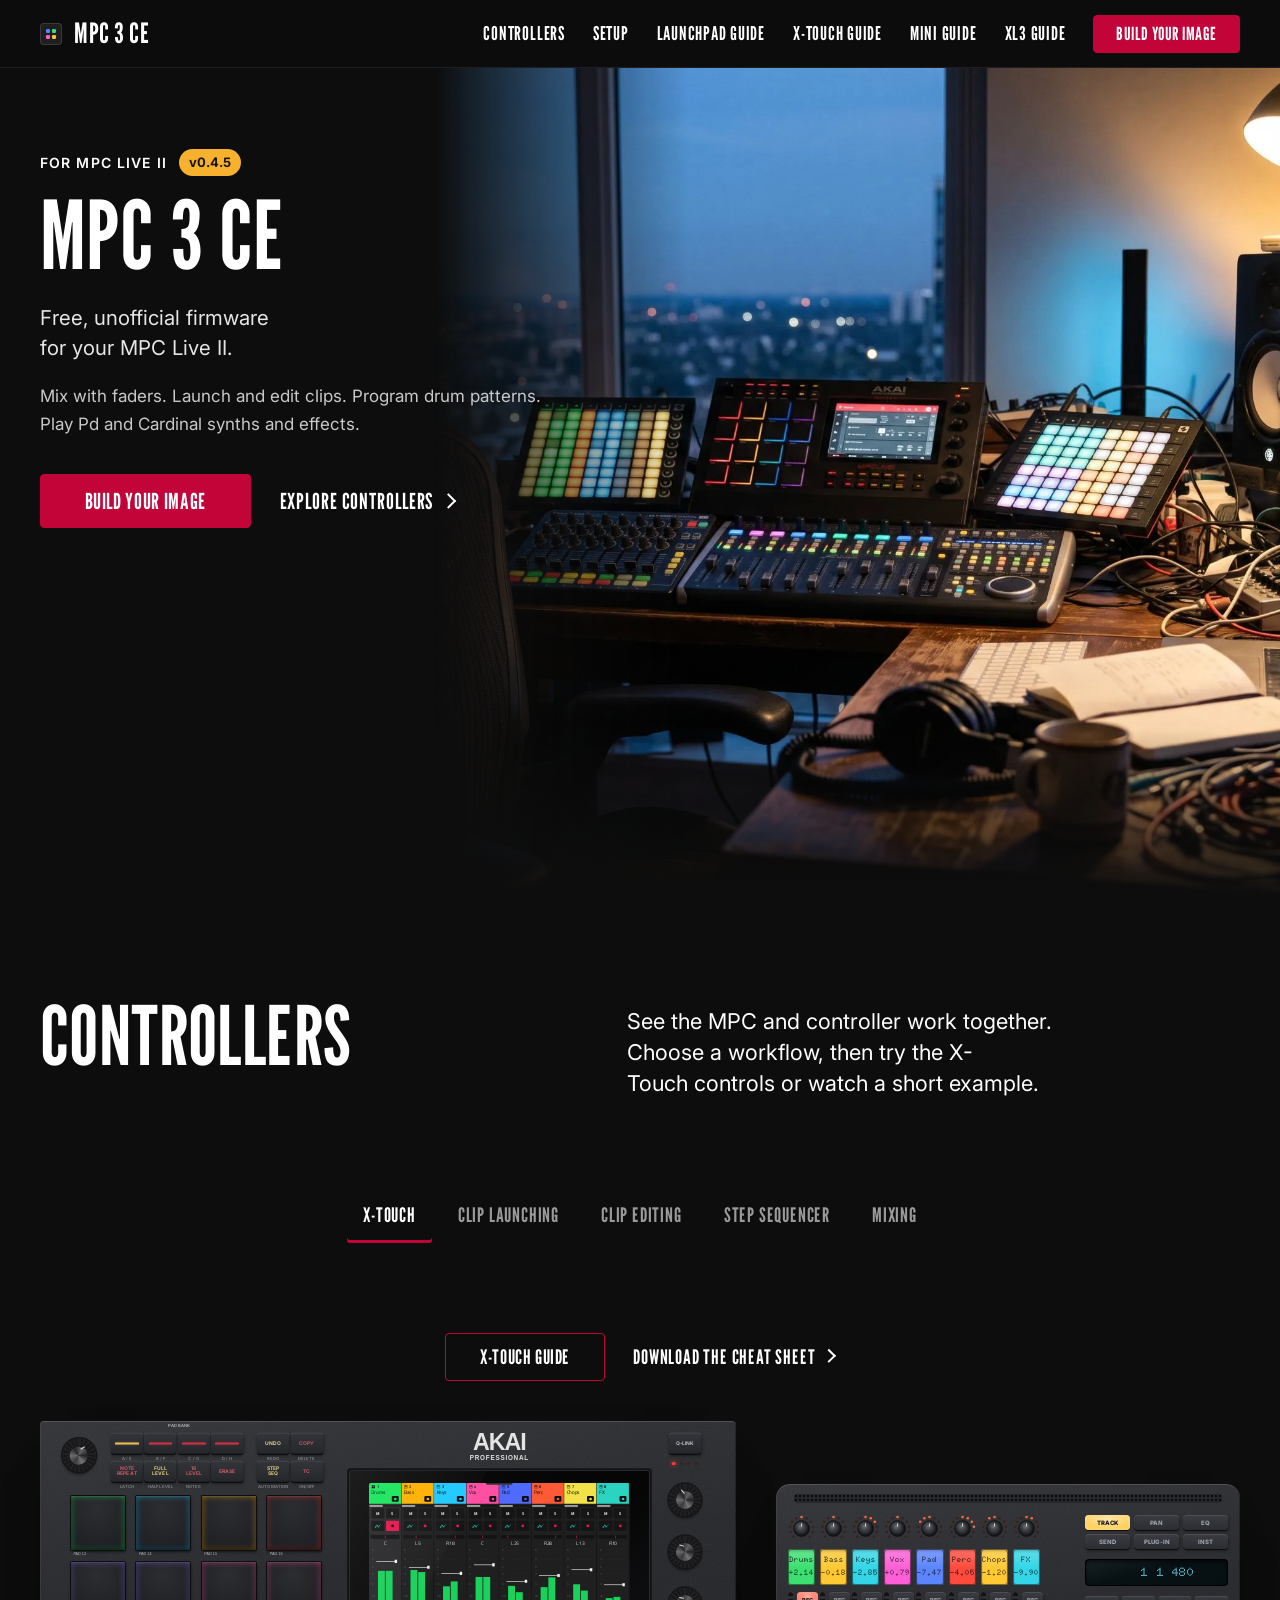
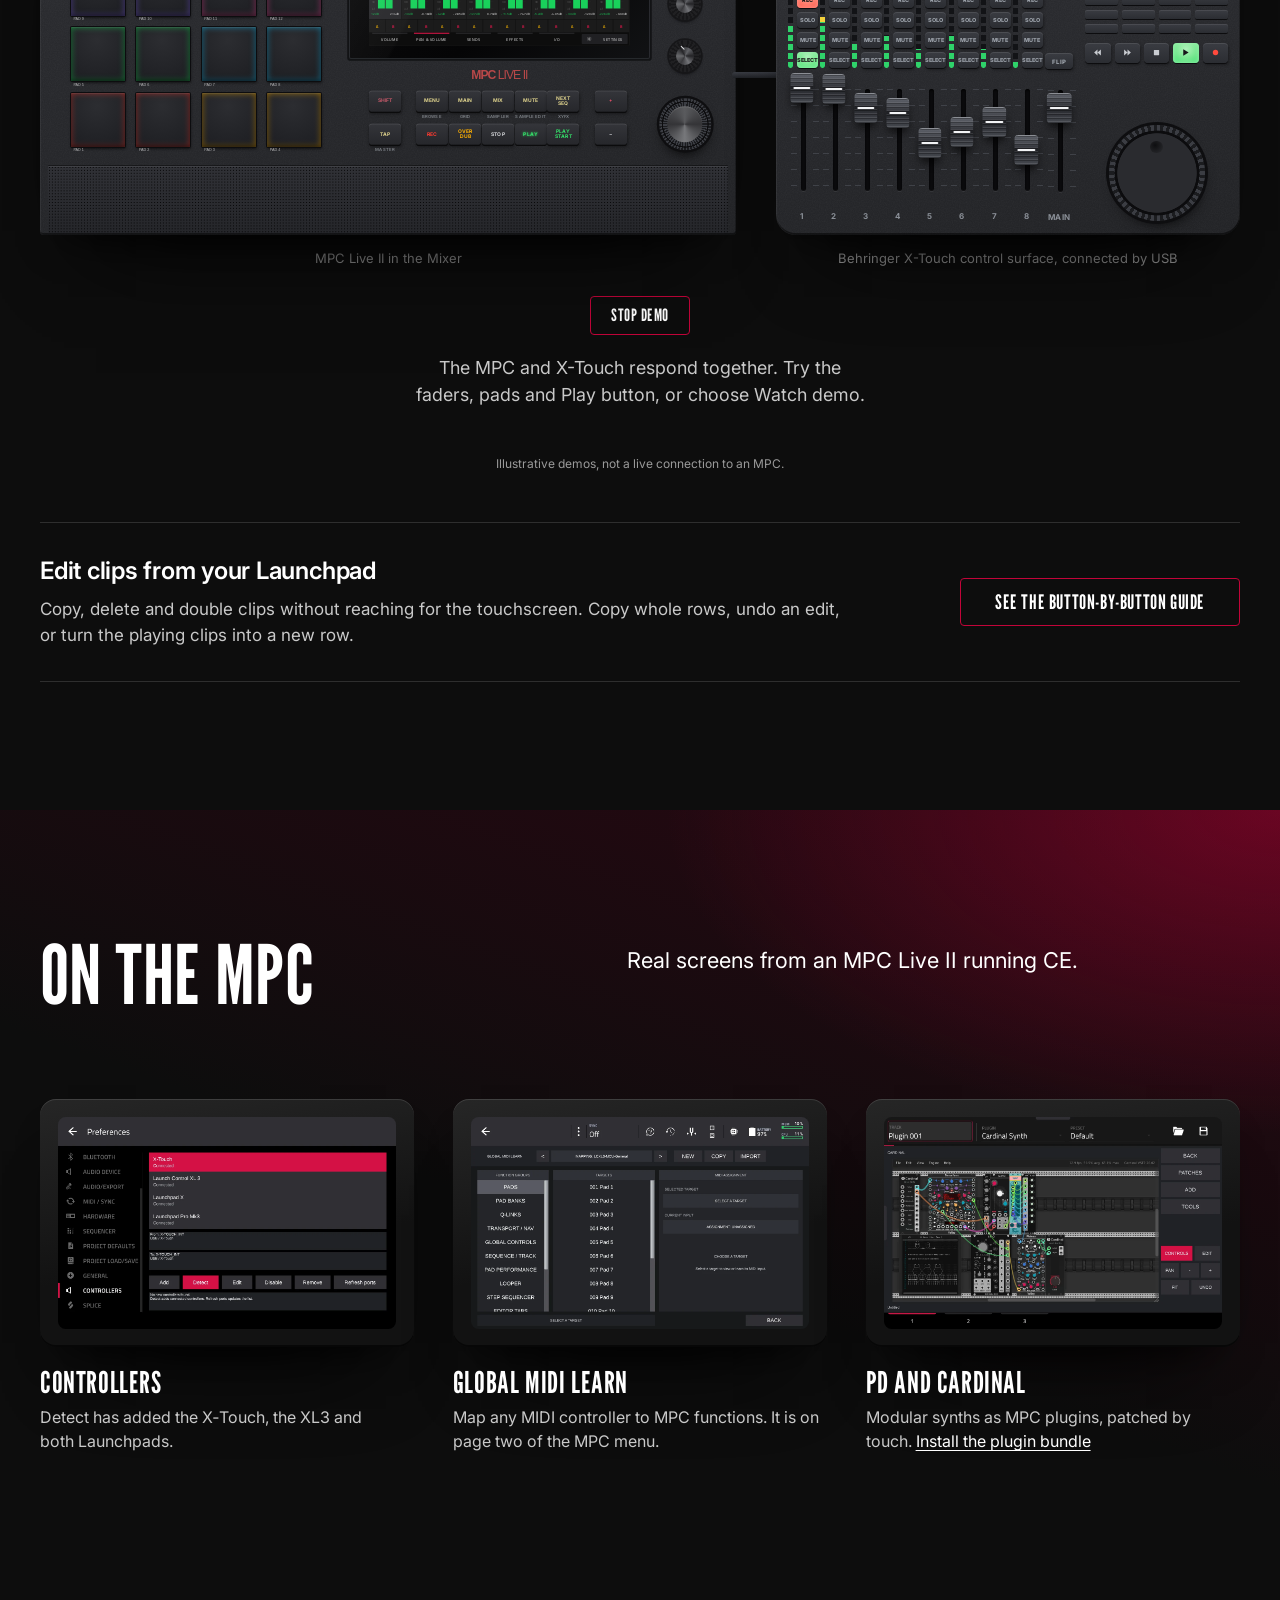
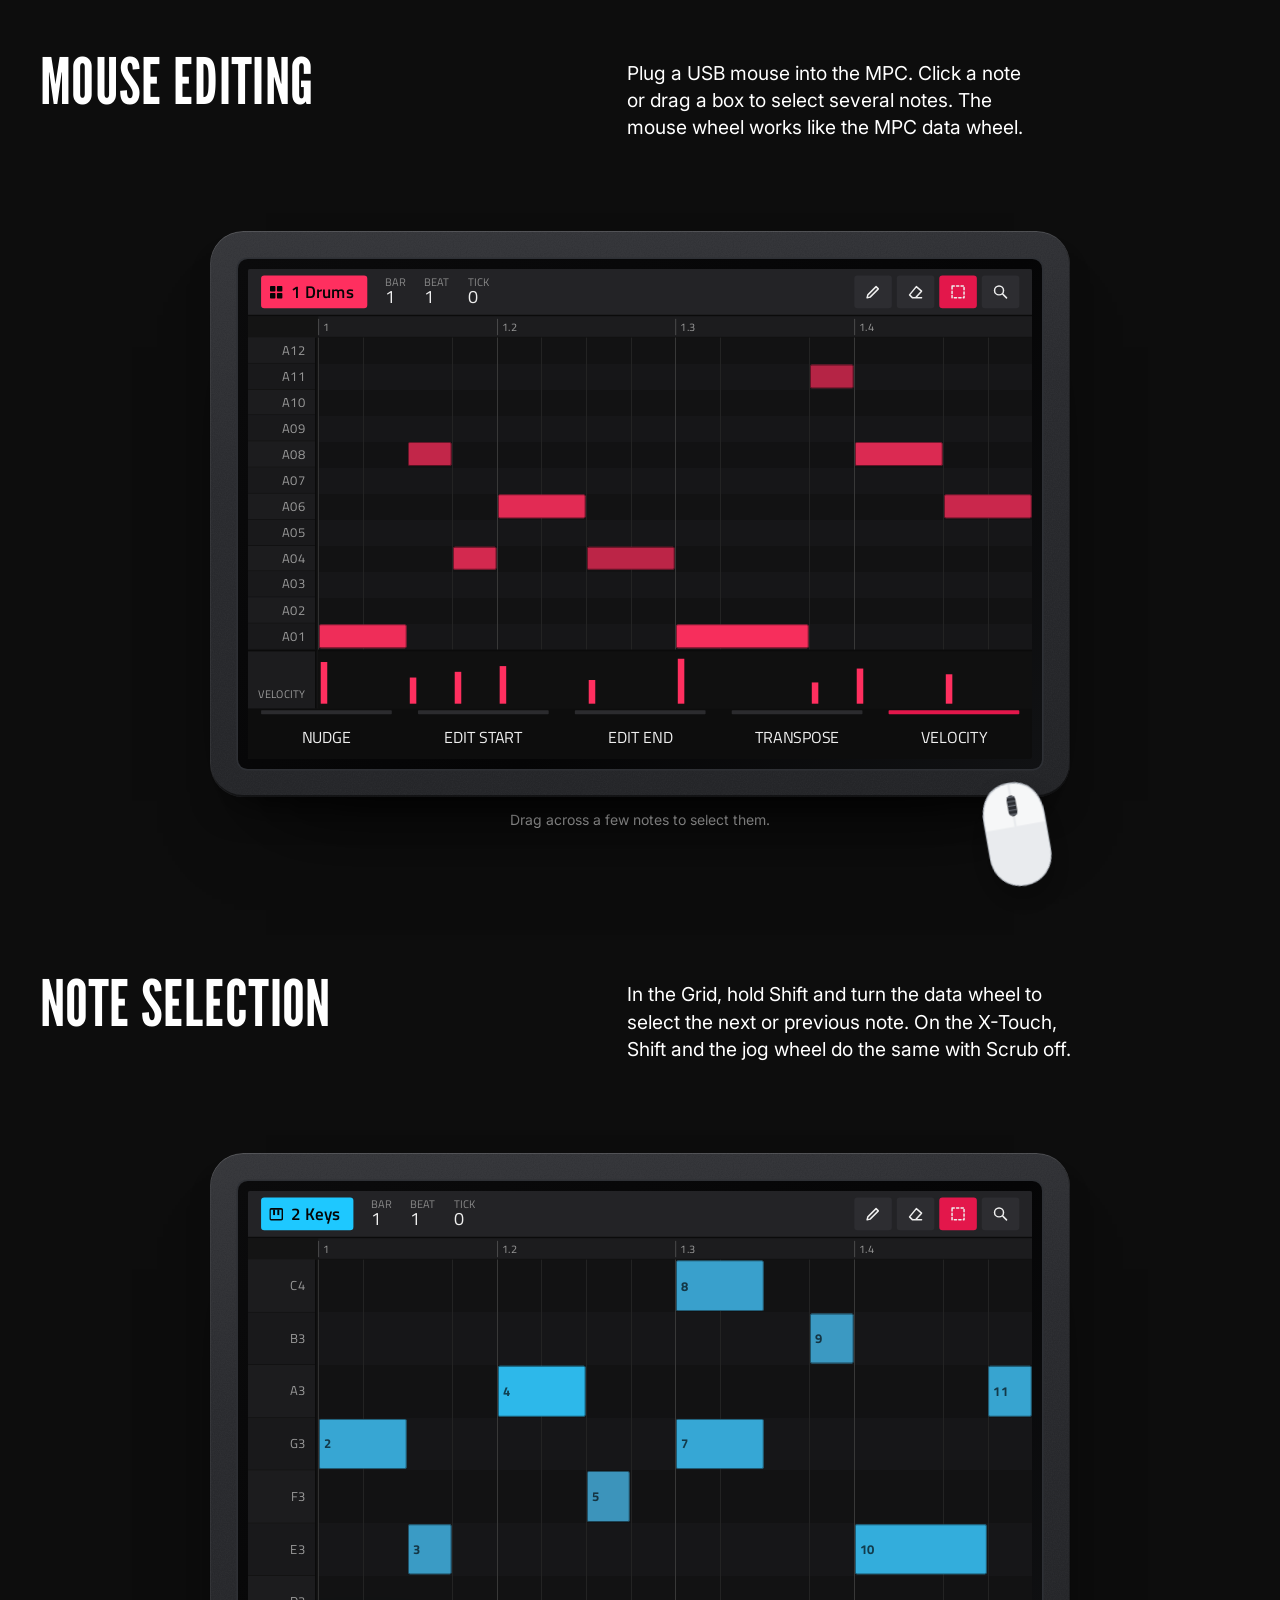
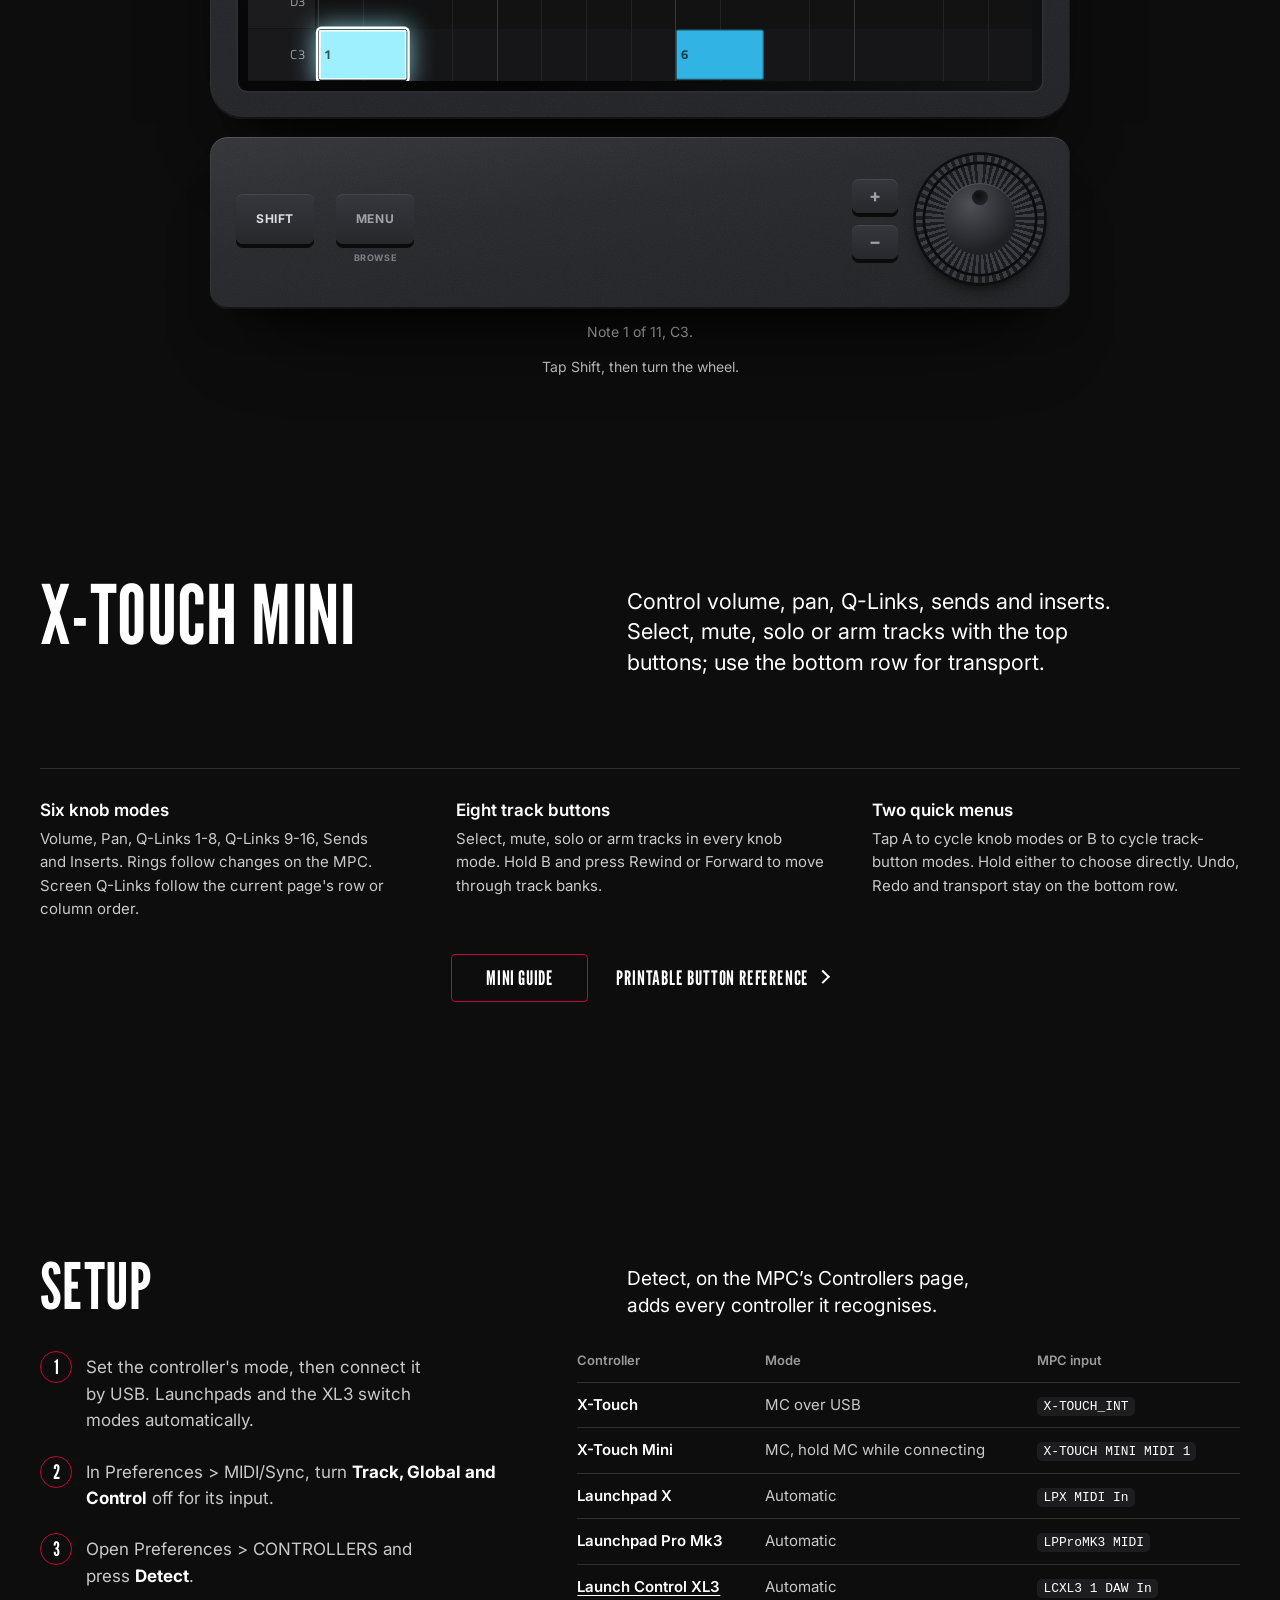
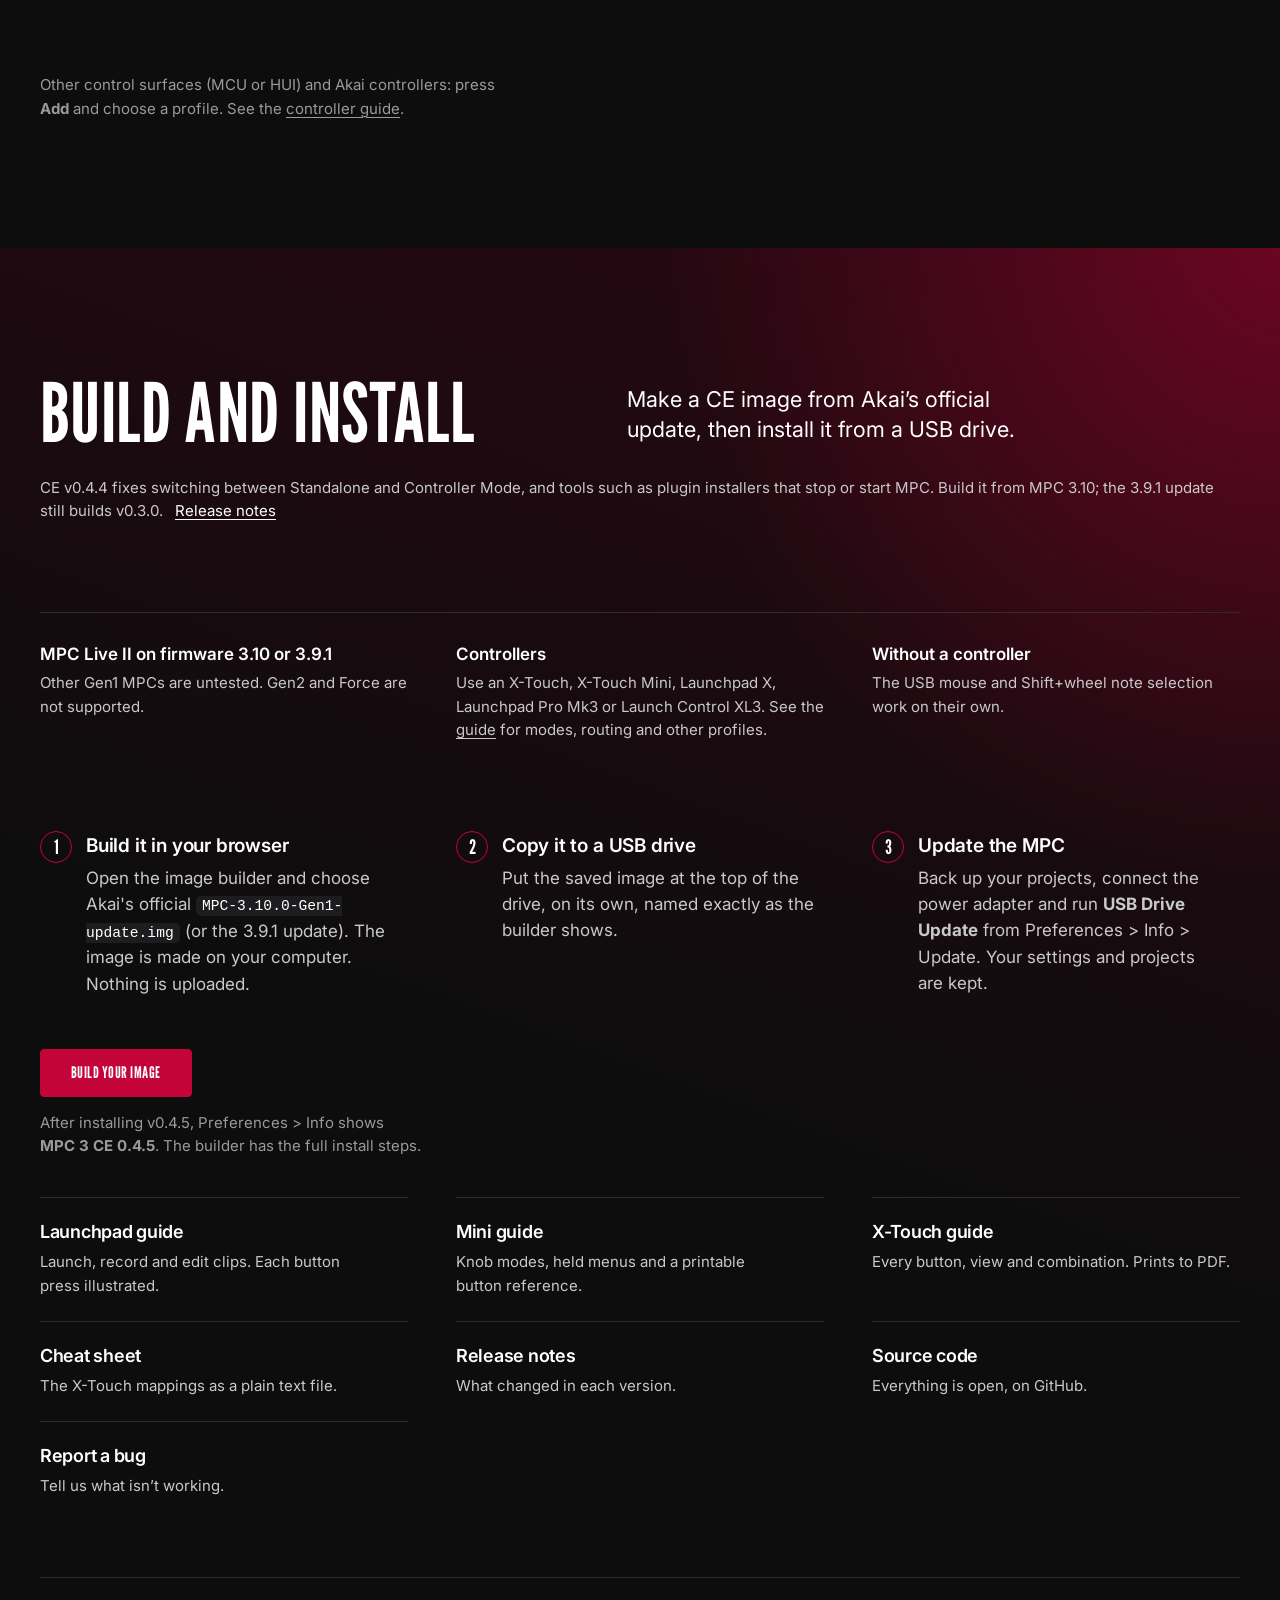
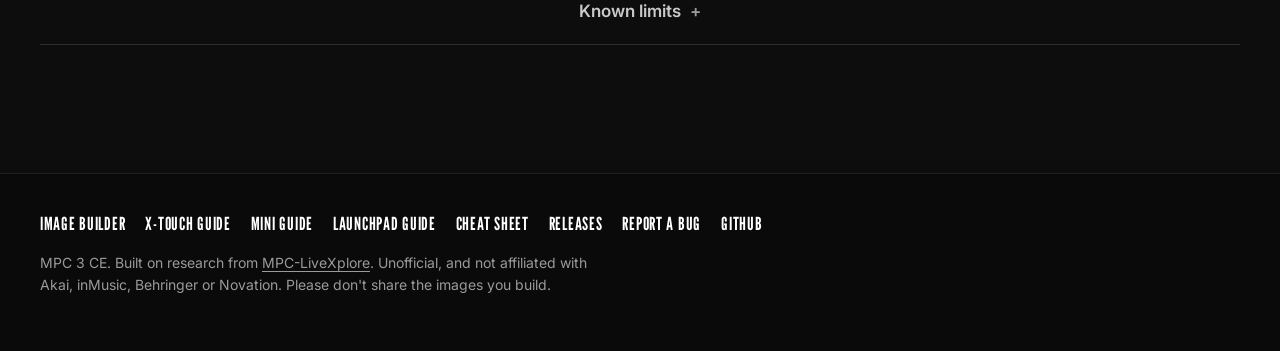
<file: builder/web/index.html>
<!doctype html>
<html lang="en" data-theme="dark">
<head>
  <meta charset="utf-8">
  <meta name="viewport" content="width=device-width, initial-scale=1">
  <title>MPC 3 CE</title>
  <meta name="description" content="Unofficial MPC 3 CE firmware for MPC Live II: motorized faders, clip launching, a step sequencer and mixing, plus Pd and Cardinal on the touchscreen.">
  <link rel="icon" href="favicon.svg" type="image/svg+xml">
  <meta property="og:type" content="website">
  <meta property="og:title" content="MPC 3 CE">
  <meta property="og:description" content="Unofficial MPC 3 CE firmware for MPC Live II: motorized faders, clip launching, a step sequencer and mixing, plus Pd and Cardinal on the touchscreen.">
  <meta property="og:url" content="https://mpc3ce.com/">
  <meta property="og:image" content="https://mpc3ce.com/og.png">
  <meta property="og:image:width" content="1200">
  <meta property="og:image:height" content="630">
  <meta property="og:image:alt" content="MPC 3 CE with a Launchpad showing clips in track colours">
  <meta name="twitter:card" content="summary_large_image">
  <link rel="preconnect" href="https://fonts.googleapis.com">
  <link rel="preconnect" href="https://fonts.gstatic.com" crossorigin>
  <link href="https://fonts.googleapis.com/css2?family=Doto:wght@700..900&family=Titillium+Web:wght@300;400;600;700&display=swap" rel="stylesheet">
  <link href="https://fonts.googleapis.com/css2?family=Inter:wght@400;500;600;700&family=League+Gothic&display=swap" rel="stylesheet">
  <style>
    /* Shared design system, kept identical in index.html, builder.html and guide.html:
       tokens, type scale, links, code, tables, numbered steps, buttons, header and footer. */
    :root {
      color-scheme: light;
      --page: #f7f7f5; --page-2: #ecedea; --surface: #ffffff; --ink: #15171a; --ink-2: #454a52; --ink-3: #5c636b; --line: #d5d8dc; --line-2: #e6e8e5;
      --red: #c8322a; --red-hover: #a9271f; --red-soft: #fbe9e7; --red-text: #8f2219;
      /* White on the CTA red passes 4.5:1 in both themes. */
      --cta: #d6362a; --cta-hover: #bb291e; --cta-ink: #ffffff;
      --ok: #1f7a4d; --ok-soft: #e6f4ec; --ok-line: #cfe6d8;
      --header: rgba(247,247,245,.92);
      --sans: "Inter", ui-sans-serif, system-ui, -apple-system, "Segoe UI", Roboto, Helvetica, Arial, sans-serif;
      --mono: ui-monospace, "SF Mono", Menlo, Consolas, monospace;
      --radius: 10px; --radius-s: 6px;
    }
    @media (prefers-color-scheme: dark) { :root:not([data-theme="light"]) {
      color-scheme: dark;
      --page: #0f1013; --page-2: #181a1e; --surface: #15171a; --ink: #eceef1; --ink-2: #b0b5bc; --ink-3: #8a9099; --line: #2c2f35; --line-2: #212328;
      --red: #f0594e; --red-hover: #ff7067; --red-soft: #33191a; --red-text: #ffb3ab;
      --ok: #5fcf8f; --ok-soft: #13271b; --ok-line: #24472f;
      --header: rgba(15,16,19,.85);
    } }
    :root[data-theme="dark"] {
      color-scheme: dark;
      --page: #0f1013; --page-2: #181a1e; --surface: #15171a; --ink: #eceef1; --ink-2: #b0b5bc; --ink-3: #8a9099; --line: #2c2f35; --line-2: #212328;
      --red: #f0594e; --red-hover: #ff7067; --red-soft: #33191a; --red-text: #ffb3ab;
      --ok: #5fcf8f; --ok-soft: #13271b; --ok-line: #24472f;
      --header: rgba(15,16,19,.85);
    }

    * { box-sizing: border-box; }
    html { background: var(--page); scroll-behavior: smooth; -webkit-text-size-adjust: 100%; }
    body { margin: 0; font-family: var(--sans); font-size: 16px; line-height: 1.6; color: var(--ink); background: var(--page); -webkit-font-smoothing: antialiased; overflow-x: hidden; }
    h1, h2, h3 { color: var(--ink); text-wrap: balance; }
    p, li, dd, td { text-wrap: pretty; }
    h1 { font-size: clamp(32px, 4vw, 52px); font-weight: 600; letter-spacing: -.04em; line-height: 1.08; margin: 0; }
    h2 { font-size: clamp(26px, 2.6vw, 34px); font-weight: 600; letter-spacing: -.03em; line-height: 1.15; margin: 0 0 14px; }
    h3 { font-size: 18px; font-weight: 600; letter-spacing: -.015em; line-height: 1.3; margin: 0 0 6px; }
    .lead { margin: 16px 0 0; font-size: 18px; line-height: 1.6; color: var(--ink-2); max-width: 58ch; }
    .small { font-size: 14px; color: var(--ink-3); }
    a { color: inherit; text-decoration-thickness: 1px; text-underline-offset: 3px; }
    a:hover { color: var(--red); }
    :focus-visible { outline: 2px solid var(--red); outline-offset: 3px; border-radius: 4px; }
    code, kbd { font-family: var(--mono); font-size: .86em; }
    code { background: var(--page-2); padding: 2px 6px; border-radius: 5px; overflow-wrap: anywhere; }
    kbd { border: 1px solid var(--line); border-bottom-width: 2px; border-radius: 5px; padding: 1px 6px; background: var(--surface); white-space: nowrap; }
    [hidden] { display: none !important; }
    .wrap { width: min(1200px, 100% - 48px); margin-inline: auto; }
    @media (max-width: 640px) { .wrap { width: calc(100% - 32px); } }

    /* Tables: rules between rows, quiet column headings */
    .table-wrap { overflow-x: auto; }
    table { width: 100%; border-collapse: collapse; font-size: 15px; }
    caption { caption-side: top; text-align: left; font-size: 18px; font-weight: 600; letter-spacing: -.015em; color: var(--ink); padding-bottom: 10px; }
    th, td { text-align: left; vertical-align: top; padding: 11px 18px 11px 0; border-top: 1px solid var(--line); line-height: 1.5; }
    thead th { border-top: 0; padding-top: 0; font-size: 13px; font-weight: 600; color: var(--ink-3); }
    tbody th, td:first-child { color: var(--ink); font-weight: 600; }
    td { color: var(--ink-2); }
    td small { display: block; color: var(--ink-3); font-weight: 400; font-size: 13px; }

    /* Numbered steps: one marker style for every sequence */
    .numbered { list-style: none; counter-reset: n; margin: 0; padding: 0; }
    .numbered > li { counter-increment: n; position: relative; padding-left: 46px; }
    .numbered > li::before { content: counter(n); position: absolute; left: 0; top: 0; width: 30px; height: 30px; border-radius: 50%; border: 1.5px solid var(--ink); display: grid; place-items: center; font-size: 14px; font-weight: 600; line-height: 1; color: var(--ink); }

    /* Buttons: one style, one primary (the red call to action) */
    .btn { appearance: none; font: inherit; font-size: 14px; font-weight: 600; line-height: 1.1; border: 1px solid var(--line); border-radius: var(--radius-s); padding: 12px 18px; background: transparent; color: var(--ink); cursor: pointer; text-decoration: none; display: inline-flex; align-items: center; gap: 10px; transition: background .15s, border-color .15s, color .15s; white-space: nowrap; }
    .btn:hover { background: var(--ink); border-color: var(--ink); color: var(--page); }
    .btn:active { transform: translateY(1px); }
    .btn.small { padding: 9px 13px; font-size: 13px; }
    .btn.primary { background: var(--cta); border-color: var(--cta); color: var(--cta-ink); }
    .btn.primary:hover { background: var(--cta-hover); border-color: var(--cta-hover); color: var(--cta-ink); }
    .btn:disabled { opacity: .4; cursor: default; transform: none; }
    .btn:disabled:hover { background: transparent; border-color: var(--line); color: var(--ink); }
    .btn.primary:disabled:hover { background: var(--cta); border-color: var(--cta); color: var(--cta-ink); }
    .btn.quiet { border-color: transparent; color: var(--ink-2); padding-inline: 8px; }
    .btn.quiet:hover { background: transparent; color: var(--red); }

    /* Header */
    .top { position: sticky; top: 0; z-index: 20; background: var(--header); backdrop-filter: saturate(150%) blur(12px); -webkit-backdrop-filter: saturate(150%) blur(12px); border-bottom: 1px solid var(--line); }
    .top .wrap { display: flex; align-items: center; justify-content: space-between; gap: 12px 16px; min-height: 64px; height: auto; padding-block: 12px; flex-wrap: wrap; }
    .brand { display: flex; align-items: center; gap: 10px; text-decoration: none; font-weight: 600; letter-spacing: -.01em; white-space: nowrap; }
    .brand:hover { color: var(--ink); }
    .brand .mark { width: 26px; height: 26px; border-radius: 7px; background: var(--ink); display: grid; place-items: center; }
    .brand .mark i { display: block; width: 10px; height: 10px; border-radius: 2px; background: var(--cta); }
    .brand .tag { font-size: 12px; font-weight: 600; color: var(--ink-3); border: 1px solid var(--line); border-radius: 999px; padding: 1px 8px; }
    .top nav { display: flex; flex-wrap: wrap; align-items: center; gap: 10px 22px; font-size: 15px; font-weight: 600; }
    .top nav a:not(.btn) { text-decoration: none; color: var(--ink-2); white-space: nowrap; }
    .top nav a:not(.btn):hover, .top nav a[aria-current="page"]:not(.btn) { color: var(--ink); }
    .top .btn { padding: 9px 14px; }
    .theme { width: 36px; height: 36px; padding: 0; display: grid; place-items: center; border: 0; background: transparent; color: var(--ink-2); border-radius: 8px; cursor: pointer; }
    .theme:hover { background: var(--page-2); color: var(--ink); }
    .theme svg { width: 18px; height: 18px; }
    .theme .sun { display: none; }
    :root[data-theme="dark"] .theme .sun { display: block; }
    :root[data-theme="dark"] .theme .moon { display: none; }
    @media (prefers-color-scheme: dark) { :root:not([data-theme="light"]) .theme .sun { display: block; } :root:not([data-theme="light"]) .theme .moon { display: none; } }
    .top nav a[aria-current="page"] { text-decoration: underline; text-underline-offset: 5px; }
    @media (max-width: 1000px) { .top { position: static; } }
    @media (max-width: 560px) { .brand .tag { display: none; } .top nav { gap: 10px 22px; } .top nav .btn { padding: 9px 12px; font-size: 14px; } }


    /* Footer */
    footer { padding: 36px 0 56px; border-top: 1px solid var(--line); font-size: 14px; color: var(--ink-3); }
    footer .wrap { display: flex; flex-wrap: wrap; justify-content: space-between; gap: 14px 32px; }
    footer nav { display: flex; flex-wrap: wrap; gap: 6px 20px; }
    footer nav a { color: var(--ink-2); text-decoration: none; font-weight: 600; }
    footer nav a:hover { color: var(--red); }
    footer p { margin: 0; max-width: 64ch; }
    @media (prefers-reduced-motion: reduce) { html { scroll-behavior: auto; } .btn { transition: none; } }

    /* Devices: hardware and MPC screens look the same in both themes, with one shadow and one edge highlight. */
    :root {
      --led-red: #ff4a3d; --led-yel: #ffc933; --led-grn: #3be070; --led-cyan: #33d6e6; --led-blue: #5b85ff; --led-mag: #ff5fd6;
      --mpc-red: #e3174b; --mpc-bg: #1b1b1b; --mpc-panel: #1f1f1f; --mpc-ink: #f2f2f2;
      --dev-shadow: 6px 24px 38px -24px rgba(12,14,18,.7), 2px 6px 12px -8px rgba(12,14,18,.45);
      /* Matte plastic: a faint grain over a top-lit gradient, and a bevel catching the same light. */
      --grain: url("data:image/svg+xml,%3Csvg xmlns='http://www.w3.org/2000/svg' width='140' height='140'%3E%3Cfilter id='n'%3E%3CfeTurbulence type='fractalNoise' baseFrequency='.85' numOctaves='2' stitchTiles='stitch'/%3E%3CfeColorMatrix values='0 0 0 0 1 0 0 0 0 1 0 0 0 0 1 0 0 0 .045 0'/%3E%3C/filter%3E%3Crect width='140' height='140' filter='url(%23n)'/%3E%3C/svg%3E");
      --chassis: linear-gradient(172deg, #333438 0%, #27282c 38%, #202124 100%);
      --bevel: inset 0 1px 0 rgba(255,255,255,.14), inset 1px 0 0 rgba(255,255,255,.05), inset 0 -2px 0 rgba(0,0,0,.5), inset -1px 0 0 rgba(0,0,0,.28);
      --mpc: "Titillium Web", "Inter", ui-sans-serif, system-ui, sans-serif;
      --lcd: "Doto", ui-monospace, "SF Mono", Menlo, Consolas, monospace;
    }
    @media (prefers-color-scheme: dark) { :root:not([data-theme="light"]) { --dev-shadow: 10px 40px 70px -40px rgba(0,0,0,.9), 4px 14px 28px -16px rgba(0,0,0,.7); } }
    :root[data-theme="dark"] { --dev-shadow: 10px 40px 70px -40px rgba(0,0,0,.9), 4px 14px 28px -16px rgba(0,0,0,.7); }

    .skip { position: absolute; left: 16px; top: -60px; z-index: 40; padding: 10px 14px; border-radius: 8px; background: var(--ink); color: var(--page); font-weight: 700; text-decoration: none; }
    .skip:focus { top: 76px; }
    .fring { position: absolute; z-index: 30; display: none; pointer-events: none; border: 2px solid #ff5a4f; border-radius: 4px; box-shadow: 0 0 0 1px #000, 0 0 12px rgba(255,90,79,.6); }
    .vui :focus-visible { outline: none; }
    .nojs { margin: 18px 0 0; font-size: 15px; font-weight: 600; color: var(--ink-2); }

    /* Hero */
    .hero-row { display: grid; grid-template-columns: minmax(0, 1fr) auto; gap: 24px 48px; align-items: end; margin-top: 24px; }
    .ctas { display: flex; flex-wrap: wrap; gap: 12px; }
    @media (max-width: 860px) { .hero-row { grid-template-columns: 1fr; } }

    /* Stage: MPC Live II, a USB cable, X-Touch */
    .stage { position: relative; display: grid; grid-template-columns: minmax(0, 60fr) 40px minmax(0, 40fr); align-items: end; margin-top: 48px; }
    .stage figure { margin: 0; }
    .stage figcaption { margin-top: 12px; font-size: 14px; color: var(--ink-3); }
    .stage-hint { margin: 22px 0 0; font-size: 14px; color: var(--ink-3); }
    @media (max-width: 1060px) { .stage { grid-template-columns: minmax(0, 1fr); max-width: 760px; margin-inline: auto; } .stage .xt { max-width: 560px; width: 100%; justify-self: center; } }
    .wire { position: relative; align-self: stretch; }
    .wire::before { content: ""; position: absolute; left: -4px; right: -4px; top: 58%; height: 6px; margin-top: -3px; border-radius: 3px; background: linear-gradient(#3a3d44, #202226); }
    .wire i { position: absolute; left: 0; top: 58%; width: 10px; height: 10px; margin: -5px 0 0 -5px; border-radius: 50%; background: var(--pc, var(--led-cyan)); box-shadow: 0 0 12px 2px var(--pc, var(--led-cyan)); animation: pulse-x .5s linear forwards; pointer-events: none; }
    .wire i.to-mpc { --pc: var(--led-yel); animation-direction: reverse; }
    @keyframes pulse-x { 0% { left: 0; opacity: 0; } 15% { opacity: 1; } 85% { opacity: 1; } 100% { left: 100%; opacity: 0; } }
    @keyframes pulse-y { 0% { top: 0; opacity: 0; } 15% { opacity: 1; } 85% { opacity: 1; } 100% { top: 100%; opacity: 0; } }
    @media (max-width: 1060px) {
      .wire { height: 56px; width: 100%; }
      .wire::before { left: 50%; right: auto; top: -30px; bottom: -14px; height: auto; width: 6px; margin: 0 0 0 -3px; }
      .wire i { left: 50%; top: 0; margin: -5px 0 0 -5px; animation-name: pulse-y; }
    }
    .ghost { position: absolute; z-index: 5; width: 38px; height: 38px; margin: -19px 0 0 -19px; border-radius: 50%; background: radial-gradient(circle, rgba(255,255,255,.6), rgba(255,255,255,.14) 60%, transparent 70%); box-shadow: 0 0 0 2px rgba(255,255,255,.4); pointer-events: none; opacity: 0; transition: opacity .2s; }
    .ghost.on { opacity: 1; }
    .ghost.parked { display: none; }

    /* MPC Live II, laid out from the top-panel diagram in Akai's user guide */
    .l2 { position: relative; aspect-ratio: 1.68; container-type: inline-size; border-radius: .3cqw; margin-top: 12px; background: linear-gradient(125deg, #303033, #252528 60%, #2b2b2e); box-shadow: 0 -2px 0 rgba(0,0,0,.5) inset, var(--dev-shadow); user-select: none; -webkit-user-select: none; }
    .l2-jacks { position: absolute; left: 44%; right: 8%; top: -1.3cqw; height: 1.5cqw; display: flex; justify-content: space-between; align-items: flex-end; pointer-events: none; }
    .l2-jacks i { width: 2.2cqw; height: 1.4cqw; border-radius: .4cqw .4cqw 0 0; background: linear-gradient(#3a3b40, #1b1c1f); }
    .l2-jacks i:nth-child(3n) { width: 1.4cqw; height: 1.8cqw; background: linear-gradient(#8a8c90, #3a3b40); }
    .l2 .c { position: absolute; transform: translate(-50%, -50%); }
    .hb { appearance: none; border: 0; padding: 0; width: 4.6cqw; height: 3cqw; border-radius: .45cqw; background: linear-gradient(#34353a, #26272b); box-shadow: 0 .22cqw 0 #0b0b0c, 0 1px 0 rgba(255,255,255,.08) inset; color: #d6d8db; font: 700 .72cqw/1.05 var(--sans); letter-spacing: .02em; display: grid; place-items: center; text-align: center; cursor: pointer; transition: background .1s, color .1s, box-shadow .1s; }
    .hb small { position: absolute; left: 50%; top: calc(100% + .45cqw); transform: translateX(-50%); font-size: .6cqw; font-weight: 600; color: #7d8187; white-space: nowrap; letter-spacing: .03em; }
    .hb.lit { color: var(--lc); background: linear-gradient(#34353a, #26272b); box-shadow: 0 .22cqw 0 #0b0b0c; text-shadow: 0 0 .35cqw var(--lc); }
    .hb:active { box-shadow: 0 .08cqw 0 #0b0b0c; transform: translate(-50%, calc(-50% + .14cqw)); }
    .hb.dim { color: #b8bbbf; }
    .hb.tint { color: var(--lc); }
    .knob { border-radius: 50%; background: radial-gradient(circle at 38% 30%, #54575e, #222326 62%, #151518); box-shadow: 0 0 0 .3cqw #0e0e10, 0 .6cqw 1cqw -.3cqw rgba(0,0,0,.9); cursor: grab; touch-action: none; }
    .knob::after { content: ""; position: absolute; left: 50%; top: 9%; width: 8%; height: 30%; margin-left: -4%; border-radius: 99px; background: #e6e7e9; transform-origin: 50% 136.7%; transform: rotate(var(--r, 0deg)); }
    .dial { border-radius: 50%; background: radial-gradient(circle, transparent 60%, #0c0c0e 61%, #0c0c0e 63%, transparent 64%), repeating-conic-gradient(from var(--r, 0deg), #3b3d43 0 3.5deg, #1b1c1f 3.5deg 7deg); box-shadow: 0 0 0 .35cqw #0e0e10, 0 1cqw 1.8cqw -.6cqw rgba(0,0,0,.9); cursor: grab; touch-action: none; }
    .dial::before { content: ""; position: absolute; inset: 22%; border-radius: 50%; background: radial-gradient(circle at 38% 30%, #4d5057, #1f2023 70%); box-shadow: 0 1px 0 rgba(255,255,255,.12) inset; }
    .dial::after { content: ""; position: absolute; left: 50%; top: 27%; width: 12%; height: 12%; margin-left: -6%; border-radius: 50%; background: radial-gradient(circle at 40% 35%, #0e0e10, #2b2c30); transform-origin: 50% 191.7%; transform: rotate(var(--r, 0deg)); }
    .l2-pads { position: absolute; left: 4.4%; top: 18.2%; width: 36%; aspect-ratio: 1; display: grid; grid-template-columns: repeat(4, 1fr); gap: 1.64cqw; }
    .pad { position: relative; appearance: none; border: 0; padding: 0; border-radius: .15cqw; background: radial-gradient(circle at 50% 45%, #1d1d20, #131315 75%); box-shadow: 0 0 0 .18cqw color-mix(in oklab, var(--pc) 85%, transparent) inset, 0 0 .45cqw -.2cqw var(--pc), 0 .25cqw .4cqw rgba(0,0,0,.6); cursor: pointer; transition: background .25s, box-shadow .25s; }
    .pad.hit { transition: none; background: radial-gradient(circle at 50% 45%, color-mix(in oklab, var(--pc) 75%, #fff), color-mix(in oklab, var(--pc) 45%, #111) 80%); box-shadow: 0 0 0 .18cqw var(--pc) inset, 0 0 1.2cqw 0 var(--pc); }
    .l2-screen { position: absolute; left: 44.5%; top: 12%; width: 43%; padding: 1.8cqw 2.8cqw; border-radius: .15cqw; background: linear-gradient(135deg, #0b0b0c, #050506 60%, #111214); box-shadow: 0 0 0 .12cqw #2e3035, 0 0 0 .4cqw #121315; }
    .l2-model { position: absolute; left: 66%; top: 61.3%; transform: translate(-50%, -50%); font: 500 1.75cqw/1 Arial, sans-serif; letter-spacing: -.08em; color: #b74849; }
    .l2-leds { position: absolute; left: 92.7%; top: 10.3%; transform: translate(-50%, -50%); display: flex; gap: .55cqw; }
    .l2-leds i { width: .55cqw; height: .55cqw; border-radius: 50%; background: #3a2323; }
    .l2-leds i.on { background: #ff3b30; box-shadow: 0 0 .8cqw #ff3b30; }
    .l2-grille { position: absolute; left: 1.2%; right: 1.2%; top: 83.3%; bottom: .5%; border-radius: .12cqw; background: radial-gradient(circle, #070708 0 38%, transparent 44%) 0 0 / .42cqw .42cqw, linear-gradient(#303136, #25262a); box-shadow: 0 1px 0 rgba(255,255,255,.08) inset, 0 -1px 0 rgba(0,0,0,.4); }

    /* MPC 3 screens, drawn at native resolution and scaled to fit */
    .vwrap { position: relative; aspect-ratio: 16 / 10; overflow: hidden; background: var(--mpc-bg); border-radius: 2px; }
    .vui { position: absolute; left: 0; top: 0; transform-origin: 0 0; font-family: var(--mpc); color: var(--mpc-ink); }
    .mixer { width: 1280px; height: 800px; background: var(--mpc-bg); }
    .mixer .pull { position: absolute; left: 575px; top: 0; z-index: 1; width: 130px; height: 9px; border-radius: 0 0 6px 6px; background: #2f2f33; }
    .vs { position: absolute; top: 0; height: 734px; width: 160px; background: var(--mpc-panel); border-right: 2px solid #0b0b0b; }
    .vs.sel { background: #29292c; }
    .vs-head { position: relative; height: 102px; padding: 8px 12px; background: var(--tc); color: #050505; cursor: pointer; }
    .vs-num { display: flex; align-items: center; gap: 8px; font-size: 22px; font-weight: 600; line-height: 1; }
    .vs-num svg { width: 18px; height: 18px; }
    .vs-name { font-size: 24px; line-height: 1.3; font-weight: 400; white-space: nowrap; overflow: hidden; }
    .vs-rt { position: absolute; right: 12px; bottom: 10px; width: 34px; height: 28px; border-radius: 5px; background: #0a0a0a; display: grid; place-items: center; }
    .vs-rt i { width: 13px; height: 13px; border-radius: 50%; background: var(--tc); }
    .vs-lvl { height: 6px; margin: 8px 2px 0; background: #111; }
    .vs-lvl i { display: block; height: 100%; width: 42%; background: #e8e8e8; }
    .vs-btn { position: absolute; width: 64px; height: 50px; border-radius: 4px; border: 0; padding: 0; background: #151515; color: var(--mpc-ink); font: 700 22px/1 var(--mpc); display: grid; place-items: center; cursor: pointer; }
    .vs-btn.m.on { background: #ffba00; color: #111; }
    .vs-btn.s.on { background: #00c3ff; color: #111; }
    .vs-btn.arm i { width: 14px; height: 14px; border-radius: 50%; background: var(--mpc-red); }
    .vs-btn.arm.on { background: var(--mpc-red); }
    .vs-btn.arm.on i { background: #111; }
    .vs-btn svg { width: 34px; height: 24px; }
    .vs-pan { position: absolute; left: 6px; right: 6px; top: 254px; height: 22px; border: 2px solid #2d2d2d; background: #121212; cursor: ew-resize; touch-action: none; }
    .vs-pan i { position: absolute; top: 2px; bottom: 2px; width: 3px; margin-left: -1.5px; background: var(--mpc-red); }
    .vs-pv { position: absolute; left: 0; right: 0; top: 280px; text-align: center; font-size: 24px; font-weight: 400; color: #d8d8d8; }
    .vs-scale { position: absolute; inset: 0; pointer-events: none; }
    .vs-scale b { position: absolute; left: 14px; font-size: 15px; font-weight: 400; color: #5a5a5a; transform: translateY(-50%); }
    .vs-scale s { position: absolute; left: 44px; right: 26px; height: 1px; background: #2e2e2e; text-decoration: none; }
    .vs-meter { position: absolute; bottom: 117px; width: 34px; height: 2px; background: #19d15b; }
    .vs-meter.l { left: 44px; } .vs-meter.r { left: 82px; }
    .vs-fz { position: absolute; left: 0; right: 0; top: 318px; height: 309px; cursor: ns-resize; touch-action: none; }
    .vs-thumb { position: absolute; left: 36px; width: 100px; height: 3px; margin-top: -1.5px; background: #f2f2f2; top: 0; }
    .vs-thumb::after { content: ""; position: absolute; right: -2px; top: -6px; width: 12px; height: 15px; background: #f2f2f2; border-radius: 1px; }
    .vs-db { position: absolute; top: 632px; left: 10px; right: 8px; display: flex; justify-content: space-between; font-size: 16px; }
    .vs-db .pk { color: #19d15b; }
    .vs-ab { position: absolute; left: 0; right: 0; top: 670px; height: 64px; display: grid; grid-template-columns: 1fr 1fr; border-top: 2px solid #0b0b0b; background: #1b1b1b; }
    .vs-ab span { display: grid; place-items: center; font-size: 22px; font-weight: 600; }
    .vs-ab span + span { border-left: 2px solid #0b0b0b; }
    .vtabs { position: absolute; left: 0; right: 0; bottom: 0; height: 66px; background: #0d0d0d; display: flex; }
    .vtabs span { position: relative; flex: 1; display: grid; place-items: center; font-size: 22px; font-weight: 400; text-transform: uppercase; letter-spacing: .01em; color: #f0f0f0; padding-top: 8px; }
    .vtabs span::before { content: ""; position: absolute; left: 16px; right: 16px; top: 2px; height: 5px; border-radius: 1px; background: #2b2b2e; }
    .vtabs span.on::before { background: var(--mpc-red); }
    .vtabs span.set { flex: 1.1; margin: 8px 8px 8px 20px; border-radius: 4px; background: #202023; padding-top: 0; gap: 10px; grid-auto-flow: column; }
    .vtabs span.set::before { display: none; }

    /* X-Touch */
    .xt-body { position: relative; background: linear-gradient(180deg, #2b2d32 0, #1e1f23 70px, #1b1c20); border-radius: 16px; padding: 14px 12px 18px; box-shadow: var(--dev-shadow); user-select: none; -webkit-user-select: none; }
    .xb { appearance: none; border: 0; font: inherit; font-size: 9.5px; font-weight: 800; letter-spacing: .04em; color: #9aa0a8; background: linear-gradient(#34363c, #2a2c31); border-radius: 4px; height: 24px; padding: 0 9px; display: inline-grid; place-items: center; box-shadow: 0 1px 0 rgba(255,255,255,.07) inset, 0 2px 0 #111; cursor: pointer; transition: background .12s, color .12s, box-shadow .12s; }
    .xb:active { transform: translateY(1px); box-shadow: 0 1px 0 rgba(255,255,255,.05) inset, 0 1px 0 #111; }
    .xb.lit { color: #1a1a1a; background: var(--lc, var(--led-yel)); box-shadow: 0 2px 0 #111; }
    .xb.play { --lc: var(--led-grn); }
    .xb.stop { --lc: #e8ebef; }
    .xb.static { cursor: default; }
    .tc { font-family: var(--lcd); font-weight: 800; font-size: 15px; letter-spacing: .05em; color: #74e5ff; background: #081013; border-radius: 4px; padding: 3px 8px; box-shadow: 0 0 0 1px #000 inset; font-variant-numeric: tabular-nums; text-align: center; }
    .xt-strips { display: grid; grid-template-columns: repeat(8, minmax(0, 1fr)) minmax(0, 1.05fr); gap: 5px; }
    .xs { display: flex; flex-direction: column; align-items: center; gap: 7px; min-width: 0; }
    .enc { width: 38px; max-width: 100%; aspect-ratio: 1; position: relative; cursor: ns-resize; touch-action: none; border-radius: 50%; }
    .enc svg { position: absolute; inset: 0; width: 100%; height: 100%; }
    .enc .led { fill: #3a2019; transition: fill .06s; }
    .enc .led.on { fill: #ff6a3d; }
    .enc .kn { fill: url(#knobGrad); stroke: #0c0c0e; stroke-width: 1; }
    .lcd { width: 100%; height: 36px; border-radius: 3px; background: #0e0f11; padding: 4px 1px; font-family: var(--lcd); font-weight: 800; font-size: 9.5px; line-height: 13px; color: #0b0b0b; text-align: center; overflow: hidden; white-space: nowrap; box-shadow: 0 0 0 1px #000 inset; transition: background .25s, box-shadow .25s; }
    .lcd span { display: block; overflow: hidden; }
    .xt-body .lcd { font-size: clamp(6px, 1.75cqw, 9.5px); letter-spacing: 0; }
    .lcd.on { background: var(--c); box-shadow: 0 0 0 1px rgba(0,0,0,.4) inset; }
    .xs-btns { display: grid; gap: 4px; width: 100%; }
    .xs-btns .xb { height: 16px; font-size: 7px; padding: 0; width: 100%; letter-spacing: .01em; }
    .xs-btns .xb.rec { --lc: var(--led-red); }
    .xs-btns .xb.solo { --lc: var(--led-yel); }
    .xs-btns .xb.mute { --lc: var(--led-red); }
    .xs-btns .xb.sel { --lc: var(--led-grn); }
    .xf { position: relative; width: 100%; height: clamp(130px, 26cqw, 188px); cursor: ns-resize; touch-action: none; }
    .xf .slot { position: absolute; left: 50%; top: 14px; bottom: 14px; width: 5px; margin-left: -1px; background: #0a0a0c; border-radius: 3px; box-shadow: 0 1px 0 rgba(255,255,255,.06); }
    .xf .scale { position: absolute; left: 50%; top: 14px; bottom: 14px; width: 28px; margin-left: -11px; background: repeating-linear-gradient(to bottom, #4a4d54 0 1px, transparent 1px 16px); -webkit-mask: linear-gradient(90deg, #000 0 6px, transparent 6px 22px, #000 22px); mask: linear-gradient(90deg, #000 0 6px, transparent 6px 22px, #000 22px); opacity: .7; }
    .xf .xm { position: absolute; left: 0; top: 14px; bottom: 14px; width: 5px; border-radius: 2px; overflow: hidden; background: linear-gradient(to top, #2fd26a 0 60%, #f2cf3a 60% 82%, #ff4a3d 82%); -webkit-mask: repeating-linear-gradient(to top, #000 0 7px, transparent 7px 10px); mask: repeating-linear-gradient(to top, #000 0 7px, transparent 7px 10px); }
    .xf .xm i { position: absolute; left: 0; right: 0; top: 0; height: 100%; background: #121316; }
    .cap { position: absolute; left: 50%; width: 28px; max-width: 86%; height: 30px; transform: translate(-50%, 50%); bottom: calc(14px + var(--p, 0) * (100% - 28px)); border-radius: 4px; background: linear-gradient(180deg, #5b5f67 0, #2c2e33 45%, #1c1d21 55%, #3b3e44 100%); box-shadow: 0 6px 10px -2px rgba(0,0,0,.7), 0 1px 0 rgba(255,255,255,.2) inset; }
    .cap::after { content: ""; position: absolute; left: 3px; right: 3px; top: 50%; height: 2px; margin-top: -1px; background: #f2f3f5; border-radius: 1px; }
    .xs.master .ph-enc { width: 38px; max-width: 100%; aspect-ratio: 1; }
    .lcd, .xs-btns { transition-delay: var(--d, 0s); }
    .boot .lcd.on { background: #0e0f11; box-shadow: 0 0 0 1px #000 inset; color: transparent; }
    @media (max-width: 620px) {
      .xt-strips { grid-template-columns: repeat(4, minmax(0, 1fr)) minmax(0, 1.05fr); gap: 7px; }
      .xs:nth-child(n+5):not(.master) { display: none; }
    }

    /* Sections */
    .section { padding: 96px 0; }
    .section + .section { border-top: 1px solid var(--line); }
    @media (max-width: 760px) { .section { padding: 72px 0; } }
    .caption { margin: 14px 2px 0; font-size: 14px; color: var(--ink-3); }
    .status { margin: 12px 2px 0; font-size: 14px; font-weight: 600; color: var(--ink-2); min-height: 1.5em; }

    .links { display: flex; flex-wrap: wrap; gap: 10px; margin-top: 24px; }

    /* A close-up of the MPC screen in its body */
    .bezel { position: relative; container-type: inline-size; padding: 2.2cqw; border-radius: 2.6cqw; background: linear-gradient(180deg, #2a2b2f, #1d1e21); box-shadow: var(--dev-shadow); user-select: none; -webkit-user-select: none; }
    .glass { padding: 1.2cqw; border-radius: 1.2cqw; background: linear-gradient(135deg, #0b0b0c, #050506 60%, #111214); box-shadow: 0 0 0 .2cqw #2e3035; }

    /* Grid view, 960x600 */
    .gv { width: 960px; height: 600px; background: #141414; }
    .gv-head { position: absolute; left: 0; right: 0; top: 0; height: 58px; background: #232326; display: flex; align-items: center; gap: 16px; padding: 0 16px; border-bottom: 2px solid #0b0b0b; }
    .gv-trk { display: flex; align-items: center; gap: 10px; height: 40px; padding: 0 16px 0 10px; border-radius: 4px; background: var(--tc); color: #050505; font-size: 21px; font-weight: 600; }
    .gv-trk svg { width: 17px; height: 17px; }
    .gv-bbt { display: flex; gap: 22px; margin-left: 6px; font-size: 13px; color: #8a8a8a; text-transform: uppercase; letter-spacing: .04em; line-height: 1.05; }
    .gv-bbt b { display: block; font-size: 22px; color: #eee; font-weight: 400; letter-spacing: 0; }
    .gv-tools { margin-left: auto; display: flex; gap: 6px; }
    .gv-tools span { width: 46px; height: 40px; border-radius: 4px; display: grid; place-items: center; background: #2d2d31; }
    .gv-tools span.on { background: var(--mpc-red); }
    .gv-tools svg { width: 22px; height: 22px; fill: none; stroke: #eee; stroke-width: 2; stroke-linecap: round; stroke-linejoin: round; }
    .gv-rows { position: absolute; left: 0; width: 84px; background: #1c1c1e; border-right: 2px solid #0b0b0b; }
    .gv-rows span { display: flex; align-items: center; justify-content: flex-end; padding-right: 12px; font-size: 16px; color: #9a9a9a; border-bottom: 1px solid #111; }
    .gv-ruler { position: absolute; left: 86px; right: 0; height: 26px; background: #1c1c1e; border-bottom: 1px solid #0b0b0b; }
    .gv-ruler b { position: absolute; top: 3px; font-size: 14px; font-weight: 400; color: #9a9a9a; padding-left: 5px; border-left: 1px solid #555; line-height: 20px; }
    .gv-roll { position: absolute; left: 86px; right: 0; cursor: crosshair; touch-action: none; }
    .gv-lane { position: absolute; left: 86px; right: 0; background: #101010; border-top: 2px solid #0b0b0b; }
    .gv-lane b { position: absolute; bottom: 6px; width: 8px; margin-left: 3px; background: var(--nc); }
    .gv-lane b.sel { background: #9ff0ff; }
    .gv-lanel { position: absolute; left: 0; width: 84px; background: #1c1c1e; border-top: 2px solid #0b0b0b; border-right: 2px solid #0b0b0b; font-size: 13px; color: #9a9a9a; text-transform: uppercase; display: flex; align-items: flex-end; justify-content: center; padding-bottom: 8px; letter-spacing: .04em; }
    .note { position: absolute; padding: 1px 1px 2px; }
    .note i { display: flex; align-items: center; height: 100%; border-radius: 2px; background: color-mix(in oklab, var(--nc) calc(45% + var(--vel, .8) * 55%), #20070d); box-shadow: 0 0 0 1px rgba(0,0,0,.55) inset; font-style: normal; font-size: 16px; font-weight: 700; color: rgba(0,0,0,.65); padding-left: 6px; line-height: 1; }
    .note.sel i { background: #9ff0ff; box-shadow: 0 0 0 2px #fff inset; }
    .marquee { position: absolute; background: rgba(210,210,210,.22); border: 1px solid rgba(235,235,235,.6); pointer-events: none; }
    .gv .vtabs { height: 62px; }
    .gv .vtabs span { font-size: 19px; cursor: pointer; }
    .halo { position: absolute; border-radius: 4px; box-shadow: 0 0 0 3px #fff, 0 0 28px 4px rgba(159,240,255,.7); pointer-events: none; transition: left .2s cubic-bezier(.3,1.5,.5,1), top .2s cubic-bezier(.3,1.5,.5,1), width .2s; }
    .halo.bump { animation: bump .28s; }
    @keyframes bump { 25% { translate: 8px 0; } 50% { translate: -6px 0; } 75% { translate: 3px 0; } }
    .mouse { position: absolute; right: 18px; bottom: -92px; width: 70px; filter: drop-shadow(0 14px 16px rgba(0,0,0,.3)); pointer-events: none; transform: rotate(-10deg); z-index: 2; }
    .mouse .mb { fill: #e9ebee; stroke: #b7bcc3; stroke-width: 1.2; }
    .mouse .mbtn { fill: #f6f7f8; transition: fill .08s; }
    .mouse .mbtn.down { fill: #c7ccd3; }
    .mouse .mw { fill: #2b2d32; }
    .mouse .ridges line { stroke: #6b7078; stroke-width: 1.4; }
    .steppers { display: flex; gap: 8px; margin-top: 14px; }
    .steppers .btn { padding: 8px 18px; font-size: 18px; }
    @media (min-width: 761px) { .steppers { display: none; } }
    @media (max-width: 760px) { .mouse { display: none; } }

    /* The Live II's lower right corner: Shift, +/- and the data dial */
    .corner { container-type: inline-size; margin-top: 18px; display: grid; grid-template-columns: auto auto 1fr auto; align-items: center; gap: 0 22px; padding: 18px 26px 26px; border-radius: 18px; background: linear-gradient(180deg, #25262a, #1b1c1f); box-shadow: var(--dev-shadow); user-select: none; -webkit-user-select: none; }
    .hw { position: relative; appearance: none; border: 0; width: 78px; height: 50px; border-radius: 7px; background: linear-gradient(#36373c, #27282c); box-shadow: 0 4px 0 #0b0b0c, 0 1px 0 rgba(255,255,255,.08) inset; color: #dcdee1; font: 700 12px/1 var(--sans); letter-spacing: .05em; display: grid; place-items: center; cursor: pointer; touch-action: none; transition: background .1s, color .1s, box-shadow .1s, transform .08s; }
    .hw.on { background: linear-gradient(#fff4c7, #ffcf33); color: #121212; box-shadow: 0 1px 0 #0b0b0c; transform: translateY(3px); }
    .hw:active { transform: translateY(3px); box-shadow: 0 1px 0 #0b0b0c; }
    .hw.ghosted { cursor: default; color: #9fa3a8; }
    .hw small { position: absolute; left: 50%; top: calc(100% + 9px); transform: translateX(-50%); font-size: 9px; color: #7d8187; letter-spacing: .06em; }
    .corner > div:last-child { grid-column: -2; justify-self: end; }
    .corner .dial { position: relative; width: 128px; height: 128px; }
    .corner .pm { display: grid; gap: 12px; }
    .corner .pm .hw { width: 46px; height: 34px; font-size: 18px; }
    @media (max-width: 560px) { .corner { grid-template-columns: auto 1fr auto; padding: 16px; gap: 0 14px; } .hw.ghosted { display: none; } .corner .dial { width: 104px; height: 104px; } .corner .pm { display: none; } }

    @media (max-width: 560px) { .ld { grid-template-columns: 1fr; } .ctl { grid-template-columns: repeat(4, 1fr); } .lk { width: 46px; height: 46px; } }

    /* Get it */
    .steps { margin-top: 40px; display: grid; grid-template-columns: repeat(3, minmax(0, 1fr)); gap: 32px 48px; }
    .steps h3 { margin: 3px 0 6px; }
    .steps p { margin: 0; color: var(--ink-2); max-width: 40ch; }
    @media (max-width: 860px) { .steps { grid-template-columns: 1fr; gap: 28px; } }
    .get-cta { display: flex; flex-wrap: wrap; align-items: center; gap: 14px 20px; margin-top: 52px; }
    .get-cta p { margin: 0; font-size: 15px; color: var(--ink-3); max-width: 54ch; }
    .res { list-style: none; margin: 40px 0 0; padding: 0; display: grid; grid-template-columns: repeat(3, minmax(0, 1fr)); gap: 0 48px; }
    .res li { border-top: 1px solid var(--line); }
    .res a { display: block; padding: 20px 0 24px; text-decoration: none; }
    .res strong { display: block; font-size: 18px; font-weight: 600; letter-spacing: -.015em; }
    .res span { display: block; margin-top: 4px; color: var(--ink-2); font-size: 15px; }
    .res a:hover strong { color: var(--red); }
    @media (max-width: 860px) { .res { grid-template-columns: 1fr 1fr; } }
    @media (max-width: 560px) { .res { grid-template-columns: 1fr; } }
    .req { display: grid; grid-template-columns: repeat(3, minmax(0, 1fr)); gap: 24px 48px; margin: var(--gap) 0 0; padding: 28px 0 0; border-top: 1px solid var(--line); }
    .req dt { font-weight: 600; margin-bottom: 4px; }
    .req dd { margin: 0; color: var(--ink-2); font-size: 15px; }
    @media (max-width: 860px) { .req { grid-template-columns: 1fr; } }

    footer { padding: 36px 0 56px; border-top: 1px solid var(--line); font-size: 14px; color: var(--ink-3); }
    footer .wrap { display: flex; flex-wrap: wrap; justify-content: space-between; gap: 14px 32px; }
    footer nav { display: flex; flex-wrap: wrap; gap: 6px 20px; }
    footer nav a { color: var(--ink-2); text-decoration: none; font-weight: 600; }
    footer nav a:hover { color: var(--red); }
    footer p { margin: 0; max-width: 64ch; }

    @media (prefers-reduced-motion: reduce) {
      html { scroll-behavior: auto; }
      .halo, .enc .led, .pad { transition: none; }
      .halo.bump { animation: none; }
      .ghost { display: none; }
    }

    /* Restrained site treatment and reference-aligned MPC panel. */
    .l2-brand { position: absolute; left: 66%; top: 3%; transform: translateX(-50%); color: #e4e4e4; font: 900 3.35cqw/.8 Arial, sans-serif; letter-spacing: -.16cqw; text-align: center; }
    .l2-brand small { display: block; margin-top: .42cqw; font: 600 .91cqw/1 Arial, sans-serif; letter-spacing: .11cqw; }
    .l2-padbank { position: absolute; left: 20%; top: .8%; transform: translateX(-50%); font: 500 .6cqw/1 var(--sans); color: #c6c6c8; }
    .l2 .bank::before { content: ''; width: 74%; height: .35cqw; border-radius: .05cqw; background: var(--lc); box-shadow: 0 0 .4cqw -.1cqw var(--lc); }
    .pad::after { content: attr(data-pad); position: absolute; left: .4cqw; top: calc(100% + .35cqw); color: #b8b8ba; font: 400 .54cqw/1 Arial, sans-serif; }
    .l2 .knob { background: repeating-conic-gradient(#202022 0 8deg, #171719 8deg 16deg); box-shadow: 0 0 0 .25cqw #161618, 0 .4cqw .5cqw -.15cqw #08080a; }
    .l2 .knob::before { content: ''; position: absolute; inset: 22%; border-radius: 50%; background: conic-gradient(from 30deg, #606165, #242427, #727377, #39393c, #696a6d, #262629, #606165); }
    .l2 .knob::after { top: 13%; height: 15%; width: 4%; margin-left: -2%; background: #999a9c; }
    .l2 .dial::before { inset: 16%; background: conic-gradient(#5a5b5e, #343437, #77787b, #343437, #5a5b5e); }
    .l2 .dial::after { display: none; }
    .stage-hint { display: flex; gap: 14px; align-items: center; flex-wrap: wrap; }
    .wire i { box-shadow: none; width: 5px; height: 5px; margin-top: -2px; }

    /* Launchpad X: a 9x9 grid of square buttons, the logo LED top right */
    .lp { container-type: inline-size; max-width: 560px; margin-inline: auto; padding: 5cqw; border-radius: 3.4cqw; background: linear-gradient(150deg, #2c2d31, #1b1c1f 70%); box-shadow: 0 -2px 0 rgba(0,0,0,.5) inset, var(--dev-shadow); user-select: none; -webkit-user-select: none; }
    .lp-grid { display: grid; grid-template-columns: repeat(9, minmax(0, 1fr)); gap: 1.7cqw; }
    .lpb { --c: #f4f6f8; position: relative; aspect-ratio: 1; padding: 0; border: 0; border-radius: 1.2cqw; background: #34363b; box-shadow: 0 0 0 .2cqw #121315, 0 .5cqw 0 -.1cqw #0b0b0c; cursor: pointer; touch-action: manipulation; color: #8e939a; font: 600 1.55cqw/1.1 var(--sans); letter-spacing: .01em; display: grid; place-items: center; text-align: center; transition: background .12s, box-shadow .12s; }
    .lpb.side { border-radius: 1.6cqw; background: #2a2b2f; }
    .lpb.side svg { width: 2.6cqw; height: 2.6cqw; fill: currentColor; }
    .lpb.lit { background: var(--c); box-shadow: 0 0 0 .2cqw #121315; color: #16171a; }
    .lpb.dim { background: color-mix(in oklab, var(--c) 34%, #2a2b2f); box-shadow: 0 0 0 .2cqw #121315; color: #e6e8eb; }
    .lpb.side.lit { background: color-mix(in oklab, var(--c) 72%, #2a2b2f); box-shadow: 0 0 0 .2cqw #121315; color: #f4f6f8; }
    .lpb.pulse { animation: lp-pulse 2.4s ease-in-out infinite; }
    .lpb.flash::after { content: ""; position: absolute; inset: 0; border-radius: inherit; background: var(--f, #f4f6f8); animation: lp-flash .5s steps(1, end) infinite; }
    .lpb:active { transform: translateY(.3cqw); }
    .lp-logo { aspect-ratio: 1; display: grid; place-items: center; }
    .lp-logo i { width: 2.4cqw; height: 2.4cqw; border-radius: 50%; background: #5b85ff; opacity: .65; }
    @keyframes lp-pulse { 50% { filter: brightness(.5); } }
    @keyframes lp-flash { 50% { opacity: 0; } }
    .lp-map { margin-top: 64px; }
    .lp-map td:not(:last-child) { width: 38%; }  .lp-map tbody th, .dev-table td:first-child { white-space: nowrap; }
    .news { list-style: none; margin: 40px 0 0; padding: 0; display: grid; grid-template-columns: repeat(4, minmax(0, 1fr)); gap: 0 40px; }
    .news li { border-top: 1px solid var(--line); padding: 20px 0 28px; }
    .news a { display: block; text-decoration: none; }
    .news strong { display: block; font-size: 18px; font-weight: 600; letter-spacing: -.015em; }
    .news span { display: block; margin-top: 6px; color: var(--ink-2); font-size: 15px; }
    .news a:hover strong { color: var(--red); }
    @media (max-width: 980px) { .news { grid-template-columns: 1fr 1fr; } }
    @media (max-width: 560px) { .news { grid-template-columns: 1fr; } }
    .setup { display: grid; grid-template-columns: minmax(0, 5fr) minmax(0, 7fr); gap: 48px 64px; align-items: start; margin-top: 32px; }
    .setup-steps { display: grid; gap: 22px; }
    .setup-steps li { color: var(--ink-2); padding-top: 3px; }
    .setup-steps b { color: var(--ink); }
    .dev-table code { white-space: nowrap; }
    .setup .small, .limits li { font-size: 15px; color: var(--ink-3); }
    .setup .small { margin: 16px 0 0; }
    .limits { margin-top: 56px; padding-top: 24px; border-top: 2px solid var(--ink); }
    .limits h3 { margin: 0 0 10px; }
    .limits ul { margin: 0; padding-left: 20px; columns: 2; column-gap: 48px; }
    .limits li { margin-bottom: 6px; break-inside: avoid; }
    @media (max-width: 860px) { .setup { grid-template-columns: 1fr; } .limits ul { columns: 1; } }
    @media (prefers-reduced-motion: reduce) { .lpb.pulse, .lpb.flash::after { animation: none; } }

    /* Showcase: one still arrangement of the MPC and its controllers. A slow
       focus moves from device to device, and only the focused one shows motion.
       Devices are drawn at a fixed world size; the world is scaled to the stage. */
    .sc-fig { max-width: 980px; margin: 48px auto 0; }
    .sc-stage { position: relative; aspect-ratio: 1200 / 690; }
    .sc-stage.narrow { aspect-ratio: 600 / 860; }
    .sc-world { position: absolute; left: 0; top: 0; width: 1200px; height: 690px; transform-origin: 0 0; }
    .sc-stage.narrow .sc-world { width: 600px; height: 860px; }
    .sc-dev { position: absolute; left: 0; top: 0; container-type: inline-size; transition: opacity 1.4s cubic-bezier(.4,0,.2,1); }
    .sc-stage { --sc-dim: .5; }
    @media (prefers-color-scheme: dark) { :root:not([data-theme="light"]) .sc-stage { --sc-dim: .3; } }
    :root[data-theme="dark"] .sc-stage { --sc-dim: .3; }
    .sc-stage.cycling .sc-dev:not(.on) { opacity: var(--sc-dim); }
    .sc-world .lp { max-width: none; margin: 0; }
    .sc-world .lpb { cursor: default; transition: background .4s ease; }
    .sc-dev:not(.on) .lpb.pulse { animation: none; }
    /* Launchpad Pro Mk3: Programmer layout, ten columns with two button rows below the grid */
    .sc-pro .lp-grid { grid-template-columns: repeat(10, minmax(0, 1fr)); gap: 1.35cqw; }
    .sc-pro .lpb { font-size: 1.15cqw; }
    .sc-pro .lpb.side { border-radius: 1.1cqw; }
    .sc-pro .lpb.low { aspect-ratio: 1.6; border-radius: .8cqw; align-self: center; }
    .sc-pro .lpb.low + .lpb.low { margin: 0; }
    .sc-pro .sc-gap { aspect-ratio: 1.6; }
    /* MPC screen captures for Pd and Cardinal */
    .sc-shot { position: absolute; inset: 0; z-index: 2; pointer-events: none; }
    .sc-shot img { position: absolute; inset: 0; width: 100%; height: 100%; display: block; opacity: 0; transition: opacity 1.2s ease; }
    .sc-shot img.on { opacity: 1; }
    /* Launch Control XL 3, laid out from the DAW-mode diagram in Novation's programmer's reference (628x602) */
    .xl { position: relative; width: 628px; height: 602px; border-radius: 10px; background: linear-gradient(170deg, #2e2f33, #1f2023 60%, #1b1c1f); box-shadow: var(--dev-shadow); font-family: var(--sans); }
    .xl > * { position: absolute; }
    .xl-brand { left: 22px; top: 12px; font: 300 17px/1 var(--sans); letter-spacing: .06em; color: #d9dbde; }
    .xl-brand b { font-weight: 700; }
    .xl-brand sup { font-size: 9px; font-weight: 700; }
    .xl-oled { left: 20px; top: 50px; width: 76px; height: 44px; border-radius: 3px; background: #050506; box-shadow: 0 0 0 2px #121316; padding: 5px 6px; font: 600 10px/1.35 var(--sans); color: #f1f2f4; overflow: hidden; white-space: nowrap; }
    .xl-oled span { display: block; overflow: hidden; text-overflow: clip; }
    .xl-box { border: 1.5px solid #4a4c52; border-radius: 4px; }
    .xl-box em { position: absolute; left: 0; right: 0; top: 3px; text-align: center; font: 500 9px/1 var(--sans); font-style: normal; color: #a9adb3; }
    .xl-b { position: absolute; border-radius: 4px; background: linear-gradient(#36383d, #2a2b30); box-shadow: 0 2px 0 #0d0d0f; display: grid; place-items: center; font: 500 9px/1 var(--sans); color: #b9bdc2; }
    .xl-b svg { width: 12px; height: 12px; fill: none; stroke: currentColor; stroke-width: 2; }
    .xl-b.rec { color: #ff4a3d; } .xl-b.rec svg { fill: currentColor; stroke: none; }
    .xl-b.play svg { fill: currentColor; stroke: none; }
    .xl-b.play.on { color: #3be070; filter: drop-shadow(0 0 4px #3be070); }
    .xl-k { width: 36px; height: 36px; margin: -18px 0 0 -18px; border-radius: 50%; background: radial-gradient(circle at 40% 32%, #5a5c62, #2b2c30 55%, #18191c); box-shadow: 0 0 0 2px #121315, 0 4px 6px -2px rgba(0,0,0,.8); }
    .xl-k::after { content: ""; position: absolute; left: 50%; top: 4px; width: 2px; height: 9px; margin-left: -1px; border-radius: 1px; background: #d8dadd; transform-origin: 50% 14px; transform: rotate(var(--r, 0deg)); }
    .xl-l { width: 14px; height: 3px; margin-left: -7px; border-radius: 2px; background: #2a2b2f; transition: background .25s, box-shadow .25s; }
    .xl-l.on { background: var(--c); box-shadow: 0 0 6px var(--c); }
    .xl-slot { width: 6px; margin-left: -3px; top: 290px; height: 180px; border-radius: 3px; background: #08080a; box-shadow: 0 1px 0 rgba(255,255,255,.06); }
    .xl-cap { width: 36px; height: 18px; margin: 0 0 -9px -18px; border-radius: 3px; background: linear-gradient(#5d6067, #2c2e33 48%, #1e1f23 52%, #3d4046); box-shadow: 0 5px 8px -2px rgba(0,0,0,.7); bottom: calc(132px + var(--v, .5) * 172px); transition: bottom .5s ease; }
    .xl-cap::after { content: ""; position: absolute; left: 4px; right: 4px; top: 8px; height: 2px; background: #e9eaec; }
    .xl-pb { width: 56px; height: 44px; margin-left: -28px; border-radius: 4px; background: linear-gradient(#2f3035, #232428); box-shadow: 0 2px 0 #0d0d0f; }
    .xl-pb i { position: absolute; left: 14px; right: 14px; top: 13px; height: 3px; border-radius: 2px; background: #3a3b40; transition: background .2s, box-shadow .2s; }
    .xl-pb.dim i { background: #8b8e94; }
    .xl-pb.on i { background: var(--c); box-shadow: 0 0 6px var(--c); }
    .sc-world .xl-l.on, .sc-world .xl-pb.on i { box-shadow: none; }
    .sc-world .xl-b.play.on { filter: none; }
    .sc-world .xl-cap { transition: none; }
    /* The showcase X-Touch keeps all eight strips at every width. */
    .sc-world .xt-main { grid-template-columns: minmax(0, 2fr) minmax(0, 1fr); gap: 12px; }
    .sc-world .xt-strips { grid-template-columns: repeat(8, minmax(0, 1fr)) minmax(0, 1.05fr); gap: 5px; }
    .sc-world .xs:nth-child(n+5):not(.master) { display: flex; }
    @media (prefers-reduced-motion: reduce) { .sc-dev, .sc-shot img, .sc-world .lpb { transition: none; } .sc-world .lpb.pulse { animation: none; } }

    /* Device materials, shared by the hero, the Launchpad demo and the showcase.
       One light from above and slightly left: highlights on top edges, shade below. */
    .l2, .xt-body, .lp, .bezel, .corner, .ctl, .xl, .xtc { background: var(--grain), var(--chassis); box-shadow: var(--bevel), var(--dev-shadow); }

    /* Rubber pads: grey and slightly domed when unlit; lit pads glow from inside the rubber. */
    .lpb { background: radial-gradient(120% 110% at 46% 22%, #4d4f55 0%, #3e4045 52%, #35373b 100%); box-shadow: inset 0 .3cqw .25cqw rgba(255,255,255,.08), inset 0 -.45cqw .6cqw rgba(0,0,0,.42), 0 0 0 .2cqw #141518, .15cqw .45cqw .35cqw -.1cqw rgba(0,0,0,.55); color: #c3c6cb; }
    .lpb.side { background: radial-gradient(120% 110% at 46% 22%, #44464b 0%, #36383c 55%, #2f3134 100%); }
    .lpb.lit, .lpb.side.lit { background: radial-gradient(80% 80% at 48% 44%, color-mix(in oklab, var(--c) 45%, #fff) 0%, var(--c) 52%, color-mix(in oklab, var(--c) 72%, #101012) 100%); box-shadow: inset 0 0 1.1cqw .1cqw color-mix(in oklab, var(--c) 55%, #fff), inset 0 -.4cqw .6cqw rgba(0,0,0,.22), 0 0 0 .2cqw #141518, 0 0 1.4cqw -.5cqw color-mix(in oklab, var(--c) 70%, transparent); color: #17181b; }
    .lpb.side.lit { color: #17181b; }
    .lpb.dim { background: radial-gradient(80% 80% at 48% 44%, color-mix(in oklab, var(--c) 34%, #4d4f55) 0%, color-mix(in oklab, var(--c) 20%, #3a3c41) 100%); box-shadow: inset 0 0 .8cqw color-mix(in oklab, var(--c) 18%, transparent), inset 0 -.45cqw .6cqw rgba(0,0,0,.4), 0 0 0 .2cqw #141518; color: #eceef1; }
    .lp-logo i { background: radial-gradient(circle at 45% 40%, #9db4ff, #5b85ff 60%, #3d5fc0); box-shadow: 0 0 .8cqw rgba(91,133,255,.45); opacity: .85; }

    /* MPC pads: dark rubber, edge-lit in the pad colour; a hit lights the whole pad from below. */
    .pad { background: radial-gradient(120% 120% at 48% 24%, #2c2d31 0%, #202125 58%, #1b1c1f 100%); box-shadow: inset 0 .15cqw .1cqw rgba(255,255,255,.08), inset 0 -.3cqw .5cqw rgba(0,0,0,.5), inset 0 0 1cqw -.15cqw color-mix(in oklab, var(--pc) 75%, transparent), 0 0 0 .14cqw #0d0d0f, .1cqw .3cqw .4cqw rgba(0,0,0,.55); }
    .pad.hit { background: radial-gradient(85% 85% at 50% 46%, color-mix(in oklab, var(--pc) 45%, #fff) 0%, var(--pc) 55%, color-mix(in oklab, var(--pc) 60%, #0d0d0f) 100%); box-shadow: inset 0 0 1.6cqw .2cqw color-mix(in oklab, var(--pc) 50%, #fff), 0 0 0 .14cqw #0d0d0f, 0 0 1.4cqw -.4cqw var(--pc); }

    /* Hard buttons: moulded caps with a lit top edge and a cast shadow. */
    .hb { box-shadow: inset 0 1px 0 rgba(255,255,255,.1), 0 .22cqw 0 #0b0b0c, .1cqw .32cqw .5cqw rgba(0,0,0,.45); }
    .xb { background: linear-gradient(180deg, #3a3c42, #2b2d32); box-shadow: inset 0 1px 0 rgba(255,255,255,.09), 0 1px 0 #0c0c0e, 1px 2px 3px rgba(0,0,0,.35); }
    .xb.lit { background: radial-gradient(120% 140% at 50% 30%, color-mix(in oklab, var(--lc, var(--led-yel)) 50%, #fff) 0%, var(--lc, var(--led-yel)) 58%, color-mix(in oklab, var(--lc, var(--led-yel)) 75%, #101012) 100%); box-shadow: inset 0 0 5px color-mix(in oklab, var(--lc, var(--led-yel)) 50%, #fff), 0 1px 0 #0c0c0e; color: #1a1a1a; }
    .xl-b, .xl-pb { box-shadow: inset 0 1px 0 rgba(255,255,255,.08), 0 2px 0 #0c0c0e, 1px 3px 4px rgba(0,0,0,.35); }
    .xl-l.on, .xl-pb.on i { background: radial-gradient(70% 160% at 50% 50%, color-mix(in oklab, var(--c) 45%, #fff), var(--c) 70%); box-shadow: 0 0 4px -1px color-mix(in oklab, var(--c) 70%, transparent); }

    /* Knobs: knurled skirt, a lit cap and a white indicator line. */
    .enc .knurl, .xtc .ring .knurl { fill: none; stroke: #0b0b0d; stroke-width: 1.5; stroke-dasharray: 1 1; }
    .enc .kcap, .xtc .ring .kcap { fill: url(#capGrad); stroke: rgba(0,0,0,.6); stroke-width: .5; }
    .enc .ind, .xtc .ring .ind { stroke: #e6e7e9; stroke-width: 1.3; stroke-linecap: round; }
    .xl-k { background: radial-gradient(circle at 40% 30%, #6c6f76 0, #3b3d42 42%, #26272b 60%, transparent 61%), repeating-conic-gradient(#2e2f33 0 5deg, #18191c 5deg 10deg); box-shadow: 0 0 0 2px #111214, 2px 4px 6px -2px rgba(0,0,0,.8); }
    .l2 .knob::after { background: #e2e3e5; }

    /* Faders: recessed slots and caps with finger grooves. */
    .xf .slot, .xl-slot, .xtc .slot { box-shadow: inset 0 1px 2px rgba(0,0,0,.9), inset 0 -1px 0 rgba(255,255,255,.04), 0 1px 0 rgba(255,255,255,.07); }
    .cap, .xl-cap, .xtc .fcap { background: repeating-linear-gradient(180deg, rgba(255,255,255,.09) 0 1px, rgba(0,0,0,.28) 1px 2px, transparent 2px 4px), linear-gradient(180deg, #62666e 0%, #3a3c42 38%, #1d1e22 50%, #2c2e33 62%, #474a51 100%); }

    /* Screens behind glass: a faint reflection from the same light. */
    .l2-screen::after { content: ""; position: absolute; inset: 0; z-index: 3; pointer-events: none; border-radius: inherit; background: linear-gradient(118deg, rgba(255,255,255,.075) 0%, rgba(255,255,255,.02) 34%, transparent 35%); }
    .lcd { box-shadow: inset 0 0 0 1px #000, inset 0 2px 3px rgba(0,0,0,.55); }
    .lcd.on { background: linear-gradient(180deg, rgba(255,255,255,.22), rgba(255,255,255,0) 55%), var(--c); box-shadow: inset 0 0 0 1px rgba(0,0,0,.45), inset 0 2px 3px rgba(0,0,0,.25); }
    .tc, .xtc .seg { background: linear-gradient(165deg, rgba(255,255,255,.07), rgba(255,255,255,0) 45%), #071013; box-shadow: inset 0 0 0 1px #000, inset 0 2px 4px rgba(0,0,0,.7); }
    .xl-oled { background: linear-gradient(165deg, rgba(255,255,255,.06), rgba(255,255,255,0) 45%), #050506; }

    /* Hero X-Touch: strips and master fader, then the master section, as on the top panel. */
    /* The fader height follows the body width (cqw), keeping the published proportions as it scales. */
    .xt-body { container-type: inline-size; padding: 10px 12px 14px; border-radius: 14px 14px 20px 20px; }
    .xt-grill { height: 9px; margin: 0 6px 12px; border-radius: 3px; background: radial-gradient(circle, #0a0a0b 0 40%, transparent 46%) 0 0 / 4px 4px, #26272b; }
    .xt-main { display: grid; grid-template-columns: minmax(0, 2fr) minmax(0, 1fr); gap: 12px; }
    .xs-mid { display: grid; grid-template-columns: 5px minmax(0, 1fr); gap: 4px; width: 100%; }
    .xs-mid .xm { position: relative; border-radius: 2px; overflow: hidden; background: linear-gradient(to top, #2fd26a 0 60%, #f2cf3a 60% 82%, #ff4a3d 82%); -webkit-mask: repeating-linear-gradient(to top, #000 0 6px, transparent 6px 9px); mask: repeating-linear-gradient(to top, #000 0 6px, transparent 6px 9px); }
    .xs-mid .xm i { position: absolute; left: 0; right: 0; top: 0; height: 100%; background: #121316; }
    .xs.master .ph-lcd { height: 36px; }
    .xs.master .ph-btns { height: 53px; }
    .xs .flip { width: 100%; height: 16px; padding: 0; font-size: 6px; }
    .xs-btns .xb { font-size: 5.5px; letter-spacing: 0; }
    .xs-num { font: 700 8px/1 var(--sans); letter-spacing: .04em; color: #8b9098; }
    .xt-master { display: flex; flex-direction: column; gap: 10px; min-width: 0; }
    .xt-assign { display: grid; grid-template-columns: repeat(3, minmax(0, 1fr)); gap: 4px; }
    .xt-assign .xb { height: 15px; padding: 0; font-size: 6px; letter-spacing: 0; }
    .xt-master .tc { font-size: 12px; padding: 4px 4px; white-space: pre; }
    .xt-keys { display: grid; grid-template-columns: repeat(4, minmax(0, 1fr)); gap: 5px 4px; }
    .xt-keys i { height: 9px; border-radius: 2px; background: linear-gradient(180deg, #3a3c42, #2b2d32); box-shadow: inset 0 1px 0 rgba(255,255,255,.08), 0 1px 0 #0c0c0e; }
    .xt-transport { display: grid; grid-template-columns: repeat(5, minmax(0, 1fr)); gap: 4px; }
    .xt-transport .xb { height: 20px; padding: 0; color: #c9ccd1; }
    .xt-transport .xb.lit { color: #16171a; }
    .xt-transport svg { width: 9px; height: 9px; fill: currentColor; }
    .xt-transport .rec-key { color: #ff4a3d; }
    .xt-jog { position: relative; align-self: center; margin-top: auto; width: min(100%, 96px); aspect-ratio: 1; border-radius: 50%; background: radial-gradient(circle at 50% 50%, #2a2b2f 0 58%, #0c0c0e 59% 62%, transparent 63%), repeating-conic-gradient(#3b3d43 0 4deg, #1b1c1f 4deg 8deg); box-shadow: 0 0 0 3px #0e0e10, 2px 8px 14px -6px rgba(0,0,0,.9); }
    .xt-jog::after { content: ""; position: absolute; left: 50%; top: 16%; width: 13%; aspect-ratio: 1; margin-left: -6.5%; border-radius: 50%; background: radial-gradient(circle at 40% 35%, #0e0e10, #2b2c30); }
    @media (max-width: 620px) { .xt-main { grid-template-columns: minmax(0, 1.7fr) minmax(0, 1fr); gap: 10px; } }

    /* Launchpad Pro: the published 268 x 268 mm body is square, so the two rows under the grid are low. */
    .sc-pro .lpb.low, .sc-pro .sc-gap { aspect-ratio: 2.42; }

    /* ===== Studio design (2026-10-22): one dark design, the device LEDs carry the only colour ===== */
    :root, :root[data-theme="dark"] {
      color-scheme: dark;
      --page: #000; --page-2: #161617; --surface: #1d1d1f;
      --ink: #f5f5f7; --ink-2: #a1a1a6; --ink-3: #86868b; --line: #2c2c2e; --line-2: #1c1c1e;
      --red: #f5f5f7; --red-hover: #fff; --red-soft: #1d1d1f; --red-text: #f5f5f7;
      --cta: #f5f5f7; --cta-hover: #fff; --cta-ink: #000;
      --focus: #4c8dff;
      --header: rgba(0,0,0,.72);
      --sans: -apple-system, BlinkMacSystemFont, system-ui, "Segoe UI", Roboto, "Helvetica Neue", Arial, sans-serif;
      --dev-shadow: 0 60px 90px -56px rgba(0,0,0,1), 0 24px 44px -28px rgba(0,0,0,.95);
      --measure: 32em;
      --rhythm: clamp(88px, 10vw, 150px);
      --gap: clamp(56px, 7vw, 96px);
    }
    html, body { background: #000; }
    body { font-size: 17px; line-height: 1.55; letter-spacing: -.004em; }
    ::selection { background: rgba(91,133,255,.45); }
    :focus-visible { outline-color: var(--focus); }

    h1, h2 { font-weight: 600; color: var(--ink); }
    h1 { font-size: clamp(48px, 8vw, 104px); line-height: 1.04; letter-spacing: -.022em; }
    h2 { font-size: clamp(38px, 5.2vw, 68px); line-height: 1.06; letter-spacing: -.018em; margin: 0; }
    h3 { font-size: 19px; letter-spacing: -.012em; }
    .hero-intro .lead, .ch-head .lead, .ch-note, .chapter .caption, .chapter .status, .chapter figcaption { text-wrap: balance; }
    .nw { white-space: nowrap; }
    .lead { font-size: clamp(19px, 1.65vw, 23px); line-height: 1.42; letter-spacing: 0; color: var(--ink-2); max-width: var(--measure); }
    .small, .caption, .status { color: var(--ink-3); }
    a:hover { color: var(--ink); }
    code { background: #1d1d1f; color: var(--ink); }

    /* Buttons: one white pill, one quiet outline, plain text links */
    .btn { border-radius: 999px; padding: 13px 24px; font-size: 15px; font-weight: 600; border-color: #48484a; color: var(--ink); transition: background .2s, color .2s, border-color .2s; }
    .btn:hover { background: var(--ink); border-color: var(--ink); color: #000; }
    .btn.primary { background: var(--ink); border-color: var(--ink); color: #000; }
    .btn.primary:hover { background: #fff; border-color: #fff; color: #000; }
    .btn.small { padding: 9px 16px; font-size: 14px; }
    .text-link { color: var(--ink); font-weight: 600; text-decoration: none; }
    .text-link:hover { text-decoration: underline; text-decoration-thickness: 1px; text-underline-offset: 4px; }

    /* Header: a thin glass bar, the brand mark is a 2x2 pad grid in track colours */
    .top { background: var(--header); border-bottom: 1px solid rgba(255,255,255,.08); }
    .top .wrap { min-height: 56px; }
    .brand { font-size: 17px; gap: 11px; }
    .brand .mark { width: 22px; height: 22px; border-radius: 6px; background: #1d1d1f; box-shadow: inset 0 0 0 1px #3a3a3c; }
    .brand .mark i { width: 4px; height: 4px; border-radius: 1.2px; background: var(--led-blue); box-shadow: 6px 0 var(--led-grn), 0 6px var(--led-mag), 6px 6px var(--led-yel); transform: translate(-3px, -3px); }
    .top nav { gap: 26px; font-size: 14px; font-weight: 500; }
    .top nav a:not(.btn) { color: var(--ink-2); }
    .top .btn { padding: 7px 15px; font-size: 13px; }

    /* Hero: centred words, the hardware below in a pool of light */
    .hero-intro { display: flex; flex-direction: column; align-items: center; text-align: center; }
    .product { margin: 0 0 20px; font-size: clamp(17px, 1.5vw, 21px); font-weight: 600; letter-spacing: -.01em; }
    .product span { color: var(--ink-3); font-weight: 500; margin-left: .35em; }
    .hero-intro h1 { max-width: 10.5em; }
    .hero-intro .lead { margin: 26px auto 0; text-align: center; max-width: 28em; }
    .hero-intro .ctas { margin-top: 36px; display: flex; flex-wrap: wrap; align-items: center; justify-content: center; gap: 16px 30px; }
    .hero-intro .ctas .btn { padding: 14px 26px; font-size: 16px; }
    .hero-intro .ctas .text-link { font-size: 17px; }
    .stage figcaption { text-align: center; font-size: 13px; color: var(--ink-3); }
    .stage-hint { justify-content: center; margin-top: 28px; }
    .stage-hint span { color: var(--ink-3); }

    /* The one orchestrated moment: the studio switches on */
    @keyframes ce-rise { from { opacity: 0; transform: translateY(16px); } to { opacity: 1; transform: none; } }
    @keyframes ce-power { 0% { filter: brightness(.18) saturate(0); } 55% { filter: brightness(.85) saturate(.85); } 100% { filter: none; } }
    .hero-intro > * { animation: ce-rise .9s cubic-bezier(.2,.7,.2,1) both; }
    .hero-intro > :nth-child(2) { animation-delay: .06s; }
    .hero-intro > :nth-child(3) { animation-delay: .14s; }
    .hero-intro > :nth-child(4) { animation-delay: .22s; }
    .hero .sc-dev { animation: ce-power 1.6s cubic-bezier(.3,.6,.2,1) both; }
    .hero .sc-dev:nth-child(2) { animation-delay: .35s; }
    .hero .sc-dev:nth-child(1) { animation-delay: .6s; }
    .hero .sc-dev:nth-child(3) { animation-delay: .72s; }
    .hero .sc-dev:nth-child(4) { animation-delay: .86s; }
    .hero .sc-dev:nth-child(5) { animation-delay: 1s; }

    /* Chapters: a plain name, one lead, one picture below */
    .section, .chapter { padding: var(--rhythm) 0; }
    .section + .section, .chapter + .chapter { border-top: 0; }
    .ch-head { display: flex; flex-direction: column; align-items: center; text-align: center; margin: 0 auto; }
    .ch-head h2 { max-width: 12em; }
    .ch-head .lead { margin: 26px auto 0; text-align: center; }
    .ch-links { margin: 34px 0 0; display: flex; flex-wrap: wrap; align-items: center; justify-content: center; gap: 14px 28px; }
    .ch-pair { margin-top: var(--gap); display: grid; grid-template-columns: minmax(0, 5fr) minmax(0, 7fr); gap: clamp(32px, 5vw, 72px); align-items: start; }
    .ch-demo, .ch-shot, .ch-screen { margin: 0; }
    .ch-demo { container-type: inline-size; }
    .ch-demo .lp { margin: 0 auto; }
    .ch-demo .caption, .ch-demo .status { text-align: center; }
    .ch-shot img, .ch-screen img { display: block; width: 100%; height: auto; border-radius: 10px; }
    .ch-shot figcaption { margin-top: 26px; font-size: 14px; color: var(--ink-3); text-align: center; }
    /* A real MPC screen sits in a bezel, like the touchscreen it came from */
    .ch-screen { max-width: 1000px; margin: var(--gap) auto 0; padding: clamp(10px, 1.6vw, 18px); border-radius: clamp(16px, 2vw, 26px); background: linear-gradient(170deg, #2a2b2e, #151618 60%); box-shadow: inset 0 1px 0 rgba(255,255,255,.12), inset 0 -2px 0 rgba(0,0,0,.6), var(--dev-shadow); }
    .ch-screen img { border-radius: clamp(4px, .6vw, 8px); }
    .ch-shot .ch-screen { margin: 0; max-width: none; }
    .ch-visual { margin: var(--gap) auto 0; }
    .ch-stage .stage { margin-top: 0; }
    .ch-demo-wide { max-width: 860px; }
    .ch-note { margin: var(--gap) auto 0; max-width: var(--measure); text-align: center; color: var(--ink-2); font-size: 17px; }
    .ch-more { margin: 40px auto 0; border-top: 1px solid var(--line); border-bottom: 1px solid var(--line); }
    .ch-more summary { list-style: none; cursor: pointer; padding: 20px 0; text-align: center; font-weight: 600; color: var(--ink-2); }
    .ch-more summary::-webkit-details-marker { display: none; }
    .ch-more summary::after { content: "+"; display: inline-block; margin-left: .5em; color: var(--ink-3); transition: transform .25s; }
    .ch-more[open] summary::after { transform: rotate(45deg); }
    .ch-more summary:hover { color: var(--ink); }
    .ch-more > :not(summary) { padding-bottom: 28px; }
    @media (max-width: 900px) { .ch-pair { grid-template-columns: 1fr; } .ch-demo .lp { max-width: 420px; } }

    /* The hero picture: the whole rig, one device in focus at a time */
    .sc-stage { --sc-dim: .55; }

    /* Hero: the rig, and one feature at a time on request */
    .hero { padding: clamp(48px, 6vw, 88px) 0 clamp(80px, 10vw, 136px); background: radial-gradient(60% 50% at 50% 72%, #111113 0%, #000 72%); }
    .rig { max-width: 1100px; margin: clamp(40px, 5vw, 72px) auto 0; }
    .rig .sc-stage { overflow: hidden; }
    .rig .sc-stage.cycling .sc-dev:not(.on) { opacity: .1; }
    .rig .sc-world { transition: transform .9s cubic-bezier(.65, 0, .35, 1); }
    .rig .sc-stage.cycling { -webkit-mask-image: linear-gradient(90deg, transparent, #000 9%, #000 91%, transparent), linear-gradient(transparent, #000 6%, #000 94%, transparent); -webkit-mask-composite: source-in; mask-image: linear-gradient(90deg, transparent, #000 9%, #000 91%, transparent), linear-gradient(transparent, #000 6%, #000 94%, transparent); mask-composite: intersect; }
    .rig-tabs { display: flex; flex-wrap: wrap; justify-content: center; gap: 6px; margin-top: clamp(24px, 3vw, 40px); }
    .rig-tabs button { position: relative; overflow: hidden; appearance: none; border: 1px solid transparent; border-radius: 999px; padding: 10px 18px; background: transparent; color: var(--ink-2); font: inherit; font-size: 15px; font-weight: 500; cursor: pointer; transition: background .25s, color .25s, border-color .25s; }
    .rig-tabs button:hover { color: var(--ink); }
    .rig-tabs button[aria-pressed="true"] { background: var(--surface); border-color: var(--line); color: var(--ink); }
    .rig-tabs button::after { content: ""; position: absolute; left: 18px; right: 18px; bottom: 5px; height: 2px; border-radius: 1px; background: var(--ink-3); transform: scaleX(var(--t, 0)); transform-origin: 0 50%; opacity: 0; }
    .rig.auto .rig-tabs button[aria-pressed="true"]::after { opacity: .7; }
    .rig-caps { display: grid; max-width: 40em; margin: 22px auto 0; padding: 0 16px; text-align: center; }
    .rig-cap { grid-area: 1 / 1; margin: 0; color: var(--ink-2); font-size: clamp(16px, 1.4vw, 19px); line-height: 1.5; text-wrap: balance; opacity: 0; visibility: hidden; transform: translateY(6px); transition: opacity .45s ease, transform .6s cubic-bezier(.2, .7, .2, 1), visibility 0s .6s; }
    .rig-cap.on { opacity: 1; visibility: visible; transform: none; transition-delay: 0s; }
    .rig-cap a { color: var(--ink); white-space: nowrap; }
    @media (max-width: 560px) { .rig-tabs button { padding: 9px 13px; font-size: 14px; } }

    /* On the MPC: CE's own screens, side by side */
    .shots { display: grid; grid-template-columns: repeat(3, minmax(0, 1fr)); gap: clamp(40px, 5vw, 72px) clamp(24px, 3vw, 48px); margin-top: var(--gap); }
    .shots figure { margin: 0; }
    .shots .ch-screen { margin: 0; max-width: none; }
    .shots figcaption { margin-top: 20px; color: var(--ink-2); font-size: 16px; line-height: 1.5; text-wrap: pretty; }
    .shots figcaption strong { display: block; margin-bottom: 4px; color: var(--ink); font-size: 19px; font-weight: 600; }
    .shots figcaption a { color: var(--ink); }
    @media (max-width: 860px) { .shots { grid-template-columns: 1fr; max-width: 560px; margin-inline: auto; } }

    /* What's new and Install */
    #new .lead { margin: 24px auto 0; text-align: center; max-width: 34em; }
    .news-more { margin: 28px 0 0; text-align: center; }
    #get .steps { margin-top: 56px; }
    .get-cta p { text-wrap: balance; }
    .setup-more { margin-top: 18px; }
    .chapter .status { font-weight: 400; color: var(--ink-2); }
    .chapter .caption, .chapter .status { text-align: center; }
    @media (max-width: 560px) {
      .dev-table thead { display: none; }
      .dev-table, .dev-table tbody, .dev-table tr, .dev-table td { display: block; }
      .dev-table tr { padding: 14px 0; border-top: 1px solid var(--line); }
      .dev-table td { border: 0; padding: 2px 0; }
      .dev-table td:first-child { font-weight: 600; color: var(--ink); }
      .dev-table td:nth-child(2)::before { content: "Mode: "; color: var(--ink-3); }
      .dev-table td:nth-child(3)::before { content: "MPC input: "; color: var(--ink-3); }
    }
    #new h2, #get > .wrap > h2 { text-align: center; }
    .news { margin-top: var(--gap); grid-template-columns: repeat(3, minmax(0, 1fr)); gap: 0 clamp(28px, 4vw, 56px); }
    .news li { border-top: 1px solid var(--line); padding: 24px 0 34px; }
    .news strong { font-size: 19px; }
    .news span { color: var(--ink-2); font-size: 16px; }
    @media (max-width: 980px) { .news { grid-template-columns: 1fr 1fr; } }
    @media (max-width: 560px) { .news { grid-template-columns: 1fr; } }
    #get .steps { margin-top: var(--gap); }
    #get .get-cta { justify-content: center; text-align: center; flex-direction: column; }
    #get .get-cta .btn { padding: 15px 30px; font-size: 16px; }
    .limits-more { margin-top: 56px; }
    .limits-more .limits ul { margin: 0; color: var(--ink-2); }
    .numbered > li::before { border-color: #48484a; color: var(--ink-2); }
    footer { border-top: 1px solid var(--line-2); background: #000; }

    @media (max-width: 1060px) { .stage .wire { display: none; } }
    @media (max-width: 640px) {
      body { font-size: 16px; }
      .top nav { gap: 14px 22px; }
      .hero-intro .ctas { flex-direction: column; gap: 18px; }
    }
    @media (prefers-reduced-motion: reduce) {
      .hero-intro > *, .hero .sc-dev { animation: none !important; }
      .rig .sc-world, .rig-cap { transition: none !important; }
      .lcd, .xs-btns, .xs-btns .xb { transition: none !important; }
    }

    /* ===== Stage design (2026-10-22): near-black, crimson calls to action, compressed caps for headings ===== */
    :root, :root[data-theme="dark"] {
      --page: #0d0d0d; --page-2: #171717; --surface: #1a1a1a;
      --ink: #ffffff; --ink-2: #c9c9c9; --ink-3: #9a9a9a; --line: #2e2e2e; --line-2: #1f1f1f;
      --crimson: #c20439; --crimson-hover: #e0124f;
      --cta: var(--crimson); --cta-hover: var(--crimson-hover); --cta-ink: #fff;
      --red: #ff5c84; --red-hover: #ff7d9d; --red-text: #ff8fab;
      --header: rgba(13,13,13,.88);
      --sans: "Inter", ui-sans-serif, system-ui, -apple-system, "Segoe UI", Roboto, Helvetica, Arial, sans-serif;
      --display: "League Gothic", "Oswald", "Arial Narrow", Impact, sans-serif;
    }
    html, body { background: var(--page); }
    body { font-family: var(--sans); letter-spacing: 0; }
    h1, h2 { font-family: var(--display); font-weight: 400; text-transform: uppercase; letter-spacing: .005em; color: var(--ink); }
    h1 { font-size: clamp(64px, 9.2vw, 136px); line-height: .86; }
    h2 { font-size: clamp(52px, 6.4vw, 92px); line-height: .88; }
    h3 { font-family: var(--sans); font-weight: 600; letter-spacing: -.01em; }
    .lead { color: var(--ink); }
    a:hover { color: var(--red-hover); }

    /* Buttons: crimson filled for the action, crimson outline beside it */
    .btn { font-family: var(--display); font-weight: 400; text-transform: uppercase; letter-spacing: .03em; font-size: 20px; line-height: 1; border-radius: 4px; padding: 13px 34px; border: 1px solid var(--crimson); color: var(--ink); background: transparent; }
    .btn:hover { background: var(--crimson); border-color: var(--crimson); color: #fff; }
    .btn.primary { background: var(--crimson); border-color: var(--crimson); color: #fff; }
    .btn.primary:hover { background: var(--crimson-hover); border-color: var(--crimson-hover); color: #fff; }
    .btn.small { font-size: 17px; padding: 10px 20px; }
    .btn.quiet { border-color: transparent; }
    .text-link { font-family: var(--display); text-transform: uppercase; letter-spacing: .04em; font-size: 20px; font-weight: 400; color: var(--ink); text-decoration: none; }
    .text-link:hover { color: var(--red-hover); text-decoration: none; }
    .text-link::after { content: ""; display: inline-block; width: .42em; height: .42em; margin-left: .45em; border-right: 2px solid currentColor; border-bottom: 2px solid currentColor; transform: translateY(-.12em) rotate(-45deg); }

    /* Header: the product name in caps, links in caps, one crimson button */
    .top { background: var(--header); border-bottom: 1px solid #1f1f1f; }
    .top .wrap { min-height: 60px; }
    .brand { font-family: var(--display); font-weight: 400; font-size: 28px; letter-spacing: .02em; text-transform: uppercase; gap: 12px; }
    .brand .mark { width: 22px; height: 22px; border-radius: 4px; background: #1f1f1f; }
    .top nav { gap: 28px; font-family: var(--display); font-weight: 400; font-size: 19px; text-transform: uppercase; letter-spacing: .04em; }
    .top nav a:not(.btn) { color: var(--ink); }
    .top nav a:not(.btn):hover, .top nav a[aria-current="page"]:not(.btn) { color: var(--red-hover); }
    .top .btn { padding: 9px 22px; font-size: 18px; }
    footer { background: #0a0a0a; border-top: 1px solid #1f1f1f; }
    footer nav a { font-family: var(--display); font-weight: 400; font-size: 18px; text-transform: uppercase; letter-spacing: .04em; color: var(--ink); }
    @media (max-width: 560px) { .top nav { gap: 14px 22px; font-size: 17px; } .top .btn { padding: 8px 14px; font-size: 16px; } .brand { font-size: 24px; } }

    /* Home page on the stage design */
    /* Hero: a rounded panel lit crimson from below, words on the left, the rig in front */
    .hero { padding: 16px 16px clamp(72px, 9vw, 120px); background: var(--page); }
    .hero > .wrap { width: 100%; max-width: 1600px; border-radius: 18px; padding: clamp(40px, 6vw, 96px) clamp(24px, 6vw, 96px) clamp(36px, 4vw, 64px);
      background: radial-gradient(70% 60% at 82% 100%, rgba(194,4,57,.55), transparent 70%), radial-gradient(50% 50% at 0% 0%, rgba(255,255,255,.06), transparent 70%), linear-gradient(160deg, #1d1d1d, #101010 55%, #140409); }
    .hero-intro { align-items: flex-start; text-align: left; }
    .product { display: flex; align-items: center; gap: 12px; margin: 0 0 18px; font-family: var(--display); font-weight: 400; font-size: clamp(28px, 2.6vw, 40px); letter-spacing: .02em; text-transform: uppercase; }
    .product span { margin: 0; font-family: var(--sans); font-size: 13px; font-weight: 700; letter-spacing: 0; text-transform: none; color: #1a1205; background: #f6b22e; border-radius: 999px; padding: 3px 10px; }
    .hero-intro h1 { max-width: 7.5em; }
    .hero-intro .lead { margin: 28px 0 0; text-align: left; max-width: 30em; font-size: clamp(19px, 1.6vw, 24px); line-height: 1.45; color: var(--ink-2); }
    .hero-intro .ctas { justify-content: flex-start; margin-top: 36px; gap: 16px 28px; }
    .hero-intro .ctas .btn { padding: 15px 44px; font-size: 22px; }
    .hero-intro .ctas .text-link { font-size: 22px; }
    .rig { margin-top: clamp(40px, 5vw, 72px); }
    .rig-tabs { gap: 4px 8px; }
    .rig-tabs button { border-radius: 4px; padding: 10px 16px 12px; font-family: var(--display); font-size: 20px; letter-spacing: .04em; text-transform: uppercase; color: var(--ink-3); }
    .rig-tabs button[aria-pressed="true"] { background: transparent; border-color: transparent; color: var(--ink); box-shadow: inset 0 -3px 0 var(--crimson); }
    .rig-tabs button::after { background: var(--crimson); }
    .rig-cap { color: var(--ink-2); }

    /* Chapters: the name on the left, the words on the right, then the picture */
    .ch-head { display: grid; grid-template-columns: minmax(0, 5fr) minmax(0, 6fr); gap: 24px clamp(32px, 6vw, 96px); align-items: start; text-align: left; }
    .ch-head h2 { max-width: 8em; }
    .ch-head .lead { margin: .35em 0 0; text-align: left; max-width: 30em; font-size: clamp(19px, 1.7vw, 25px); line-height: 1.42; color: var(--ink); }
    .ch-head .ch-links { grid-column: 2; justify-content: flex-start; margin-top: 8px; }
    .ch-note, .chapter .caption, .chapter .status { color: var(--ink-2); }
    #new h2, #get > .wrap > h2 { text-align: left; }
    #new .lead { margin: 24px 0 0; text-align: left; }
    .news-more { text-align: left; }
    @media (max-width: 860px) { .ch-head { grid-template-columns: 1fr; } .ch-head .ch-links { grid-column: 1; } .ch-head h2 { max-width: none; } }

    /* Pictures sit on rounded dark panels */
    .ch-screen { border-radius: 16px; background: linear-gradient(170deg, #262626, #121212 60%); }
    .shots figcaption strong { font-family: var(--display); font-weight: 400; font-size: 30px; line-height: 1; letter-spacing: .02em; text-transform: uppercase; margin-bottom: 8px; }
    .news strong { font-family: var(--display); font-weight: 400; font-size: 28px; line-height: 1.02; letter-spacing: .02em; text-transform: uppercase; }
    .news li { border-top: 3px solid var(--crimson); }

    /* Two sections carry the crimson wash, the rest stay black */
    #screens, #get { background: radial-gradient(80% 70% at 100% 0%, rgba(194,4,57,.42), transparent 60%), linear-gradient(200deg, #2a0712 0%, #0d0d0d 55%); }
    .numbered > li::before { border-color: var(--crimson); color: var(--ink); font-family: var(--display); font-size: 20px; font-weight: 400; }
    #get .get-cta { align-items: flex-start; text-align: left; }

    /* Hero: the words on the left, the studio image on the right fading into the dark */
    .hero { position: relative; isolation: isolate; padding: 0; min-height: min(92vh, 980px); display: flex; align-items: flex-start; background: #0d0d0d; overflow: hidden; }
    .hero > .wrap { position: relative; z-index: 1; width: min(1200px, 100% - 48px); max-width: none; margin-inline: auto; border-radius: 0; background: none; padding: clamp(56px, 9vh, 120px) 0 clamp(48px, 8vh, 96px); }
    .hero-photo { position: absolute; top: 0; right: 0; z-index: -1; width: 66%; height: 100%; object-fit: cover; object-position: 55% 50%; -webkit-mask-image: linear-gradient(90deg, transparent 0%, #000 30%); mask-image: linear-gradient(90deg, transparent 0%, #000 30%); }
    .hero::after { content: ""; position: absolute; inset: 0; z-index: -1; background: linear-gradient(0deg, #0d0d0d 0%, rgba(13,13,13,0) 20%); pointer-events: none; }
    .hero-intro { max-width: 34rem; }
    .hero-intro .lead { max-width: 24em; }
    .hero-intro h1 { font-size: clamp(64px, 7.4vw, 112px); }
    .hero-intro .lead { color: #e6e6e6; }
    .rig-chapter { padding-top: clamp(64px, 8vw, 112px); }
    .rig-chapter .rig { max-width: none; margin-top: var(--gap); }
    .rig-chapter .rig-tabs { margin-top: 0; }
    #xtouch { scroll-margin-top: 90px; }
    #xtouchDemo[hidden], #scStage[hidden] { display: none; }
    #xtouchDemo .ch-links { justify-content: center; margin-bottom: 28px; }
    #scStage { max-width: 1100px; margin: 28px auto 0; }
    #scStage .sc-dev:not(.on) { visibility: hidden; }
    #scStage[hidden] *, #scStage.resting *, #scStage .sc-dev:not(.on) * { animation-play-state: paused !important; }
    .hero-detail { max-width: 30em; margin: 20px 0 0; color: var(--ink-2); font-size: 17px; line-height: 1.65; }
    .hero-intro .product { font-family: var(--sans); font-size: 14px; font-weight: 600; letter-spacing: .08em; }
    .hero-intro .lead { max-width: 20em; }
    #scStage { aspect-ratio: 1200 / 520; margin-top: 32px; }
    #scStage.narrow { aspect-ratio: 600 / 900; }
    #scWorld { width: 1200px; height: 520px; transition: none; }
    #scStage.narrow #scWorld { width: 600px; height: 900px; }
    .sc-device-label { position: absolute; top: calc(100% + 18px); width: 100%; color: var(--ink-2); text-align: center; font: 500 22px/1.4 var(--sans); }
    .workflow-playback { display: flex; justify-content: center; align-items: center; gap: 16px 28px; flex-wrap: wrap; margin: 22px 0; text-align: center; }
    .workflow-playback[hidden] { display: none; }
    .workflow-playback p { margin: 0; font-size: 17px; color: var(--ink); }
    .rig-caps { margin-top: 20px; max-width: 44em; }
    .demo-note { color: var(--ink-3); font-size: 12px; text-align: center; margin: 20px 0 0; }
    .clip-editing { display: grid; grid-template-columns: minmax(0, 1fr) auto; align-items: center; gap: 24px 48px; margin-top: 48px; padding: 32px 0; border-block: 1px solid var(--line); }
    .clip-editing h3 { font-size: 24px; margin: 0 0 10px; }
    .clip-editing p { max-width: 48em; color: var(--ink-2); margin: 0; }
    #mouse, #shift { padding-block: clamp(44px, 6vw, 72px); }
    #mouse h2, #shift h2, #setup h2 { font-size: clamp(42px, 5vw, 64px); }
    #mouse .ch-head .lead, #shift .ch-head .lead, #setup .ch-head .lead { font-size: clamp(18px, 1.5vw, 22px); }
    #shift { border-top: 0; }
    #setup .setup { margin-top: 32px; }
    .release-note { color: var(--ink-2); font-size: 15px; margin-top: 28px; }
    .release-note a { margin-left: 8px; color: var(--ink); }
    .workflow-session, .workflow-sequencer { width: 1280px; height: 800px; background: #171719; }
    .workflow-clips { position: absolute; inset: 0 120px 68px 0; display: grid; grid-template-columns: repeat(8, 1fr); grid-template-rows: 100px repeat(8, 1fr); gap: 3px; }
    .workflow-track { position: relative; padding: 9px 9px; color: var(--tc); background: #242427; border-top: 4px solid var(--tc); border-radius: 5px 5px 0 0; font-size: 20px; line-height: 1.15; overflow: hidden; }
    .workflow-track small { display: block; font-size: 18px; margin-bottom: 3px; }
    .workflow-track.selected { color: #111; background: var(--tc); }
    .workflow-track.selected::after { content: ''; position: absolute; right: 14px; bottom: 13px; width: 25px; height: 25px; background: #141414; border-radius: 5px; }
    .workflow-scenes { position: absolute; top: 102px; right: 1px; bottom: 68px; width: 118px; display: grid; grid-template-rows: repeat(8, 1fr); gap: 2px; }
    .workflow-scene { position: relative; padding: 7px; color: #cccbd9; font-size: 15px; font-weight: 600; background: color-mix(in srgb, var(--sc) 28%, #08080b); border: 1px solid var(--sc); }
    .workflow-scene::after { content: '\25B6'; position: absolute; left: 7px; bottom: 5px; font-size: 23px; }
    .workflow-scene.playing::after { color: #19ff00; }
    .workflow-session-settings { position: absolute; right: 0; top: 0; width: 120px; height: 101px; background: #242427; color: #c6c8d7; font-size: 15px; font-weight: 600; }
    .workflow-session-settings span { display: block; height: 51px; padding: 13px 8px; border-bottom: 2px solid #171719; }
    .workflow-session-settings b { float: right; font-size: 20px; line-height: 1; }
    .workflow-clip { position: relative; min-width: 0; background: #222225; border-radius: 4px; overflow: hidden; }
    .workflow-clip.filled { background: color-mix(in srgb, var(--tc) 25%, #171719); box-shadow: inset 0 0 0 2px var(--tc); }
    .workflow-clip span { display: none; position: absolute; left: 13px; right: 5px; top: 50%; transform: translateY(-50%); color: #d0d0d7; font-size: 13px; font-weight: 600; white-space: nowrap; overflow: hidden; text-overflow: ellipsis; }
    .workflow-clip.filled span { display: block; }
    .workflow-clip span::before { content: '\25B6'; margin-right: 9px; }
    .workflow-clip.arrange { clip-path: polygon(0 0, calc(100% - 15px) 0, 100% 15px, 100% 100%, 0 100%); }
    .workflow-clip.arrange span { text-align: center; font-size: 0; }
    .workflow-clip.arrange span::before { content: '\25B7'; font-size: 28px; margin: 0; }
    .workflow-clip.playing { background: #4b4b4b; box-shadow: none; }
    .workflow-clip.playing::before { content: ''; position: absolute; inset: 0 auto 0 0; width: 20px; background: #fff; }
    .workflow-clip.queued { box-shadow: inset 0 0 0 2px #fff; }
    .workflow-footer { position: absolute; bottom: 0; left: 0; right: 0; height: 62px; padding: 10px 6px 8px; display: flex; gap: 12px; background: #050505; }
    .workflow-footer > span { flex: 1; display: flex; align-items: center; justify-content: space-around; color: #eee; background: #171717; border: 1px solid #262626; border-radius: 5px; font-size: 19px; }
    .workflow-footer > .wide { flex: 2.1; }
    .workflow-footer i { font-style: normal; }
    .workflow-seq-header { position: absolute; inset: 0 0 auto; height: 110px; display: grid; grid-template-columns: 510px 166px 92px 195px 1fr; padding: 14px; gap: 12px; border-bottom: 3px solid #090909; }
    .workflow-seq-header > div { border-right: 1px solid #454548; padding-right: 12px; }
    .workflow-seq-header small, .workflow-seq-tools small { display: block; color: #747478; font-size: 15px; line-height: 1.25; margin: 0 0 7px; }
    .workflow-seq-header strong { font-size: 28px; font-weight: 400; color: #eee; }
    .workflow-seq-header .track { border: 1px solid #bd1646; border-radius: 5px; padding: 12px 7px; margin-right: 2px; }
    .workflow-seq-header .track small { margin-bottom: 3px; }
    .workflow-seq-header .track b { color: #666; font-weight: 400; }
    .workflow-seq-header .track em { float: right; font-size: 17px; font-style: normal; }
    .workflow-seq-header .length { text-align: center; padding-top: 12px; }
    .workflow-seq-header .length span { font-size: 19px; color: #747478; }
    .workflow-seq-header .length b, .workflow-seq-header .bpm b { background: #c4c9d5; border-radius: 5px; color: #1d1d23; padding: 7px 12px; font-weight: 500; }
    .workflow-seq-header .bpm b { font-size: 15px; margin-left: 22px; padding: 3px 9px; }
    .workflow-seq-header .position { display: flex; justify-content: space-between; border: 0; }
    .workflow-seq-header .position span { font-size: 26px; color: #ddd; }
    .workflow-seq-header .position small { font-size: 12px; margin-bottom: 10px; }
    .workflow-seq-tools { position: absolute; top: 110px; height: 113px; left: 0; right: 0; display: flex; align-items: center; gap: 30px; padding: 20px 24px; background: #242429; border-bottom: 2px solid #080808; }
    .workflow-seq-tools .pad-selection { flex: 0 0 86px; background: transparent; border: 0; box-shadow: none; font-size: 19px; color: #d5d5e2; }
    .workflow-seq-tools .pad-selection span { display: block; margin: 7px 0; }
    .workflow-seq-tools .pad-selection small { display: inline; margin-right: 10px; }
    .workflow-seq-tools .parameter { width: 320px; }
    .workflow-seq-tools strong { color: #eee; font-size: 29px; font-weight: 400; }
    .workflow-seq-tools .pages { font-size: 20px; color: #55555c; margin: 0 10px; }
    .workflow-seq-tools .nudge { margin-left: auto; font-size: 19px; color: #b9b9ca; }
    .workflow-seq-tools .presets { padding: 18px 28px; background: #18181a; font-size: 15px; color: #666; }
    .workflow-velocities { position: absolute; left: 32px; top: 224px; width: 1056px; height: 394px; display: grid; grid-template-columns: repeat(16, 1fr); }
    .workflow-velocity { position: relative; background: #18181a; border-right: 1px solid #151515; border-bottom: 4px solid #fff; }
    .workflow-velocity:nth-child(8n+1), .workflow-velocity:nth-child(8n+2), .workflow-velocity:nth-child(8n+3), .workflow-velocity:nth-child(8n+4) { background: #202022; }
    .workflow-velocity i { position: absolute; bottom: 0; left: 0; right: 0; background: #df0646; border-top: 4px double #262626; }
    .workflow-velocity.current { border-bottom-color: #00cb87; }
    .workflow-velocity.current i { background: #00cb87; }
    .workflow-velocity-scale { position: absolute; left: 5px; top: 224px; width: 1084px; height: 394px; pointer-events: none; }
    .workflow-velocity-scale span { position: absolute; left: 0; right: 0; border-bottom: 1px solid #303033; color: #666; font-size: 12px; padding-bottom: 3px; }
    .workflow-velocity-fader { position: absolute; top: 255px; right: 35px; width: 120px; height: 328px; background: repeating-linear-gradient(to bottom, transparent 0 13px, #29292b 13px 14px); }
    .workflow-velocity-fader::before { content: ''; position: absolute; left: 58px; top: 0; bottom: 0; width: 6px; background: #030303; border-radius: 4px; }
    .workflow-velocity-fader::after { content: ''; position: absolute; top: 140px; left: 32px; width: 56px; height: 54px; border: 2px solid #c4d2d7; background: linear-gradient(#8fa1aa 0 44%, #df0646 45% 51%, #8fa1aa 52%); }
    .workflow-step-controls { position: absolute; left: 0; right: 0; top: 620px; height: 118px; padding: 20px 198px 20px 32px; display: grid; grid-template-columns: repeat(16, 1fr); gap: 10px; background: #25252b; }
    .workflow-step { position: relative; height: 44px; background: #303036; border: 2px solid transparent; border-radius: 4px; }
    .workflow-step.on { background: #00b8ee; }
    .workflow-step.current { border-color: #00cb87; }
    .workflow-step.on.current { background: #00cb87; }
    .workflow-step span { position: absolute; top: 60px; left: -5px; right: -5px; text-align: center; font-size: 14px; color: #666; }
    .workflow-step:nth-child(4n+1) span { color: #eee; }
    .workflow-flip { position: absolute; right: 36px; top: 642px; width: 120px; text-align: center; color: #666; font-size: 14px; }
    .workflow-flip b { display: block; font: 48px/1.2 var(--sans); color: #66b4c8; margin-bottom: 4px; }
    .workflow-added { outline: 3px solid #fff; outline-offset: -3px; }
    .sc-world .lpb.demo-press { outline: 3px solid #fff; outline-offset: 3px; }
    .sc-world .xl-cap.demo-press { box-shadow: 0 0 0 3px #fff; }
    @media (max-width: 760px) {
      .clip-editing { grid-template-columns: 1fr; gap: 22px; }
      .clip-editing .btn { justify-self: start; }
      .workflow-playback p { flex-basis: 100%; }
      .hero-detail { font-size: 16px; }
    }
    @media (max-width: 860px) {
      .hero { min-height: 0; flex-direction: column; }
      .hero-photo { position: relative; z-index: 0; width: 100%; height: auto; aspect-ratio: 3 / 2; object-position: 70% 50%; order: 2; -webkit-mask-image: none; mask-image: none; }
      .hero-intro { max-width: none; }
      .hero-intro .ctas { align-items: flex-start; }
      .hero::after { background: linear-gradient(0deg, #0d0d0d 0%, rgba(13,13,13,0) 30%); top: auto; height: 40%; }
      .hero > .wrap { order: 1; padding: 48px 0 28px; }
    }
  </style>
</head>
<body>
<svg width="0" height="0" style="position:absolute" aria-hidden="true" focusable="false">
  <defs>
    <radialGradient id="knobGrad" cx="38%" cy="32%" r="70%"><stop offset="0" stop-color="#5a5d64"/><stop offset=".7" stop-color="#232428"/><stop offset="1" stop-color="#18191c"/></radialGradient>
    <radialGradient id="capGrad" cx="40%" cy="30%" r="75%"><stop offset="0" stop-color="#6b6e75"/><stop offset=".55" stop-color="#3a3c41"/><stop offset="1" stop-color="#25262a"/></radialGradient>
    <symbol id="i-drum" viewBox="0 0 18 18"><rect x="1" y="1" width="7" height="7" rx="1"/><rect x="10" y="1" width="7" height="7" rx="1"/><rect x="1" y="10" width="7" height="7" rx="1"/><rect x="10" y="10" width="7" height="7" rx="1"/></symbol>
    <symbol id="i-keys" viewBox="0 0 18 18"><rect x="1" y="2" width="16" height="14" rx="1.5" fill="none" stroke="currentColor" stroke-width="2"/><rect x="5" y="3" width="2.5" height="7"/><rect x="10.5" y="3" width="2.5" height="7"/></symbol>
  </defs>
</svg>

<header class="top">
  <div class="wrap">
    <a class="brand" href="./" aria-current="page"><span class="mark" aria-hidden="true"><i></i></span>MPC 3 CE</a>
    <nav aria-label="Site">
      <a href="./#tour">Controllers</a>
      <a href="./#setup">Setup</a>
      <a href="launchpad-guide.html">Launchpad guide</a>
      <a href="guide.html">X-Touch guide</a>
      <a href="mini-guide.html">Mini guide</a>
      <a href="xl3-guide.html">XL3 guide</a>
      <a class="btn primary" href="builder.html">Build your image</a>
    </nav>
  </div>
</header>

<main>
  <section class="hero" id="top">
    <img class="hero-photo" src="img/hero-studio.webp" srcset="img/hero-studio-1200.webp 1200w, img/hero-studio.webp 2000w" sizes="100vw" width="2000" height="1342" fetchpriority="high" decoding="async" alt="Illustration: a home studio at dusk with an MPC Live II, two Launchpads, a Launch Control XL 3 and an X-Touch on the desk.">
    <div class="wrap">
      <div class="hero-intro">
        <p class="product">For MPC Live II <span>v0.4.5</span></p>
        <h1>MPC 3 CE</h1>
        <p class="lead">Free, unofficial firmware for your MPC Live II.</p>
        <p class="hero-detail">Mix with faders. Launch and edit clips. Program drum patterns. Play Pd and Cardinal synths and effects.</p>
        <div class="ctas">
          <a class="btn primary" href="builder.html">Build your image</a>
          <a class="text-link" href="#tour">Explore controllers</a>
        </div>
      </div>
    </div>
  </section>

  <section class="chapter rig-chapter" id="tour">
    <div class="wrap">
      <header class="ch-head" id="xtouch">
        <h2>Controllers</h2>
        <p class="lead">See the MPC and controller work together. Choose a workflow, then try the X-Touch controls or watch a short example.</p>
      </header>
      <div class="rig">
        <div class="rig-tabs" role="group" aria-label="Show a controller feature">
          <button type="button" data-k="xt" aria-pressed="true" aria-controls="xtouchDemo">X-Touch</button>
          <button type="button" data-k="lpx" aria-pressed="false" aria-controls="scStage">Clip launching</button>
          <button type="button" data-k="edit" aria-pressed="false" aria-controls="scStage">Clip editing</button>
          <button type="button" data-k="pro" aria-pressed="false" aria-controls="scStage">Step sequencer</button>
          <button type="button" data-k="xl" aria-pressed="false" aria-controls="scStage">Mixing</button>
        </div>
      <div class="ch-visual ch-stage" id="xtouchDemo">
      <p class="ch-links"><a class="btn" href="guide.html">X-Touch guide</a><a class="text-link" href="xtouch-cheatsheet.md" download>Download the cheat sheet</a></p>
      <a class="skip" href="#mouse">Skip the demo</a>
      <div class="stage" id="stage" role="group" aria-label="Interactive demo: an MPC Live II and an X-Touch stay in sync">
        <figure>
          <div class="l2" id="live2">
            <span class="l2-brand" aria-hidden="true">AKAI<small>PROFESSIONAL</small></span><span class="l2-padbank" aria-hidden="true">PAD BANK</span>
            <div class="l2-screen" aria-hidden="true"><div class="vwrap"><div class="vui mixer" id="mixer"><div class="pull"></div></div></div></div>
            <div class="l2-pads" id="pads" role="group" aria-label="Pads"></div>
            <span class="l2-model" aria-hidden="true"><b>MPC</b> LIVE II</span>
            <span class="l2-leds" aria-hidden="true"><i class="on"></i><i></i><i></i><i></i></span>
            <div class="l2-grille" aria-hidden="true"></div>
          </div>
          <figcaption>MPC Live II in the Mixer</figcaption>
        </figure>
        <div class="wire" id="wire" aria-hidden="true"></div>
        <figure class="xt">
          <div class="xt-body boot" id="xtBody">
            <div class="xt-grill" aria-hidden="true"></div>
            <div class="xt-main">
              <div class="xt-strips" id="xtStrips"></div>
              <!-- Master section, in the order of Behringer's top-panel diagram: encoder assign, display, keys, transport, jog wheel. -->
              <div class="xt-master">
                <div class="xt-assign" aria-hidden="true"><span class="xb lit static">TRACK</span><span class="xb static">PAN</span><span class="xb static">EQ</span><span class="xb static">SEND</span><span class="xb static">PLUG-IN</span><span class="xb static">INST</span></div>
                <div class="tc" id="xtPos" aria-hidden="true">   1 1   0</div>
                <div class="xt-keys" aria-hidden="true"><i></i><i></i><i></i><i></i><i></i><i></i><i></i><i></i><i></i><i></i><i></i><i></i></div>
                <div class="xt-transport" role="group" aria-label="X-Touch transport">
                  <span class="xb static" aria-hidden="true"><svg viewBox="0 0 12 12"><path d="M6 2v8L1.5 6zM10.5 2v8L6 6z"/></svg></span>
                  <span class="xb static" aria-hidden="true"><svg viewBox="0 0 12 12"><path d="M1.5 2v8L6 6zM6 2v8l4.5-4z"/></svg></span>
                  <button class="xb stop" type="button" id="xtStop" aria-label="Stop"><svg viewBox="0 0 12 12" aria-hidden="true"><rect x="2.5" y="2.5" width="7" height="7" rx=".6"/></svg></button>
                  <button class="xb play" type="button" id="xtPlay" aria-label="Play"><svg viewBox="0 0 12 12" aria-hidden="true"><path d="M3 1.8 10.2 6 3 10.2z"/></svg></button>
                  <span class="xb static rec-key" aria-hidden="true"><svg viewBox="0 0 12 12"><circle cx="6" cy="6" r="3.6"/></svg></span>
                </div>
                <div class="xt-jog" aria-hidden="true"></div>
              </div>
            </div>
          </div>
          <figcaption>Behringer X-Touch control surface, connected by USB</figcaption>
        </figure>
        <div class="ghost parked" id="ghost" aria-hidden="true"></div>
      </div>
      <p class="stage-hint"><button class="btn small" id="watchDemo" type="button" aria-pressed="false">Watch demo</button></p>
      </div>
        <div class="sc-stage" id="scStage" role="img" aria-label="An MPC Live II and Launchpad X showing clip launching" hidden>
          <div class="sc-world" id="scWorld" aria-hidden="true"></div>
        </div>
        <div class="workflow-playback" id="workflowPlayback" hidden>
          <p id="workflowStatus" aria-live="polite"></p>
          <button class="btn small" id="workflowReplay" type="button">Replay example</button>
        </div>
        <div class="rig-caps">
          <p class="rig-cap on" data-k="xt">The MPC and X-Touch respond together. Try the faders, pads and Play button, or choose Watch demo.</p>
          <p class="rig-cap" data-k="lpx">Launch clips and scenes from a Launchpad X or Pro Mk3. Track colours and playing clips appear on both devices.</p>
          <p class="rig-cap" data-k="edit">Hold Custom, choose a clip, then choose where to paste it. On Pro Mk3, hold Duplicate. <a href="launchpad-guide.html#copy-clip">See every press in the guide</a></p>
          <p class="rig-cap" data-k="pro">Program drums while the MPC plays. This example shows 16 steps for each of four sounds; you can also use 64 steps for one sound.</p>
          <p class="rig-cap" data-k="xl">Adjust track volume and pan with the Launch Control XL3. Hold Shift and press a drum track&rsquo;s lower button to mix its pads. For Q-Links, switch to DAW Control. <a href="xl3-guide.html">XL3 setup and controls</a>.</p>
        </div>
      </div>
      <p class="demo-note">Illustrative demos, not a live connection to an MPC.</p>
      <div class="clip-editing">
        <div><h3>Edit clips from your Launchpad</h3><p>Copy, delete and double clips without reaching for the touchscreen. Copy whole rows, undo an edit, or turn the playing clips into a new row.</p></div>
        <a class="btn" href="launchpad-guide.html">See the button-by-button guide</a>
      </div>
      <noscript><p class="nojs">The drawings on this page need JavaScript.</p></noscript>
    </div>
  </section>

  <section class="chapter" id="screens">
    <div class="wrap">
      <header class="ch-head">
        <h2>On the MPC</h2>
        <p class="lead">Real screens from an MPC Live II running CE.</p>
      </header>
      <div class="shots">
        <figure>
          <div class="ch-screen"><img src="img/mpc-controllers-detect.webp" width="1280" height="800" loading="lazy" decoding="async" alt="The MPC Controllers page with an X-Touch, a Launch Control XL 3, a Launchpad X and a Launchpad Pro Mk3, all connected, and the Detect button."></div>
          <figcaption><strong>Controllers</strong>Detect has added the X&#8209;Touch, the XL3 and both Launchpads.</figcaption>
        </figure>
        <figure>
          <div class="ch-screen"><img src="img/mpc-global-midi-learn.webp" width="1280" height="800" loading="lazy" decoding="async" alt="CE's Global MIDI Learn screen on the MPC: function groups, targets and the MIDI assignment for the selected target."></div>
          <figcaption><strong>Global MIDI Learn</strong>Map any MIDI controller to MPC functions. It is on page two of the MPC menu.</figcaption>
        </figure>
        <figure>
          <div class="ch-screen"><img src="img/mpc-cardinal.webp" width="1280" height="800" loading="lazy" decoding="async" alt="Cardinal Synth open on the MPC touchscreen, with patched Rack modules and the Back, Patches, Add and Tools buttons."></div>
          <figcaption><strong>Pd and Cardinal</strong>Modular synths as MPC plugins, patched by touch. <a href="https://github.com/zsoltf/mpc-3-ce/blob/main/firmware/plugin-setup/README.md">Install the plugin bundle</a></figcaption>
        </figure>
      </div>
    </div>
  </section>


  <section class="chapter" id="mouse">
    <div class="wrap">
      <header class="ch-head">
        <h2>Mouse editing</h2>
        <p class="lead">Plug a USB mouse into the MPC. Click a note or drag a box to select several notes. The mouse wheel works like the MPC data wheel.</p>
      </header>
      <div class="ch-visual ch-demo-wide">
        <div class="bezel" id="mouseDemo">
          <svg class="mouse" viewBox="0 0 80 124" aria-hidden="true">
            <defs><clipPath id="wclip"><rect x="35" y="17" width="10" height="24" rx="5"/></clipPath></defs>
            <path class="mb" d="M40 3C18 3 5 19 5 44v40c0 22 15 37 35 37s35-15 35-37V44C75 19 62 3 40 3z"/>
            <path class="mbtn" id="mLeft" d="M38.6 4.4C20 5.3 6.4 20 6.4 44v9h32.2z"/>
            <path class="mbtn" d="M41.4 4.4C60 5.3 73.6 20 73.6 44v9H41.4z"/>
            <rect class="mw" x="35" y="17" width="10" height="24" rx="5"/>
            <g clip-path="url(#wclip)"><g class="ridges" id="ridges">
              <line x1="35" x2="45" y1="9" y2="9"/><line x1="35" x2="45" y1="14" y2="14"/><line x1="35" x2="45" y1="19" y2="19"/><line x1="35" x2="45" y1="24" y2="24"/><line x1="35" x2="45" y1="29" y2="29"/><line x1="35" x2="45" y1="34" y2="34"/><line x1="35" x2="45" y1="39" y2="39"/><line x1="35" x2="45" y1="44" y2="44"/><line x1="35" x2="45" y1="49" y2="49"/>
            </g></g>
          </svg>
          <div class="glass"><div class="vwrap"><div class="vui gv" id="gridM"></div></div></div>
        </div>
        <div class="steppers"><button class="btn" type="button" id="gDown" aria-label="Turn the wheel down">&minus;</button><button class="btn" type="button" id="gUp" aria-label="Turn the wheel up">+</button></div>
        <p class="status" id="gStatus" aria-live="polite">Drag across a few notes to select them.</p>
      </div>
    </div>
  </section>

  <section class="chapter" id="shift">
    <div class="wrap">
      <header class="ch-head">
        <h2>Note selection</h2>
        <p class="lead">In the Grid, hold Shift and turn the data wheel to select the next or previous note. On the X-Touch, Shift and the jog wheel do the same with Scrub off.</p>
      </header>
      <div class="ch-visual ch-demo-wide">
        <div class="bezel"><div class="glass"><div class="vwrap"><div class="vui gv" id="gridS"></div></div></div></div>
        <div class="corner">
          <button class="hw" type="button" id="shiftKey" aria-pressed="false">SHIFT</button>
          <span class="hw ghosted" aria-hidden="true">MENU<small>BROWSE</small></span>
          <div style="display:flex;align-items:center;gap:18px">
            <div class="pm" aria-hidden="true"><span class="hw ghosted">+</span><span class="hw ghosted">&minus;</span></div>
            <div class="dial" id="dataWheel" role="slider" tabindex="0" aria-label="Data wheel" aria-valuemin="1" aria-valuemax="11" aria-valuenow="1"></div>
          </div>
        </div>
        <p class="status" id="sStatus" aria-live="polite"></p>
        <p class="caption">Tap Shift, then turn the wheel.</p>
      </div>
    </div>
  </section>

  <section class="chapter" id="mini">
    <div class="wrap">
      <header class="ch-head"><h2>X-Touch Mini</h2><p class="lead">Control volume, pan, Q-Links, sends and inserts. Select, mute, solo or arm tracks with the top buttons; use the bottom row for transport.</p></header>
      <dl class="req">
        <div><dt>Six knob modes</dt><dd>Volume, Pan, Q-Links 1-8, Q-Links 9-16, Sends and Inserts. Rings follow changes on the MPC. Screen Q-Links follow the current page's row or column order.</dd></div>
        <div><dt>Eight track buttons</dt><dd>Select, mute, solo or arm tracks in every knob mode. Hold B and press Rewind or Forward to move through track banks.</dd></div>
        <div><dt>Two quick menus</dt><dd>Tap A to cycle knob modes or B to cycle track-button modes. Hold either to choose directly. Undo, Redo and transport stay on the bottom row.</dd></div>
      </dl>
      <p class="ch-links"><a class="btn" href="mini-guide.html">Mini guide</a><a class="text-link" href="mini-guide.html#reference">Printable button reference</a></p>
    </div>
  </section>

  <section class="chapter" id="setup">
    <div class="wrap">
      <header class="ch-head">
        <h2>Setup</h2>
        <p class="lead">Detect, on the MPC&rsquo;s Controllers page, adds every controller it recognises.</p>
      </header>
      <div class="setup">
        <ol class="setup-steps numbered">
          <li><span>Set the controller's mode, then connect it by USB. Launchpads and the XL3 switch modes automatically.</span></li>
          <li><span>In Preferences &gt; MIDI/Sync, turn <b>Track, Global and Control</b> off for its input.</span></li>
          <li><span>Open Preferences &gt; CONTROLLERS and press <b>Detect</b>.</span></li>
        </ol>
        <div class="table-wrap">
          <table class="dev-table">
            <thead><tr><th scope="col">Controller</th><th scope="col">Mode</th><th scope="col">MPC input</th></tr></thead>
            <tbody>
              <tr><td>X-Touch</td><td>MC over USB</td><td><code>X-TOUCH_INT</code></td></tr>
              <tr><td>X-Touch Mini</td><td>MC, hold MC while connecting</td><td><code>X-TOUCH MINI MIDI 1</code></td></tr>
              <tr><td>Launchpad X</td><td>Automatic</td><td><code>LPX MIDI In</code></td></tr>
              <tr><td>Launchpad Pro Mk3</td><td>Automatic</td><td><code>LPProMK3 MIDI</code></td></tr>
              <tr><td><a href="xl3-guide.html">Launch Control XL3</a></td><td>Automatic</td><td><code>LCXL3 1 DAW In</code></td></tr>
            </tbody>
          </table>
        </div>
        <p class="small setup-more">Other control surfaces (MCU or HUI) and Akai controllers: press <b>Add</b> and choose a profile. See the <a href="https://github.com/zsoltf/mpc-3-ce/blob/main/docs/controller-programs.md">controller guide</a>.</p>
      </div>
    </div>
  </section>

  <section class="chapter" id="get">
    <div class="wrap">
      <header class="ch-head"><h2>Build and install</h2><p class="lead">Make a CE image from Akai&rsquo;s official update, then install it from a USB drive.</p></header>
      <p class="release-note" id="new">CE v0.4.4 fixes switching between Standalone and Controller Mode, and tools such as plugin installers that stop or start MPC. Build it from MPC 3.10; the 3.9.1 update still builds v0.3.0. <a href="RELEASE-NOTES.md">Release notes</a></p>
      <dl class="req">
        <div><dt>MPC Live II on firmware 3.10 or 3.9.1</dt><dd>Other Gen1 MPCs are untested. Gen2 and Force are not supported.</dd></div>
        <div><dt>Controllers</dt><dd>Use an X-Touch, X-Touch Mini, Launchpad X, Launchpad Pro Mk3 or Launch Control XL3. See the <a href="https://github.com/zsoltf/mpc-3-ce/blob/main/docs/controller-programs.md">guide</a> for modes, routing and other profiles.</dd></div>
        <div><dt>Without a controller</dt><dd>The USB mouse and Shift+wheel note selection work on their own.</dd></div>
      </dl>
      <ol class="steps numbered">
        <li><h3>Build it in your browser</h3><p>Open the image builder and choose Akai's official <code>MPC-3.10.0-Gen1-update.img</code> (or the 3.9.1 update). The image is made on your computer. Nothing is uploaded.</p></li>
        <li><h3>Copy it to a USB drive</h3><p>Put the saved image at the top of the drive, on its own, named exactly as the builder shows.</p></li>
        <li><h3>Update the MPC</h3><p>Back up your projects, connect the power adapter and run <b>USB Drive Update</b> from Preferences &gt; Info &gt; Update. Your settings and projects are kept.</p></li>
      </ol>
      <div class="get-cta">
        <a class="btn primary" href="builder.html">Build your image</a>
        <p>After installing v0.4.5, Preferences &gt; Info shows <b>MPC 3 CE 0.4.5</b>. The builder has the full install steps.</p>
      </div>
      <ul class="res">
        <li><a href="launchpad-guide.html"><strong>Launchpad guide</strong><span>Launch, record and edit clips. Each button press illustrated.</span></a></li>
        <li><a href="mini-guide.html"><strong>Mini guide</strong><span>Knob modes, held menus and a printable button reference.</span></a></li>
        <li><a href="guide.html"><strong>X-Touch guide</strong><span>Every button, view and combination. Prints to PDF.</span></a></li>
        <li><a href="xtouch-cheatsheet.md" download><strong>Cheat sheet</strong><span>The X-Touch mappings as a plain text file.</span></a></li>
        <li><a href="https://github.com/zsoltf/mpc-3-ce/releases" rel="noopener noreferrer"><strong>Release notes</strong><span>What changed in each version.</span></a></li>
        <li><a href="https://github.com/zsoltf/mpc-3-ce" rel="noopener noreferrer"><strong>Source code</strong><span>Everything is open, on GitHub.</span></a></li>
        <li><a href="https://github.com/zsoltf/mpc-3-ce/issues" rel="noopener noreferrer"><strong>Report a bug</strong><span>Tell us what isn&rsquo;t working.</span></a></li>
      </ul>
      <details class="ch-more limits-more">
        <summary>Known limits</summary>
        <div class="limits">
        <ul>
          <li>Online Update replaces CE with stock MPC. To return, build the image again from the same Akai update and install it by USB.</li>
          <li>Cardinal MIDI and Terrorform play up to four voices. Demanding patches can still overload audio; avoid the Waves example.</li>
          <li>Launchpad drum steps use a fixed colour palette, not MPC pad colours.</li>
          <li>The XL3 pad mixer covers volume, pan, Solo and Mute.</li>
          <li>Akai profiles need a saved program on the controller. Some MCU/HUI workflows are untested.</li>
          <li>Mouse editing has no right-click or long-press gestures yet.</li>
          <li>Tested on MPC Live II. Controller reconnects during playback and long sessions have limited testing.</li>
        </ul>
      </div>
      </details>
    </div>
  </section>

</main>

<footer>
  <div class="wrap">
    <nav aria-label="Project links">
      <a href="builder.html">Image builder</a>
      <a href="guide.html">X-Touch guide</a>
      <a href="mini-guide.html">Mini guide</a>
      <a href="launchpad-guide.html">Launchpad guide</a>
      <a href="xtouch-cheatsheet.md" download>Cheat sheet</a>
      <a href="https://github.com/zsoltf/mpc-3-ce/releases" rel="noopener noreferrer">Releases</a>
      <a href="https://github.com/zsoltf/mpc-3-ce/issues" rel="noopener noreferrer">Report a bug</a>
      <a href="https://github.com/zsoltf/mpc-3-ce" rel="noopener noreferrer">GitHub</a>
    </nav>
    <p>MPC 3 CE. Built on research from <a href="https://github.com/TheKikGen/MPC-LiveXplore" rel="noopener noreferrer">MPC-LiveXplore</a>. Unofficial, and not affiliated with Akai, inMusic, Behringer or Novation. Please don't share the images you build.</p>
  </div>
</footer>

<script>
(() => {
'use strict';
const reduce = matchMedia('(prefers-reduced-motion: reduce)').matches;
const $ = (s, r = document) => r.querySelector(s);
const clamp = (v, a, b) => Math.min(b, Math.max(a, v));
const frac = x => x - Math.floor(x);
function el(tag, cls, attrs) {
  const e = document.createElement(tag);
  if (cls) e.className = cls;
  if (attrs) for (const k in attrs) {
    if (k === 'text') e.textContent = attrs[k]; else e.setAttribute(k, attrs[k]);
  }
  return e;
}
function sv(tag, attrs) {
  const e = document.createElementNS('http://www.w3.org/2000/svg', tag);
  for (const k in attrs) e.setAttribute(k, attrs[k]);
  return e;
}
const icon = id => '<svg aria-hidden="true" fill="currentColor"><use href="#' + id + '"/></svg>';
// Pointer drag; end() also learns whether the gesture was a click.
function drag(node, start, move, end) {
  node.addEventListener('pointerdown', e => {
    if (e.button !== 0) return;
    if (start(e) === false) return;
    e.preventDefault();
    node.setPointerCapture(e.pointerId);
    let moved = 0;
    const x0 = e.clientX, y0 = e.clientY;
    const onMove = ev => { moved = Math.max(moved, Math.abs(ev.clientY - y0) + Math.abs(ev.clientX - x0)); move(ev); };
    const onUp = ev => {
      node.removeEventListener('pointermove', onMove);
      node.removeEventListener('pointerup', onUp);
      node.removeEventListener('pointercancel', onUp);
      if (end) end(ev, moved < 4);
    };
    node.addEventListener('pointermove', onMove);
    node.addEventListener('pointerup', onUp);
    node.addEventListener('pointercancel', onUp);
  });
}
// A mouse notch is one step; trackpad pixels accumulate to steps of `px`.
function wheelSteps(state, e, px) {
  if (e.deltaMode !== 0) return -Math.sign(e.deltaY) * Math.max(1, Math.round(Math.abs(e.deltaY) / 3));
  if (Math.abs(e.deltaY) >= 50) return -Math.sign(e.deltaY) * Math.max(1, Math.round(Math.abs(e.deltaY) / 100));
  state.acc = (state.acc || 0) - e.deltaY;
  let n = 0;
  while (state.acc >= px) { n++; state.acc -= px; }
  while (state.acc <= -px) { n--; state.acc += px; }
  return n;
}
// Rotary drag: turn(deg) as the pointer circles the node's center.
function rotary(node, turn, onStart) {
  let cx = 0, cy = 0, prev = 0;
  drag(node, e => {
    if (onStart) onStart(e);
    const r = node.getBoundingClientRect();
    cx = r.left + r.width / 2; cy = r.top + r.height / 2;
    prev = Math.atan2(e.clientY - cy, e.clientX - cx);
  }, ev => {
    const a = Math.atan2(ev.clientY - cy, ev.clientX - cx);
    let d = a - prev;
    if (d > Math.PI) d -= 2 * Math.PI;
    if (d < -Math.PI) d += 2 * Math.PI;
    prev = a;
    turn(d * 180 / Math.PI, ev);
  });
}
// Scale each native-resolution MPC screen to its frame.
let fringOn = null;
const fitRO = new ResizeObserver(entries => {
  for (const en of entries) {
    const ui = en.target.firstElementChild;
    ui.style.transform = 'scale(' + (en.contentRect.width / ui.offsetWidth) + ')';
  }
  if (fringOn) requestAnimationFrame(() => { if (fringOn) ringTo(fringOn); });
});
document.querySelectorAll('.vwrap').forEach(w => fitRO.observe(w));
// Scaled screens shrink the native focus outline, so draw one at page scale.
const fring = el('div', 'fring');
document.body.append(fring);
function ringTo(t) {
  const r = t.getBoundingClientRect();
  Object.assign(fring.style, { display: 'block', left: (r.left + scrollX - 4) + 'px', top: (r.top + scrollY - 4) + 'px', width: (r.width + 8) + 'px', height: (r.height + 8) + 'px' });
}
document.addEventListener('focusin', e => {
  const t = e.target;
  fringOn = t.closest && t.closest('.vui') && t.matches(':focus-visible') ? t : null;
  if (fringOn) ringTo(fringOn); else fring.style.display = 'none';
});
document.addEventListener('focusout', () => { fringOn = null; fring.style.display = 'none'; });
addEventListener('resize', () => requestAnimationFrame(() => { if (fringOn) ringTo(fringOn); }));


/* ---------- Hero: MPC Live II <-> X-Touch ---------- */
// MPC track colors. An X-Touch scribble strip has seven backlights; CE picks
// one by turning on each channel at half the brightest (channel_palette).
const XT7 = ['#0e0f11', '#ff4a3d', '#3be070', '#ffc933', '#5b85ff', '#ff5fd6', '#33d6e6', '#e8ebef'];
const xt7 = hex => { const n = parseInt(hex.slice(1), 16), r = n >> 16 & 255, g = n >> 8 & 255, b = n & 255, m = Math.max(r, g, b); return XT7[m ? (r * 2 >= m) | (g * 2 >= m) << 1 | (b * 2 >= m) << 2 : 0]; };
const TR = [
  { name: 'Drums', color: '#19e65c', drum: true },
  { name: 'Bass', color: '#ffb000' },
  { name: 'Keys', color: '#1ec8ff' },
  { name: 'Vox', color: '#ff4fa3' },
  { name: 'Pad', color: '#4f6bff' },
  { name: 'Perc', color: '#ff5a36' },
  { name: 'Chops', color: '#f2e24a' },
  { name: 'FX', color: '#2ad4c0' },
];
const M = {
  sel: 0, playing: !reduce, beat: 0, master: 0.8, boost: 0,
  vol: [0.8, 0.7, 0.6, 0.74, 0.46, 0.56, 0.66, 0.4],
  pan: [0, -0.1, 0.35, 0, -0.5, 0.55, -0.25, 0.2],
  mute: Array(8).fill(false), solo: Array(8).fill(false), arm: [true, false, false, false, false, false, false, false],
};
const lvl = { trk: Array(8).fill(0), master: 0 };

// The Mixer's fader scale, read from a native 1280x800 capture of MPC 3.9.1.
const DBY = [[6, 328], [3, 374], [0, 413], [-3, 446], [-9, 496], [-20, 554], [-30, 583], [-60, 617]];
function dbToY(d) {
  if (d >= 6) return 328;
  if (d <= -60) return 617;
  for (let k = 0; k < DBY.length - 1; k++) {
    const [d0, y0] = DBY[k], [d1, y1] = DBY[k + 1];
    if (d <= d0 && d >= d1) return y0 + (y1 - y0) * (d0 - d) / (d0 - d1);
  }
  return 617;
}
function yToDb(y) {
  if (y <= 328) return 6;
  if (y >= 617) return -60;
  for (let k = 0; k < DBY.length - 1; k++) {
    const [d0, y0] = DBY[k], [d1, y1] = DBY[k + 1];
    if (y >= y0 && y <= y1) return d0 + (d1 - d0) * (y - y0) / (y1 - y0);
  }
  return -60;
}
// MPC volume, as the MPC and CE format it: a square taper with +6 dB, -INF from -96 dB.
const vToDb = v => v > 0 ? Math.max(-100, 40 * Math.log10(v) + 6.0206) : -100;
const dbToV = d => d <= -59.5 ? 0 : Math.min(1, Math.pow(10, (d - 6.0206) / 40));
const dbText = v => vToDb(v) <= -96 ? '-INF dB' : vToDb(v).toFixed(2) + 'dB';
// X-Touch scribble values as CE sends them: -2.85, +0.79, -INF; pan P-010.
const xtDb = v => { const d = vToDb(v), r = Math.abs(d) < 0.005 ? 0 : d; return d <= -96 ? '-INF' : (r > 0 ? '+' : '') + r.toFixed(2); };
const xtPan = p => 'P' + (p < 0 ? '-' : '+') + String(Math.trunc(Math.abs(p) * 100)).padStart(3, '0');
const panText = v => Math.abs(v) < 0.02 ? 'C' : (v < 0 ? 'L' : 'R') + Math.round(Math.abs(v) * 50);

const stage = $('#stage'), wire = $('#wire'), ghost = $('#ghost'), mixer = $('#mixer'), live2 = $('#live2');
const ms = [], xs = [];
let dirty = true, dragX = -1;
const encShow = Array(8).fill(0);

// Pulses on the cable show which device is talking.
const lastPulse = { x: 0, m: 0 };
function pulse(toXT) {
  if (reduce) return;
  const now = performance.now(), k = toXT ? 'x' : 'm';
  if (now - lastPulse[k] < 90) return;
  lastPulse[k] = now;
  const p = el('i', toXT ? 'to-xt' : 'to-mpc');
  p.addEventListener('animationend', () => p.remove());
  wire.appendChild(p);
}
function touched(fromMPC) { dirty = true; pulse(fromMPC); }
function sliderKeys(node, get, set, step, fromMPC) {
  node.addEventListener('keydown', e => {
    const d = { ArrowUp: step, ArrowRight: step, ArrowDown: -step, ArrowLeft: -step, PageUp: step * 5, PageDown: -step * 5 }[e.key];
    if (d == null) return;
    e.preventDefault(); stopAuto();
    set(get() + d); touched(fromMPC);
  });
}

// Mixer, Pan & Volume tab
const scaleHTML = DBY.map(([d, y]) => '<b style="top:' + y + 'px">' + (d === -60 ? 'inf' : Math.abs(d)) + '</b><s style="top:' + y + 'px"></s>').join('');
for (let i = 0; i < 8; i++) {
  const t = TR[i];
  const root = el('div', 'vs');
  root.style.left = (i * 160) + 'px';
  root.style.setProperty('--tc', t.color);
  root.innerHTML =
    '<div class="vs-head"><div class="vs-num">' + icon(t.drum ? 'i-drum' : 'i-keys') + (i + 1) + '</div><div class="vs-name"></div><span class="vs-rt"><i></i></span></div>' +
    '<div class="vs-lvl"><i></i></div>' +
    '<button type="button" class="vs-btn m" style="left:12px;top:124px">M</button>' +
    '<button type="button" class="vs-btn s" style="left:84px;top:124px">S</button>' +
    '<span class="vs-btn" style="left:12px;top:186px"><svg viewBox="0 0 34 24" fill="none" stroke="#19c6a4" stroke-width="2.2" stroke-linecap="round"><path d="M4 18l8-8 7 6 11-11"/><circle cx="4" cy="18" r="2.5"/><circle cx="12" cy="10" r="2.5"/><circle cx="19" cy="16" r="2.5"/></svg></span>' +
    '<button type="button" class="vs-btn arm" style="left:84px;top:186px"><i></i></button>' +
    '<div class="vs-pan"><i></i></div><div class="vs-pv"></div>' +
    '<div class="vs-scale">' + scaleHTML + '</div>' +
    '<i class="vs-meter l"></i><i class="vs-meter r"></i>' +
    '<div class="vs-fz" role="slider" tabindex="0" aria-orientation="vertical" aria-valuemin="0" aria-valuemax="100"><div class="vs-thumb"></div></div>' +
    '<div class="vs-db"><span class="pk">-INF dB</span><span class="fv"></span></div>' +
    '<div class="vs-ab"><span style="color:#ffba00">A</span><span style="color:#e3174b">B</span></div>';
  mixer.append(root);
  $('.vs-name', root).textContent = t.name;
  root.querySelectorAll('button, [tabindex]').forEach(c => { c.tabIndex = -1; });
  const m = {
    root, head: $('.vs-head', root), mb: $('.m', root), sb: $('.s', root), arm: $('.arm', root),
    pan: $('.vs-pan', root), panI: $('.vs-pan i', root), pv: $('.vs-pv', root),
    ml: $('.vs-meter.l', root), mr: $('.vs-meter.r', root), fz: $('.vs-fz', root), thumb: $('.vs-thumb', root),
    pk: $('.pk', root), fv: $('.fv', root), dl: 0, dr: 0, peak: 0,
  };
  ms.push(m);
  m.head.addEventListener('click', () => { stopAuto(); M.sel = i; touched(true); });
  m.mb.addEventListener('click', () => { stopAuto(); M.mute[i] = !M.mute[i]; touched(true); });
  m.sb.addEventListener('click', () => { stopAuto(); M.solo[i] = !M.solo[i]; touched(true); });
  m.arm.addEventListener('click', () => { stopAuto(); M.arm[i] = !M.arm[i]; touched(true); });
  let vy0 = 0, fy0 = 0;
  drag(m.fz, e => { if (e.isTrusted) stopAuto(); vy0 = dbToY(vToDb(M.vol[i])); fy0 = e.clientY; }, ev => {
    const k = 309 / m.fz.getBoundingClientRect().height;
    M.vol[i] = clamp(dbToV(yToDb(vy0 + (ev.clientY - fy0) * k)), 0, 1);
    touched(true);
  });
  sliderKeys(m.fz, () => M.vol[i], v => { M.vol[i] = clamp(v, 0, 1); }, 0.02, true);
  let p0 = 0, x0 = 0;
  drag(m.pan, e => { stopAuto(); p0 = M.pan[i]; x0 = e.clientX; }, ev => {
    M.pan[i] = clamp(p0 + (ev.clientX - x0) / m.pan.getBoundingClientRect().width * 2, -1, 1);
    touched(true);
  });
}
mixer.addEventListener('mousedown', e => e.preventDefault());
mixer.insertAdjacentHTML('beforeend', '<div class="vtabs"><span>Volume</span><span class="on">Pan &amp; Volume</span><span>Sends</span><span>Effects</span><span>I/O</span><span class="set"><svg width="26" height="26" viewBox="0 0 24 24" fill="none" stroke="#eee" stroke-width="2"><circle cx="12" cy="12" r="3.2"/><path d="M12 2.5v3M12 18.5v3M2.5 12h3M18.5 12h3M5.3 5.3l2.1 2.1M16.6 16.6l2.1 2.1M5.3 18.7l2.1-2.1M16.6 7.4l2.1-2.1"/></svg>Settings</span></div>');

// MPC Live II controls, positioned as percentages of the top panel.
function hwButton(x, y, label, sub, opts = {}) {
  const b = el('button', 'hb c' + (opts.cls ? ' ' + opts.cls : ''), { type: 'button' });
  b.style.left = x + '%'; b.style.top = y + '%';
  b.innerHTML = label + (sub ? '<small>' + sub + '</small>' : '');
  if (opts.lc) b.style.setProperty('--lc', opts.lc);
  if (!opts.act) { b.tabIndex = -1; b.setAttribute('aria-hidden', 'true'); b.addEventListener('mousedown', e => e.preventDefault()); }
  live2.append(b);
  return b;
}
const colX = [12.5, 17.3, 22.1, 26.9, 33.5, 38.3];
[['A', 'E'], ['B', 'F'], ['C', 'G'], ['D', 'H'], ['UNDO', 'REDO'], ['COPY', 'DELETE']].forEach(([a, b], k) =>
  hwButton(colX[k], 5.4, k < 4 ? '' : a, k < 4 ? a + ' / ' + b : b, k < 4 ? { cls: 'bank', lc: k === 0 ? '#e8bc58' : '#ce3444' } : { cls: 'tint', lc: k === 4 ? '#ddd18c' : '#c25868' }));
[['NOTE<br>REPEAT', 'LATCH'], ['FULL<br>LEVEL', 'HALF LEVEL'], ['16<br>LEVEL', 'NOTES'], ['ERASE', ''], ['STEP<br>SEQ', 'AUTOMATION'], ['TC', 'ON/OFF']].forEach(([a, b], k) =>
  hwButton(colX[k], 12, a, b, { cls: 'tint', lc: k === 1 || k === 4 ? '#d6c976' : '#c25868' }));
const rowX = [49.6, 56.3, 61.1, 65.8, 70.5, 75.2];
[['SHIFT', ''], ['MENU', 'BROWSE'], ['MAIN', 'GRID'], ['MIX', 'SAMPLER'], ['MUTE', 'SAMPLE EDIT'], ['NEXT<br>SEQ', 'XYFX']].forEach(([a, b], k) =>
  hwButton(rowX[k], 67.5, a, b, { cls: 'tint', lc: k === 0 ? '#c25868' : '#ddd18c' }));
hwButton(82, 67.5, '+', '', { cls: 'tint', lc: '#d34b64' });
hwButton(49.6, 75.5, 'TAP', 'MASTER', { cls: 'tint', lc: '#ddd18c' });
hwButton(56.3, 75.5, 'REC', '', { cls: 'tint', lc: '#ff3b30' });
hwButton(61.1, 75.5, 'OVER<br>DUB', '', { cls: 'tint', lc: '#ffb000' });
const hwStop = hwButton(65.8, 75.5, 'STOP', '', { act: true, lc: '#f2f2f2' });
const hwPlay = hwButton(70.5, 75.5, 'PLAY', '', { act: true, lc: '#35e06a' });
const hwPlayStart = hwButton(75.2, 75.5, 'PLAY<br>START', '', { act: true, cls: 'tint', lc: '#35e06a' });
hwButton(82, 75.5, '&minus;', '');
hwButton(92.7, 5.4, 'Q-LINK', '', { cls: 'dim' });
hwPlay.setAttribute('aria-label', 'MPC Play'); hwStop.setAttribute('aria-label', 'MPC Stop');
hwPlayStart.setAttribute('aria-label', 'MPC Play Start');
function knob(x, y, size, cls) {
  const k = el('div', cls + ' c', { 'aria-hidden': 'true' });
  Object.assign(k.style, { left: x + '%', top: y + '%', width: size + 'cqw', height: size + 'cqw' });
  live2.append(k);
  let r = cls === 'knob' ? Math.random() * 200 - 100 : 0;
  k.style.setProperty('--r', r + 'deg');
  rotary(k, d => { r = cls === 'knob' ? clamp(r + d, -140, 140) : r + d; k.style.setProperty('--r', r + 'deg'); }, stopAuto);
}
knob(5.6, 8.3, 4.7, 'knob');
[19.1, 31.6, 44.2, 56.7].forEach(y => knob(92.7, y, 4.6, 'knob'));
knob(92.7, 73.2, 7.4, 'dial');

const PADC = ['#ff3b30', '#ff3b30', '#ffb000', '#ffb000', '#19e65c', '#19e65c', '#1ec8ff', '#1ec8ff', '#8a6cff', '#8a6cff', '#ff4fa3', '#ff4fa3', '#19e65c', '#1ec8ff', '#ffb000', '#ff3b30'];
const padEls = [];
const padsBox = $('#pads');
for (let r = 3; r >= 0; r--) for (let c = 0; c < 4; c++) {
  const n = r * 4 + c;
  const p = el('button', 'pad', { type: 'button', 'aria-label': 'Pad ' + (n + 1), tabindex: n === 12 ? '0' : '-1' });
  p.style.setProperty('--pc', PADC[n]); p.dataset.pad = 'PAD ' + (n + 1);
  padsBox.append(p);
  padEls[n] = p;
  p.addEventListener('pointerdown', e => { if (e.isTrusted) stopAuto(); hitPad(n); });
  p.addEventListener('keydown', e => {
    if (e.key === ' ' || e.key === 'Enter') { e.preventDefault(); hitPad(n); return; }
    const d = { ArrowRight: 1, ArrowLeft: -1, ArrowUp: 4, ArrowDown: -4 }[e.key];
    if (d == null || n + d < 0 || n + d > 15 || (Math.abs(d) === 1 && Math.floor((n + d) / 4) !== Math.floor(n / 4))) return;
    e.preventDefault();
    p.tabIndex = -1; padEls[n + d].tabIndex = 0; padEls[n + d].focus();
  });
}
function hitPad(n) {
  const p = padEls[n];
  p.classList.add('hit');
  setTimeout(() => p.classList.remove('hit'), 90);
  M.boost = 0.6 + 0.1 * (n % 4);
  pulse(true);
}
hwPlay.addEventListener('click', () => { stopAuto(); M.playing = true; touched(true); });
hwPlayStart.addEventListener('click', () => { stopAuto(); M.beat = 0; M.playing = true; touched(true); });
hwStop.addEventListener('click', () => { stopAuto(); if (M.playing) M.playing = false; else M.beat = 0; touched(true); });

// X-Touch strips
const xtStrips = $('#xtStrips');
for (let i = 0; i < 9; i++) {
  const master = i === 8;
  const root = el('div', master ? 'xs master' : 'xs');
  root.style.setProperty('--d', (i * 0.05) + 's');
  let enc = null, leds = [], solo = null, mute = null, selb = null;
  if (!master) {
    enc = el('div', 'enc', { role: 'slider', tabindex: '0', 'aria-valuemin': '-50', 'aria-valuemax': '50' });
    const svg = sv('svg', { viewBox: '0 0 40 40', 'aria-hidden': 'true' });
    for (let k = 0; k < 11; k++) {
      const a = (-135 + k * 27) * Math.PI / 180;
      const c = sv('circle', { class: 'led', cx: (20 + 17 * Math.sin(a)).toFixed(2), cy: (20 - 17 * Math.cos(a)).toFixed(2), r: 1.9 });
      svg.append(c); leds.push(c);
    }
    // Knurled skirt, cap and indicator line inside the LED ring.
    svg.append(sv('circle', { class: 'kn', cx: 20, cy: 20, r: 11.5 }), sv('circle', { class: 'knurl', cx: 20, cy: 20, r: 10.9 }), sv('circle', { class: 'kcap', cx: 20, cy: 20, r: 8 }), sv('line', { class: 'ind', x1: 20, y1: 12.8, x2: 20, y2: 16.6 }));
    enc.append(svg);
    root.append(enc);
  } else root.append(el('div', 'ph-enc'));
  const lcd = el('div', master ? 'ph-lcd' : 'lcd'), l1 = el('span'), l2 = el('span');
  if (!master) lcd.append(l1, l2);
  root.append(lcd);
  // The LED meter sits left of the strip buttons, as on the hardware.
  const xm = el('div', 'xm'), xmi = el('i');
  xm.append(xmi);
  let rec = null;
  if (!master) {
    const mid = el('div', 'xs-mid'), b = el('div', 'xs-btns');
    rec = el('button', 'xb rec', { type: 'button', text: 'REC' });
    solo = el('button', 'xb solo', { type: 'button', text: 'SOLO' });
    mute = el('button', 'xb mute', { type: 'button', text: 'MUTE' });
    selb = el('button', 'xb sel', { type: 'button', text: 'SELECT' });
    b.append(rec, solo, mute, selb);
    mid.append(xm, b);
    root.append(mid);
  } else root.append(el('div', 'ph-btns', { 'aria-hidden': 'true' }), el('span', 'xb static flip', { 'aria-hidden': 'true', text: 'FLIP' }));
  const xf = el('div', 'xf', { role: 'slider', tabindex: '0', 'aria-orientation': 'vertical', 'aria-valuemin': '0', 'aria-valuemax': '100' });
  const cap = el('div', 'cap');
  xf.append(el('div', 'scale'), el('div', 'slot'), cap);
  root.append(xf, el('span', 'xs-num', { 'aria-hidden': 'true', text: master ? 'MAIN' : String(i + 1) }));
  xtStrips.append(root);
  xs.push({ root, enc, leds, lcd, l1, l2, rec, solo, mute, selb, xf, xmi, cap, disp: 0 });

  const getF = () => master ? M.master : M.vol[i];
  const setF = v => { if (master) M.master = v; else M.vol[i] = v; };
  let off = 0;
  const setFromY = ev => {
    const r = xf.getBoundingClientRect();
    setF(clamp(1 - (ev.clientY - off - r.top - 14) / (r.height - 28), 0, 1));
    touched(false);
  };
  drag(xf, e => {
    if (e.isTrusted) stopAuto();
    const cr = cap.getBoundingClientRect();
    off = (e.clientY >= cr.top && e.clientY <= cr.bottom) ? e.clientY - (cr.top + cr.height / 2) : 0;
    dragX = i;
    setFromY(e);
  }, setFromY, () => { dragX = -1; });
  sliderKeys(xf, getF, v => setF(clamp(v, 0, 1)), 0.02, false);
  if (!master) {
    let e0 = 0, y0 = 0;
    drag(enc, e => { stopAuto(); e0 = M.pan[i]; y0 = e.clientY; }, ev => {
      M.pan[i] = clamp(e0 + (y0 - ev.clientY) / 55, -1, 1);
      encShow[i] = performance.now() + 1200;
      touched(false);
    }, (ev, click) => { if (click) { M.pan[i] = 0; encShow[i] = performance.now() + 1200; touched(false); } });
    const wst = {};
    enc.addEventListener('wheel', e => {
      e.preventDefault(); stopAuto();
      const n = wheelSteps(wst, e, 20);
      if (!n) return;
      M.pan[i] = clamp(M.pan[i] + n * 0.04, -1, 1);
      encShow[i] = performance.now() + 1200;
      touched(false);
    }, { passive: false });
    sliderKeys(enc, () => M.pan[i], v => { M.pan[i] = clamp(v, -1, 1); encShow[i] = performance.now() + 1200; }, 0.04, false);
    rec.addEventListener('click', () => { stopAuto(); M.arm[i] = !M.arm[i]; touched(false); });
    solo.addEventListener('click', () => { stopAuto(); M.solo[i] = !M.solo[i]; touched(false); });
    mute.addEventListener('click', () => { stopAuto(); M.mute[i] = !M.mute[i]; touched(false); });
    selb.addEventListener('click', () => { stopAuto(); M.sel = i; touched(false); });
  }
}
$('#xtPlay').addEventListener('click', () => { stopAuto(); M.playing = true; touched(false); });
$('#xtStop').addEventListener('click', () => { stopAuto(); if (M.playing) M.playing = false; else M.beat = 0; touched(false); });

function renderControls(now) {
  $('#xtPlay').classList.toggle('lit', M.playing);
  $('#xtStop').classList.toggle('lit', !M.playing);
  hwPlay.classList.toggle('lit', M.playing);
  hwStop.classList.toggle('lit', !M.playing);
  $('#xtPlay').setAttribute('aria-pressed', M.playing);
  hwPlay.setAttribute('aria-pressed', M.playing);
  for (let i = 0; i < 8; i++) {
    const m = ms[i], x = xs[i], t = TR[i], f = M.vol[i], p = M.pan[i];
    m.root.classList.toggle('sel', i === M.sel);
    m.mb.classList.toggle('on', M.mute[i]); m.sb.classList.toggle('on', M.solo[i]); m.arm.classList.toggle('on', M.arm[i]);
    m.panI.style.left = (50 + p * 50) + '%';
    m.pv.textContent = panText(p);
    m.fv.textContent = dbText(f);
    m.fz.setAttribute('aria-label', t.name + ' level on the MPC');
    m.fz.setAttribute('aria-valuenow', Math.round(f * 100)); m.fz.setAttribute('aria-valuetext', dbText(f));
    m.mb.setAttribute('aria-label', t.name + ' mute on the MPC'); m.sb.setAttribute('aria-label', t.name + ' solo on the MPC'); m.arm.setAttribute('aria-label', t.name + ' record arm');
    x.lcd.classList.add('on');
    x.lcd.style.setProperty('--c', xt7(t.color));
    x.l1.textContent = t.name;
    x.l2.textContent = now < encShow[i] ? xtPan(p) : xtDb(f);
    const pos = Math.round(5 + p * 5);
    x.leds.forEach((l, k) => l.classList.toggle('on', k >= Math.min(5, pos) && k <= Math.max(5, pos)));
    x.rec.classList.toggle('lit', M.arm[i]); x.solo.classList.toggle('lit', M.solo[i]); x.mute.classList.toggle('lit', M.mute[i]); x.selb.classList.toggle('lit', i === M.sel);
    x.rec.setAttribute('aria-pressed', M.arm[i]); x.solo.setAttribute('aria-pressed', M.solo[i]); x.mute.setAttribute('aria-pressed', M.mute[i]); x.selb.setAttribute('aria-pressed', i === M.sel);
    x.xf.setAttribute('aria-label', t.name + ' fader on the X-Touch');
    x.xf.setAttribute('aria-valuenow', Math.round(f * 100)); x.xf.setAttribute('aria-valuetext', xtDb(f));
    x.enc.setAttribute('aria-label', t.name + ' pan encoder'); x.enc.setAttribute('aria-valuenow', Math.round(p * 50)); x.enc.setAttribute('aria-valuetext', panText(p));
    x.rec.setAttribute('aria-label', t.name + ' record arm'); x.mute.setAttribute('aria-label', t.name + ' mute'); x.solo.setAttribute('aria-label', t.name + ' solo'); x.selb.setAttribute('aria-label', 'Select ' + t.name);
  }
  const mx = xs[8];
  mx.xf.setAttribute('aria-label', 'Main fader on the X-Touch'); mx.xf.setAttribute('aria-valuenow', Math.round(M.master * 100)); mx.xf.setAttribute('aria-valuetext', xtDb(M.master));
}

// Simulated audio for the meters.
function computeLevels() {
  const t = M.beat, b = frac(t), e8 = frac(t * 2), e16 = frac(t * 4);
  const kick = Math.exp(-b * 7), snare = Math.floor(t) % 2 === 1 ? Math.exp(-b * 5) : 0;
  const raw = [
    Math.max(kick, snare * 0.92) * 0.95,
    0.22 + 0.62 * Math.exp(-e8 * 3),
    0.18 + 0.56 * Math.exp(-frac(t / 2) * 2.2),
    (0.3 + 0.4 * Math.abs(Math.sin(t * 2.1))) * (0.7 + 0.3 * Math.sin(t * 0.7)),
    0.45 + 0.08 * Math.sin(t * 0.9),
    0.12 + 0.6 * Math.exp(-e16 * 9),
    ((Math.floor(t * 2) * 7) % 5 < 2) ? 0.72 * Math.exp(-e8 * 4) : 0.04,
    0.15 + 0.5 * Math.pow(frac(t / 4), 2),
  ];
  const anySolo = M.solo.some(Boolean);
  let sum = 0;
  for (let i = 0; i < 8; i++) {
    const g = M.mute[i] || (anySolo && !M.solo[i]) ? 0 : Math.pow(M.vol[i], 1.3);
    lvl.trk[i] = clamp(Math.max(M.playing ? raw[i] : 0, i === 0 ? M.boost : 0) * g * 1.15, 0, 1);
    sum += lvl.trk[i];
  }
  M.boost *= 0.86;
  lvl.master = clamp(sum / 8 * 1.9 * Math.pow(M.master, 1.3), 0, 1);
}

// Motor faders: a damped spring with a speed limit, like a real motor.
const xpos = Array(9).fill(0), xvel = Array(9).fill(0), override = Array(9).fill(null);
const xTarget = i => override[i] != null ? override[i] : i === 8 ? M.master : M.vol[i];
function stepMotors() {
  for (let i = 0; i < 9; i++) {
    const t = xTarget(i);
    if (reduce || i === dragX) { xpos[i] = t; xvel[i] = 0; continue; }
    let v = xvel[i] * 0.6 + (t - xpos[i]) * 0.12;
    v = clamp(v, -0.075, 0.075);
    xvel[i] = v; xpos[i] += v;
    if (Math.abs(t - xpos[i]) < 0.0008 && Math.abs(v) < 0.0008) { xpos[i] = t; xvel[i] = 0; }
  }
}
const xtPos = $('#xtPos');
function posText() {
  const t = M.beat;
  // Bar, beat and tick in CE's fixed fields (channel_position: "%4u%2u%4u").
  return String(Math.floor(t / 4) + 1).padStart(4) + String(Math.floor(t % 4) + 1).padStart(2) + String(Math.floor(frac(t) * 960)).padStart(4);
}
const meterDb = l => l < 0.001 ? -60 : 20 * Math.log10(l) + 3;
let peakT = 0;
function draw(now) {
  if (dirty || now < Math.max(...encShow) + 50) { renderControls(now); dirty = false; }
  computeLevels();
  const showPeak = now - peakT > 300;
  if (showPeak) peakT = now;
  for (let i = 0; i < 8; i++) {
    const m = ms[i], x = xs[i], l = lvl.trk[i], p = M.pan[i];
    m.thumb.style.top = (dbToY(vToDb(M.vol[i])) - 318) + 'px';
    m.dl = Math.max(l * Math.min(1, 1 - p), m.dl - 0.03);
    m.dr = Math.max(l * Math.min(1, 1 + p), m.dr - 0.03);
    m.ml.style.height = Math.max(2, 617 - dbToY(meterDb(m.dl))) + 'px';
    m.mr.style.height = Math.max(2, 617 - dbToY(meterDb(m.dr))) + 'px';
    m.peak = Math.max(m.peak, m.dl, m.dr);
    if (showPeak) { m.pk.textContent = m.peak < 0.003 ? '-INF dB' : meterDb(m.peak).toFixed(1) + 'dB'; m.peak = 0; }
    x.cap.style.setProperty('--p', xpos[i].toFixed(4));
    x.cap.classList.toggle('moving', Math.abs(xvel[i]) > 0.006);
    x.disp = Math.max(l, x.disp - 0.035);
    x.xmi.style.height = ((1 - Math.ceil(x.disp * 12) / 12) * 100).toFixed(1) + '%';
  }
  const mx = xs[8];
  mx.cap.style.setProperty('--p', xpos[8].toFixed(4));
  mx.cap.classList.toggle('moving', Math.abs(xvel[8]) > 0.006);
  mx.disp = Math.max(lvl.master, mx.disp - 0.03);
  mx.xmi.style.height = ((1 - Math.ceil(mx.disp * 12) / 12) * 100).toFixed(1) + '%';
  const pt = posText();
  if (xtPos.textContent !== pt) xtPos.textContent = pt;
}

// A ghost finger tours the stage until someone touches it.
const tweens = [];
function tween(dur, fn, done) { tweens.push({ t0: performance.now(), dur, fn, done }); }
function runTweens(now) {
  for (let k = tweens.length - 1; k >= 0; k--) {
    const tw = tweens[k];
    const p = clamp((now - tw.t0) / tw.dur, 0, 1);
    tw.fn(p < 0.5 ? 2 * p * p : 1 - Math.pow(-2 * p + 2, 2) / 2);
    if (p >= 1) { tweens.splice(k, 1); if (tw.done) tw.done(); }
  }
}
let ghostT = 0;
function showGhost() { clearTimeout(ghostT); ghost.classList.remove('parked'); ghost.classList.add('on'); }
function hideGhost() {
  ghost.classList.remove('on');
  clearTimeout(ghostT);
  ghostT = setTimeout(() => ghost.classList.add('parked'), 250);
}
function placeGhost(target) {
  const sr = stage.getBoundingClientRect(), r = target.getBoundingClientRect();
  ghost.style.left = (r.left + r.width / 2 - sr.left) + 'px';
  ghost.style.top = (r.top + r.height / 2 - sr.top) + 'px';
}
function ghostFader(onMPC, i, to) {
  const from = M.vol[i];
  const target = () => onMPC ? ms[i].thumb : xs[i].cap;
  placeGhost(target());
  showGhost();
  autoTimers.push(setTimeout(() => {
    if (!onMPC) dragX = i;
    tween(800, p => { M.vol[i] = from + (to - from) * p; placeGhost(target()); touched(onMPC); }, () => {
      if (!onMPC) dragX = -1;
      autoTimers.push(setTimeout(hideGhost, 250));
    });
  }, 250));
}
function ghostPads(seq) {
  seq.forEach((n, k) => autoTimers.push(setTimeout(() => {
    placeGhost(padEls[n]); showGhost(); hitPad(n);
    if (k === seq.length - 1) autoTimers.push(setTimeout(hideGhost, 200));
  }, k * 250)));
}
let auto = !reduce, autoTimers = [];
$('#watchDemo').textContent = auto ? 'Stop demo' : 'Watch demo';
$('#watchDemo').setAttribute('aria-pressed', auto);
function stopAuto() {
  if (!auto) return;
  auto = false;
  $('#watchDemo').textContent = 'Watch demo';
  $('#watchDemo').setAttribute('aria-pressed', 'false');
  autoTimers.forEach(clearTimeout);
  autoTimers = [];
  override.fill(null);
  $('#xtBody').classList.remove('boot');
  tweens.length = 0;
  dragX = -1;
  hideGhost();
}
function tour(round) {
  [
    [500, () => ghostFader(true, 1, 0.95)],
    [2300, () => ghostPads([12, 13, 12, 14, 8, 9])],
    [4200, () => ghostFader(false, 3, 0.4)],
    [6100, () => ghostFader(true, 2, 0.82)],
    [8000, () => ghostFader(false, 1, 0.66)],
  ].forEach(([at, fn]) => autoTimers.push(setTimeout(fn, at)));
  autoTimers.push(setTimeout(() => { if (round < 1) tour(round + 1); else stopAuto(); }, 10000));
}
function powerOn() {
  const body = $('#xtBody');
  if (reduce || !auto) { body.classList.remove('boot'); return; }
  for (let i = 0; i < 9; i++) {
    autoTimers.push(setTimeout(() => { override[i] = 1; }, 150 + i * 55));
    autoTimers.push(setTimeout(() => { override[i] = null; }, 700 + i * 55));
  }
  autoTimers.push(setTimeout(() => body.classList.remove('boot'), 300));
  autoTimers.push(setTimeout(() => tour(0), 1600));
}
$('#watchDemo').addEventListener('click', () => {
  if (auto) { stopAuto(); M.playing = false; dirty = true; return; }
  auto = true; M.playing = true; dirty = true;
  $('#watchDemo').textContent = 'Stop demo';
  $('#watchDemo').setAttribute('aria-pressed', 'true');
  tour(0);
});
['pointerdown', 'wheel', 'keydown'].forEach(t => stage.addEventListener(t, e => { if (e.isTrusted) stopAuto(); }, { passive: true }));
addEventListener('resize', hideGhost);

let running = false, booted = false, last = 0, acc = 0, frameId = 0;
function frame(now) {
  if (!running) return;
  const dt = Math.min(0.05, (now - (last || now)) / 1000);
  last = now;
  if (M.playing) M.beat += dt * 2;
  acc += dt;
  let n = 0;
  while (acc >= 1 / 60 && n < 5) { stepMotors(); acc -= 1 / 60; n++; }
  if (n === 5) acc = 0;
  runTweens(now);
  draw(now);
  frameId = requestAnimationFrame(frame);
}
new IntersectionObserver(entries => {
  const vis = entries[0].isIntersecting;
  if (vis && !booted) { booted = true; powerOn(); }
  if (vis && !running) { running = true; last = 0; frameId = requestAnimationFrame(frame); }
  if (!vis) {
    running = false;
    cancelAnimationFrame(frameId);
    if ($('#xtouchDemo').hidden) stopAuto();
  }
}, { threshold: 0.05 }).observe(stage);
if (reduce) stepMotors();
draw(performance.now());

/* ---------- Grid view shared by the two note demos ---------- */
// Builds a 960x600 Grid with named rows and returns its geometry.
function gridView(root, o) {
  const head = 58, ruler = 26, tabs = o.tabs ? 62 : 0, lane = o.lane ? 72 : 0;
  const top = head + ruler, rollH = 600 - top - tabs - lane, rowH = rollH / o.rows, rollW = 960 - 86;
  root.innerHTML =
    '<div class="gv-head"><span class="gv-trk" style="--tc:' + o.color + '">' + icon(o.icon) + o.track + '</span>' +
    '<span class="gv-bbt"><span>Bar<b>1</b></span><span>Beat<b>1</b></span><span>Tick<b>0</b></span></span>' +
    '<span class="gv-tools"><span><svg viewBox="0 0 24 24"><path d="M4 20l4-1 11-11-3-3L5 16z"/></svg></span><span><svg viewBox="0 0 24 24"><path d="M8 20h12M4 16l9-11 7 6-8 9H8z"/></svg></span><span class="on"><svg viewBox="0 0 24 24"><rect x="4" y="4" width="16" height="16" stroke-dasharray="3 3"/></svg></span><span><svg viewBox="0 0 24 24"><circle cx="10" cy="10" r="6"/><path d="M15 15l5 5"/></svg></span></span></div>';
  const rows = el('div', 'gv-rows');
  Object.assign(rows.style, { top: top + 'px', height: rollH + 'px' });
  for (let r = o.rows - 1; r >= 0; r--) {
    const s = el('span', '', { text: o.rowLabel(r) });
    s.style.height = rowH + 'px';
    s.style.background = r % 2 ? '#1c1c1e' : '#19191b';
    rows.append(s);
  }
  const rl = el('div', 'gv-ruler');
  rl.style.top = head + 'px';
  for (let b = 0; b < 4; b++) rl.insertAdjacentHTML('beforeend', '<b style="left:' + (b / 4 * 100) + '%">' + (b ? '1.' + (b + 1) : '1') + '</b>');
  const roll = el('div', 'gv-roll');
  Object.assign(roll.style, { top: top + 'px', height: rollH + 'px' });
  const bg = [];
  for (let r = 0; r < o.rows; r++) bg.push((r % 2 ? '#161618' : '#121213') + ' ' + (r * rowH) + 'px ' + ((r + 1) * rowH) + 'px');
  roll.style.background = 'repeating-linear-gradient(to right, #383838 0 1px, transparent 1px ' + (rollW / 4) + 'px), repeating-linear-gradient(to right, #232323 0 1px, transparent 1px ' + (rollW / 16) + 'px), linear-gradient(to bottom, ' + bg.join(',') + ')';
  root.append(rows, rl, roll);
  let laneEl = null;
  if (o.lane) {
    laneEl = el('div', 'gv-lane');
    Object.assign(laneEl.style, { top: (top + rollH) + 'px', height: lane + 'px' });
    const ll = el('div', 'gv-lanel', { text: 'Velocity' });
    Object.assign(ll.style, { top: (top + rollH) + 'px', height: lane + 'px' });
    root.append(ll, laneEl);
  }
  const tabEls = [];
  if (o.tabs) {
    const t = el('div', 'vtabs');
    o.tabs.forEach(([k, label]) => { const s = el('span', '', { text: label, role: 'button', tabindex: '0', 'data-k': k }); t.append(s); tabEls.push(s); });
    root.append(t);
  }
  const place = (n, d) => Object.assign(d.style, { left: (n.s / 16 * rollW) + 'px', width: (n.l / 16 * rollW) + 'px', top: ((o.rows - 1 - n.p) * rowH) + 'px', height: rowH + 'px' });
  return { roll, laneEl, tabEls, rowH, rollW, rollH, place };
}

/* ---------- Mouse demo ---------- */
const NOTE_C = '#ff2f5f';
const G = {
  sel: new Set(), mode: 'vel',
  notes: [
    { s: 0, l: 2, p: 0, v: 112 }, { s: 2, l: 1, p: 7, v: 70 }, { s: 3, l: 1, p: 3, v: 86 },
    { s: 4, l: 2, p: 5, v: 100 }, { s: 6, l: 2, p: 3, v: 64 }, { s: 8, l: 3, p: 0, v: 120 },
    { s: 11, l: 1, p: 10, v: 58 }, { s: 12, l: 2, p: 7, v: 94 }, { s: 14, l: 2, p: 5, v: 78 },
  ],
};
// The Grid's edit modes: the data wheel changes whichever one is chosen.
const MODES = [['nudge', 'Nudge'], ['start', 'Edit Start'], ['end', 'Edit End'], ['tr', 'Transpose'], ['vel', 'Velocity']];
const gm = gridView($('#gridM'), { rows: 12, lane: true, tabs: MODES, color: NOTE_C, icon: 'i-drum', track: '1 Drums', rowLabel: r => 'A' + String(r + 1).padStart(2, '0') });
const marquee = el('div', 'marquee'); marquee.hidden = true; gm.roll.append(marquee);
G.notes.forEach((n, id) => {
  n.id = id;
  n.el = el('div', 'note'); n.el.dataset.id = id; n.el.append(el('i'));
  n.el.style.setProperty('--nc', NOTE_C);
  gm.roll.append(n.el);
  n.bar = el('b'); n.bar.style.setProperty('--nc', NOTE_C); gm.laneEl.append(n.bar);
});
const gStatus = $('#gStatus');
function gRender() {
  for (const n of G.notes) {
    gm.place(n, n.el);
    n.el.style.setProperty('--vel', (n.v / 127).toFixed(3));
    const on = G.sel.has(n.id);
    n.el.classList.toggle('sel', on);
    n.bar.style.left = (n.s / 16 * gm.rollW) + 'px';
    n.bar.style.height = (n.v / 127 * 58) + 'px';
    n.bar.classList.toggle('sel', on);
  }
  gm.tabEls.forEach(t => { const on = t.dataset.k === G.mode; t.classList.toggle('on', on); t.setAttribute('aria-pressed', on); });
}
function describe() {
  const sel = G.notes.filter(n => G.sel.has(n.id));
  if (!sel.length) return 'Drag across a few notes to select them.';
  const range = (f, fmt) => { const lo = Math.min(...sel.map(f)), hi = Math.max(...sel.map(f)); return lo === hi ? fmt(lo) : fmt(lo) + '–' + fmt(hi); };
  const what = {
    vel: 'Velocity ' + range(n => n.v, String),
    tr: 'Pad ' + range(n => n.p, p => 'A' + String(p + 1).padStart(2, '0')),
    nudge: 'Start step ' + range(n => n.s + 1, String),
    start: 'Start step ' + range(n => n.s + 1, String),
    end: 'Length ' + range(n => n.l, l => l + '/16'),
  }[G.mode];
  return (sel.length === 1 ? '1 note' : sel.length + ' notes') + ' selected. ' + what + '. Scroll to change it.';
}
function applyStep(k) {
  const sel = G.notes.filter(n => G.sel.has(n.id));
  if (!sel.length) { gStatus.textContent = 'Select a note first.'; return; }
  if (G.mode === 'vel') sel.forEach(n => { n.v = clamp(n.v + k, 1, 127); });
  else if (G.mode === 'tr') {
    k = clamp(k, -Math.min(...sel.map(n => n.p)), 11 - Math.max(...sel.map(n => n.p)));
    sel.forEach(n => { n.p += k; });
  } else if (G.mode === 'nudge') {
    k = clamp(k, -Math.min(...sel.map(n => n.s)), 16 - Math.max(...sel.map(n => n.s + n.l)));
    sel.forEach(n => { n.s += k; });
  } else if (G.mode === 'start') sel.forEach(n => { const end = n.s + n.l; n.s = clamp(n.s + k, 0, end - 1); n.l = end - n.s; });
  else sel.forEach(n => { n.l = clamp(n.l + k, 1, 16 - n.s); });
  gRender();
  gStatus.textContent = describe();
}
gm.tabEls.forEach(t => {
  const pick = () => { G.mode = t.dataset.k; gRender(); gStatus.textContent = describe(); };
  t.addEventListener('click', pick);
  t.addEventListener('keydown', e => { if (e.key === 'Enter' || e.key === ' ') { e.preventDefault(); pick(); } });
});
const ridges = $('#ridges'), mLeft = $('#mLeft');
let ridgeOff = 0;
function spinRidges(dir) {
  ridgeOff = ((ridgeOff + dir * 1.7) % 5 + 5) % 5;
  ridges.setAttribute('transform', 'translate(0 ' + ridgeOff.toFixed(2) + ')');
}
$('#gUp').addEventListener('click', () => { applyStep(G.mode === 'vel' ? 5 : 1); spinRidges(-1); });
$('#gDown').addEventListener('click', () => { applyStep(G.mode === 'vel' ? -5 : -1); spinRidges(1); });
const gw = {}, mouseDemo = $('#mouseDemo');
let armed = false;
mouseDemo.addEventListener('pointerdown', () => { armed = true; });
mouseDemo.addEventListener('pointermove', e => { if (e.pointerType === 'mouse' && (e.movementX || e.movementY)) armed = true; });
mouseDemo.addEventListener('pointerleave', () => { armed = false; });
mouseDemo.addEventListener('wheel', e => {
  if (!armed || !G.sel.size) return;
  e.preventDefault();
  spinRidges(Math.sign(e.deltaY));
  const n = wheelSteps(gw, e, G.mode === 'vel' ? 12 : 50);
  if (n) applyStep(n);
}, { passive: false });
gm.roll.addEventListener('pointerdown', e => {
  if (e.button !== 0) return;
  mLeft.classList.add('down');
  const additive = e.shiftKey || e.metaKey || e.ctrlKey;
  const noteEl = e.target.closest('.note');
  if (noteEl) {
    const id = +noteEl.dataset.id;
    if (additive) { if (G.sel.has(id)) G.sel.delete(id); else G.sel.add(id); }
    else if (!G.sel.has(id)) G.sel = new Set([id]);
    gRender(); gStatus.textContent = describe();
    return;
  }
  e.preventDefault();
  const r = gm.roll.getBoundingClientRect();
  const k = gm.rollW / r.width;
  const base = additive ? new Set(G.sel) : new Set();
  const x0 = (e.clientX - r.left) * k, y0 = (e.clientY - r.top) * k;
  gm.roll.setPointerCapture(e.pointerId);
  const update = ev => {
    const x1 = clamp((ev.clientX - r.left) * k, 0, gm.rollW), y1 = clamp((ev.clientY - r.top) * k, 0, gm.rollH);
    const L = Math.min(x0, x1), R = Math.max(x0, x1), T = Math.min(y0, y1), B = Math.max(y0, y1);
    Object.assign(marquee.style, { left: L + 'px', top: T + 'px', width: (R - L) + 'px', height: (B - T) + 'px' });
    marquee.hidden = false;
    const sel = new Set(base);
    for (const n of G.notes) {
      const nx0 = n.s / 16 * gm.rollW, nx1 = (n.s + n.l) / 16 * gm.rollW;
      const ny0 = (11 - n.p) * gm.rowH, ny1 = ny0 + gm.rowH;
      if (nx1 > L && nx0 < R && ny1 > T && ny0 < B) sel.add(n.id);
    }
    G.sel = sel;
    gRender();
  };
  G.sel = base; gRender();
  const up = () => {
    marquee.hidden = true;
    gm.roll.removeEventListener('pointermove', update);
    gm.roll.removeEventListener('pointerup', up);
    gm.roll.removeEventListener('pointercancel', up);
    gStatus.textContent = describe();
  };
  gm.roll.addEventListener('pointermove', update);
  gm.roll.addEventListener('pointerup', up);
  gm.roll.addEventListener('pointercancel', up);
});
window.addEventListener('pointerup', () => mLeft.classList.remove('down'));
gm.roll.tabIndex = 0;
gm.roll.setAttribute('role', 'application');
gm.roll.setAttribute('aria-label', 'Grid. Drag to select notes, then scroll or use the arrow keys to edit.');
gm.roll.addEventListener('keydown', e => {
  if (e.key === 'ArrowUp' || e.key === 'ArrowDown') { e.preventDefault(); applyStep(e.key === 'ArrowUp' ? 1 : -1); }
  if ((e.key === 'a' || e.key === 'A') && (e.metaKey || e.ctrlKey)) { e.preventDefault(); G.sel = new Set(G.notes.map(n => n.id)); gRender(); gStatus.textContent = describe(); }
});
gRender();

/* ---------- Shift + data wheel ---------- */
const SNAMES = ['C3', 'D3', 'E3', 'F3', 'G3', 'A3', 'B3', 'C4'];
const SN = [
  { s: 0, p: 0, l: 2, v: 100 }, { s: 0, p: 4, l: 2, v: 90 }, { s: 2, p: 2, l: 1, v: 78 },
  { s: 4, p: 5, l: 2, v: 110 }, { s: 6, p: 3, l: 1, v: 70 }, { s: 8, p: 0, l: 2, v: 104 },
  { s: 8, p: 4, l: 2, v: 92 }, { s: 8, p: 7, l: 2, v: 84 }, { s: 11, p: 6, l: 1, v: 76 },
  { s: 12, p: 2, l: 3, v: 98 }, { s: 15, p: 5, l: 1, v: 88 },
].sort((a, b) => a.s - b.s || a.p - b.p);
const gs = gridView($('#gridS'), { rows: 8, lane: false, tabs: null, color: '#1ec8ff', icon: 'i-keys', track: '2 Keys', rowLabel: r => SNAMES[r] });
const halo = el('div', 'halo');
gs.roll.append(halo);
SN.forEach((n, k) => {
  n.el = el('div', 'note');
  n.el.style.setProperty('--nc', '#1ec8ff');
  n.el.append(el('i', '', { text: k + 1 }));
  gs.place(n, n.el);
  gs.roll.append(n.el);
});
const wheel = $('#dataWheel'), shiftBtn = $('#shiftKey'), sStatus = $('#sStatus');
wheel.setAttribute('aria-valuemax', SN.length);
const W = { cur: 0, angle: 0, acc: 0, latch: false, held: false, key: false, msg: '' };
const shiftOn = () => W.latch || W.held || W.key;
function wRender() {
  SN.forEach((n, k) => { n.el.classList.toggle('sel', k === W.cur); n.el.style.setProperty('--vel', (n.v / 127).toFixed(3)); });
  const n = SN[W.cur];
  Object.assign(halo.style, { left: (n.s / 16 * gs.rollW) + 'px', width: (n.l / 16 * gs.rollW) + 'px', top: ((7 - n.p) * gs.rowH) + 'px', height: gs.rowH + 'px' });
  shiftBtn.classList.toggle('on', shiftOn());
  shiftBtn.setAttribute('aria-pressed', shiftOn());
  wheel.style.setProperty('--r', W.angle.toFixed(1) + 'deg');
  wheel.setAttribute('aria-valuenow', W.cur + 1);
  const text = 'Note ' + (W.cur + 1) + ' of ' + SN.length + ', ' + SNAMES[n.p] + '.';
  wheel.setAttribute('aria-valuetext', text);
  sStatus.textContent = W.msg || text;
}
function detent(dir, evShift) {
  W.msg = '';
  if (shiftOn() || evShift) {
    const next = W.cur + dir;
    if (next < 0 || next >= SN.length) {
      W.msg = next < 0 ? 'First note.' : 'Last note.';
      halo.classList.remove('bump'); void halo.offsetWidth; halo.classList.add('bump');
    } else W.cur = next;
  } else W.msg = 'Without Shift the wheel keeps its usual job. Hold Shift to hop between notes.';
  W.angle += dir * 22;
  wRender();
}
rotary(wheel, (deg, ev) => {
  W.acc += deg; W.angle += deg;
  while (W.acc >= 22) { W.acc -= 22; W.angle -= 22; detent(1, ev.shiftKey); }
  while (W.acc <= -22) { W.acc += 22; W.angle += 22; detent(-1, ev.shiftKey); }
  wheel.style.setProperty('--r', W.angle.toFixed(1) + 'deg');
});
const ww = {};
wheel.addEventListener('wheel', e => {
  e.preventDefault();
  const n = wheelSteps(ww, e, 40);
  for (let k = 0; k < Math.abs(n); k++) detent(Math.sign(n), e.shiftKey);
}, { passive: false });
wheel.addEventListener('keydown', e => {
  const d = { ArrowRight: 1, ArrowUp: 1, ArrowLeft: -1, ArrowDown: -1 }[e.key];
  if (!d) return;
  e.preventDefault(); detent(d, e.shiftKey);
});
let pressT = 0;
shiftBtn.addEventListener('pointerdown', e => { if (e.button !== 0) return; W.held = true; pressT = performance.now(); shiftBtn.setPointerCapture(e.pointerId); W.msg = ''; wRender(); });
const release = () => { if (!W.held) return; W.held = false; if (performance.now() - pressT < 300) W.latch = !W.latch; wRender(); };
shiftBtn.addEventListener('pointerup', release);
shiftBtn.addEventListener('pointercancel', release);
shiftBtn.addEventListener('keydown', e => { if (e.key === ' ' || e.key === 'Enter') { e.preventDefault(); W.latch = !W.latch; wRender(); } });
window.addEventListener('keydown', e => { if (e.key === 'Shift' && !W.key) { W.key = true; wRender(); } });
window.addEventListener('keyup', e => { if (e.key === 'Shift') { W.key = false; wRender(); } });
window.addEventListener('blur', () => { if (W.key) { W.key = false; wRender(); } });
wRender();

})();
</script>
<script>
/* Controller features: the original interactive X-Touch stage and the existing
   Launchpad and XL3 drawings, selected in one place. */
(() => {
'use strict';
const stage = document.querySelector('#scStage'), world = document.querySelector('#scWorld'), xtouch = document.querySelector('#xtouchDemo');
if (!stage || !world || !xtouch) return;
const reduce = matchMedia('(prefers-reduced-motion: reduce)').matches;
const mk = (tag, cls, parent, style, html) => {
  const e = document.createElement(tag);
  if (cls) e.className = cls;
  if (style) Object.entries(style).forEach(([key, value]) => { if (key.startsWith('--')) e.style.setProperty(key, value); else e.style[key] = value; });
  if (html != null) e.innerHTML = html;
  if (parent) parent.append(e);
  return e;
};
const px = n => n + 'px';
world.inert = true;

// The MPC's eight track colours.
const TR = [
  { name: 'Drums', c: '#19e65c' }, { name: 'Bass', c: '#ffb000' }, { name: 'Keys', c: '#1ec8ff' }, { name: 'Vox', c: '#ff4fa3' },
  { name: 'Pad', c: '#4f6bff' }, { name: 'Perc', c: '#ff5a36' }, { name: 'Chops', c: '#f2e24a' }, { name: 'FX', c: '#2ad4c0' },
];
// Novation palette entries CE uses: 3 white, 21 green, 45 blue, 9 orange, 13 yellow,
// and the drum-slot colours 5, 9, 13, 17 (red, orange, yellow, lime).
const W = '#e7e9ec', G = '#4fcf7a', B = '#6f8fec', O = '#e9a54b', Y = '#e3d35e';
const DRUM = ['#e5604f', O, Y, '#afd65c'];
/* ---------- Launchpad X and Launchpad Pro Mk3, Programmer layouts ---------- */
const arrow = d => '<svg viewBox="0 0 10 10" aria-hidden="true"><path d="' + d + '"/></svg>';
const UP = arrow('M5 1.5 9 8H1z'), DOWN = arrow('M5 8.5 1 2h8z'), LEFT = arrow('M1.5 5 8 1v8z'), RIGHT = arrow('M8.5 5 2 9V1z');
function lpButton(grid, map, id, cls, label) {
  const b = mk('span', 'lpb' + (cls ? ' ' + cls : ''), grid, null, label || '');
  if (id != null) map[id] = b;
  return b;
}
function buildLPX() {
  const box = mk('div', 'lp', null, { width: '300px' }), grid = mk('div', 'lp-grid', box), btn = {};
  [UP, DOWN, LEFT, RIGHT, 'Session', 'Note', 'Custom', 'Capture MIDI'].forEach((l, j) => lpButton(grid, btn, 91 + j, 'side', l));
  mk('span', 'lp-logo', grid, null, '<i></i>');
  for (let g = 8; g >= 1; g--) {
    for (let c = 0; c < 8; c++) lpButton(grid, btn, g * 10 + c + 1);
    lpButton(grid, btn, g * 10 + 9, 'side', RIGHT);
  }
  return { box, btn };
}
function buildPro() {
  const box = mk('div', 'lp sc-pro', null, { width: '320px' }), grid = mk('div', 'lp-grid', box), btn = {};
  ['Shift', LEFT, RIGHT, 'Session', 'Note', 'Chord', 'Custom', 'Sequencer', 'Projects'].forEach((l, j) => lpButton(grid, btn, 90 + j, 'side', l));
  mk('span', 'lp-logo', grid, null, '<i></i>');
  const left = { 8: UP, 7: DOWN, 2: 'Play', 1: 'Record' };
  for (let g = 8; g >= 1; g--) {
    lpButton(grid, btn, g * 10, 'side', left[g]);
    for (let c = 0; c < 8; c++) lpButton(grid, btn, g * 10 + c + 1);
    lpButton(grid, btn, g * 10 + 9, 'side', RIGHT);
  }
  lpButton(grid, btn, null, 'side low');
  for (let c = 0; c < 8; c++) lpButton(grid, btn, 101 + c, 'side low');
  mk('span', 'sc-gap', grid);
  mk('span', 'sc-gap', grid);
  ['Record Arm', 'Mute', 'Solo', 'Volume', 'Pan', 'Sends', 'Device', 'Stop Clip'].forEach((l, c) => lpButton(grid, btn, 1 + c, 'side low', l));
  mk('span', 'sc-gap', grid);
  return { box, btn };
}
// One LED: off, lit, dim (palette 1) or pulse.
function led(b, color, mode) {
  const key = (mode || 'off') + (color || '');
  if (b._k === key) return;
  b._k = key;
  b.classList.remove('lit', 'dim', 'pulse', 'flash');
  if (!mode || mode === 'off') return;
  b.style.setProperty('--c', color);
  b.classList.add(mode === 'dim' ? 'dim' : 'lit');
  if (mode === 'pulse' || mode === 'flash') b.classList.add(mode);
}
const lpx = buildLPX(), pro = buildPro();

// Session: Arrangement on the first row, then scenes 1-7. Drums and Keys play;
// the playing clip pulses white, the others show their track colour.
const CLIPS = ['11111111', '11111110', '11011010', '10101100', '01001000', '00000000', '00000000', '00000000'].map(r => [...r].map(x => x === '1'));
const PLAY = [1, -1, 3, -1, -1, -1, -1, -1];
function paintLPX(phase) {
  const b = lpx.btn, play = PLAY.slice();
  if (phase === 2) play[1] = 1;
  [91, 92, 93, 94, 96, 97, 98].forEach(id => led(b[id], W, 'lit'));
  led(b[95], G, 'lit');
  for (let r = 0; r < 8; r++) {
    let any = false, playing = false;
    for (let c = 0; c < 8; c++) {
      const cell = b[(8 - r) * 10 + c + 1];
      if (!CLIPS[r][c]) { led(cell, null, 'off'); continue; }
      any = true;
      if (play[c] === r) playing = true;
      led(cell, play[c] === r ? W : TR[c].c, play[c] === r ? 'pulse' : phase === 1 && c === 1 && r === 1 ? 'flash' : 'lit');
    }
    if (any) led(b[(8 - r) * 10 + 9], playing ? G : B, 'lit');
  }
}
paintLPX(0);

// Sequencer: 16 steps for four drum sounds, two rows each; the playhead is blue.
const STEPS = [[0, 4, 8, 12], [4, 12], [2, 6, 10, 14], [7, 10, 15]].map(on => { const a = Array(16).fill(false); on.forEach(k => { a[k] = true; }); return a; });
const proCell = (d, s, k) => d.btn[(8 - (s * 2 + Math.floor(k / 8))) * 10 + k % 8 + 1];
function paintProButtons(d) {
  const b = d.btn;
  [93, 96, 91, 92, 80, 70, 8].forEach(id => led(b[id], W, 'lit'));
  led(b[97], G, 'lit'); led(b[79], G, 'lit'); led(b[20], G, 'lit'); led(b[10], W, 'dim');
}
function paintPro(d, h) {
  if (h === d.head) return;
  d.head = h;
  for (let s = 0; s < 4; s++) for (let k = 0; k < 16; k++) {
    const cell = proCell(d, s, k);
    if (k === h) led(cell, B, 'lit'); else if (STEPS[s][k]) led(cell, DRUM[s], 'lit'); else led(cell, null, 'off');
  }
}
paintProButtons(pro);
paintPro(pro, -1);

/* ---------- Launch Control XL 3, DAW Mixer mode, Pad mixer on the Drums track ---------- */
const XLX = [147, 207, 267, 328, 389, 450, 511, 572];
const chev = d => '<svg viewBox="0 0 12 12"><path d="' + d + '"/></svg>';
function buildXL() {
  const box = mk('div', 'xl');
  mk('div', 'xl-brand', box, null, '<b>LAUNCH</b>CONTROL<sup>XL</sup>');
  const oled = mk('div', 'xl-oled', box, null, '<span></span><span></span>');
  mk('div', 'xl-box', box, { left: '16px', top: '118px', width: '78px', height: '47px' }, '<em>Page</em>');
  mk('div', 'xl-b', box, { left: '24px', top: '134px', width: '30px', height: '24px' }, chev('M3 8l3-3 3 3'));
  mk('div', 'xl-b', box, { left: '56px', top: '134px', width: '30px', height: '24px' }, chev('M3 4l3 3 3-3'));
  mk('div', 'xl-box', box, { left: '16px', top: '193px', width: '78px', height: '59px' }, '<em>Track</em>');
  mk('div', 'xl-b', box, { left: '24px', top: '209px', width: '30px', height: '24px' }, chev('M8 3L5 6l3 3'));
  mk('div', 'xl-b', box, { left: '56px', top: '209px', width: '30px', height: '24px' }, chev('M4 3l3 3-3 3'));
  mk('div', 'xl-b rec', box, { left: '24px', top: '292px', width: '63px', height: '30px' }, '<svg viewBox="0 0 12 12"><circle cx="6" cy="6" r="3.5"/></svg>');
  const play = mk('div', 'xl-b play', box, { left: '24px', top: '325px', width: '63px', height: '30px' }, '<svg viewBox="0 0 12 12"><path d="M4 2.5 9.5 6 4 9.5z"/></svg>');
  mk('div', 'xl-b', box, { left: '24px', top: '397px', width: '63px', height: '30px' }, 'Shift');
  mk('div', 'xl-b', box, { left: '24px', top: '430px', width: '63px', height: '30px' }, 'Mode');
  const rot = [-60, 30, -100, 80, -20, 110, -130, 45, 0, -75, 120, -40, 60, -110, 20, 95, -10, 70, -90, 40, -50, 100, -120, 15];
  const knobs = [0, 1, 2].map(r => XLX.map((x, c) => {
    const k = mk('div', 'xl-k', box, { left: px(x), top: px([73, 150, 226][r]) });
    k.style.setProperty('--r', rot[r * 8 + c] + 'deg');
    return mk('div', 'xl-l', box, { left: px(x), top: px([98, 174, 250][r]) });
  }));
  const caps = XLX.map(x => { mk('div', 'xl-slot', box, { left: px(x) }); return mk('div', 'xl-cap', box, { left: px(x) }); });
  const pb = (x, y, w, label) => {
    const b = mk('div', 'xl-pb', box, { left: px(x), top: px(y) }, '<i></i>');
    if (w) { Object.assign(b.style, { width: px(w), marginLeft: '0' }); mk('span', '', b, { position: 'absolute', left: '0', right: '0', top: '24px', textAlign: 'center', font: '500 8px/1 var(--sans)', color: '#b9bdc2' }, label); }
    return b;
  };
  const soloArm = pb(24, 497, 58, 'Solo / Arm'), muteSel = pb(24, 545, 58, 'Mute / Select');
  mk('div', 'xl-b', box, { left: '89px', top: '497px', width: '24px', height: '24px' });
  const upper = XLX.map(x => pb(x, 497)), lower = XLX.map(x => pb(x, 545));
  return { box, oled: oled.children, play, knobs, caps, soloArm, muteSel, upper, lower };
}
const xl = buildXL();
function light(e, color, mode) { e.classList.toggle('on', mode === 'on'); e.classList.toggle('dim', mode === 'dim'); if (color) e.style.setProperty('--c', color); }
// Pad mixer: send encoders are unavailable (dark), pan encoders green, Solo/Arm blue.
// Track mixer: each column's knobs show that track's MPC colour; Solo/Arm yellow (Solo).
function paintXL(d, pads) {
  for (let r = 0; r < 3; r++) for (let c = 0; c < 8; c++) {
    if (pads) light(d.knobs[r][c], r === 2 ? G : null, r === 2 ? 'on' : 'off');
    else light(d.knobs[r][c], TR[c].c, 'on');
  }
  for (let c = 0; c < 8; c++) { light(d.upper[c], null, 'dim'); light(d.lower[c], null, 'dim'); }
  light(d.soloArm, pads ? B : Y, 'on'); light(d.muteSel, O, 'on');
  d.play.classList.add('on');
}
const XP = [0.55, 0.62, 0.48, 0.7, 0.58, 0.5, 0.66, 0.44], XV = [0.8, 0.7, 0.6, 0.74, 0.46, 0.56, 0.66, 0.4];
let xlPads = null;
function showXL(pads) {
  if (pads === xlPads) return;
  xlPads = pads;
  paintXL(xl, pads);
  XLX.forEach((x, c) => xl.caps[c].style.setProperty('--v', (pads ? XP[c] : XV[c]).toFixed(3)));
  xl.oled[0].textContent = pads ? 'Pad A01' : 'Drums';
  xl.oled[1].textContent = String(Math.round((pads ? XP[0] : XV[0]) * 127));
}

/* ---------- MPC: reuse the Live II drawing and the existing Mixer/Grid paint ---------- */
function decorativeClone(source) {
  const node = source.cloneNode(true);
  node.removeAttribute('id');
  node.querySelectorAll('[id]').forEach(e => e.removeAttribute('id'));
  node.querySelectorAll('button, [tabindex], a, input').forEach(e => e.setAttribute('tabindex', '-1'));
  node.querySelectorAll('[aria-controls], [aria-labelledby], [aria-describedby]').forEach(e => {
    ['aria-controls', 'aria-labelledby', 'aria-describedby'].forEach(attr => e.removeAttribute(attr));
  });
  return node;
}
const mpc = decorativeClone(document.querySelector('#live2'));
mpc.style.width = '700px';
mpc.style.marginTop = '0';
mpc.querySelectorAll('.pad.hit').forEach(e => e.classList.remove('hit'));
const screen = mpc.querySelector('.vwrap'), mix = screen.firstElementChild;
const mixStrips = [...mix.querySelectorAll('.vs')];
// Native layout references: cap-b1-matrix-after-launch.png and drum-step-fresh.png.
// Demo track names, tempo and pattern differ; the screen arrangements follow the captures.
const session = mk('div', 'vui workflow-session', screen);
const clipGrid = mk('div', 'workflow-clips', session), clipCells = [];
TR.forEach((t, c) => mk('div', 'workflow-track' + (c === 1 ? ' selected' : ''), clipGrid, { '--tc': t.c }, '<small>' + (c === 0 || c === 5 ? '&#9638; ' : '&#9641; ') + (c + 1) + '</small>' + t.name));
for (let r = 0; r < 8; r++) {
  clipCells[r] = TR.map((t, c) => {
    const cell = mk('div', 'workflow-clip' + (r === 0 ? ' arrange' : '') + (CLIPS[r][c] ? ' filled' : ''), clipGrid, { '--tc': t.c });
    mk('span', '', cell, null, t.name);
    return cell;
  });
}
mk('div', 'workflow-session-settings', session, null, '<span>120.00 <b>&#9881;</b></span><span>1 bar</span>');
const scenes = mk('div', 'workflow-scenes', session);
const sceneColors = ['#6200ff', '#e300e8', '#f78700', '#c6d800', '#1bd100', '#00c7aa', '#0071ef', '#7800ed'];
const sceneButtons = sceneColors.map((color, r) => mk('div', 'workflow-scene', scenes, { '--sc': color }, r === 0 ? 'Arrange' : String(r)));
mk('div', 'workflow-footer', session, null, '<span class="wide"><i>&#9650;</i>MOVE 1<i>&#9660;</i></span><span class="wide"><i>&#9664;</i>MOVE 1<i>&#9654;</i></span><span>PADS: NOTES</span><span>BUSES</span>');

// The native Step Sequencer displays one selected pad, not four drum lanes.
const drum = mk('div', 'vui workflow-sequencer', screen);
mk('div', 'workflow-seq-header', drum, null,
  '<div class="track"><small>TRACK</small><strong><b>1</b> Drums <em>&#9662;</em></strong></div>' +
  '<div class="length"><small>TRACK LENGTH</small><span>TRACK <b>SEQ</b></span></div>' +
  '<div><small>BARS</small><strong>1</strong></div><div class="bpm"><small>BPM</small><strong>120.00</strong><b>GBL</b></div>' +
  '<div class="position"><span><small>BAR</small>1:</span><span><small>BEAT</small>1:</span><span><small>TICK</small>0</span><span>&#9881;</span></div>');
mk('div', 'workflow-seq-tools', drum, null,
  '<div class="pad-selection"><span><small>PAD</small>A02</span><span><small>BAR</small>1</span></div>' +
  '<div class="parameter"><small>PARAMETER</small><strong>Velocity</strong></div><div><small>TIME DIV</small><strong>1/16</strong></div>' +
  '<span class="pages">&#8249; &nbsp; 1-16 &nbsp; &#8250;</span><span class="nudge">&#8249; &nbsp; NUDGE &nbsp; &#8250;</span><span class="presets">PRESETS</span>');
const velocities = mk('div', 'workflow-velocities', drum);
const velocityBars = Array.from({ length: 16 }, () => {
  const column = mk('div', 'workflow-velocity', velocities);
  const bar = mk('i', '', column, { height: (100 / 127 * 100) + '%' });
  return { column, bar };
});
const velocityScale = mk('div', 'workflow-velocity-scale', drum);
[96, 64, 32].forEach(value => mk('span', '', velocityScale, { bottom: (value / 127 * 100) + '%' }, String(value)));
mk('div', 'workflow-velocity-fader', drum);
const stepControls = mk('div', 'workflow-step-controls', drum);
const stepButtons = Array.from({ length: 16 }, (_, i) => mk('div', 'workflow-step', stepControls, null, '<span>' + (i + 1) + '</span>'));
mk('div', 'workflow-flip', drum, null, '<b>&#10227;</b>FLIP STEPS');
mk('div', 'workflow-footer', drum, null, '<span>TC</span><span class="wide"><i>-</i>BAR<i>+</i></span><span>PAD SEL</span><span class="wide"><i>-</i>PAD<i>+</i></span>');
const DBY = [[6, 328], [3, 374], [0, 413], [-3, 446], [-9, 496], [-20, 554], [-30, 583], [-60, 617]];
function faderY(v) {
  const d = v > 0 ? Math.max(-60, 40 * Math.log10(v) + 6.0206) : -60;
  for (let i = 0; i < DBY.length - 1; i++) {
    const [a, y] = DBY[i], [b, z] = DBY[i + 1];
    if (d <= a && d >= b) return y + (z - y) * (a - d) / (a - b);
  }
  return d >= 6 ? 328 : 617;
}
/* ---------- Paired composition ---------- */
const DEV = {};
[['mpc', mpc, 700, 'MPC Live II'], ['lpx', lpx.box, 300, 'Launchpad X'], ['pro', pro.box, 320, 'Launchpad Pro Mk3'], ['xl', xl.box, 628, 'Launch Control XL3']].forEach(([k, node, w, label]) => {
  const d = mk('div', 'sc-dev', world, { width: px(w) });
  d.append(node);
  mk('div', 'sc-device-label', d, null, label);
  DEV[k] = { d, node, w };
});
let narrow = false;
function compose() {
  Object.entries(DEV).forEach(([key, v]) => {
    const isMPC = key === 'mpc';
    const w = narrow ? (isMPC ? 560 : 440) : (isMPC ? 720 : 360);
    const x = narrow ? 300 : isMPC ? 380 : 990;
    const y = narrow ? (isMPC ? 195 : 650) : 245;
    const scale = w / v.w, h = v.node.offsetHeight;
    v.d.querySelector('.sc-device-label').style.fontSize = (22 / scale).toFixed(2) + 'px';
    v.d.style.transform = 'translate(' + (x - v.w / 2).toFixed(1) + 'px,' + (y - h / 2).toFixed(1) + 'px) scale(' + scale.toFixed(4) + ')';
  });
  world.style.transform = 'scale(' + (stage.clientWidth / (narrow ? 600 : 1200)).toFixed(5) + ')';
  [mix, session, drum].forEach(ui => ui.style.transform = 'scale(' + screen.clientWidth / 1280 + ')');
}

/* ---------- One finite example, shared by each MPC screen and its controller ---------- */
const rig = stage.closest('.rig');
const tabs = [...rig.querySelectorAll('.rig-tabs button')], capEls = [...rig.querySelectorAll('.rig-cap')];
const playback = document.querySelector('#workflowPlayback'), status = document.querySelector('#workflowStatus');
const labels = { edit: 'An MPC Live II and Launchpad X copying the Bass clip to Scene 3', lpx: 'An MPC Live II and Launchpad X launching the Bass clip', pro: 'An MPC Live II and Launchpad Pro Mk3 adding a snare step', xl: 'An MPC Live II and Launch Control XL3 raising Bass volume' };
let current = 'xt', elapsed = 0, last = 0, visible = false, running = false, frameId = 0;
function announce(text) { if (status.textContent !== text) status.textContent = text; }
function moment(k, t) {
  if (k === 'edit') {
    const phase = t < 1 ? 0 : t < 2.5 ? 1 : t < 3.2 ? 2 : t < 3.7 ? 3 : 4;
    paintLPX(0);
    lpx.btn[97].classList.toggle('demo-press', phase < 4);
    lpx.btn[72].classList.toggle('demo-press', phase === 1);
    lpx.btn[52].classList.toggle('demo-press', phase === 2 || phase === 3);
    if (phase >= 1 && phase < 4) led(lpx.btn[72], Y, 'flash');
    if (phase >= 3) led(lpx.btn[52], phase === 3 ? W : TR[1].c, 'lit');
    clipCells[3][1].classList.toggle('filled', phase >= 3);
    clipCells[3][1].classList.toggle('workflow-added', phase === 3);
    announce(phase === 0 ? '1. Hold Custom on the Launchpad X.' : phase === 1 ? '2. Choose the Bass clip in Scene 1.' : phase === 2 ? '3. Press the empty Bass slot in Scene 3.' : 'The pad flashes white. A copy of Bass is ready in Scene 3.');
  } else if (k === 'lpx') {
    const phase = t < 1 ? 0 : t < 2.5 ? 1 : 2;
    paintLPX(phase);
    lpx.btn[72].classList.toggle('demo-press', phase === 1);
    clipCells.forEach((row, r) => row.forEach((cell, c) => {
      cell.classList.toggle('playing', PLAY[c] === r || (phase === 2 && c === 1 && r === 1));
      cell.classList.toggle('queued', phase === 1 && c === 1 && r === 1);
    }));
    sceneButtons.forEach((button, r) => button.classList.toggle('playing', PLAY.includes(r) || (phase === 2 && r === 1)));
    announce(phase === 0 ? 'Launch the Bass clip in Scene 1.' : phase === 1 ? 'The Bass clip is queued for the next bar.' : 'Bass is playing. Its Launchpad pad pulses white.');
  } else if (k === 'pro') {
    const added = t >= 1.5, head = t < 6.5 ? Math.floor(t * 4) % 16 : -1;
    if (STEPS[1][6] !== added) { STEPS[1][6] = added; pro.head = null; }
    paintPro(pro, head);
    proCell(pro, 1, 6).classList.toggle('demo-press', added && t < 2.5);
    velocityBars.forEach(({ column, bar }, step) => {
      bar.hidden = !STEPS[1][step];
      column.classList.toggle('current', step === head);
      stepButtons[step].classList.toggle('on', STEPS[1][step]);
      stepButtons[step].classList.toggle('current', step === head);
    });
    announce(added ? 'Step 7 is added to A02 Snare on both devices.' : 'A02 Snare plays on steps 5 and 13. Add step 7 while it plays.');
  } else if (k === 'xl') {
    showXL(false);
    const p = Math.max(0, Math.min(1, (t - 1) / 1.8));
    const v = 0.3 + 0.48 * (p * p * (3 - 2 * p));
    const values = XV.map((x, i) => i === 1 ? v : x);
    values.forEach((value, i) => {
      xl.caps[i].style.setProperty('--v', value.toFixed(4));
      const strip = mixStrips[i], db = 40 * Math.log10(value) + 6.0206;
      strip.classList.toggle('sel', i === 1);
      strip.querySelector('.vs-thumb').style.top = (faderY(value) - 318) + 'px';
      strip.querySelector('.fv').textContent = db.toFixed(2) + 'dB';
      strip.querySelectorAll('.vs-meter').forEach(e => e.style.height = (22 + value * 155) + 'px');
    });
    xl.caps[1].classList.toggle('demo-press', t >= 1 && t < 3);
    light(xl.lower[1], TR[1].c, 'on');
    xl.oled[0].textContent = 'Bass'; xl.oled[1].textContent = String(Math.round(v * 127));
    announce(p < 1 ? 'Raise the Bass fader on the XL3.' : 'Bass is louder. The MPC mixer follows the XL3 fader.');
  }
}
function show(k) {
  current = k; elapsed = 0; last = 0;
  xtouch.hidden = k !== 'xt'; stage.hidden = k === 'xt'; playback.hidden = k === 'xt';
  tabs.forEach(b => b.setAttribute('aria-pressed', String(b.dataset.k === k)));
  capEls.forEach(c => c.classList.toggle('on', c.dataset.k === k));
  Object.entries(DEV).forEach(([key, v]) => v.d.classList.toggle('on', k !== 'xt' && (key === 'mpc' || key === k || (key === 'lpx' && k === 'edit'))));
  lpx.box.querySelectorAll('.demo-press').forEach(e => e.classList.remove('demo-press'));
  sceneButtons.forEach(button => button.classList.remove('playing'));
  clipCells.forEach((row, r) => row.forEach((cell, c) => {
    cell.classList.toggle('filled', CLIPS[r][c]);
    cell.classList.remove('playing', 'queued', 'workflow-added');
  }));
  if (k !== 'xt') {
    stage.setAttribute('aria-label', labels[k]);
    mix.hidden = k !== 'xl'; session.hidden = k !== 'lpx' && k !== 'edit'; drum.hidden = k !== 'pro';
    layout();
    moment(k, reduce ? 7 : 0);
  }
  wake();
}
function frame(now) {
  if (!running) return;
  if (last) elapsed += Math.min(0.1, (now - last) / 1000);
  last = now;
  moment(current, elapsed);
  if (elapsed >= 7) { running = false; return; }
  frameId = requestAnimationFrame(frame);
}
function wake() {
  const want = current !== 'xt' && visible && !document.hidden && !reduce && elapsed < 7;
  stage.classList.toggle('resting', current === 'xt' || !visible || document.hidden || reduce);
  if (want && !running) { running = true; last = 0; frameId = requestAnimationFrame(frame); }
  if (!want) { running = false; last = 0; cancelAnimationFrame(frameId); }
}
tabs.forEach(b => b.addEventListener('click', () => show(b.dataset.k)));
document.querySelector('#workflowReplay').addEventListener('click', () => show(current));
document.querySelectorAll('a[href="#xtouch"]').forEach(a => a.addEventListener('click', () => show('xt')));
addEventListener('hashchange', () => { if (location.hash === '#xtouch') show('xt'); });
function layout() {
  if (stage.hidden) return;
  narrow = stage.clientWidth < 700;
  stage.classList.toggle('narrow', narrow);
  compose();
}

showXL(false);
new ResizeObserver(layout).observe(stage);
show('xt');
new IntersectionObserver(es => { visible = es[0].isIntersecting; wake(); }, { threshold: 0.15 }).observe(stage);
document.addEventListener('visibilitychange', wake);
})();
</script>
</body>
</html>
</file>
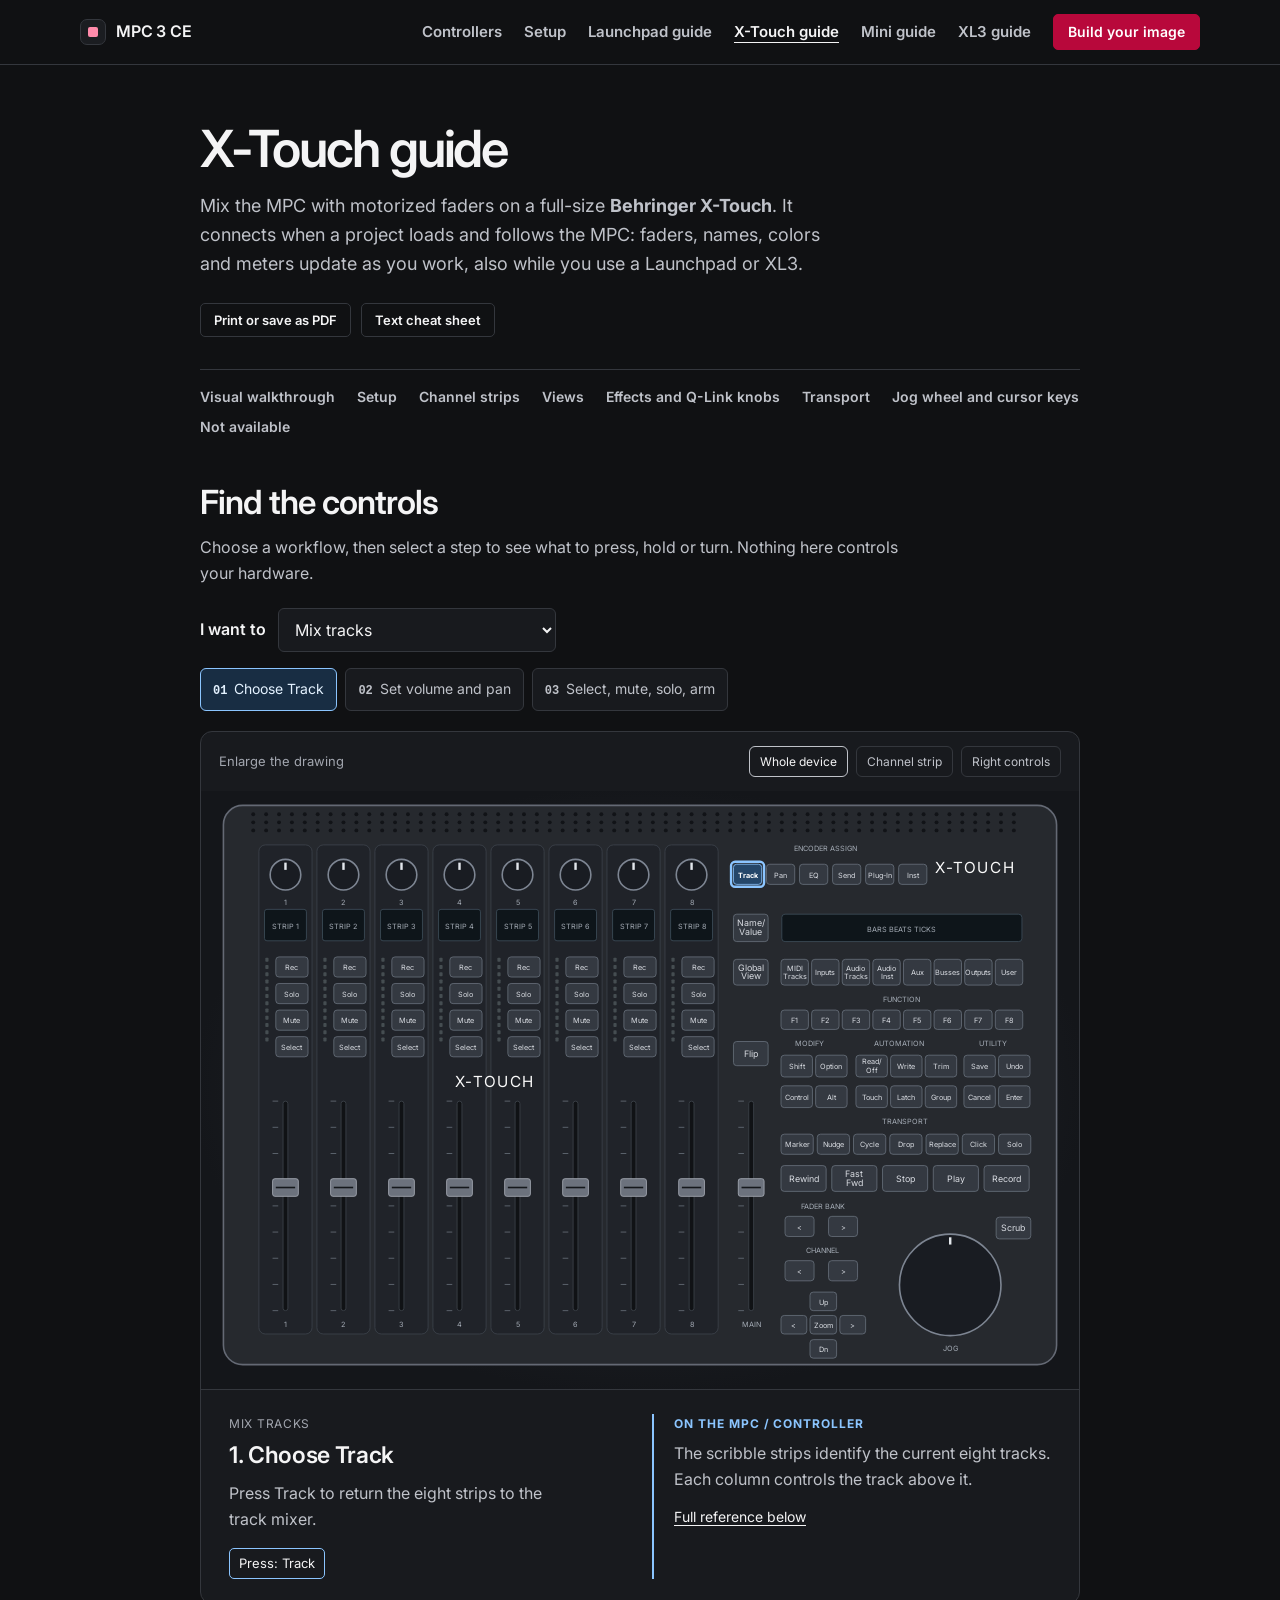
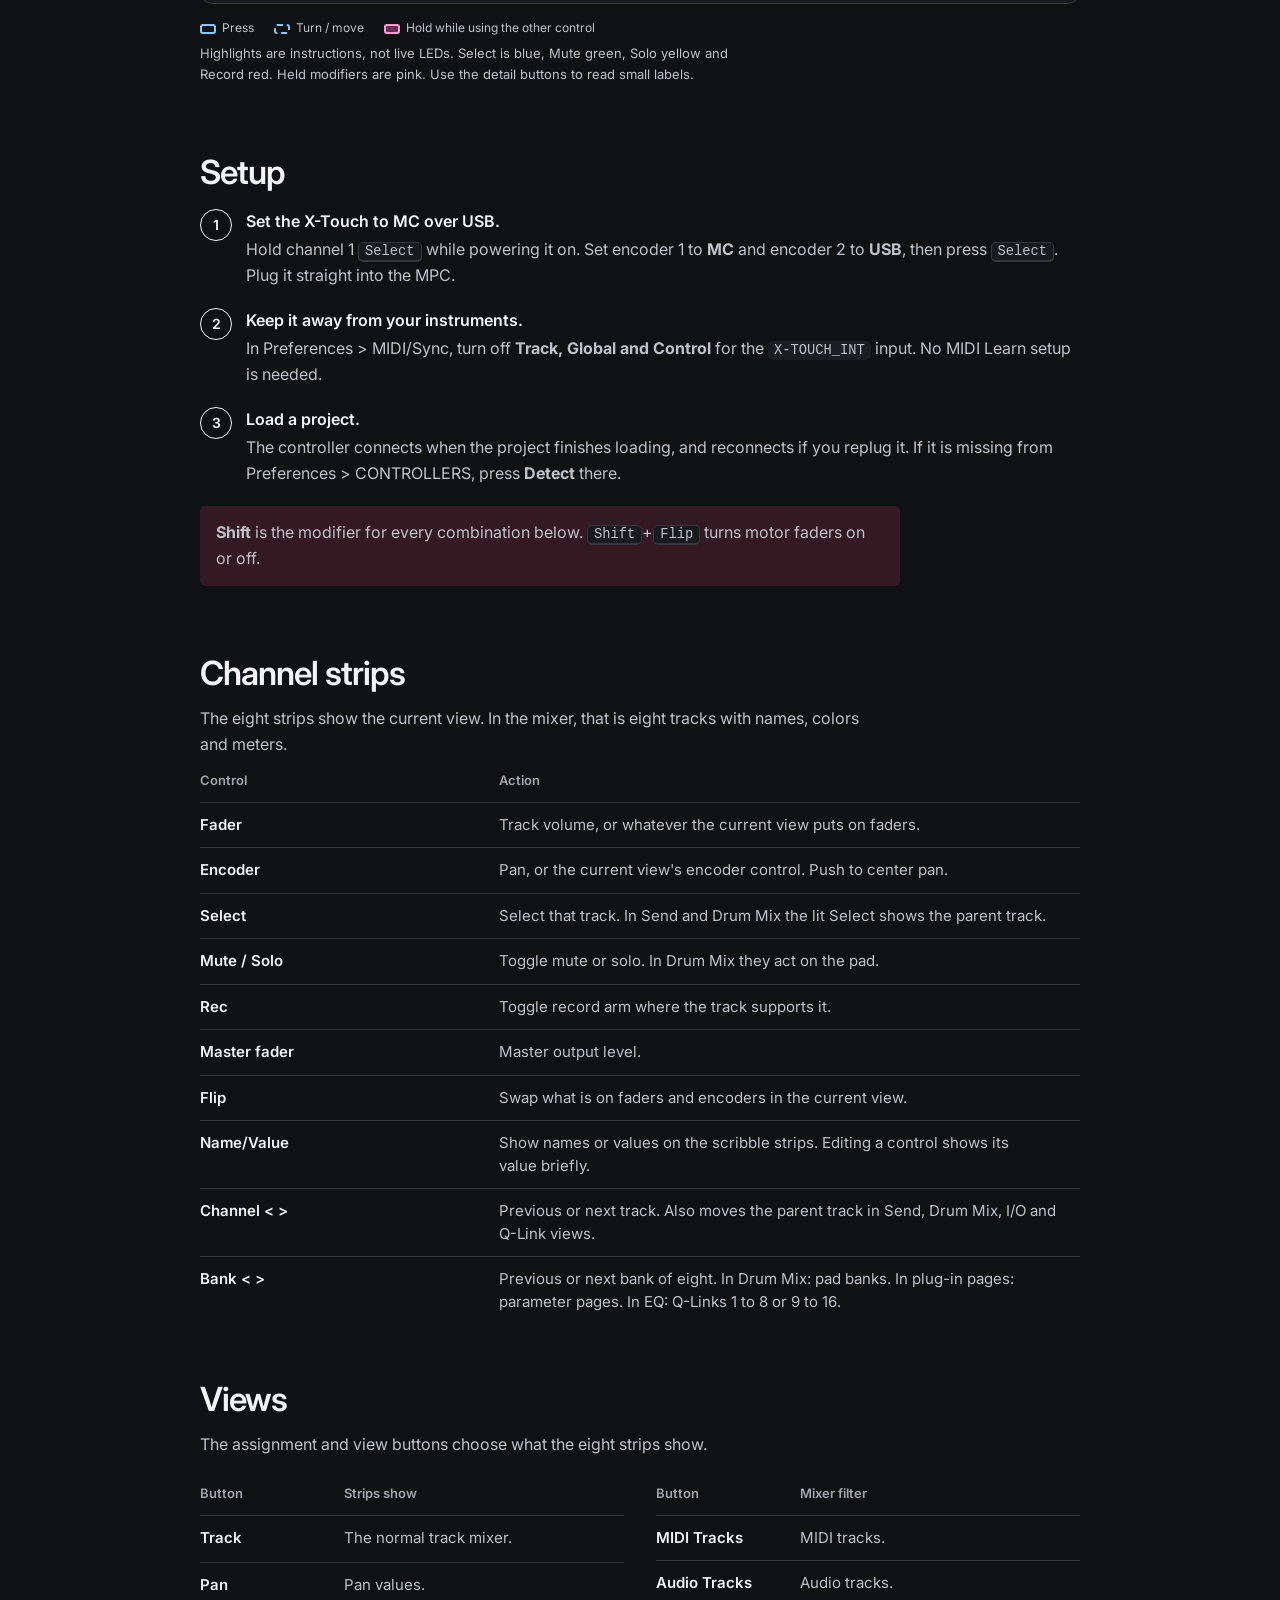
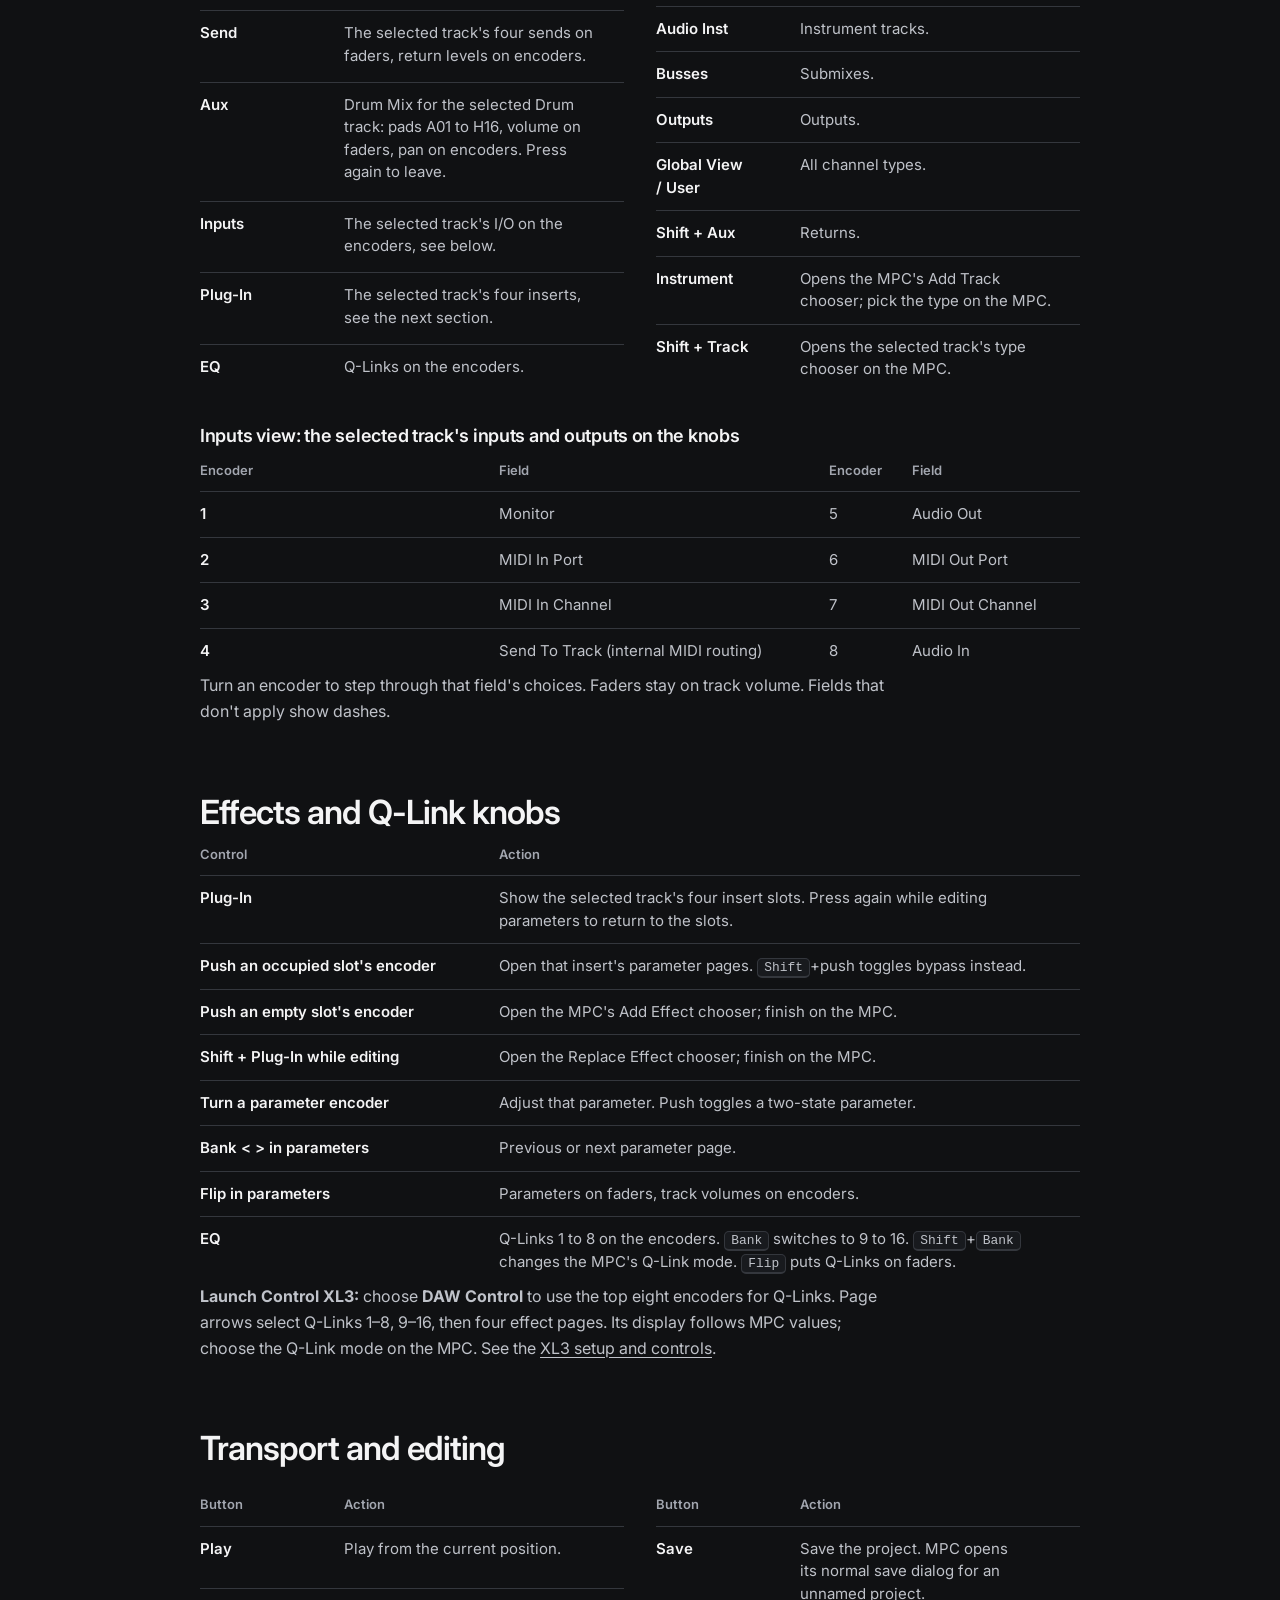
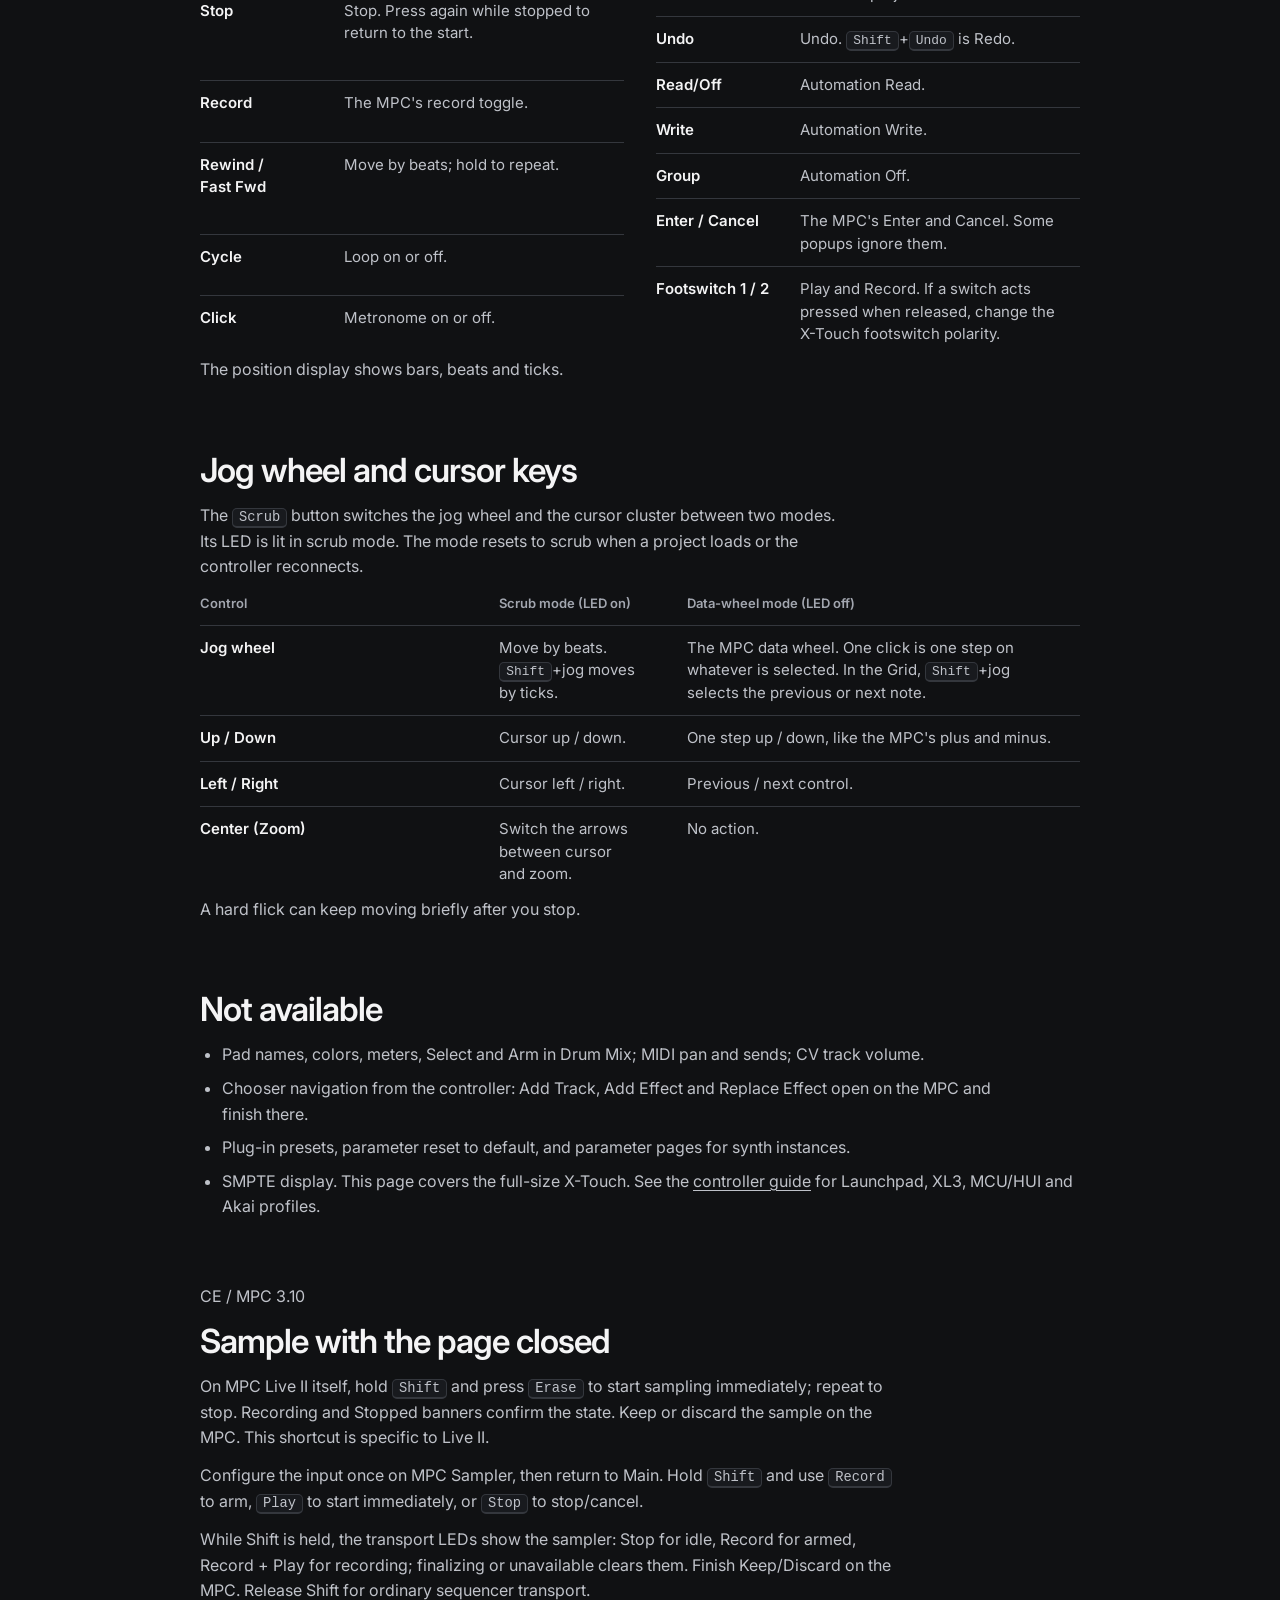
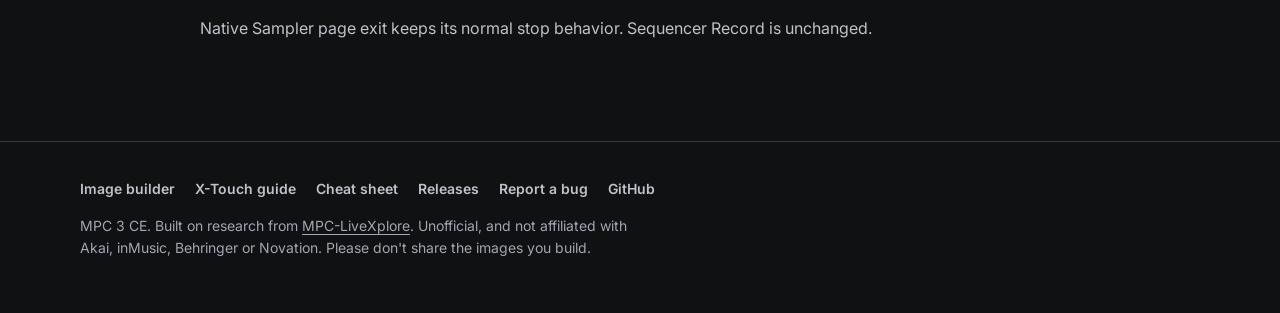
<file: builder/web/guide.html>
<!doctype html>
<html lang="en" data-theme="dark">
<head>
  <meta charset="utf-8">
  <meta name="viewport" content="width=device-width, initial-scale=1">
  <title>X-Touch guide - MPC 3 CE</title>
  <meta name="description" content="Mix the MPC with motorized faders on a Behringer X-Touch: setup, channel strips, views, effects, transport and the jog wheel.">
  <link rel="icon" href="favicon.svg" type="image/svg+xml">
  <link rel="preconnect" href="https://fonts.googleapis.com">
  <link rel="preconnect" href="https://fonts.gstatic.com" crossorigin>
  <link href="https://fonts.googleapis.com/css2?family=Inter:wght@400;500;600;700&display=swap" rel="stylesheet">
  <link rel="stylesheet" href="site.css">
  <link rel="stylesheet" href="controller-guide.css">
  <style>


    /* Guide */
    main { padding-bottom: 88px; }
    .tools { display: flex; flex-wrap: wrap; gap: 10px; margin-top: 24px; }
    .doc .toc { display: flex; flex-wrap: wrap; gap: 8px 22px; margin: 32px 0 0; padding: 16px 0 0; border-top: 1px solid var(--line); list-style: none; font-size: 14px; }
    .doc .toc li { margin: 0; }
    .doc .toc a { color: var(--ink-2); text-decoration: none; font-weight: 600; }
    .doc .toc a:hover { color: var(--red); }
    .doc section { padding-top: 56px; scroll-margin-top: 72px; }
    .doc section > p { color: var(--ink-2); margin: 0 0 12px; max-width: 70ch; }
    .doc section h3 { margin: 32px 0 10px; }
    .doc ul { margin: 8px 0 0; padding-left: 22px; color: var(--ink-2); }
    .doc ul li { margin-bottom: 8px; }
    .steps { margin-top: 18px; }
    .steps > li { padding-bottom: 20px; }
    .steps > li > div > b { display: block; color: var(--ink); font-weight: 600; margin-bottom: 2px; }
    .steps span { color: var(--ink-2); }
    .notice { margin: 8px 0 0; padding: 14px 16px; border-radius: var(--radius-s); background: var(--red-soft); color: var(--red-text); }
    .notice strong { color: inherit; }
    .doc table { margin-top: 14px; }
    .doc td:first-child { width: 34%; }
    .two { display: grid; grid-template-columns: repeat(2, minmax(0, 1fr)); gap: 0 32px; }
    @media (max-width: 720px) { .two { grid-template-columns: 1fr; } .doc td:first-child { width: auto; } .page-head { padding-top: 40px; } }
    @media print {
      body { color: black; background: white; font-size: 11pt; }
      .page-head, .doc section { padding: 0; margin: 0 0 14pt; }
      h2, h3, tr { break-inside: avoid; }
      th, td { border-color: #bbb; padding: 4pt 6pt; color: black; }
      p, li, span, td { color: black; }
      a { color: black; text-decoration: none; }
      .top, .tools, .toc, footer { display: none; }
      .notice { background: white; border: 1px solid #777; color: black; }
      code, kbd { background: none; padding: 0; border: 0; }
    }
  </style>
</head>
<body>
<a class="skip" href="#main">Skip to content</a>
<header class="top">
  <div class="wrap">
    <a class="brand" href="./"><span class="mark" aria-hidden="true"><i></i></span>MPC 3 CE</a>
    <nav aria-label="Site">
      <a href="./#tour">Controllers</a>
      <a href="./#setup">Setup</a>
      <a href="launchpad-guide.html">Launchpad guide</a>
      <a href="guide.html" aria-current="page">X-Touch guide</a>
      <a href="mini-guide.html">Mini guide</a>
      <a href="xl3-guide.html">XL3 guide</a>
      <a class="btn primary" href="builder.html">Build your image</a>
    </nav>
  </div>
</header>

<main id="main">
<div class="wrap"><div class="doc">
  <div class="page-head">
    <h1>X-Touch guide</h1>
    <p class="lead">Mix the MPC with motorized faders on a full-size <strong>Behringer X-Touch</strong>. It connects when a project loads and follows the MPC: faders, names, colors and meters update as you work, also while you use a Launchpad or XL3.</p>
    <div class="tools">
      <button class="btn small" type="button" onclick="window.print()">Print or save as PDF</button>
      <a class="btn small" href="xtouch-cheatsheet.md" download>Text cheat sheet</a>
    </div>
    <ul class="toc" aria-label="Sections">
      <li><a href="#visual-guide">Visual walkthrough</a></li>
      <li><a href="#setup">Setup</a></li>
      <li><a href="#strips">Channel strips</a></li>
      <li><a href="#views">Views</a></li>
      <li><a href="#plugins">Effects and Q-Link knobs</a></li>
      <li><a href="#transport">Transport</a></li>
      <li><a href="#jog">Jog wheel and cursor keys</a></li>
      <li><a href="#limits">Not available</a></li>
    </ul>
  </div>

  <section id="visual-guide" class="visual-guide" data-controller-guide="xtouch" hidden></section>
  <noscript><p>The visual walkthrough needs JavaScript. All controls and setup instructions are in the reference below.</p></noscript>

  <section id="setup">
    <h2>Setup</h2>
    <ol class="numbered steps">
      <li><div><b>Set the X-Touch to MC over USB.</b><span>Hold channel 1 <kbd>Select</kbd> while powering it on. Set encoder 1 to <strong>MC</strong> and encoder 2 to <strong>USB</strong>, then press <kbd>Select</kbd>. Plug it straight into the MPC.</span></div></li>
      <li><div><b>Keep it away from your instruments.</b><span>In Preferences &gt; MIDI/Sync, turn off <strong>Track, Global and Control</strong> for the <code>X-TOUCH_INT</code> input. No MIDI Learn setup is needed.</span></div></li>
      <li><div><b>Load a project.</b><span>The controller connects when the project finishes loading, and reconnects if you replug it. If it is missing from Preferences &gt; CONTROLLERS, press <b>Detect</b> there.</span></div></li>
    </ol>
    <p class="notice"><strong>Shift</strong> is the modifier for every combination below. <kbd>Shift</kbd>+<kbd>Flip</kbd> turns motor faders on or off.</p>
  </section>

  <section id="strips">
    <h2>Channel strips</h2>
    <p>The eight strips show the current view. In the mixer, that is eight tracks with names, colors and meters.</p>
    <table>
      <thead><tr><th>Control</th><th>Action</th></tr></thead>
      <tbody>
        <tr><td>Fader</td><td>Track volume, or whatever the current view puts on faders.</td></tr>
        <tr><td>Encoder</td><td>Pan, or the current view's encoder control. Push to center pan.</td></tr>
        <tr><td>Select</td><td>Select that track. In Send and Drum Mix the lit Select shows the parent track.</td></tr>
        <tr><td>Mute / Solo</td><td>Toggle mute or solo. In Drum Mix they act on the pad.</td></tr>
        <tr><td>Rec</td><td>Toggle record arm where the track supports it.</td></tr>
        <tr><td>Master fader</td><td>Master output level.</td></tr>
        <tr><td>Flip</td><td>Swap what is on faders and encoders in the current view.</td></tr>
        <tr><td>Name/Value</td><td>Show names or values on the scribble strips. Editing a control shows its value briefly.</td></tr>
        <tr><td>Channel &lt; &gt;</td><td>Previous or next track. Also moves the parent track in Send, Drum Mix, I/O and Q-Link views.</td></tr>
        <tr><td>Bank &lt; &gt;</td><td>Previous or next bank of eight. In Drum Mix: pad banks. In plug-in pages: parameter pages. In EQ: Q-Links 1 to 8 or 9 to 16.</td></tr>
      </tbody>
    </table>
  </section>

  <section id="views">
    <h2>Views</h2>
    <p>The assignment and view buttons choose what the eight strips show.</p>
    <div class="two">
      <table>
        <thead><tr><th>Button</th><th>Strips show</th></tr></thead>
        <tbody>
          <tr><td>Track</td><td>The normal track mixer.</td></tr>
          <tr><td>Pan</td><td>Pan values.</td></tr>
          <tr><td>Send</td><td>The selected track's four sends on faders, return levels on encoders.</td></tr>
          <tr><td>Aux</td><td>Drum Mix for the selected Drum track: pads A01 to H16, volume on faders, pan on encoders. Press again to leave.</td></tr>
          <tr><td>Inputs</td><td>The selected track's I/O on the encoders, see below.</td></tr>
          <tr><td>Plug-In</td><td>The selected track's four inserts, see the next section.</td></tr>
          <tr><td>EQ</td><td>Q-Links on the encoders.</td></tr>
        </tbody>
      </table>
      <table>
        <thead><tr><th>Button</th><th>Mixer filter</th></tr></thead>
        <tbody>
          <tr><td>MIDI Tracks</td><td>MIDI tracks.</td></tr>
          <tr><td>Audio Tracks</td><td>Audio tracks.</td></tr>
          <tr><td>Audio Inst</td><td>Instrument tracks.</td></tr>
          <tr><td>Busses</td><td>Submixes.</td></tr>
          <tr><td>Outputs</td><td>Outputs.</td></tr>
          <tr><td>Global View / User</td><td>All channel types.</td></tr>
          <tr><td>Shift + Aux</td><td>Returns.</td></tr>
          <tr><td>Instrument</td><td>Opens the MPC's Add Track chooser; pick the type on the MPC.</td></tr>
          <tr><td>Shift + Track</td><td>Opens the selected track's type chooser on the MPC.</td></tr>
        </tbody>
      </table>
    </div>
    <h3>Inputs view: the selected track's inputs and outputs on the knobs</h3>
    <table>
      <thead><tr><th>Encoder</th><th>Field</th><th>Encoder</th><th>Field</th></tr></thead>
      <tbody>
        <tr><td>1</td><td>Monitor</td><td>5</td><td>Audio Out</td></tr>
        <tr><td>2</td><td>MIDI In Port</td><td>6</td><td>MIDI Out Port</td></tr>
        <tr><td>3</td><td>MIDI In Channel</td><td>7</td><td>MIDI Out Channel</td></tr>
        <tr><td>4</td><td>Send To Track (internal MIDI routing)</td><td>8</td><td>Audio In</td></tr>
      </tbody>
    </table>
    <p>Turn an encoder to step through that field's choices. Faders stay on track volume. Fields that don't apply show dashes.</p>
  </section>

  <section id="plugins">
    <h2>Effects and Q-Link knobs</h2>
    <table>
      <thead><tr><th>Control</th><th>Action</th></tr></thead>
      <tbody>
        <tr><td>Plug-In</td><td>Show the selected track's four insert slots. Press again while editing parameters to return to the slots.</td></tr>
        <tr><td>Push an occupied slot's encoder</td><td>Open that insert's parameter pages. <kbd>Shift</kbd>+push toggles bypass instead.</td></tr>
        <tr><td>Push an empty slot's encoder</td><td>Open the MPC's Add Effect chooser; finish on the MPC.</td></tr>
        <tr><td>Shift + Plug-In while editing</td><td>Open the Replace Effect chooser; finish on the MPC.</td></tr>
        <tr><td>Turn a parameter encoder</td><td>Adjust that parameter. Push toggles a two-state parameter.</td></tr>
        <tr><td>Bank &lt; &gt; in parameters</td><td>Previous or next parameter page.</td></tr>
        <tr><td>Flip in parameters</td><td>Parameters on faders, track volumes on encoders.</td></tr>
        <tr><td>EQ</td><td>Q-Links 1 to 8 on the encoders. <kbd>Bank</kbd> switches to 9 to 16. <kbd>Shift</kbd>+<kbd>Bank</kbd> changes the MPC's Q-Link mode. <kbd>Flip</kbd> puts Q-Links on faders.</td></tr>
      </tbody>
    </table>
    <p><strong>Launch Control XL3:</strong> choose <strong>DAW Control</strong> to use the top eight encoders for Q-Links. Page arrows select Q-Links 1&ndash;8, 9&ndash;16, then four effect pages. Its display follows MPC values; choose the Q-Link mode on the MPC. See the <a href="xl3-guide.html#qlinks">XL3 setup and controls</a>.</p>
  </section>

  <section id="transport">
    <h2>Transport and editing</h2>
    <div class="two">
      <table>
        <thead><tr><th>Button</th><th>Action</th></tr></thead>
        <tbody>
          <tr><td>Play</td><td>Play from the current position.</td></tr>
          <tr><td>Stop</td><td>Stop. Press again while stopped to return to the start.</td></tr>
          <tr><td>Record</td><td>The MPC's record toggle.</td></tr>
          <tr><td>Rewind / Fast Fwd</td><td>Move by beats; hold to repeat.</td></tr>
          <tr><td>Cycle</td><td>Loop on or off.</td></tr>
          <tr><td>Click</td><td>Metronome on or off.</td></tr>
        </tbody>
      </table>
      <table>
        <thead><tr><th>Button</th><th>Action</th></tr></thead>
        <tbody>
          <tr><td>Save</td><td>Save the project. MPC opens its normal save dialog for an unnamed project.</td></tr>
          <tr><td>Undo</td><td>Undo. <kbd>Shift</kbd>+<kbd>Undo</kbd> is Redo.</td></tr>
          <tr><td>Read/Off</td><td>Automation Read.</td></tr>
          <tr><td>Write</td><td>Automation Write.</td></tr>
          <tr><td>Group</td><td>Automation Off.</td></tr>
          <tr><td>Enter / Cancel</td><td>The MPC's Enter and Cancel. Some popups ignore them.</td></tr>
          <tr><td>Footswitch 1 / 2</td><td>Play and Record. If a switch acts pressed when released, change the X-Touch footswitch polarity.</td></tr>
        </tbody>
      </table>
    </div>
    <p>The position display shows bars, beats and ticks.</p>
  </section>

  <section id="jog">
    <h2>Jog wheel and cursor keys</h2>
    <p>The <kbd>Scrub</kbd> button switches the jog wheel and the cursor cluster between two modes. Its LED is lit in scrub mode. The mode resets to scrub when a project loads or the controller reconnects.</p>
    <table>
      <thead><tr><th>Control</th><th>Scrub mode (LED on)</th><th>Data-wheel mode (LED off)</th></tr></thead>
      <tbody>
        <tr><td>Jog wheel</td><td>Move by beats. <kbd>Shift</kbd>+jog moves by ticks.</td><td>The MPC data wheel. One click is one step on whatever is selected. In the Grid, <kbd>Shift</kbd>+jog selects the previous or next note.</td></tr>
        <tr><td>Up / Down</td><td>Cursor up / down.</td><td>One step up / down, like the MPC's plus and minus.</td></tr>
        <tr><td>Left / Right</td><td>Cursor left / right.</td><td>Previous / next control.</td></tr>
        <tr><td>Center (Zoom)</td><td>Switch the arrows between cursor and zoom.</td><td>No action.</td></tr>
      </tbody>
    </table>
    <p>A hard flick can keep moving briefly after you stop.</p>
  </section>

  <section id="limits">
    <h2>Not available</h2>
    <ul>
      <li>Pad names, colors, meters, Select and Arm in Drum Mix; MIDI pan and sends; CV track volume.</li>
      <li>Chooser navigation from the controller: Add Track, Add Effect and Replace Effect open on the MPC and finish there.</li>
      <li>Plug-in presets, parameter reset to default, and parameter pages for synth instances.</li>
      <li>SMPTE display. This page covers the full-size X-Touch. See the <a href="CONTROLLERS.md">controller guide</a> for Launchpad, XL3, MCU/HUI and Akai profiles.</li>
    </ul>
  </section>

<section id="sampler"><p class="eyebrow">CE / MPC 3.10</p><h2>Sample with the page closed</h2><p>On MPC Live II itself, hold <kbd>Shift</kbd> and press <kbd>Erase</kbd> to start sampling immediately; repeat to stop. Recording and Stopped banners confirm the state. Keep or discard the sample on the MPC. This shortcut is specific to Live II.</p><p>Configure the input once on MPC Sampler, then return to Main. Hold <kbd>Shift</kbd> and use <kbd>Record</kbd> to arm, <kbd>Play</kbd> to start immediately, or <kbd>Stop</kbd> to stop/cancel.</p><p>While Shift is held, the transport LEDs show the sampler: Stop for idle, Record for armed, Record + Play for recording; finalizing or unavailable clears them. Finish Keep/Discard on the MPC. Release Shift for ordinary sequencer transport.</p><p>Native Sampler page exit keeps its normal stop behavior. Sequencer Record is unchanged.</p></section>
</div></div>
</main>

<footer>
  <div class="wrap">
    <nav aria-label="Project links">
      <a href="builder.html">Image builder</a>
      <a href="guide.html">X-Touch guide</a>
      <a href="xtouch-cheatsheet.md" download>Cheat sheet</a>
      <a href="https://github.com/zsoltf/mpc-3-ce/releases" rel="noopener noreferrer">Releases</a>
      <a href="https://github.com/zsoltf/mpc-3-ce/issues" rel="noopener noreferrer">Report a bug</a>
      <a href="https://github.com/zsoltf/mpc-3-ce" rel="noopener noreferrer">GitHub</a>
    </nav>
    <p>MPC 3 CE. Built on research from <a href="https://github.com/TheKikGen/MPC-LiveXplore" rel="noopener noreferrer">MPC-LiveXplore</a>. Unofficial, and not affiliated with Akai, inMusic, Behringer or Novation. Please don't share the images you build.</p>
  </div>
</footer>
<script src="controller-guide.js"></script>
</body>
</html>
</file>
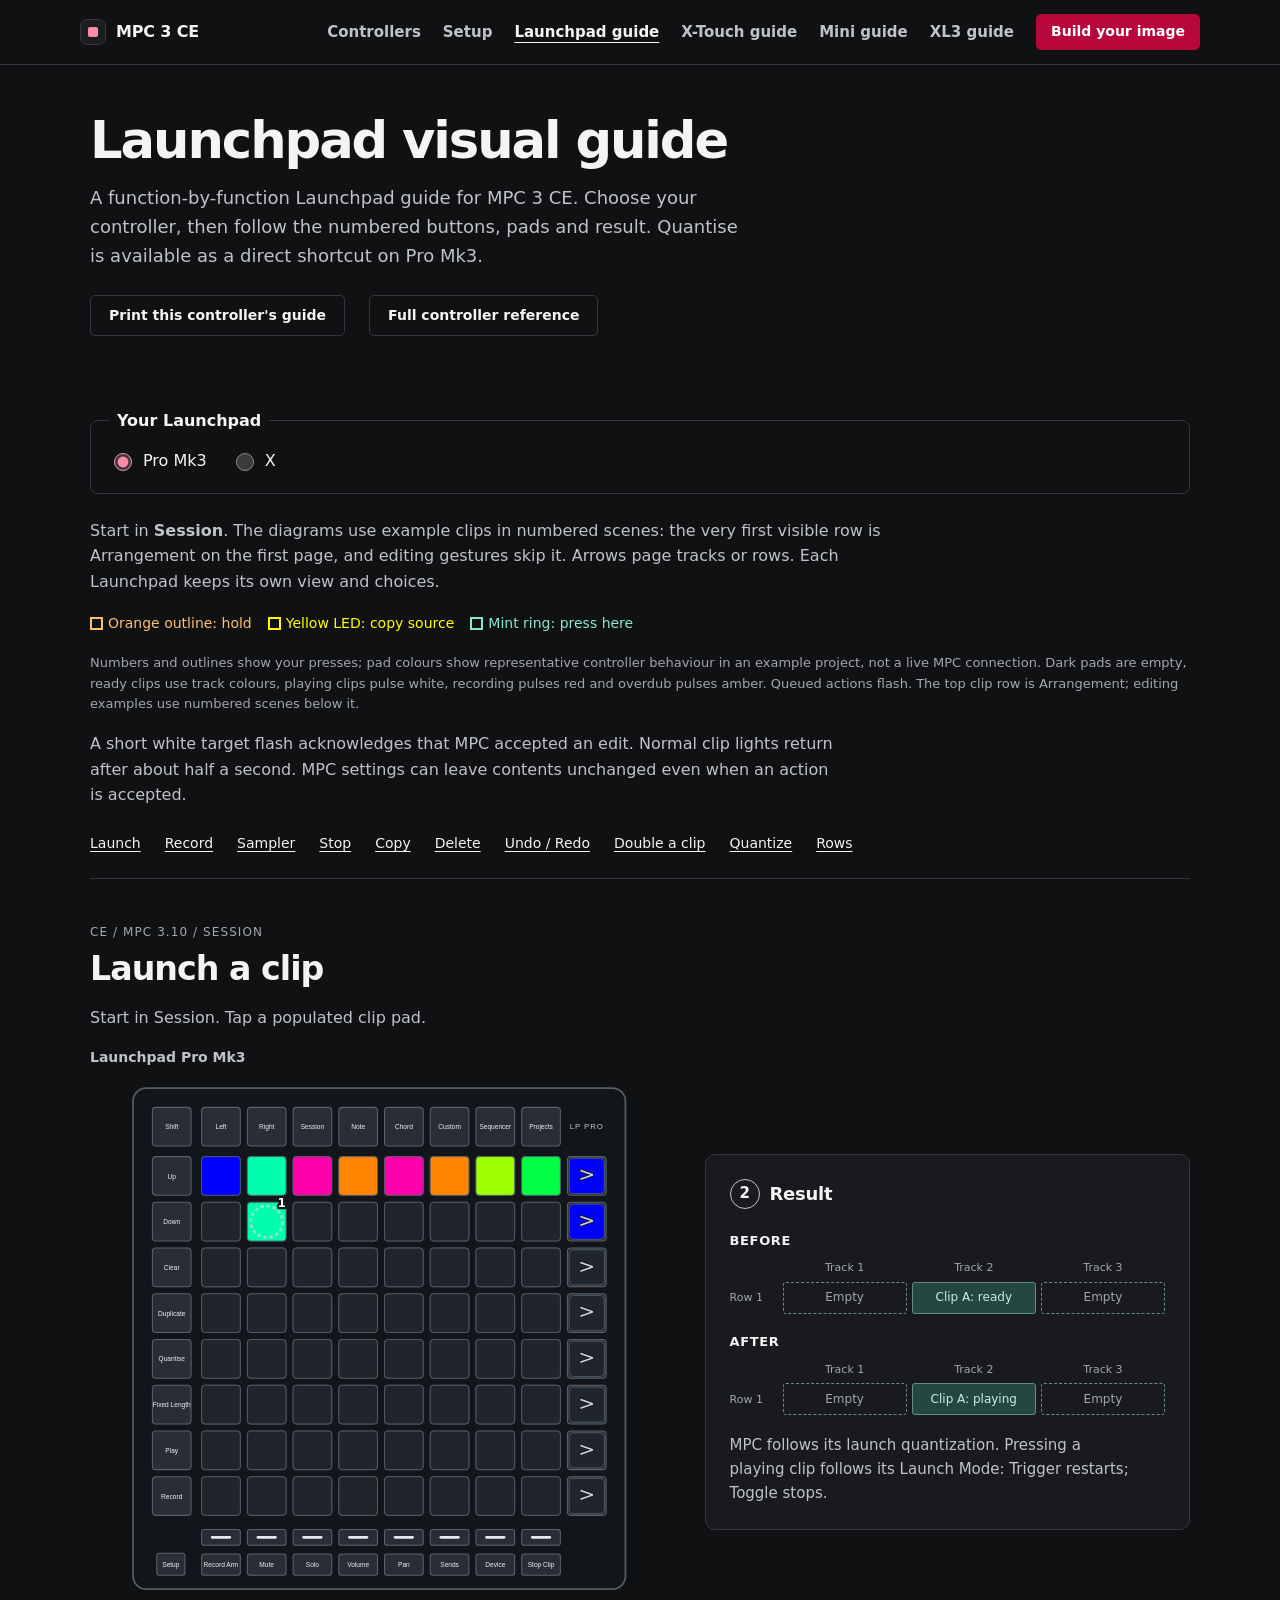
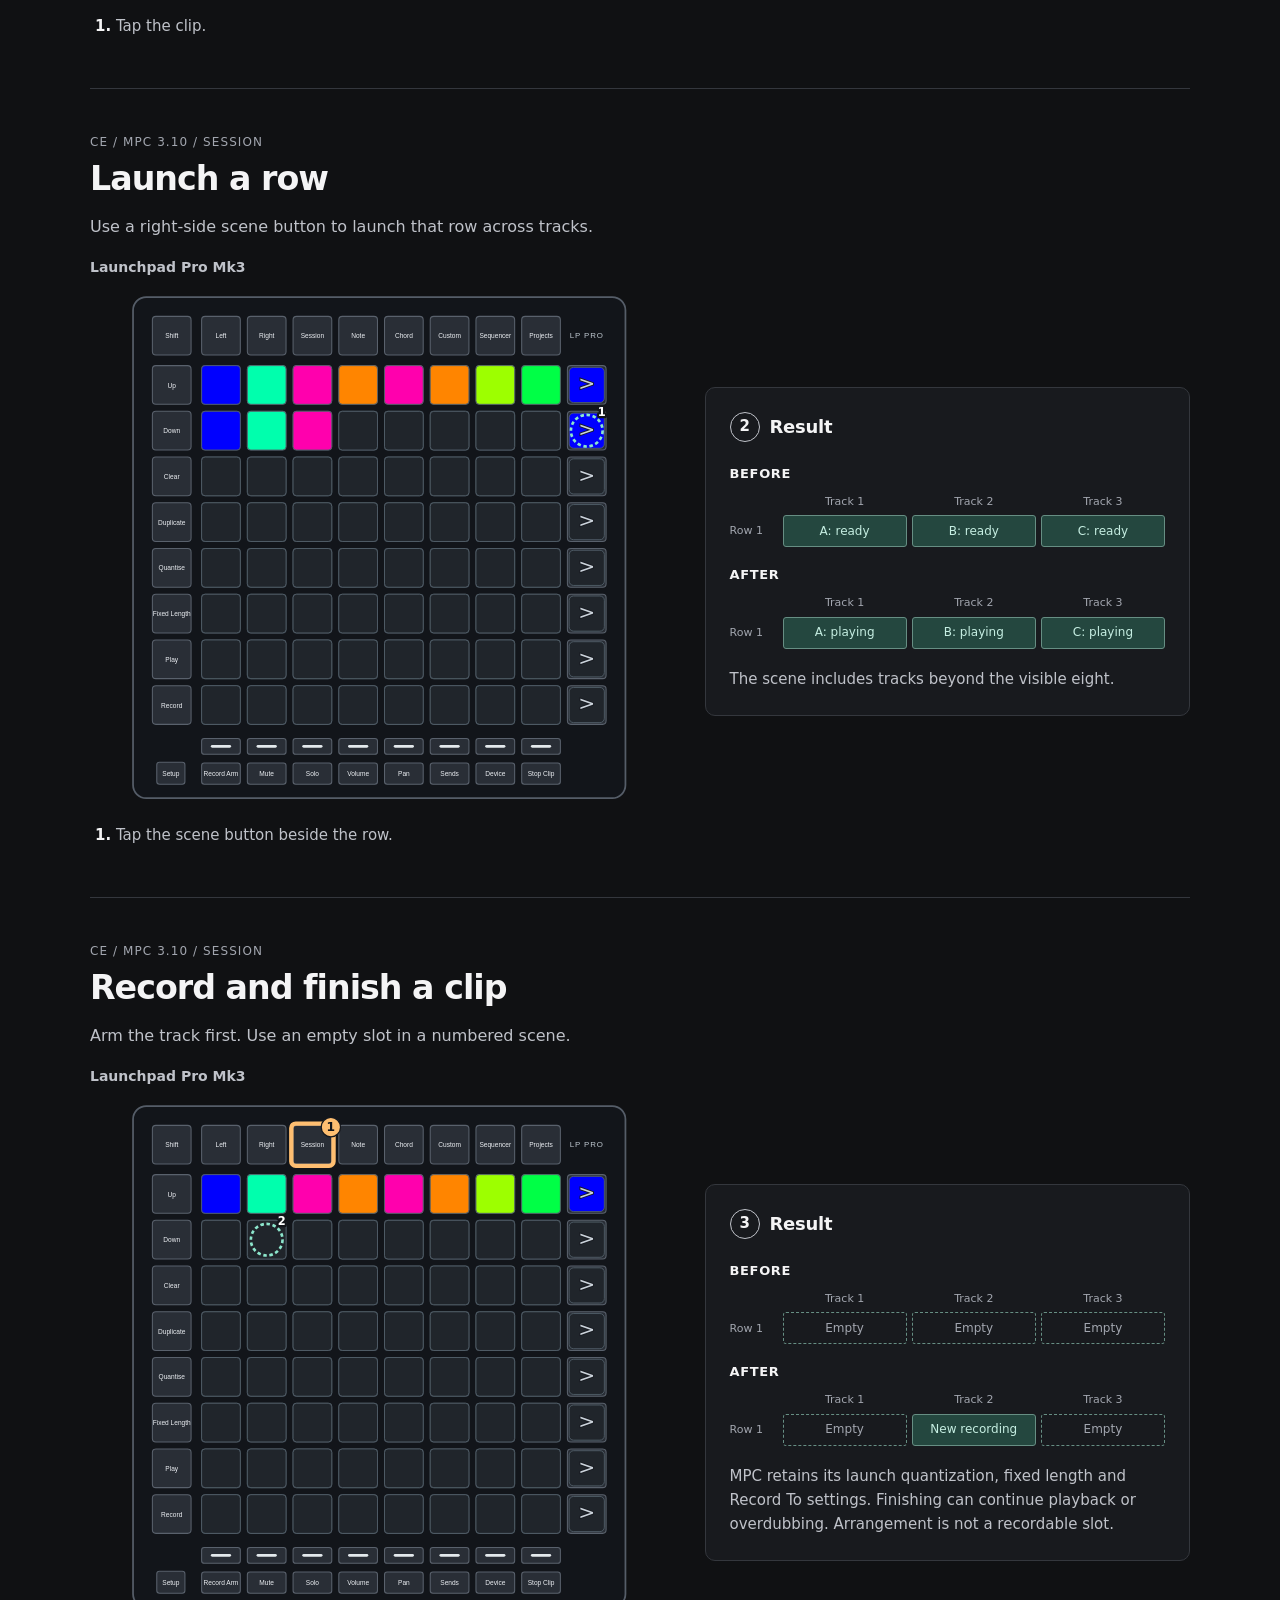
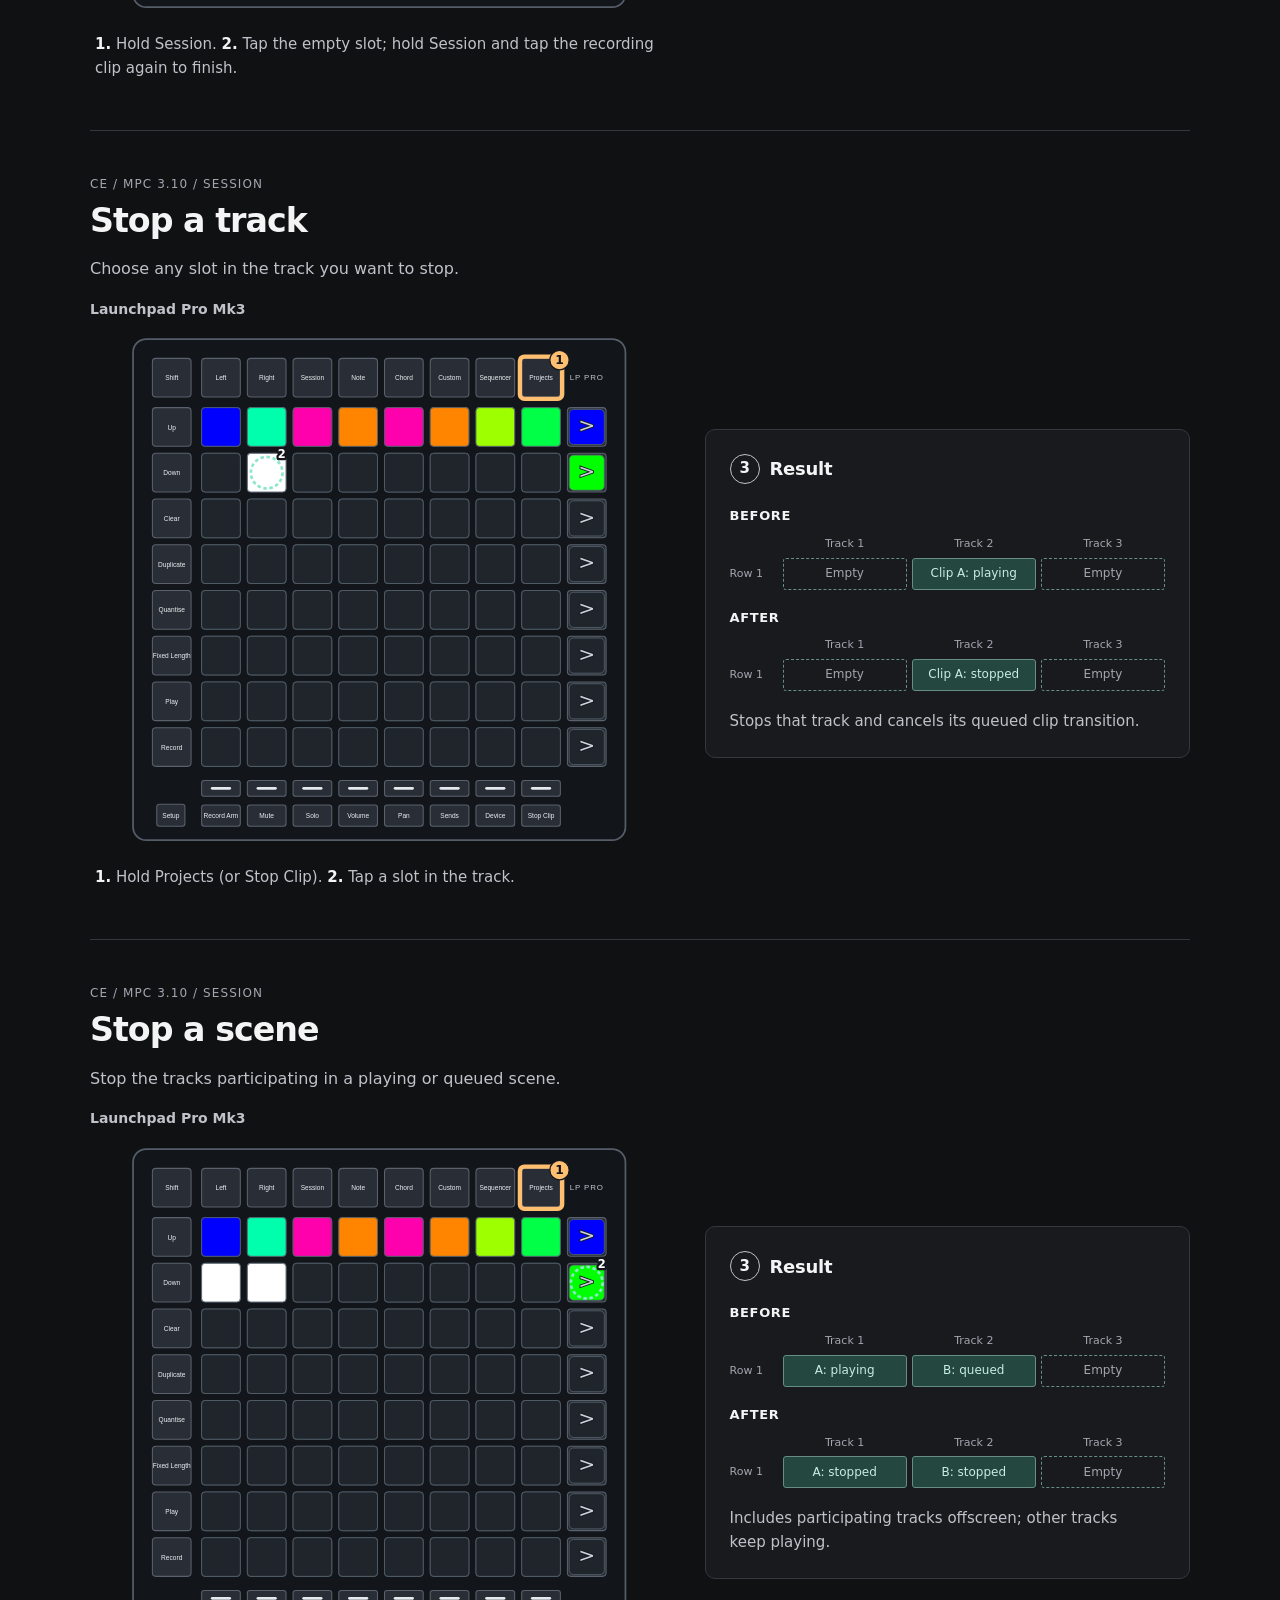
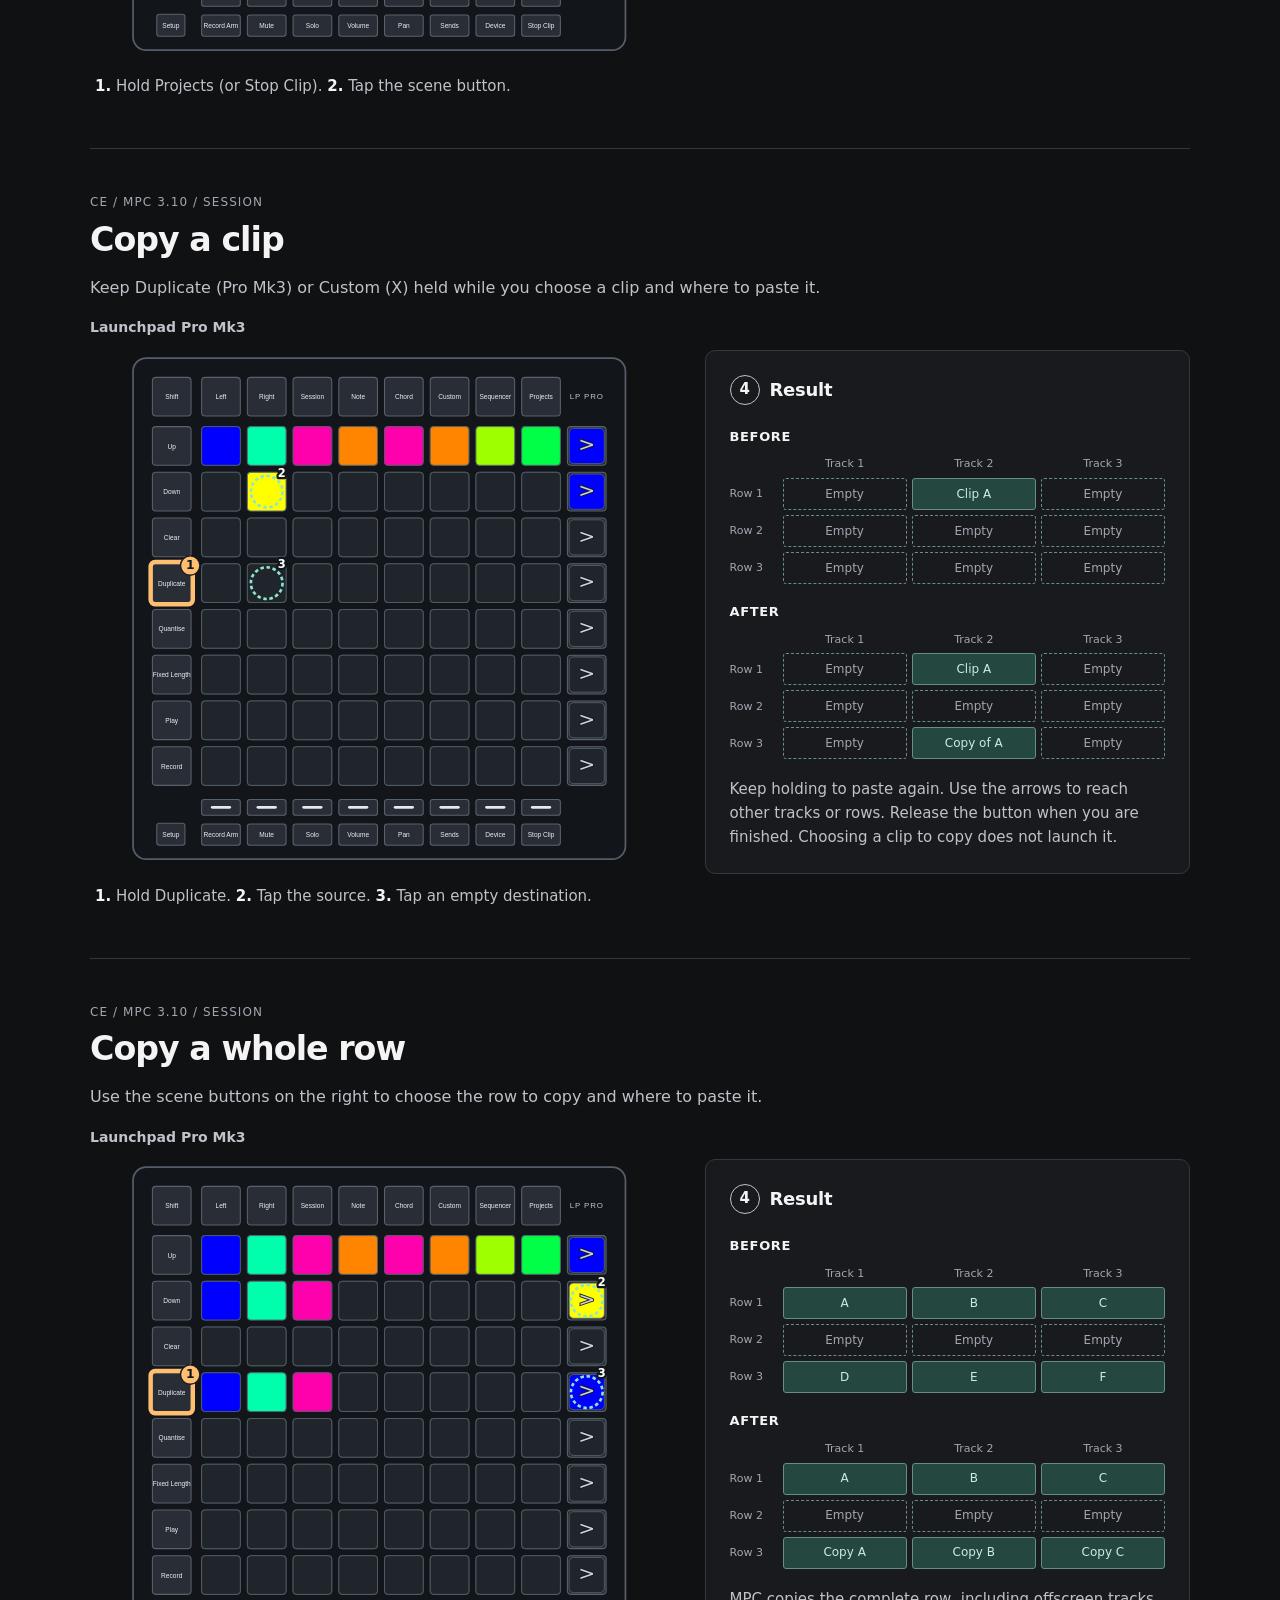
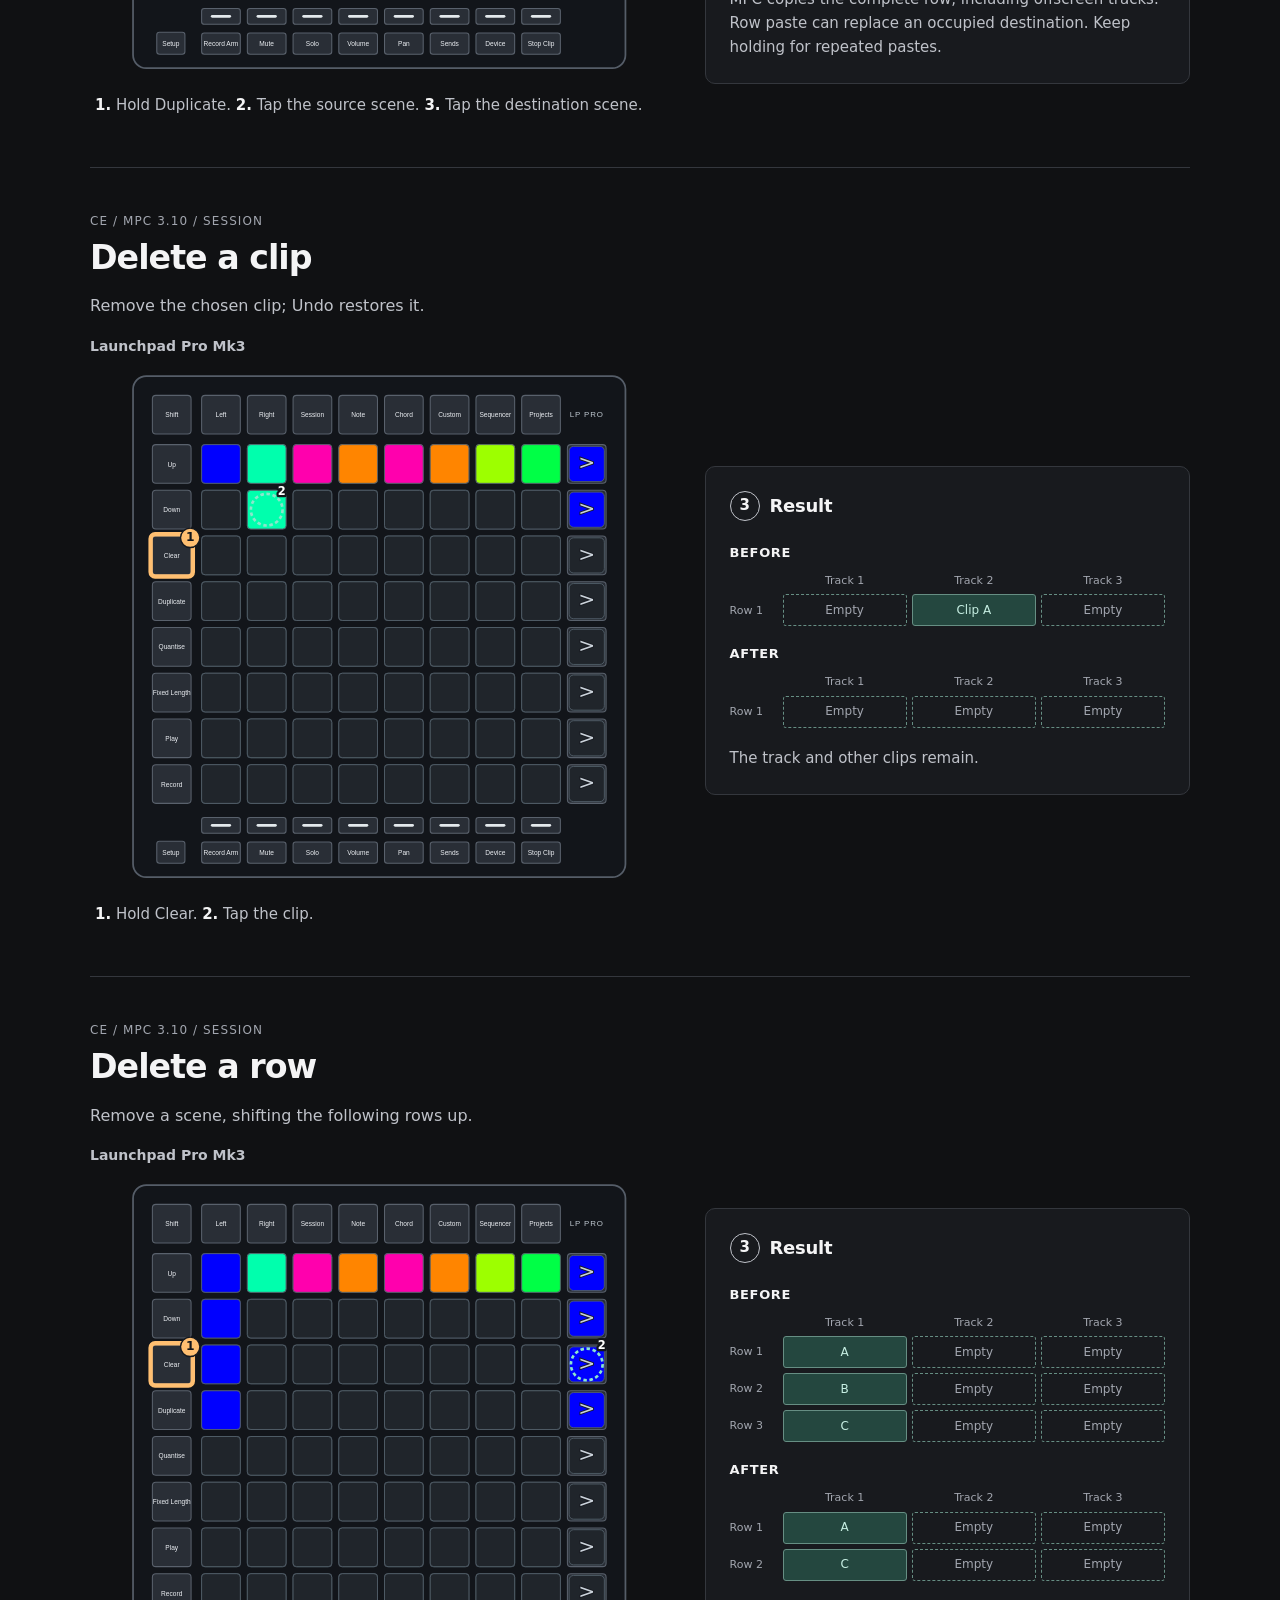
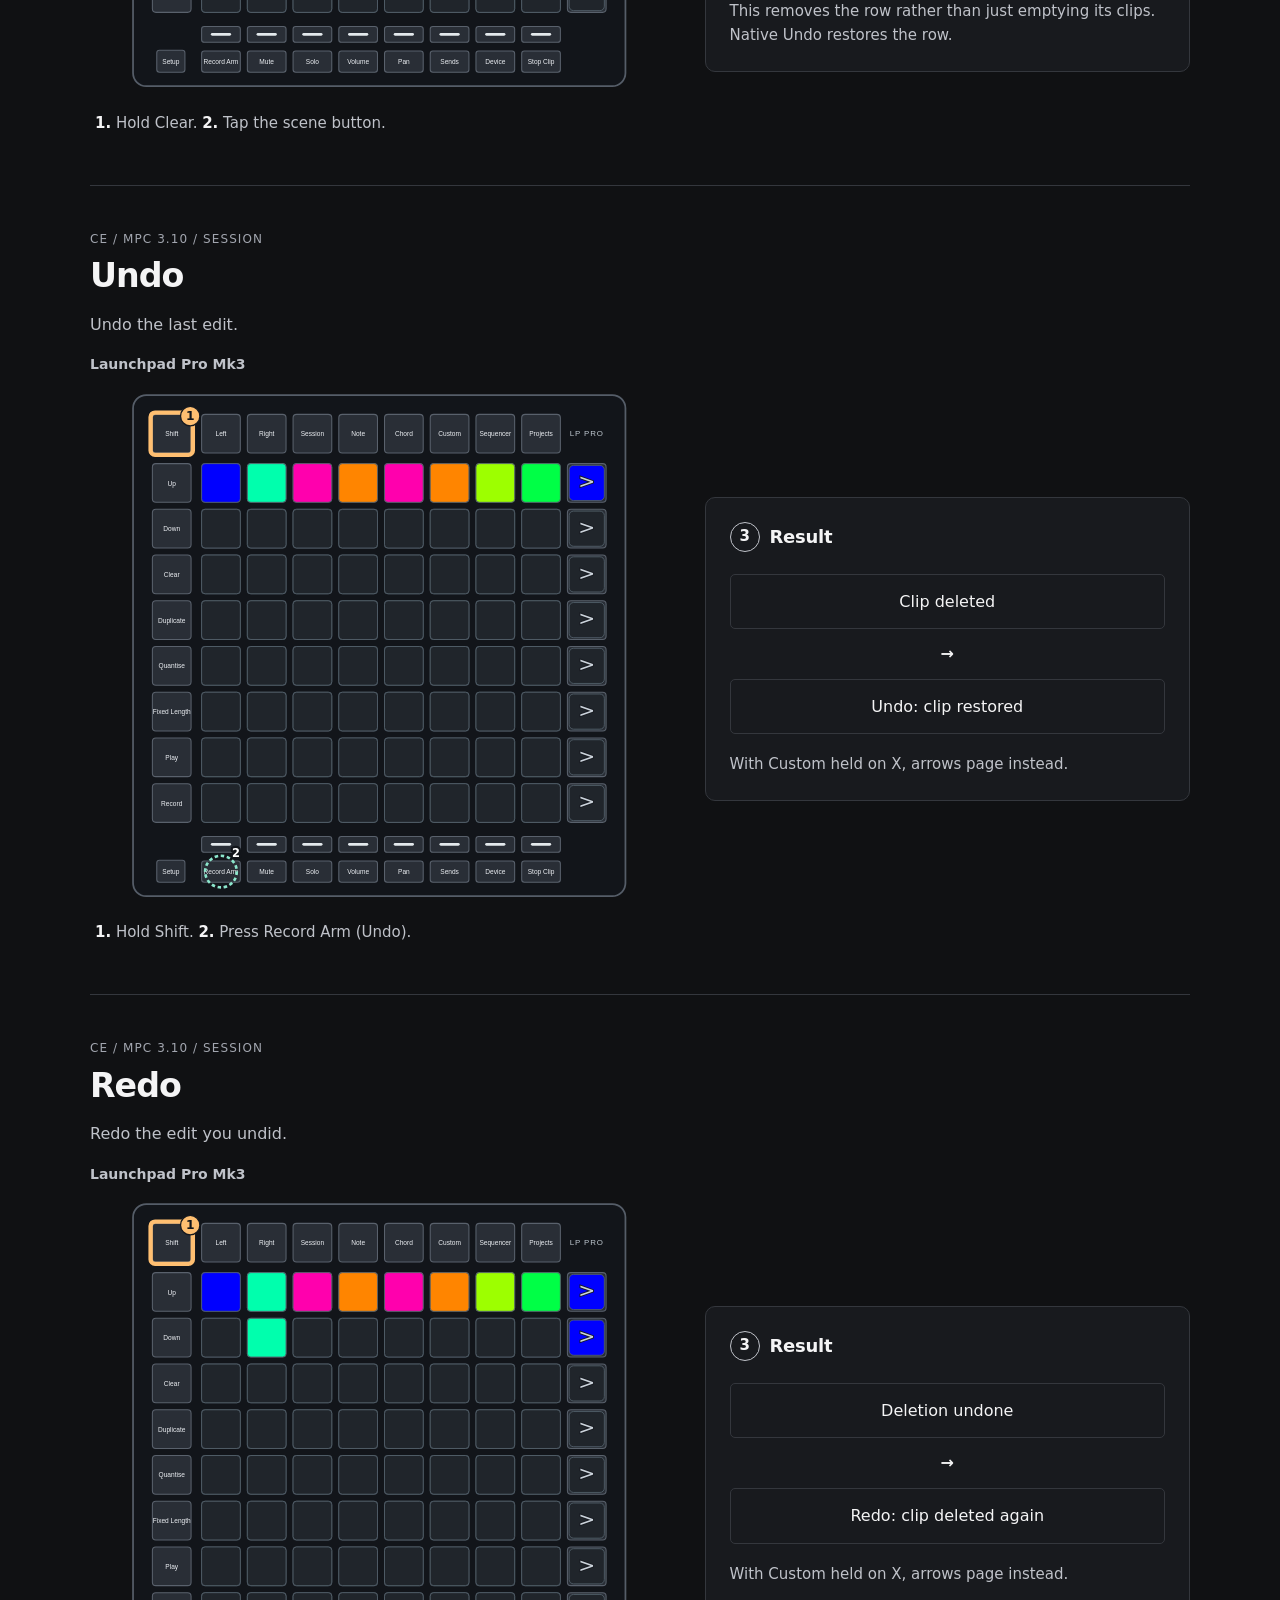
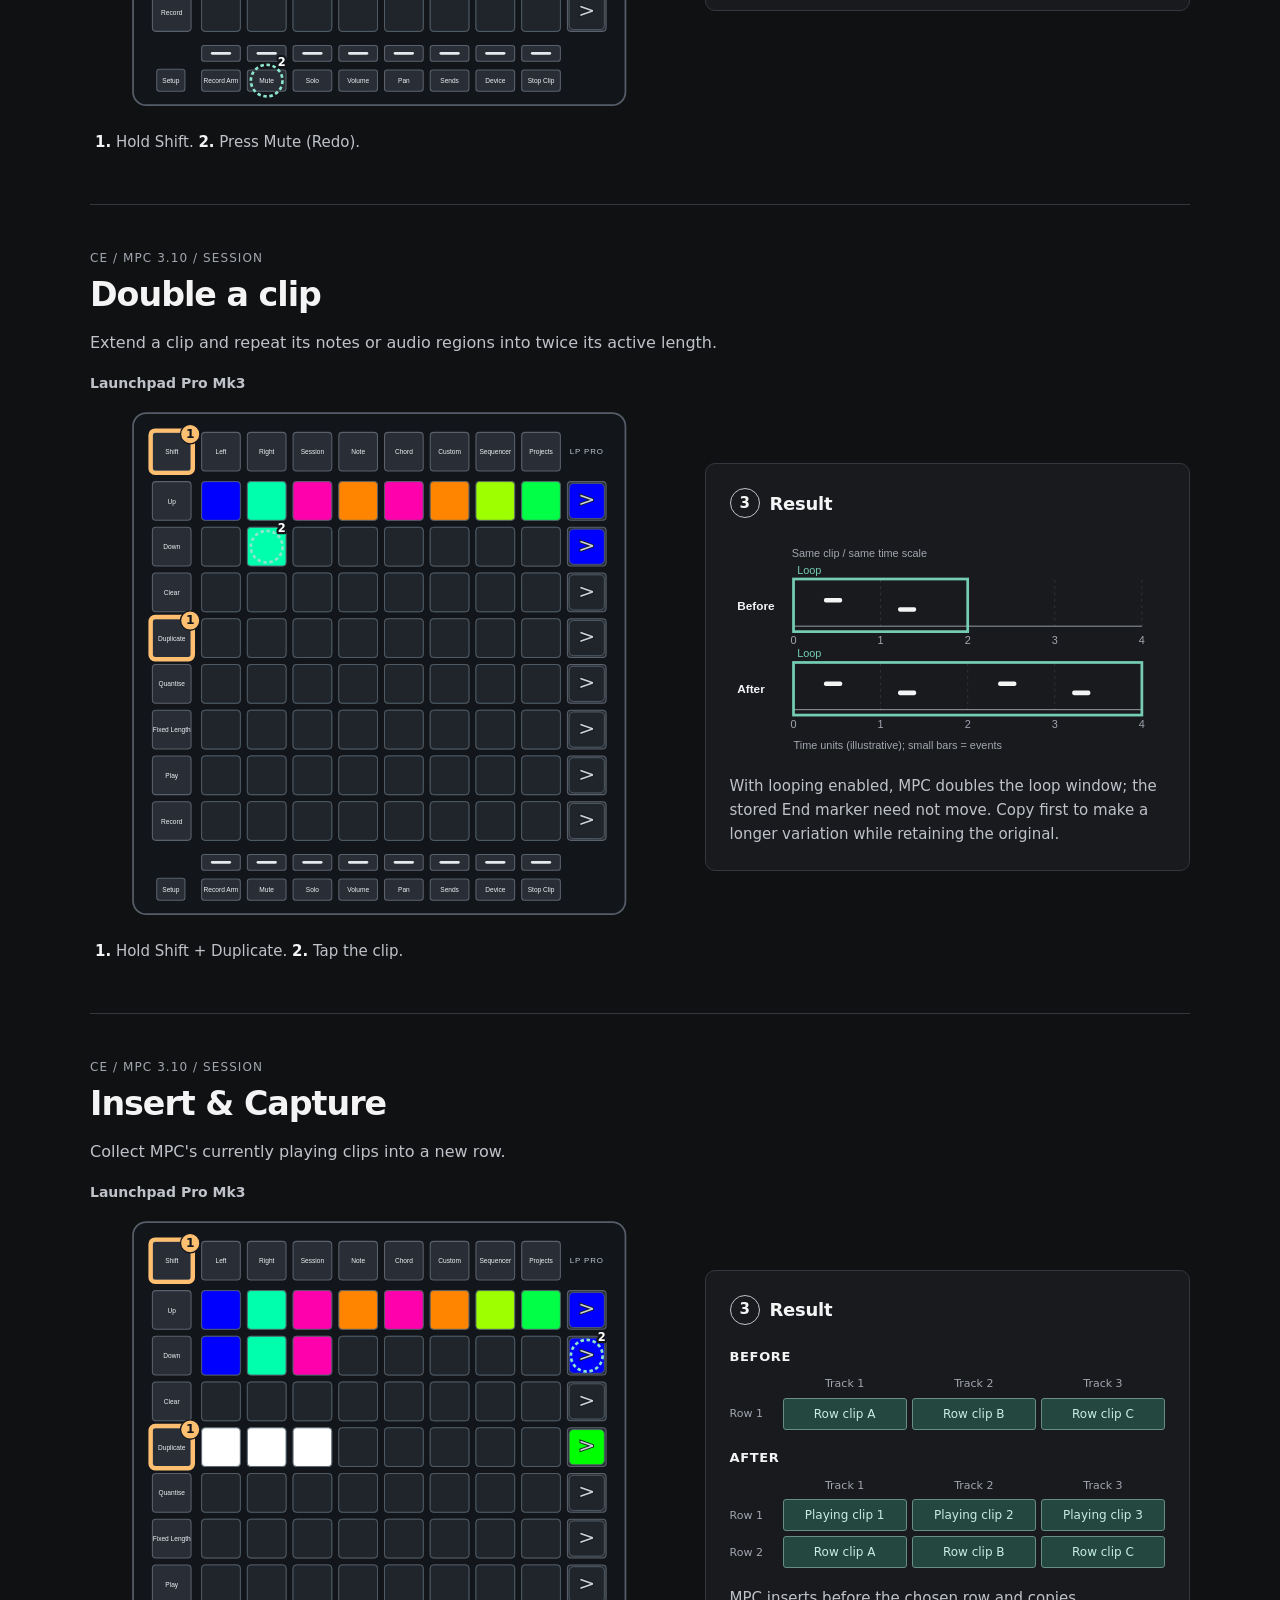
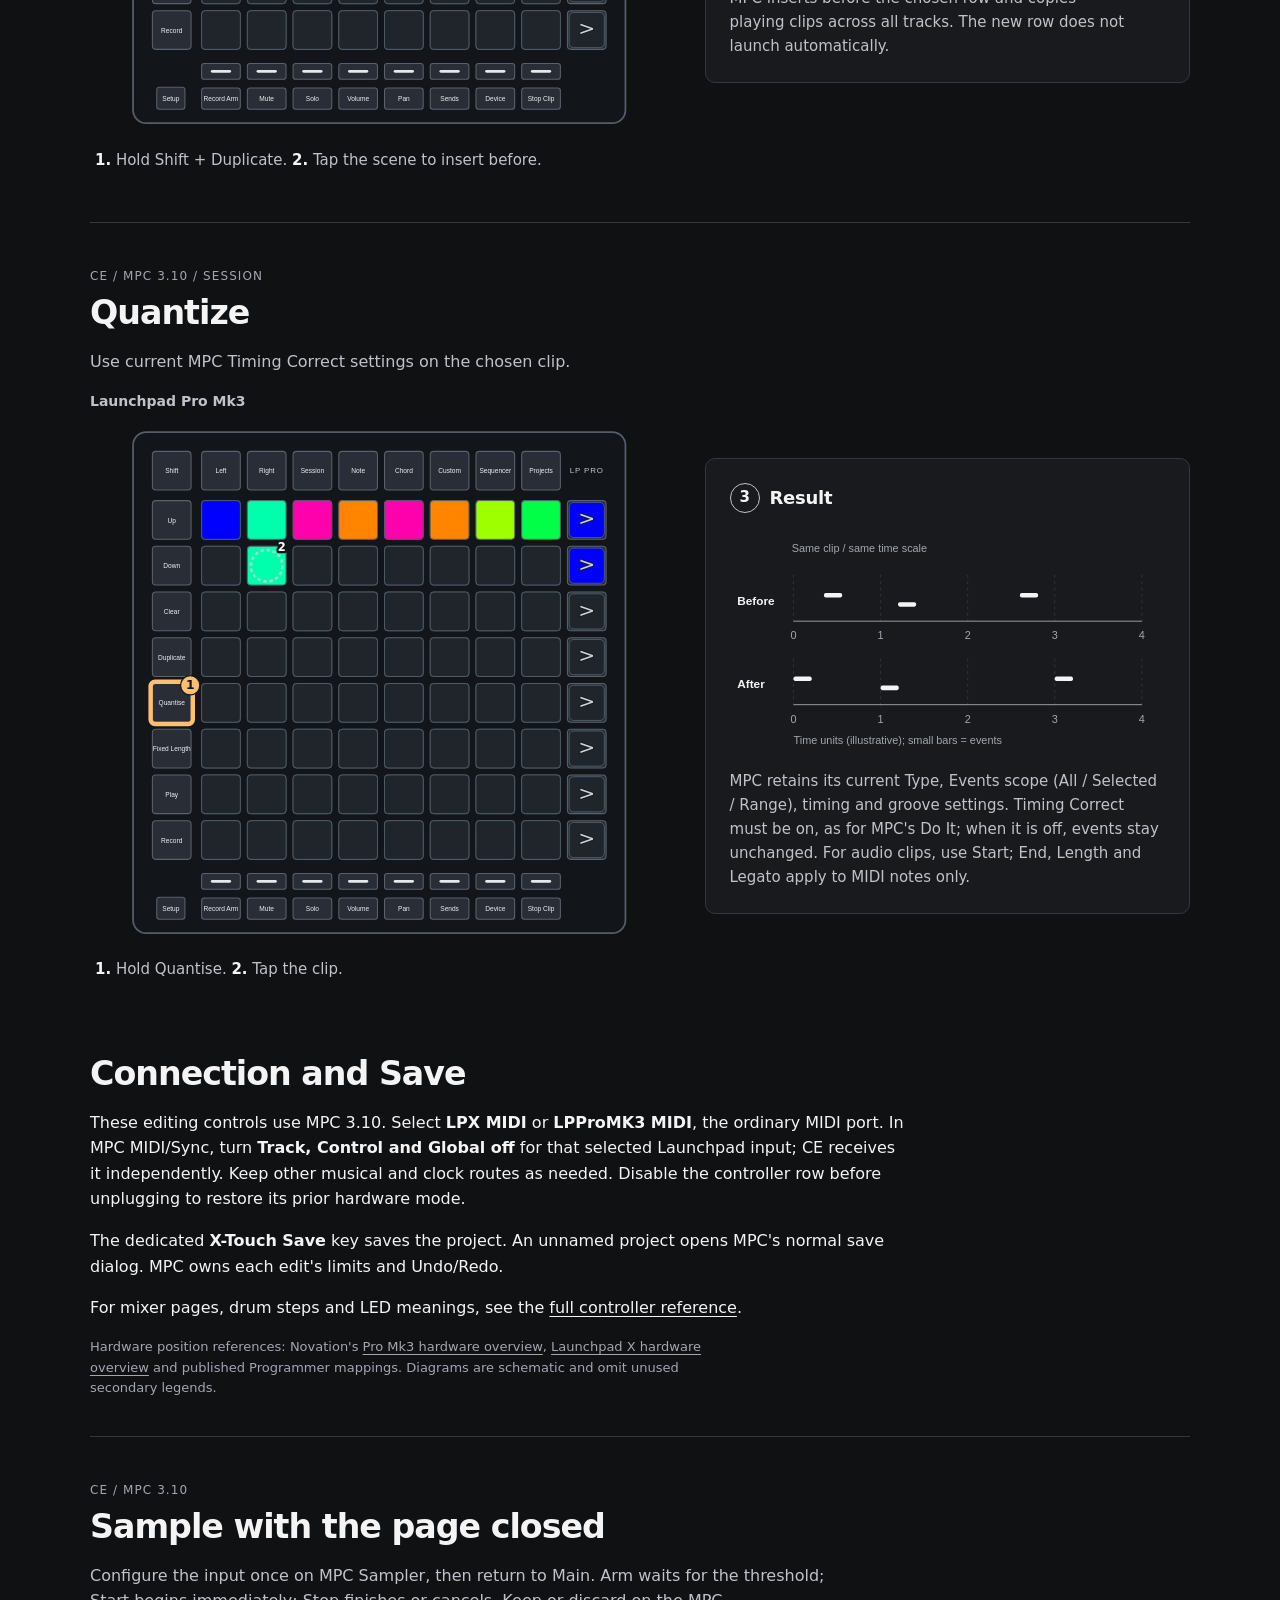
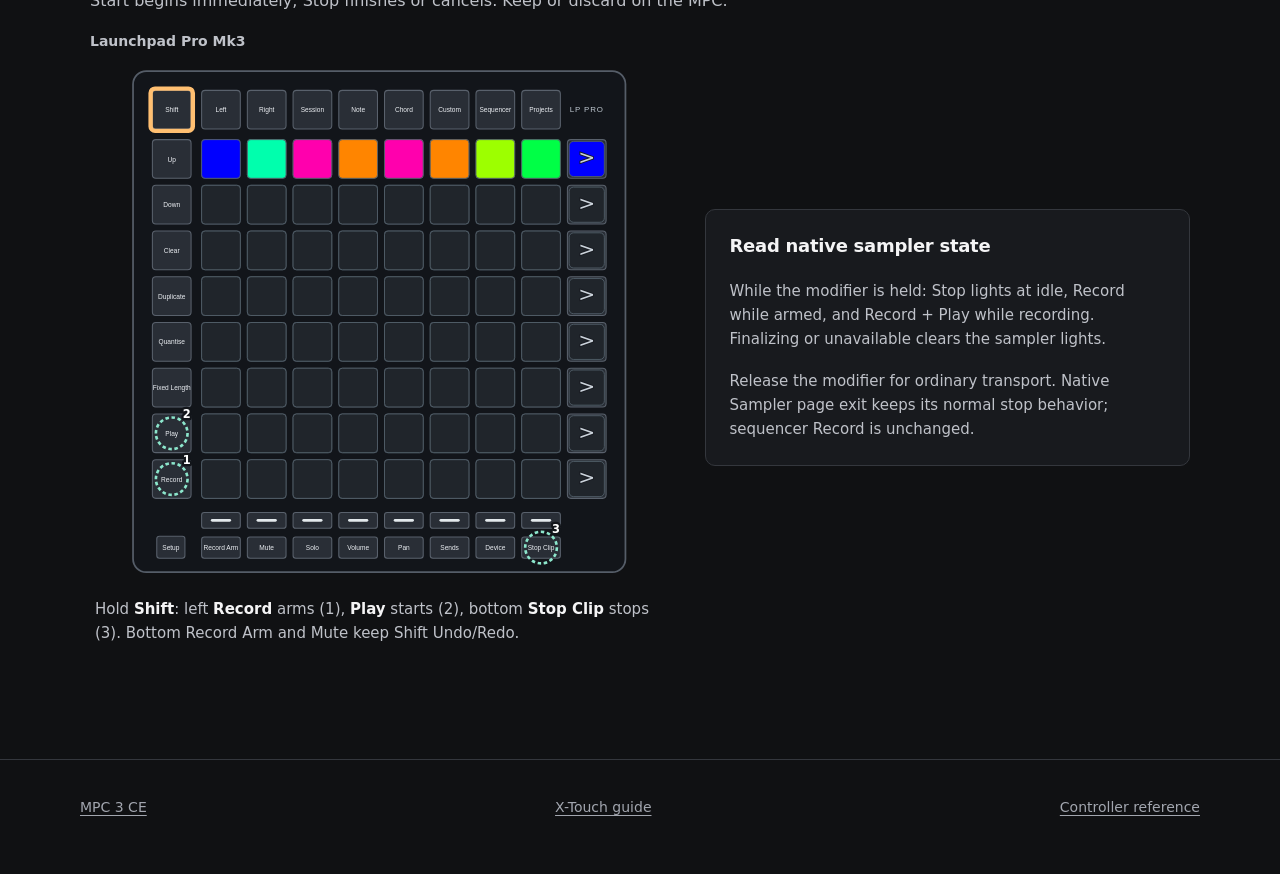
<file: builder/web/launchpad-guide.html>
<!doctype html>
<html lang="en" data-theme="dark"><head><meta charset="utf-8"><meta name="viewport" content="width=device-width, initial-scale=1"><title>Launchpad visual guide - MPC 3 CE</title><meta name="description" content="Illustrated Launchpad X and Pro Mk3 gestures for clips, rows and direct editing on MPC 3 CE."><link rel="icon" href="favicon.svg" type="image/svg+xml"><link rel="stylesheet" href="site.css"><style>
.doc{max-width:1100px}main{padding-bottom:64px}.page-head{padding:48px 0 24px}.tools,.jump-links{display:flex;flex-wrap:wrap;gap:12px 24px;margin:24px 0}.jump-links{list-style:none;padding:0;font-size:14px}.surface-picker{position:sticky;top:64px;z-index:10;border:1px solid var(--line);border-radius:8px;background:var(--page);padding:14px 18px;margin:24px 0}.surface-picker legend{font-weight:600;padding:0 8px}.surface-picker label{display:inline-flex;align-items:center;gap:8px;margin-right:24px;cursor:pointer}.surface-picker input{accent-color:var(--red);width:18px;height:18px}.x-only{display:none}body:has(#choose-x:checked) .pro-only{display:none}body:has(#choose-x:checked) .x-only{display:block}.surface-name{font-size:14px;font-weight:600;color:var(--ink-2);margin:0 0 12px}.intro-note{max-width:78ch;color:var(--ink-2)}.legend{display:flex;gap:16px;flex-wrap:wrap;font-size:14px;margin:18px 0}.swatch{display:inline-block;width:13px;height:13px;border:2px solid currentColor;vertical-align:-2px;margin-right:5px}.hold-color{color:#ffbf71}.source-color{color:#ffff00}.target-color{color:#8ce6cc}.walkthrough,.actions-overview{padding:44px 0 50px;border-top:1px solid var(--line);scroll-margin-top:160px}.walkthrough header>p:not(.eyebrow){max-width:74ch;color:var(--ink-2)}.eyebrow{font-size:12px;letter-spacing:.09em;text-transform:uppercase;color:var(--ink-3);margin:0 0 8px}.walk-body{display:grid;grid-template-columns:1.2fr 1fr;gap:32px;align-items:center}.walk-body:has(.action-pair){display:block}.walk-body:has(.action-pair) .result{max-width:850px;margin-top:24px}.controller{display:block;width:100%;max-width:510px;margin:0 auto}.case{fill:#12151a;stroke:#555d68;stroke-width:2}.edge{fill:#292e36;stroke:#59616c;stroke-width:1.2}.pad{fill:#20252b;stroke:#46505b;stroke-width:1.2}.key-label{fill:#edf0f4;font-family:Arial,sans-serif;font-size:7.5px}.brand-label{fill:#bfc8d0;font-family:Arial,sans-serif;font-size:9px;letter-spacing:1px}.scene-label{fill:#d3d8df;font-size:23px}.track-mark{stroke:#e3e9ec;stroke-width:3;stroke-linecap:round}.hold-mark{fill:none;stroke:#ffbf71;stroke-width:5}.badge-hold{fill:#ffbf71;stroke:#15181e;stroke-width:1.5}.badge-text{fill:#12151a;font-size:14px;font-weight:700}.tap-mark{stroke:#17242a;stroke-width:2;fill:#8ce6cc}.tap-mark.source{fill:#d1a4ff}.tap-number{fill:#10251f;font-size:24px;font-weight:700}.action-clip{fill:#a78cda;stroke:#d7bafa;stroke-width:1}.action-row{fill:#76c995;stroke:#a0e4b9;stroke-width:1}figure{margin:0}figcaption{font-size:15px;line-height:1.6;max-width:60ch;margin:14px auto 0;color:var(--ink-2)}figcaption b{color:var(--ink)}.action-pair{display:grid;grid-template-columns:1fr 1fr;gap:24px}.action-flow{display:grid;grid-template-columns:repeat(3,1fr);gap:24px}.action-flow figcaption{font-size:14px}.result{background:var(--surface);border:1px solid var(--line);padding:24px;border-radius:10px}.result h3{display:flex;align-items:center;gap:10px;margin:0 0 22px}.step-number{display:inline-flex;width:30px;height:30px;align-items:center;justify-content:center;border:1px solid var(--ink-2);border-radius:50%;font-size:15px}.result p{font-size:15px;color:var(--ink-2);margin:18px 0 0}.comparison{display:grid;grid-template-columns:1fr 22px 1fr;gap:10px;align-items:center}.comparison small{display:block;font-size:12px;text-transform:uppercase;letter-spacing:.06em;margin-bottom:8px;color:var(--ink-3)}.result-arrow{text-align:center;font-size:24px}.blocks{display:flex;flex-direction:column;gap:6px}.cell{padding:12px 7px;border:1px solid #668e83;border-radius:4px;text-align:center;font-size:14px;line-height:1.3}.filled{background:#24473f;color:#bcefe1}.empty{border-style:dashed;background:transparent;color:var(--ink-2)}.timeline{display:flex;flex-wrap:wrap;border:2px solid #8ce6cc;padding:4px;gap:4px}.timeline span{flex:1 1 35%;background:#24473f;color:#bcefe1;padding:12px 4px;font-size:13px;text-align:center}.actions-map{display:grid;grid-template-columns:repeat(8,1fr);gap:8px;min-width:700px}.action-cell{aspect-ratio:1;padding:8px;display:flex;flex-direction:column;justify-content:center;text-align:center;border-radius:5px;background:#302b47;border:1px solid #a78cda}.action-cell small{font-size:12px;margin-bottom:8px}.action-cell strong{font-size:14px;line-height:1.3}.row-action{background:#244936;border-color:#76c995}.unused{background:#202329;border-color:#4a4d55}.map-scroll{overflow-x:auto;margin:24px 0}.map-note{font-size:14px;color:var(--ink-2)}.setup{padding:24px 0}.setup p{max-width:80ch}.fine{font-size:13px;color:var(--ink-3)}
.shortened-loop{display:flex;flex-direction:column;gap:6px}.outside-loop{display:flex;flex-wrap:wrap;gap:4px;border:1px dashed var(--ink-3);padding:4px;color:var(--ink-3)}.outside-loop>span{flex:1;padding:12px 4px;text-align:center;font-size:13px}.outside-loop small{width:100%;font-size:10px;text-align:center;margin:0}
@media(max-width:760px){.walk-body,.action-flow{grid-template-columns:1fr}.action-flow figure{max-width:510px;margin:0 auto}.action-pair{grid-template-columns:1fr}.action-pair figure{max-width:510px;margin:0 auto}.walkthrough,.actions-overview{padding:32px 0}.result{padding:20px}.surface-picker{top:64px;padding:10px}.surface-picker label{margin-right:14px;font-size:14px}.page-head{padding-top:30px}}
@media(max-width:1000px){.surface-picker{top:0}}
@media print{.print-actions-map{break-before:page;break-inside:avoid}.print-actions-map h3{margin-top:0!important}:root{--ink:#111;--ink-2:#222;--ink-3:#444;--page:#fff;--surface:#fff;--line:#999}@page{size:A4;margin:14mm}html,body{background:white;color:black;font-size:11pt}.top,.tools,.jump-links,.surface-picker,.setup,footer,.intro-note{display:none}.wrap{width:100%}.doc{max-width:none}.page-head{padding:0;margin:0 0 14pt}.page-head h1{font-size:24pt}.lead{font-size:11pt;line-height:1.45}.walkthrough,.actions-overview{break-before:page;padding:0;border:0}.walkthrough h2,.actions-overview h2{font-size:21pt;margin:0 0 10pt}.walkthrough header>p{margin:0 0 10pt}.eyebrow{display:block;font-size:9pt;margin:0 0 6pt}.walk-body{display:block}.controller{max-width:335px}.surface-name{margin:6pt 0;font-size:10pt}.action-pair{display:grid;grid-template-columns:1fr 1fr;gap:16pt}.action-flow{display:grid;grid-template-columns:1fr 1fr;gap:16pt}.action-flow figure:last-child{grid-column:1/-1;max-width:280px;margin:auto}.action-flow .controller{max-width:260px}.result{padding:12pt;margin-top:14pt;border-color:#999;break-inside:avoid}.result h3{font-size:12pt;margin-bottom:10pt}.result p,figcaption,.action-flow figcaption{font-size:10.5pt;line-height:1.45;color:black}.comparison{grid-template-columns:1fr 24px 1fr}.cell,.timeline span{font-size:10pt;padding:7pt;background:white;color:black;border-color:#555}.timeline{border-color:#333}.timeline span{border:1px solid #777}.action-cell{background:white;color:black;border-color:#555}.actions-map{min-width:0;gap:5px}.action-cell strong{font-size:9pt}.action-cell small{font-size:8pt}.map-scroll{overflow:visible}.legend{font-size:10pt}.fine{font-size:9pt}figure{break-inside:avoid}.map-note{font-size:10pt}.hold-color,.source-color,.target-color{color:black}.case,.edge,.pad,.hold-mark,.tap-mark,.action-clip,.action-row{-webkit-print-color-adjust:exact;print-color-adjust:exact}main{padding:0}a{color:black}}

/* The overview reuses the function diagrams below. Playback begins only on request. */
#tour{scroll-margin-top:160px}.feature-tour{border:1px solid var(--line);border-radius:12px;padding:24px;margin:30px 0 44px;background:var(--surface)}.tour-intro{max-width:72ch;color:var(--ink-2)}.tour-controls{display:flex;flex-wrap:wrap;align-items:center;gap:10px;margin:20px 0}.tour-controls label{font-size:14px;font-weight:600}.tour-controls select{font:inherit;font-size:14px;padding:10px;max-width:100%;background:var(--page);color:var(--ink);border:1px solid var(--line);border-radius:5px}.tour-controls button{min-width:42px}.tour-stage-bar{display:flex;align-items:baseline;justify-content:space-between;gap:12px;border-top:1px solid var(--line);padding-top:18px}.tour-stage-bar h3{margin:0}.tour-counter{font-size:13px;color:var(--ink-3)}.tour-content{display:grid;grid-template-columns:1fr 1fr;gap:28px;align-items:center;min-height:420px}.tour-device .controller{max-width:390px}.tour-device figcaption{display:none}.tour-explain p{max-width:46ch}.tour-feature-title{font-size:25px;margin:0 0 12px}.tour-outcome .result{padding:14px;margin:0}.tour-outcome .result>h3{display:none}.tour-outcome:empty{display:none}.tour-detail{display:inline-block;margin-top:14px;font-weight:600}.tour-steps{display:flex;flex-wrap:wrap;gap:7px;margin:16px 0 0;padding:0;list-style:none}.tour-steps button{font:inherit;font-size:12px;background:var(--page);color:var(--ink-2);border:1px solid var(--line);border-radius:5px;padding:7px 9px;cursor:pointer}.tour-steps button[aria-current="step"]{color:var(--ink);border-color:var(--red)}.tour-pause-note{font-size:13px;color:var(--ink-3);min-height:1.6em}.tour-off{visibility:hidden}.tour-future{visibility:hidden}.time-result{display:block;width:100%;height:auto}.time-grid{stroke:var(--line);stroke-width:1;stroke-dasharray:3 4}.time-axis{stroke:var(--ink-3);stroke-width:1}.note-event{fill:var(--ink)}.loop-window{fill:none;stroke:#75cdb2;stroke-width:3}.axis-label{fill:var(--ink-3);font-family:Arial,sans-serif;font-size:12px}.lane-label{fill:var(--ink);font-family:Arial,sans-serif;font-size:13px;font-weight:600}.loop-label{fill:#75cdb2;font-family:Arial,sans-serif;font-size:12px}.result-matrix{display:grid;grid-template-columns:48px repeat(3,minmax(0,1fr));gap:5px;align-items:stretch}.matrix-state h4{margin:12px 0 8px;font-size:13px;text-transform:uppercase;letter-spacing:.05em}.column-label,.row-label{font-size:11px;display:flex;align-items:center;color:var(--ink-3)}.column-label{justify-content:center}.matrix-slot{min-height:32px;border:1px solid #668e83;border-radius:3px;padding:5px 3px;display:flex;align-items:center;justify-content:center;text-align:center;font-size:12px;line-height:1.25}.matrix-slot.occupied{background:#24473f;color:#c6eee2}.matrix-slot.vacant{border-style:dashed;color:var(--ink-3)}.history-result,.snapshot-result{display:flex;flex-direction:column;gap:12px;text-align:center}.history-result span,.snapshot-result>div{border:1px solid var(--line);border-radius:5px;padding:14px}.snapshot-result span{display:block;font-size:13px;margin-top:6px;color:var(--ink-2)}.snapshot-badge{border-color:#75cdb2!important}.snapshot-badge.cleared{border-style:dashed}.matrix-state+.matrix-state{margin-top:18px}
@media(max-width:760px){.feature-tour{padding:18px}.tour-content{grid-template-columns:1fr;min-height:0;gap:16px}.tour-device .controller{max-width:330px}.tour-controls select{width:100%}.tour-controls label{width:100%}.tour-feature-title{font-size:22px}.tour-stage-bar{flex-wrap:wrap}.tour-content .tour-explain{min-height:160px}}
@media(prefers-reduced-motion:reduce){.feature-tour *{scroll-behavior:auto!important;transition:none!important;animation:none!important}}
@media print{.feature-tour{display:none}.note-event{fill:#111}.loop-window{stroke:#26745e}.loop-label{fill:#26745e}.matrix-slot.occupied{background:white;color:black}.matrix-slot{font-size:9pt;min-height:20pt}.column-label,.row-label{font-size:9pt}.matrix-state h4{font-size:10pt}.time-result{max-width:480px;margin:auto}.history-result,.snapshot-result{font-size:10.5pt}.snapshot-result span{font-size:10pt}}
.tour-outcome[data-state="before"] .matrix-state:last-child,.tour-outcome[data-state="after"] .matrix-state:first-child,.tour-outcome[data-state="before"] .after-lane,.tour-outcome[data-state="after"] .before-lane{display:none}.tour-outcome[data-state="after"] .after-lane{transform:translateY(-92px)}.tour-outcome .matrix-state{margin-top:0}.tour-outcome .history-result>b,.tour-outcome[data-state="before"] .history-result>span:last-child,.tour-outcome[data-state="after"] .history-result>span:first-child{display:none}

/* LED colours follow the shipped Novation palette; press rings stay separate. */
.tap-mark,.tap-mark.source{fill:none;stroke:#8ce6cc;stroke-width:3;stroke-dasharray:4 3}.tap-number{fill:white;font-size:13px;paint-order:stroke;stroke:#12151a;stroke-width:5px;stroke-linejoin:round}.led-pad{stroke:#53606a;stroke-width:1}.led-scene{stroke-width:4;fill:none}.led-pulse{fill:var(--led-on)}.led-flash{fill:var(--led-on)}.led-ack{fill:white}.led-layer{pointer-events:none}.tour-running .led-pulse{animation:led-pulse 1.2s ease-in-out infinite}.tour-running .led-flash{animation:led-flash .7s steps(1,end) infinite}.tour-running .led-ack{animation:edit-ack .5s steps(1,end) both}.feature-tour:not(.tour-running) .led-pulse,.feature-tour:not(.tour-running) .led-flash,.feature-tour:not(.tour-running) .led-ack{animation-play-state:paused}@keyframes led-pulse{0%,100%{fill:#20252b}50%{fill:var(--led-on)}}@keyframes led-flash{0%,49%{fill:var(--led-on)}50%,100%{fill:var(--led-off,#20252b)}}@keyframes edit-ack{0%,15.9%{fill:#20252b}16%,100%{fill:white}}.action-clip{fill:#0000ff;stroke:#7070ff}.action-clip:nth-of-type(1),.action-clip:nth-of-type(2){fill:#ffff00;stroke:#ffff80}.action-row{fill:#00ff00;stroke:#80ff80}.action-cell{background:#151541;border-color:#6060ff}.action-cell:nth-child(-n+2){background:#383810;border-color:#d9d900}.action-cell.row-action{background:#123514;border-color:#00be00}.action-cell.unused{background:#202329;border-color:#4a4d55}.led-caption{font-size:13px;color:var(--ink-2);margin:10px 0}.led-key{display:flex;flex-wrap:wrap;gap:8px 18px;font-size:13px;color:var(--ink-2)}.led-key i{display:inline-block;width:12px;height:12px;border:1px solid #777;border-radius:2px;margin-right:6px;vertical-align:-1px}.tour-embed>.top,.tour-embed>footer,.tour-embed .doc> :not(.surface-picker):not(.feature-tour){display:none!important}.tour-embed .surface-picker{position:static;margin:8px 0;padding:8px 14px}.tour-embed .doc{max-width:1100px;width:100%;padding:0 12px}.tour-embed .feature-tour{margin:0;padding:18px;border:0}.tour-embed .feature-tour>h2,.tour-embed .tour-intro{display:none}.tour-embed main{padding-bottom:0}.tour-embed .tour-content{min-height:350px}.tour-embed .tour-device .controller{max-width:350px}.tour-embed .tour-controls{margin:8px 0 16px}.tour-embed .tour-pause-note{margin-bottom:0}
@media(prefers-reduced-motion:reduce){.tour-running .led-pulse,.tour-running .led-flash,.tour-running .led-ack{animation:none!important}}
@media print{.led-pad,.led-scene{-webkit-print-color-adjust:exact;print-color-adjust:exact}.led-caption{font-size:9pt}.feature-tour{display:none}}
body:has(#choose-x:checked) #quantize{display:none}
</style></head><body>
<a class="skip" href="#main">Skip to content</a><header class="top">
  <div class="wrap">
    <a class="brand" href="./"><span class="mark" aria-hidden="true"><i></i></span>MPC 3 CE</a>
    <nav aria-label="Site">
      <a href="./#tour">Controllers</a>
      <a href="./#setup">Setup</a>
      <a href="launchpad-guide.html" aria-current="page">Launchpad guide</a>
      <a href="guide.html">X-Touch guide</a>
      <a href="mini-guide.html">Mini guide</a>
      <a href="xl3-guide.html">XL3 guide</a>
      <a class="btn primary" href="builder.html">Build your image</a>
    </nav>
  </div>
</header>
<svg width="0" height="0" aria-hidden="true" style="position:absolute;overflow:hidden"><defs><g id="hardware-pro"><rect x="8" y="8" width="560" height="570" rx="15" class="case"/><rect x="30" y="30" width="44" height="44" rx="4" class="edge"/><text x="52" y="55" class="key-label" text-anchor="middle">Shift</text><rect x="86" y="30" width="44" height="44" rx="4" class="edge"/><text x="108" y="55" class="key-label" text-anchor="middle">Left</text><rect x="138" y="30" width="44" height="44" rx="4" class="edge"/><text x="160" y="55" class="key-label" text-anchor="middle">Right</text><rect x="190" y="30" width="44" height="44" rx="4" class="edge"/><text x="212" y="55" class="key-label" text-anchor="middle">Session</text><rect x="242" y="30" width="44" height="44" rx="4" class="edge"/><text x="264" y="55" class="key-label" text-anchor="middle">Note</text><rect x="294" y="30" width="44" height="44" rx="4" class="edge"/><text x="316" y="55" class="key-label" text-anchor="middle">Chord</text><rect x="346" y="30" width="44" height="44" rx="4" class="edge"/><text x="368" y="55" class="key-label" text-anchor="middle">Custom</text><rect x="398" y="30" width="44" height="44" rx="4" class="edge"/><text x="420" y="55" class="key-label" text-anchor="middle">Sequencer</text><rect x="450" y="30" width="44" height="44" rx="4" class="edge"/><text x="472" y="55" class="key-label" text-anchor="middle">Projects</text><rect x="30" y="86" width="44" height="44" rx="4" class="edge"/><text x="52" y="111" class="key-label" text-anchor="middle">Up</text><rect x="30" y="138" width="44" height="44" rx="4" class="edge"/><text x="52" y="163" class="key-label" text-anchor="middle">Down</text><rect x="30" y="190" width="44" height="44" rx="4" class="edge"/><text x="52" y="215" class="key-label" text-anchor="middle">Clear</text><rect x="30" y="242" width="44" height="44" rx="4" class="edge"/><text x="52" y="267" class="key-label" text-anchor="middle">Duplicate</text><rect x="30" y="294" width="44" height="44" rx="4" class="edge"/><text x="52" y="319" class="key-label" text-anchor="middle">Quantise</text><rect x="30" y="346" width="44" height="44" rx="4" class="edge"/><text x="52" y="371" class="key-label" text-anchor="middle">Fixed Length</text><rect x="30" y="398" width="44" height="44" rx="4" class="edge"/><text x="52" y="423" class="key-label" text-anchor="middle">Play</text><rect x="30" y="450" width="44" height="44" rx="4" class="edge"/><text x="52" y="475" class="key-label" text-anchor="middle">Record</text><rect x="86" y="86" width="44" height="44" rx="4" class="pad"/><rect x="138" y="86" width="44" height="44" rx="4" class="pad"/><rect x="190" y="86" width="44" height="44" rx="4" class="pad"/><rect x="242" y="86" width="44" height="44" rx="4" class="pad"/><rect x="294" y="86" width="44" height="44" rx="4" class="pad"/><rect x="346" y="86" width="44" height="44" rx="4" class="pad"/><rect x="398" y="86" width="44" height="44" rx="4" class="pad"/><rect x="450" y="86" width="44" height="44" rx="4" class="pad"/><rect x="502" y="86" width="44" height="44" rx="4" class="edge"/><text x="524" y="114" class="scene-label" text-anchor="middle">&gt;</text><rect x="86" y="138" width="44" height="44" rx="4" class="pad"/><rect x="138" y="138" width="44" height="44" rx="4" class="pad"/><rect x="190" y="138" width="44" height="44" rx="4" class="pad"/><rect x="242" y="138" width="44" height="44" rx="4" class="pad"/><rect x="294" y="138" width="44" height="44" rx="4" class="pad"/><rect x="346" y="138" width="44" height="44" rx="4" class="pad"/><rect x="398" y="138" width="44" height="44" rx="4" class="pad"/><rect x="450" y="138" width="44" height="44" rx="4" class="pad"/><rect x="502" y="138" width="44" height="44" rx="4" class="edge"/><text x="524" y="166" class="scene-label" text-anchor="middle">&gt;</text><rect x="86" y="190" width="44" height="44" rx="4" class="pad"/><rect x="138" y="190" width="44" height="44" rx="4" class="pad"/><rect x="190" y="190" width="44" height="44" rx="4" class="pad"/><rect x="242" y="190" width="44" height="44" rx="4" class="pad"/><rect x="294" y="190" width="44" height="44" rx="4" class="pad"/><rect x="346" y="190" width="44" height="44" rx="4" class="pad"/><rect x="398" y="190" width="44" height="44" rx="4" class="pad"/><rect x="450" y="190" width="44" height="44" rx="4" class="pad"/><rect x="502" y="190" width="44" height="44" rx="4" class="edge"/><text x="524" y="218" class="scene-label" text-anchor="middle">&gt;</text><rect x="86" y="242" width="44" height="44" rx="4" class="pad"/><rect x="138" y="242" width="44" height="44" rx="4" class="pad"/><rect x="190" y="242" width="44" height="44" rx="4" class="pad"/><rect x="242" y="242" width="44" height="44" rx="4" class="pad"/><rect x="294" y="242" width="44" height="44" rx="4" class="pad"/><rect x="346" y="242" width="44" height="44" rx="4" class="pad"/><rect x="398" y="242" width="44" height="44" rx="4" class="pad"/><rect x="450" y="242" width="44" height="44" rx="4" class="pad"/><rect x="502" y="242" width="44" height="44" rx="4" class="edge"/><text x="524" y="270" class="scene-label" text-anchor="middle">&gt;</text><rect x="86" y="294" width="44" height="44" rx="4" class="pad"/><rect x="138" y="294" width="44" height="44" rx="4" class="pad"/><rect x="190" y="294" width="44" height="44" rx="4" class="pad"/><rect x="242" y="294" width="44" height="44" rx="4" class="pad"/><rect x="294" y="294" width="44" height="44" rx="4" class="pad"/><rect x="346" y="294" width="44" height="44" rx="4" class="pad"/><rect x="398" y="294" width="44" height="44" rx="4" class="pad"/><rect x="450" y="294" width="44" height="44" rx="4" class="pad"/><rect x="502" y="294" width="44" height="44" rx="4" class="edge"/><text x="524" y="322" class="scene-label" text-anchor="middle">&gt;</text><rect x="86" y="346" width="44" height="44" rx="4" class="pad"/><rect x="138" y="346" width="44" height="44" rx="4" class="pad"/><rect x="190" y="346" width="44" height="44" rx="4" class="pad"/><rect x="242" y="346" width="44" height="44" rx="4" class="pad"/><rect x="294" y="346" width="44" height="44" rx="4" class="pad"/><rect x="346" y="346" width="44" height="44" rx="4" class="pad"/><rect x="398" y="346" width="44" height="44" rx="4" class="pad"/><rect x="450" y="346" width="44" height="44" rx="4" class="pad"/><rect x="502" y="346" width="44" height="44" rx="4" class="edge"/><text x="524" y="374" class="scene-label" text-anchor="middle">&gt;</text><rect x="86" y="398" width="44" height="44" rx="4" class="pad"/><rect x="138" y="398" width="44" height="44" rx="4" class="pad"/><rect x="190" y="398" width="44" height="44" rx="4" class="pad"/><rect x="242" y="398" width="44" height="44" rx="4" class="pad"/><rect x="294" y="398" width="44" height="44" rx="4" class="pad"/><rect x="346" y="398" width="44" height="44" rx="4" class="pad"/><rect x="398" y="398" width="44" height="44" rx="4" class="pad"/><rect x="450" y="398" width="44" height="44" rx="4" class="pad"/><rect x="502" y="398" width="44" height="44" rx="4" class="edge"/><text x="524" y="426" class="scene-label" text-anchor="middle">&gt;</text><rect x="86" y="450" width="44" height="44" rx="4" class="pad"/><rect x="138" y="450" width="44" height="44" rx="4" class="pad"/><rect x="190" y="450" width="44" height="44" rx="4" class="pad"/><rect x="242" y="450" width="44" height="44" rx="4" class="pad"/><rect x="294" y="450" width="44" height="44" rx="4" class="pad"/><rect x="346" y="450" width="44" height="44" rx="4" class="pad"/><rect x="398" y="450" width="44" height="44" rx="4" class="pad"/><rect x="450" y="450" width="44" height="44" rx="4" class="pad"/><rect x="502" y="450" width="44" height="44" rx="4" class="edge"/><text x="524" y="478" class="scene-label" text-anchor="middle">&gt;</text><rect x="86" y="510" width="44" height="18" rx="3" class="edge"/><path d="M98 519h20" class="track-mark"/><rect x="86" y="538" width="44" height="24" rx="3" class="edge"/><text x="108" y="553" class="key-label" text-anchor="middle">Record Arm</text><rect x="138" y="510" width="44" height="18" rx="3" class="edge"/><path d="M150 519h20" class="track-mark"/><rect x="138" y="538" width="44" height="24" rx="3" class="edge"/><text x="160" y="553" class="key-label" text-anchor="middle">Mute</text><rect x="190" y="510" width="44" height="18" rx="3" class="edge"/><path d="M202 519h20" class="track-mark"/><rect x="190" y="538" width="44" height="24" rx="3" class="edge"/><text x="212" y="553" class="key-label" text-anchor="middle">Solo</text><rect x="242" y="510" width="44" height="18" rx="3" class="edge"/><path d="M254 519h20" class="track-mark"/><rect x="242" y="538" width="44" height="24" rx="3" class="edge"/><text x="264" y="553" class="key-label" text-anchor="middle">Volume</text><rect x="294" y="510" width="44" height="18" rx="3" class="edge"/><path d="M306 519h20" class="track-mark"/><rect x="294" y="538" width="44" height="24" rx="3" class="edge"/><text x="316" y="553" class="key-label" text-anchor="middle">Pan</text><rect x="346" y="510" width="44" height="18" rx="3" class="edge"/><path d="M358 519h20" class="track-mark"/><rect x="346" y="538" width="44" height="24" rx="3" class="edge"/><text x="368" y="553" class="key-label" text-anchor="middle">Sends</text><rect x="398" y="510" width="44" height="18" rx="3" class="edge"/><path d="M410 519h20" class="track-mark"/><rect x="398" y="538" width="44" height="24" rx="3" class="edge"/><text x="420" y="553" class="key-label" text-anchor="middle">Device</text><rect x="450" y="510" width="44" height="18" rx="3" class="edge"/><path d="M462 519h20" class="track-mark"/><rect x="450" y="538" width="44" height="24" rx="3" class="edge"/><text x="472" y="553" class="key-label" text-anchor="middle">Stop Clip</text><rect x="35" y="537" width="32" height="25" rx="3" class="edge"/><text x="51" y="553" class="key-label" text-anchor="middle">Setup</text><text x="524" y="55" class="brand-label" text-anchor="middle">LP PRO</text></g><g id="hardware-x"><rect x="8" y="8" width="510" height="510" rx="15" class="case"/><circle cx="52" cy="52" r="20" class="edge"/><text x="52" y="55" class="key-label" text-anchor="middle">Up</text><circle cx="104" cy="52" r="20" class="edge"/><text x="104" y="55" class="key-label" text-anchor="middle">Down</text><circle cx="156" cy="52" r="20" class="edge"/><text x="156" y="55" class="key-label" text-anchor="middle">Left</text><circle cx="208" cy="52" r="20" class="edge"/><text x="208" y="55" class="key-label" text-anchor="middle">Right</text><circle cx="260" cy="52" r="20" class="edge"/><text x="260" y="55" class="key-label" text-anchor="middle">Session</text><circle cx="312" cy="52" r="20" class="edge"/><text x="312" y="55" class="key-label" text-anchor="middle">Note</text><circle cx="364" cy="52" r="20" class="edge"/><text x="364" y="55" class="key-label" text-anchor="middle">Custom</text><circle cx="416" cy="52" r="20" class="edge"/><text x="416" y="55" class="key-label" text-anchor="middle">Capture MIDI</text><rect x="30" y="86" width="44" height="44" rx="4" class="pad"/><rect x="82" y="86" width="44" height="44" rx="4" class="pad"/><rect x="134" y="86" width="44" height="44" rx="4" class="pad"/><rect x="186" y="86" width="44" height="44" rx="4" class="pad"/><rect x="238" y="86" width="44" height="44" rx="4" class="pad"/><rect x="290" y="86" width="44" height="44" rx="4" class="pad"/><rect x="342" y="86" width="44" height="44" rx="4" class="pad"/><rect x="394" y="86" width="44" height="44" rx="4" class="pad"/><circle cx="468" cy="108" r="20" class="edge"/><text x="468" y="114" class="scene-label" text-anchor="middle">&gt;</text><rect x="30" y="138" width="44" height="44" rx="4" class="pad"/><rect x="82" y="138" width="44" height="44" rx="4" class="pad"/><rect x="134" y="138" width="44" height="44" rx="4" class="pad"/><rect x="186" y="138" width="44" height="44" rx="4" class="pad"/><rect x="238" y="138" width="44" height="44" rx="4" class="pad"/><rect x="290" y="138" width="44" height="44" rx="4" class="pad"/><rect x="342" y="138" width="44" height="44" rx="4" class="pad"/><rect x="394" y="138" width="44" height="44" rx="4" class="pad"/><circle cx="468" cy="160" r="20" class="edge"/><text x="468" y="166" class="scene-label" text-anchor="middle">&gt;</text><rect x="30" y="190" width="44" height="44" rx="4" class="pad"/><rect x="82" y="190" width="44" height="44" rx="4" class="pad"/><rect x="134" y="190" width="44" height="44" rx="4" class="pad"/><rect x="186" y="190" width="44" height="44" rx="4" class="pad"/><rect x="238" y="190" width="44" height="44" rx="4" class="pad"/><rect x="290" y="190" width="44" height="44" rx="4" class="pad"/><rect x="342" y="190" width="44" height="44" rx="4" class="pad"/><rect x="394" y="190" width="44" height="44" rx="4" class="pad"/><circle cx="468" cy="212" r="20" class="edge"/><text x="468" y="218" class="scene-label" text-anchor="middle">&gt;</text><rect x="30" y="242" width="44" height="44" rx="4" class="pad"/><rect x="82" y="242" width="44" height="44" rx="4" class="pad"/><rect x="134" y="242" width="44" height="44" rx="4" class="pad"/><rect x="186" y="242" width="44" height="44" rx="4" class="pad"/><rect x="238" y="242" width="44" height="44" rx="4" class="pad"/><rect x="290" y="242" width="44" height="44" rx="4" class="pad"/><rect x="342" y="242" width="44" height="44" rx="4" class="pad"/><rect x="394" y="242" width="44" height="44" rx="4" class="pad"/><circle cx="468" cy="264" r="20" class="edge"/><text x="468" y="270" class="scene-label" text-anchor="middle">&gt;</text><rect x="30" y="294" width="44" height="44" rx="4" class="pad"/><rect x="82" y="294" width="44" height="44" rx="4" class="pad"/><rect x="134" y="294" width="44" height="44" rx="4" class="pad"/><rect x="186" y="294" width="44" height="44" rx="4" class="pad"/><rect x="238" y="294" width="44" height="44" rx="4" class="pad"/><rect x="290" y="294" width="44" height="44" rx="4" class="pad"/><rect x="342" y="294" width="44" height="44" rx="4" class="pad"/><rect x="394" y="294" width="44" height="44" rx="4" class="pad"/><circle cx="468" cy="316" r="20" class="edge"/><text x="468" y="322" class="scene-label" text-anchor="middle">&gt;</text><rect x="30" y="346" width="44" height="44" rx="4" class="pad"/><rect x="82" y="346" width="44" height="44" rx="4" class="pad"/><rect x="134" y="346" width="44" height="44" rx="4" class="pad"/><rect x="186" y="346" width="44" height="44" rx="4" class="pad"/><rect x="238" y="346" width="44" height="44" rx="4" class="pad"/><rect x="290" y="346" width="44" height="44" rx="4" class="pad"/><rect x="342" y="346" width="44" height="44" rx="4" class="pad"/><rect x="394" y="346" width="44" height="44" rx="4" class="pad"/><circle cx="468" cy="368" r="20" class="edge"/><text x="468" y="374" class="scene-label" text-anchor="middle">&gt;</text><rect x="30" y="398" width="44" height="44" rx="4" class="pad"/><rect x="82" y="398" width="44" height="44" rx="4" class="pad"/><rect x="134" y="398" width="44" height="44" rx="4" class="pad"/><rect x="186" y="398" width="44" height="44" rx="4" class="pad"/><rect x="238" y="398" width="44" height="44" rx="4" class="pad"/><rect x="290" y="398" width="44" height="44" rx="4" class="pad"/><rect x="342" y="398" width="44" height="44" rx="4" class="pad"/><rect x="394" y="398" width="44" height="44" rx="4" class="pad"/><circle cx="468" cy="420" r="20" class="edge"/><text x="468" y="426" class="scene-label" text-anchor="middle">&gt;</text><rect x="30" y="450" width="44" height="44" rx="4" class="pad"/><rect x="82" y="450" width="44" height="44" rx="4" class="pad"/><rect x="134" y="450" width="44" height="44" rx="4" class="pad"/><rect x="186" y="450" width="44" height="44" rx="4" class="pad"/><rect x="238" y="450" width="44" height="44" rx="4" class="pad"/><rect x="290" y="450" width="44" height="44" rx="4" class="pad"/><rect x="342" y="450" width="44" height="44" rx="4" class="pad"/><rect x="394" y="450" width="44" height="44" rx="4" class="pad"/><circle cx="468" cy="472" r="20" class="edge"/><text x="468" y="478" class="scene-label" text-anchor="middle">&gt;</text><text x="468" y="55" class="brand-label" text-anchor="middle">LP X</text></g></defs></svg>
<main id="main"><div class="wrap doc"><div class="page-head"><h1>Launchpad visual guide</h1><p class="lead">A function-by-function Launchpad guide for MPC 3 CE. Choose your controller, then follow the numbered buttons, pads and result. Quantise is available as a direct shortcut on Pro Mk3.</p><div class="tools"><button class="btn" type="button" onclick="window.print()">Print this controller's guide</button><a class="btn" href="CONTROLLERS.md">Full controller reference</a></div></div>
<fieldset class="surface-picker"><legend>Your Launchpad</legend><label><input type="radio" id="choose-pro" name="surface" checked> Pro Mk3</label><label><input type="radio" id="choose-x" name="surface"> X</label></fieldset>
<p class="intro-note">Start in <strong>Session</strong>. The diagrams use example clips in numbered scenes: the very first visible row is Arrangement on the first page, and editing gestures skip it. Arrows page tracks or rows. Each Launchpad keeps its own view and choices.</p>
<div class="legend"><span class="hold-color"><i class="swatch"></i>Orange outline: hold</span><span class="source-color"><i class="swatch"></i>Yellow LED: copy source</span><span class="target-color"><i class="swatch"></i>Mint ring: press here</span></div><p class="fine">Numbers and outlines show your presses; pad colours show representative controller behaviour in an example project, not a live MPC connection. Dark pads are empty, ready clips use track colours, playing clips pulse white, recording pulses red and overdub pulses amber. Queued actions flash. The top clip row is Arrangement; editing examples use numbered scenes below it.</p>

<p class="intro-note">A short white target flash acknowledges that MPC accepted an edit. Normal clip lights return after about half a second. MPC settings can leave contents unchanged even when an action is accepted.</p><nav aria-label="Functions"><ul class="jump-links"><li><a href="#launch-clip">Launch</a></li><li><a href="#record">Record</a></li><li><a href="#sampler">Sampler</a></li><li><a href="#stop-clip">Stop</a></li><li><a href="#copy-clip">Copy</a></li><li><a href="#delete-clip">Delete</a></li><li><a href="#undo">Undo / Redo</a></li><li><a href="#double-events">Double a clip</a></li><li><a class="pro-only" href="#quantize">Quantize</a></li><li><a href="#insert-capture">Rows</a></li></ul></nav>

<article class="walkthrough" id="launch-clip"><header><p class="eyebrow">CE / MPC 3.10 / Session</p><h2>Launch a clip</h2><p>Start in Session. Tap a populated clip pad.</p></header><div class="walk-body"><div class="surface pro-only"><p class="surface-name">Launchpad Pro Mk3</p><figure><svg viewBox="0 0 580 590" class="controller" role="img" aria-label="1. Tap the clip."><use href="#hardware-pro"/><circle cx="160" cy="160" r="18" class="tap-mark target"/><text x="160" y="167" class="tap-number" text-anchor="middle">1</text></svg><figcaption><b>1.</b> Tap the clip.</figcaption></figure></div><div class="surface x-only"><p class="surface-name">Launchpad X</p><figure><svg viewBox="0 0 530 530" class="controller" role="img" aria-label="1. Tap the clip."><use href="#hardware-x"/><circle cx="104" cy="160" r="18" class="tap-mark target"/><text x="104" y="167" class="tap-number" text-anchor="middle">1</text></svg><figcaption><b>1.</b> Tap the clip.</figcaption></figure></div><div class="result"><h3><span class="step-number">2</span> Result</h3><div class="matrix-comparison"><div class="matrix-state"><h4>Before</h4><div class="result-matrix"><span></span><span class="column-label">Track 1</span><span class="column-label">Track 2</span><span class="column-label">Track 3</span><span class="row-label">Row 1</span><span class="matrix-slot vacant">Empty</span><span class="matrix-slot occupied">Clip A: ready</span><span class="matrix-slot vacant">Empty</span></div></div><div class="matrix-state"><h4>After</h4><div class="result-matrix"><span></span><span class="column-label">Track 1</span><span class="column-label">Track 2</span><span class="column-label">Track 3</span><span class="row-label">Row 1</span><span class="matrix-slot vacant">Empty</span><span class="matrix-slot occupied">Clip A: playing</span><span class="matrix-slot vacant">Empty</span></div></div></div><p>MPC follows its launch quantization. Pressing a playing clip follows its Launch Mode: Trigger restarts; Toggle stops.</p></div></div></article>
<article class="walkthrough" id="launch-row"><header><p class="eyebrow">CE / MPC 3.10 / Session</p><h2>Launch a row</h2><p>Use a right-side scene button to launch that row across tracks.</p></header><div class="walk-body"><div class="surface pro-only"><p class="surface-name">Launchpad Pro Mk3</p><figure><svg viewBox="0 0 580 590" class="controller" role="img" aria-label="1. Tap the scene button beside the row."><use href="#hardware-pro"/><circle cx="524" cy="160" r="18" class="tap-mark target"/><text x="524" y="167" class="tap-number" text-anchor="middle">1</text></svg><figcaption><b>1.</b> Tap the scene button beside the row.</figcaption></figure></div><div class="surface x-only"><p class="surface-name">Launchpad X</p><figure><svg viewBox="0 0 530 530" class="controller" role="img" aria-label="1. Tap the scene button beside the row."><use href="#hardware-x"/><circle cx="468" cy="160" r="18" class="tap-mark target"/><text x="468" y="167" class="tap-number" text-anchor="middle">1</text></svg><figcaption><b>1.</b> Tap the scene button beside the row.</figcaption></figure></div><div class="result"><h3><span class="step-number">2</span> Result</h3><div class="matrix-comparison"><div class="matrix-state"><h4>Before</h4><div class="result-matrix"><span></span><span class="column-label">Track 1</span><span class="column-label">Track 2</span><span class="column-label">Track 3</span><span class="row-label">Row 1</span><span class="matrix-slot occupied">A: ready</span><span class="matrix-slot occupied">B: ready</span><span class="matrix-slot occupied">C: ready</span></div></div><div class="matrix-state"><h4>After</h4><div class="result-matrix"><span></span><span class="column-label">Track 1</span><span class="column-label">Track 2</span><span class="column-label">Track 3</span><span class="row-label">Row 1</span><span class="matrix-slot occupied">A: playing</span><span class="matrix-slot occupied">B: playing</span><span class="matrix-slot occupied">C: playing</span></div></div></div><p>The scene includes tracks beyond the visible eight.</p></div></div></article>
<article class="walkthrough" id="record"><header><p class="eyebrow">CE / MPC 3.10 / Session</p><h2>Record and finish a clip</h2><p>Arm the track first. Use an empty slot in a numbered scene.</p></header><div class="walk-body"><div class="surface pro-only"><p class="surface-name">Launchpad Pro Mk3</p><figure><svg viewBox="0 0 580 590" class="controller" role="img" aria-label="1. Hold Session. 2. Tap the empty slot; hold Session and tap the recording clip again to finish."><use href="#hardware-pro"/><rect x="188" y="28" width="48" height="48" rx="5" class="hold-mark"/><circle cx="233" cy="32" r="11" class="badge-hold"/><text x="233" y="36" class="badge-text" text-anchor="middle">1</text><circle cx="160" cy="160" r="18" class="tap-mark target"/><text x="160" y="167" class="tap-number" text-anchor="middle">2</text></svg><figcaption><b>1.</b> Hold Session. <b>2.</b> Tap the empty slot; hold Session and tap the recording clip again to finish.</figcaption></figure></div><div class="surface x-only"><p class="surface-name">Launchpad X</p><figure><svg viewBox="0 0 530 530" class="controller" role="img" aria-label="1. Hold Session. 2. Tap the empty slot; hold Session and tap the recording clip again to finish."><use href="#hardware-x"/><rect x="236" y="28" width="48" height="48" rx="24" class="hold-mark"/><circle cx="281" cy="32" r="11" class="badge-hold"/><text x="281" y="36" class="badge-text" text-anchor="middle">1</text><circle cx="104" cy="160" r="18" class="tap-mark target"/><text x="104" y="167" class="tap-number" text-anchor="middle">2</text></svg><figcaption><b>1.</b> Hold Session. <b>2.</b> Tap the empty slot; hold Session and tap the recording clip again to finish.</figcaption></figure></div><div class="result"><h3><span class="step-number">3</span> Result</h3><div class="matrix-comparison"><div class="matrix-state"><h4>Before</h4><div class="result-matrix"><span></span><span class="column-label">Track 1</span><span class="column-label">Track 2</span><span class="column-label">Track 3</span><span class="row-label">Row 1</span><span class="matrix-slot vacant">Empty</span><span class="matrix-slot vacant">Empty</span><span class="matrix-slot vacant">Empty</span></div></div><div class="matrix-state"><h4>After</h4><div class="result-matrix"><span></span><span class="column-label">Track 1</span><span class="column-label">Track 2</span><span class="column-label">Track 3</span><span class="row-label">Row 1</span><span class="matrix-slot vacant">Empty</span><span class="matrix-slot occupied">New recording</span><span class="matrix-slot vacant">Empty</span></div></div></div><p>MPC retains its launch quantization, fixed length and Record To settings. Finishing can continue playback or overdubbing. Arrangement is not a recordable slot.</p></div></div></article>
<article class="walkthrough" id="stop-clip"><header><p class="eyebrow">CE / MPC 3.10 / Session</p><h2>Stop a track</h2><p>Choose any slot in the track you want to stop.</p></header><div class="walk-body"><div class="surface pro-only"><p class="surface-name">Launchpad Pro Mk3</p><figure><svg viewBox="0 0 580 590" class="controller" role="img" aria-label="1. Hold Projects (or Stop Clip). 2. Tap a slot in the track."><use href="#hardware-pro"/><rect x="448" y="28" width="48" height="48" rx="5" class="hold-mark"/><circle cx="493" cy="32" r="11" class="badge-hold"/><text x="493" y="36" class="badge-text" text-anchor="middle">1</text><circle cx="160" cy="160" r="18" class="tap-mark target"/><text x="160" y="167" class="tap-number" text-anchor="middle">2</text></svg><figcaption><b>1.</b> Hold Projects (or Stop Clip). <b>2.</b> Tap a slot in the track.</figcaption></figure></div><div class="surface x-only"><p class="surface-name">Launchpad X</p><figure><svg viewBox="0 0 530 530" class="controller" role="img" aria-label="1. Hold Capture MIDI. 2. Tap a slot in the track."><use href="#hardware-x"/><rect x="392" y="28" width="48" height="48" rx="24" class="hold-mark"/><circle cx="437" cy="32" r="11" class="badge-hold"/><text x="437" y="36" class="badge-text" text-anchor="middle">1</text><circle cx="104" cy="160" r="18" class="tap-mark target"/><text x="104" y="167" class="tap-number" text-anchor="middle">2</text></svg><figcaption><b>1.</b> Hold Capture MIDI. <b>2.</b> Tap a slot in the track.</figcaption></figure></div><div class="result"><h3><span class="step-number">3</span> Result</h3><div class="matrix-comparison"><div class="matrix-state"><h4>Before</h4><div class="result-matrix"><span></span><span class="column-label">Track 1</span><span class="column-label">Track 2</span><span class="column-label">Track 3</span><span class="row-label">Row 1</span><span class="matrix-slot vacant">Empty</span><span class="matrix-slot occupied">Clip A: playing</span><span class="matrix-slot vacant">Empty</span></div></div><div class="matrix-state"><h4>After</h4><div class="result-matrix"><span></span><span class="column-label">Track 1</span><span class="column-label">Track 2</span><span class="column-label">Track 3</span><span class="row-label">Row 1</span><span class="matrix-slot vacant">Empty</span><span class="matrix-slot occupied">Clip A: stopped</span><span class="matrix-slot vacant">Empty</span></div></div></div><p>Stops that track and cancels its queued clip transition.</p></div></div></article>
<article class="walkthrough" id="stop-row"><header><p class="eyebrow">CE / MPC 3.10 / Session</p><h2>Stop a scene</h2><p>Stop the tracks participating in a playing or queued scene.</p></header><div class="walk-body"><div class="surface pro-only"><p class="surface-name">Launchpad Pro Mk3</p><figure><svg viewBox="0 0 580 590" class="controller" role="img" aria-label="1. Hold Projects (or Stop Clip). 2. Tap the scene button."><use href="#hardware-pro"/><rect x="448" y="28" width="48" height="48" rx="5" class="hold-mark"/><circle cx="493" cy="32" r="11" class="badge-hold"/><text x="493" y="36" class="badge-text" text-anchor="middle">1</text><circle cx="524" cy="160" r="18" class="tap-mark target"/><text x="524" y="167" class="tap-number" text-anchor="middle">2</text></svg><figcaption><b>1.</b> Hold Projects (or Stop Clip). <b>2.</b> Tap the scene button.</figcaption></figure></div><div class="surface x-only"><p class="surface-name">Launchpad X</p><figure><svg viewBox="0 0 530 530" class="controller" role="img" aria-label="1. Hold Capture MIDI. 2. Tap the scene button."><use href="#hardware-x"/><rect x="392" y="28" width="48" height="48" rx="24" class="hold-mark"/><circle cx="437" cy="32" r="11" class="badge-hold"/><text x="437" y="36" class="badge-text" text-anchor="middle">1</text><circle cx="468" cy="160" r="18" class="tap-mark target"/><text x="468" y="167" class="tap-number" text-anchor="middle">2</text></svg><figcaption><b>1.</b> Hold Capture MIDI. <b>2.</b> Tap the scene button.</figcaption></figure></div><div class="result"><h3><span class="step-number">3</span> Result</h3><div class="matrix-comparison"><div class="matrix-state"><h4>Before</h4><div class="result-matrix"><span></span><span class="column-label">Track 1</span><span class="column-label">Track 2</span><span class="column-label">Track 3</span><span class="row-label">Row 1</span><span class="matrix-slot occupied">A: playing</span><span class="matrix-slot occupied">B: queued</span><span class="matrix-slot vacant">Empty</span></div></div><div class="matrix-state"><h4>After</h4><div class="result-matrix"><span></span><span class="column-label">Track 1</span><span class="column-label">Track 2</span><span class="column-label">Track 3</span><span class="row-label">Row 1</span><span class="matrix-slot occupied">A: stopped</span><span class="matrix-slot occupied">B: stopped</span><span class="matrix-slot vacant">Empty</span></div></div></div><p>Includes participating tracks offscreen; other tracks keep playing.</p></div></div></article>
<article class="walkthrough" id="copy-clip"><header><p class="eyebrow">CE / MPC 3.10 / Session</p><h2>Copy a clip</h2><p>Keep Duplicate (Pro Mk3) or Custom (X) held while you choose a clip and where to paste it.</p></header><div class="walk-body"><div class="surface pro-only"><p class="surface-name">Launchpad Pro Mk3</p><figure><svg viewBox="0 0 580 590" class="controller" role="img" aria-label="1. Hold Duplicate. 2. Tap the source. 3. Tap an empty destination."><use href="#hardware-pro"/><rect x="28" y="240" width="48" height="48" rx="5" class="hold-mark"/><circle cx="73" cy="244" r="11" class="badge-hold"/><text x="73" y="248" class="badge-text" text-anchor="middle">1</text><circle cx="160" cy="160" r="18" class="tap-mark source"/><text x="160" y="167" class="tap-number" text-anchor="middle">2</text><circle cx="160" cy="264" r="18" class="tap-mark target"/><text x="160" y="271" class="tap-number" text-anchor="middle">3</text></svg><figcaption><b>1.</b> Hold Duplicate. <b>2.</b> Tap the source. <b>3.</b> Tap an empty destination.</figcaption></figure></div><div class="surface x-only"><p class="surface-name">Launchpad X</p><figure><svg viewBox="0 0 530 530" class="controller" role="img" aria-label="1. Hold Custom. 2. Tap the source. 3. Tap an empty destination."><use href="#hardware-x"/><rect x="340" y="28" width="48" height="48" rx="24" class="hold-mark"/><circle cx="385" cy="32" r="11" class="badge-hold"/><text x="385" y="36" class="badge-text" text-anchor="middle">1</text><circle cx="104" cy="160" r="18" class="tap-mark source"/><text x="104" y="167" class="tap-number" text-anchor="middle">2</text><circle cx="104" cy="264" r="18" class="tap-mark target"/><text x="104" y="271" class="tap-number" text-anchor="middle">3</text></svg><figcaption><b>1.</b> Hold Custom. <b>2.</b> Tap the source. <b>3.</b> Tap an empty destination.</figcaption></figure></div><div class="result"><h3><span class="step-number">4</span> Result</h3><div class="matrix-comparison"><div class="matrix-state"><h4>Before</h4><div class="result-matrix"><span></span><span class="column-label">Track 1</span><span class="column-label">Track 2</span><span class="column-label">Track 3</span><span class="row-label">Row 1</span><span class="matrix-slot vacant">Empty</span><span class="matrix-slot occupied">Clip A</span><span class="matrix-slot vacant">Empty</span><span class="row-label">Row 2</span><span class="matrix-slot vacant">Empty</span><span class="matrix-slot vacant">Empty</span><span class="matrix-slot vacant">Empty</span><span class="row-label">Row 3</span><span class="matrix-slot vacant">Empty</span><span class="matrix-slot vacant">Empty</span><span class="matrix-slot vacant">Empty</span></div></div><div class="matrix-state"><h4>After</h4><div class="result-matrix"><span></span><span class="column-label">Track 1</span><span class="column-label">Track 2</span><span class="column-label">Track 3</span><span class="row-label">Row 1</span><span class="matrix-slot vacant">Empty</span><span class="matrix-slot occupied">Clip A</span><span class="matrix-slot vacant">Empty</span><span class="row-label">Row 2</span><span class="matrix-slot vacant">Empty</span><span class="matrix-slot vacant">Empty</span><span class="matrix-slot vacant">Empty</span><span class="row-label">Row 3</span><span class="matrix-slot vacant">Empty</span><span class="matrix-slot occupied">Copy of A</span><span class="matrix-slot vacant">Empty</span></div></div></div><p>Keep holding to paste again. Use the arrows to reach other tracks or rows. Release the button when you are finished. Choosing a clip to copy does not launch it.</p></div></div></article>
<article class="walkthrough" id="copy-row"><header><p class="eyebrow">CE / MPC 3.10 / Session</p><h2>Copy a whole row</h2><p>Use the scene buttons on the right to choose the row to copy and where to paste it.</p></header><div class="walk-body"><div class="surface pro-only"><p class="surface-name">Launchpad Pro Mk3</p><figure><svg viewBox="0 0 580 590" class="controller" role="img" aria-label="1. Hold Duplicate. 2. Tap the source scene. 3. Tap the destination scene."><use href="#hardware-pro"/><rect x="28" y="240" width="48" height="48" rx="5" class="hold-mark"/><circle cx="73" cy="244" r="11" class="badge-hold"/><text x="73" y="248" class="badge-text" text-anchor="middle">1</text><circle cx="524" cy="160" r="18" class="tap-mark source"/><text x="524" y="167" class="tap-number" text-anchor="middle">2</text><circle cx="524" cy="264" r="18" class="tap-mark target"/><text x="524" y="271" class="tap-number" text-anchor="middle">3</text></svg><figcaption><b>1.</b> Hold Duplicate. <b>2.</b> Tap the source scene. <b>3.</b> Tap the destination scene.</figcaption></figure></div><div class="surface x-only"><p class="surface-name">Launchpad X</p><figure><svg viewBox="0 0 530 530" class="controller" role="img" aria-label="1. Hold Custom. 2. Tap the source scene. 3. Tap the destination scene."><use href="#hardware-x"/><rect x="340" y="28" width="48" height="48" rx="24" class="hold-mark"/><circle cx="385" cy="32" r="11" class="badge-hold"/><text x="385" y="36" class="badge-text" text-anchor="middle">1</text><circle cx="468" cy="160" r="18" class="tap-mark source"/><text x="468" y="167" class="tap-number" text-anchor="middle">2</text><circle cx="468" cy="264" r="18" class="tap-mark target"/><text x="468" y="271" class="tap-number" text-anchor="middle">3</text></svg><figcaption><b>1.</b> Hold Custom. <b>2.</b> Tap the source scene. <b>3.</b> Tap the destination scene.</figcaption></figure></div><div class="result"><h3><span class="step-number">4</span> Result</h3><div class="matrix-comparison"><div class="matrix-state"><h4>Before</h4><div class="result-matrix"><span></span><span class="column-label">Track 1</span><span class="column-label">Track 2</span><span class="column-label">Track 3</span><span class="row-label">Row 1</span><span class="matrix-slot occupied">A</span><span class="matrix-slot occupied">B</span><span class="matrix-slot occupied">C</span><span class="row-label">Row 2</span><span class="matrix-slot vacant">Empty</span><span class="matrix-slot vacant">Empty</span><span class="matrix-slot vacant">Empty</span><span class="row-label">Row 3</span><span class="matrix-slot occupied">D</span><span class="matrix-slot occupied">E</span><span class="matrix-slot occupied">F</span></div></div><div class="matrix-state"><h4>After</h4><div class="result-matrix"><span></span><span class="column-label">Track 1</span><span class="column-label">Track 2</span><span class="column-label">Track 3</span><span class="row-label">Row 1</span><span class="matrix-slot occupied">A</span><span class="matrix-slot occupied">B</span><span class="matrix-slot occupied">C</span><span class="row-label">Row 2</span><span class="matrix-slot vacant">Empty</span><span class="matrix-slot vacant">Empty</span><span class="matrix-slot vacant">Empty</span><span class="row-label">Row 3</span><span class="matrix-slot occupied">Copy A</span><span class="matrix-slot occupied">Copy B</span><span class="matrix-slot occupied">Copy C</span></div></div></div><p>MPC copies the complete row, including offscreen tracks. Row paste can replace an occupied destination. Keep holding for repeated pastes.</p></div></div></article>
<article class="walkthrough" id="delete-clip"><header><p class="eyebrow">CE / MPC 3.10 / Session</p><h2>Delete a clip</h2><p>Remove the chosen clip; Undo restores it.</p></header><div class="walk-body"><div class="surface pro-only"><p class="surface-name">Launchpad Pro Mk3</p><figure><svg viewBox="0 0 580 590" class="controller" role="img" aria-label="1. Hold Clear. 2. Tap the clip."><use href="#hardware-pro"/><rect x="28" y="188" width="48" height="48" rx="5" class="hold-mark"/><circle cx="73" cy="192" r="11" class="badge-hold"/><text x="73" y="196" class="badge-text" text-anchor="middle">1</text><circle cx="160" cy="160" r="18" class="tap-mark target"/><text x="160" y="167" class="tap-number" text-anchor="middle">2</text></svg><figcaption><b>1.</b> Hold Clear. <b>2.</b> Tap the clip.</figcaption></figure></div><div class="surface x-only"><p class="surface-name">Launchpad X</p><figure><svg viewBox="0 0 530 530" class="controller" role="img" aria-label="1. Hold Custom + Capture MIDI. 2. Tap the clip."><use href="#hardware-x"/><rect x="340" y="28" width="48" height="48" rx="24" class="hold-mark"/><circle cx="385" cy="32" r="11" class="badge-hold"/><text x="385" y="36" class="badge-text" text-anchor="middle">1</text><rect x="392" y="28" width="48" height="48" rx="24" class="hold-mark"/><circle cx="437" cy="32" r="11" class="badge-hold"/><text x="437" y="36" class="badge-text" text-anchor="middle">1</text><circle cx="104" cy="160" r="18" class="tap-mark target"/><text x="104" y="167" class="tap-number" text-anchor="middle">2</text></svg><figcaption><b>1.</b> Hold Custom + Capture MIDI. <b>2.</b> Tap the clip.</figcaption></figure></div><div class="result"><h3><span class="step-number">3</span> Result</h3><div class="matrix-comparison"><div class="matrix-state"><h4>Before</h4><div class="result-matrix"><span></span><span class="column-label">Track 1</span><span class="column-label">Track 2</span><span class="column-label">Track 3</span><span class="row-label">Row 1</span><span class="matrix-slot vacant">Empty</span><span class="matrix-slot occupied">Clip A</span><span class="matrix-slot vacant">Empty</span></div></div><div class="matrix-state"><h4>After</h4><div class="result-matrix"><span></span><span class="column-label">Track 1</span><span class="column-label">Track 2</span><span class="column-label">Track 3</span><span class="row-label">Row 1</span><span class="matrix-slot vacant">Empty</span><span class="matrix-slot vacant">Empty</span><span class="matrix-slot vacant">Empty</span></div></div></div><p>The track and other clips remain.</p></div></div></article>
<article class="walkthrough" id="delete-row"><header><p class="eyebrow">CE / MPC 3.10 / Session</p><h2>Delete a row</h2><p>Remove a scene, shifting the following rows up.</p></header><div class="walk-body"><div class="surface pro-only"><p class="surface-name">Launchpad Pro Mk3</p><figure><svg viewBox="0 0 580 590" class="controller" role="img" aria-label="1. Hold Clear. 2. Tap the scene button."><use href="#hardware-pro"/><rect x="28" y="188" width="48" height="48" rx="5" class="hold-mark"/><circle cx="73" cy="192" r="11" class="badge-hold"/><text x="73" y="196" class="badge-text" text-anchor="middle">1</text><circle cx="524" cy="212" r="18" class="tap-mark target"/><text x="524" y="219" class="tap-number" text-anchor="middle">2</text></svg><figcaption><b>1.</b> Hold Clear. <b>2.</b> Tap the scene button.</figcaption></figure></div><div class="surface x-only"><p class="surface-name">Launchpad X</p><figure><svg viewBox="0 0 530 530" class="controller" role="img" aria-label="1. Hold Custom + Capture MIDI. 2. Tap the scene button."><use href="#hardware-x"/><rect x="340" y="28" width="48" height="48" rx="24" class="hold-mark"/><circle cx="385" cy="32" r="11" class="badge-hold"/><text x="385" y="36" class="badge-text" text-anchor="middle">1</text><rect x="392" y="28" width="48" height="48" rx="24" class="hold-mark"/><circle cx="437" cy="32" r="11" class="badge-hold"/><text x="437" y="36" class="badge-text" text-anchor="middle">1</text><circle cx="468" cy="212" r="18" class="tap-mark target"/><text x="468" y="219" class="tap-number" text-anchor="middle">2</text></svg><figcaption><b>1.</b> Hold Custom + Capture MIDI. <b>2.</b> Tap the scene button.</figcaption></figure></div><div class="result"><h3><span class="step-number">3</span> Result</h3><div class="matrix-comparison"><div class="matrix-state"><h4>Before</h4><div class="result-matrix"><span></span><span class="column-label">Track 1</span><span class="column-label">Track 2</span><span class="column-label">Track 3</span><span class="row-label">Row 1</span><span class="matrix-slot occupied">A</span><span class="matrix-slot vacant">Empty</span><span class="matrix-slot vacant">Empty</span><span class="row-label">Row 2</span><span class="matrix-slot occupied">B</span><span class="matrix-slot vacant">Empty</span><span class="matrix-slot vacant">Empty</span><span class="row-label">Row 3</span><span class="matrix-slot occupied">C</span><span class="matrix-slot vacant">Empty</span><span class="matrix-slot vacant">Empty</span></div></div><div class="matrix-state"><h4>After</h4><div class="result-matrix"><span></span><span class="column-label">Track 1</span><span class="column-label">Track 2</span><span class="column-label">Track 3</span><span class="row-label">Row 1</span><span class="matrix-slot occupied">A</span><span class="matrix-slot vacant">Empty</span><span class="matrix-slot vacant">Empty</span><span class="row-label">Row 2</span><span class="matrix-slot occupied">C</span><span class="matrix-slot vacant">Empty</span><span class="matrix-slot vacant">Empty</span></div></div></div><p>This removes the row rather than just emptying its clips. Native Undo restores the row.</p></div></div></article>
<article class="walkthrough" id="undo"><header><p class="eyebrow">CE / MPC 3.10 / Session</p><h2>Undo</h2><p>Undo the last edit.</p></header><div class="walk-body"><div class="surface pro-only"><p class="surface-name">Launchpad Pro Mk3</p><figure><svg viewBox="0 0 580 590" class="controller" role="img" aria-label="1. Hold Shift. 2. Press Record Arm (Undo)."><use href="#hardware-pro"/><rect x="28" y="28" width="48" height="48" rx="5" class="hold-mark"/><circle cx="73" cy="32" r="11" class="badge-hold"/><text x="73" y="36" class="badge-text" text-anchor="middle">1</text><circle cx="108" cy="550" r="18" class="tap-mark target"/><text x="108" y="557" class="tap-number" text-anchor="middle">2</text></svg><figcaption><b>1.</b> Hold Shift. <b>2.</b> Press Record Arm (Undo).</figcaption></figure></div><div class="surface x-only"><p class="surface-name">Launchpad X</p><figure><svg viewBox="0 0 530 530" class="controller" role="img" aria-label="1. Hold Capture MIDI, without Custom. 2. Press Left."><use href="#hardware-x"/><rect x="392" y="28" width="48" height="48" rx="24" class="hold-mark"/><circle cx="437" cy="32" r="11" class="badge-hold"/><text x="437" y="36" class="badge-text" text-anchor="middle">1</text><circle cx="156" cy="52" r="18" class="tap-mark target"/><text x="156" y="59" class="tap-number" text-anchor="middle">2</text></svg><figcaption><b>1.</b> Hold Capture MIDI, without Custom. <b>2.</b> Press Left.</figcaption></figure></div><div class="result"><h3><span class="step-number">3</span> Result</h3><div class="history-result"><span>Clip deleted</span><b aria-hidden="true">&rarr;</b><span>Undo: clip restored</span></div><p>With Custom held on X, arrows page instead.</p></div></div></article>
<article class="walkthrough" id="redo"><header><p class="eyebrow">CE / MPC 3.10 / Session</p><h2>Redo</h2><p>Redo the edit you undid.</p></header><div class="walk-body"><div class="surface pro-only"><p class="surface-name">Launchpad Pro Mk3</p><figure><svg viewBox="0 0 580 590" class="controller" role="img" aria-label="1. Hold Shift. 2. Press Mute (Redo)."><use href="#hardware-pro"/><rect x="28" y="28" width="48" height="48" rx="5" class="hold-mark"/><circle cx="73" cy="32" r="11" class="badge-hold"/><text x="73" y="36" class="badge-text" text-anchor="middle">1</text><circle cx="160" cy="550" r="18" class="tap-mark target"/><text x="160" y="557" class="tap-number" text-anchor="middle">2</text></svg><figcaption><b>1.</b> Hold Shift. <b>2.</b> Press Mute (Redo).</figcaption></figure></div><div class="surface x-only"><p class="surface-name">Launchpad X</p><figure><svg viewBox="0 0 530 530" class="controller" role="img" aria-label="1. Hold Capture MIDI, without Custom. 2. Press Right."><use href="#hardware-x"/><rect x="392" y="28" width="48" height="48" rx="24" class="hold-mark"/><circle cx="437" cy="32" r="11" class="badge-hold"/><text x="437" y="36" class="badge-text" text-anchor="middle">1</text><circle cx="208" cy="52" r="18" class="tap-mark target"/><text x="208" y="59" class="tap-number" text-anchor="middle">2</text></svg><figcaption><b>1.</b> Hold Capture MIDI, without Custom. <b>2.</b> Press Right.</figcaption></figure></div><div class="result"><h3><span class="step-number">3</span> Result</h3><div class="history-result"><span>Deletion undone</span><b aria-hidden="true">&rarr;</b><span>Redo: clip deleted again</span></div><p>With Custom held on X, arrows page instead.</p></div></div></article>
<article class="walkthrough" id="double-events"><header><p class="eyebrow">CE / MPC 3.10 / Session</p><h2>Double a clip</h2><p>Extend a clip and repeat its notes or audio regions into twice its active length.</p></header><div class="walk-body"><div class="surface pro-only"><p class="surface-name">Launchpad Pro Mk3</p><figure><svg viewBox="0 0 580 590" class="controller" role="img" aria-label="1. Hold Shift + Duplicate. 2. Tap the clip."><use href="#hardware-pro"/><rect x="28" y="28" width="48" height="48" rx="5" class="hold-mark"/><circle cx="73" cy="32" r="11" class="badge-hold"/><text x="73" y="36" class="badge-text" text-anchor="middle">1</text><rect x="28" y="240" width="48" height="48" rx="5" class="hold-mark"/><circle cx="73" cy="244" r="11" class="badge-hold"/><text x="73" y="248" class="badge-text" text-anchor="middle">1</text><circle cx="160" cy="160" r="18" class="tap-mark target"/><text x="160" y="167" class="tap-number" text-anchor="middle">2</text></svg><figcaption><b>1.</b> Hold Shift + Duplicate. <b>2.</b> Tap the clip.</figcaption></figure></div><div class="surface x-only"><p class="surface-name">Launchpad X</p><figure><svg viewBox="0 0 530 530" class="controller" role="img" aria-label="1. Hold Session + Custom. 2. Tap the clip."><use href="#hardware-x"/><rect x="236" y="28" width="48" height="48" rx="24" class="hold-mark"/><circle cx="281" cy="32" r="11" class="badge-hold"/><text x="281" y="36" class="badge-text" text-anchor="middle">1</text><rect x="340" y="28" width="48" height="48" rx="24" class="hold-mark"/><circle cx="385" cy="32" r="11" class="badge-hold"/><text x="385" y="36" class="badge-text" text-anchor="middle">1</text><circle cx="104" cy="160" r="18" class="tap-mark target"/><text x="104" y="167" class="tap-number" text-anchor="middle">2</text></svg><figcaption><b>1.</b> Hold Session + Custom. <b>2.</b> Tap the clip.</figcaption></figure></div><div class="result"><h3><span class="step-number">3</span> Result</h3><svg class="time-result" viewBox="0 0 480 238" role="img" aria-label="Before and after on the same time axis. Notes are horizontal marks; the outlined window is the loop."><text x="68" y="19" class="axis-label" text-anchor="start">Same clip / same time scale</text><g class="time-lane before-lane"><text x="8" y="77" class="lane-label" text-anchor="start">Before</text><path d="M70 44v55" class="time-grid"/><text x="70" y="115" class="axis-label" text-anchor="middle">0</text><path d="M166 44v55" class="time-grid"/><text x="166" y="115" class="axis-label" text-anchor="middle">1</text><path d="M262 44v55" class="time-grid"/><text x="262" y="115" class="axis-label" text-anchor="middle">2</text><path d="M358 44v55" class="time-grid"/><text x="358" y="115" class="axis-label" text-anchor="middle">3</text><path d="M454 44v55" class="time-grid"/><text x="454" y="115" class="axis-label" text-anchor="middle">4</text><path d="M70 95h384" class="time-axis"/><rect x="103.6" y="64" width="20" height="5" rx="2" class="note-event"/><rect x="185.2" y="74" width="20" height="5" rx="2" class="note-event"/><rect x="70" y="43" width="192" height="58" class="loop-window"/><text x="74" y="37" class="loop-label" text-anchor="start">Loop</text></g><g class="time-lane after-lane"><text x="8" y="169" class="lane-label" text-anchor="start">After</text><path d="M70 136v55" class="time-grid"/><text x="70" y="207" class="axis-label" text-anchor="middle">0</text><path d="M166 136v55" class="time-grid"/><text x="166" y="207" class="axis-label" text-anchor="middle">1</text><path d="M262 136v55" class="time-grid"/><text x="262" y="207" class="axis-label" text-anchor="middle">2</text><path d="M358 136v55" class="time-grid"/><text x="358" y="207" class="axis-label" text-anchor="middle">3</text><path d="M454 136v55" class="time-grid"/><text x="454" y="207" class="axis-label" text-anchor="middle">4</text><path d="M70 187h384" class="time-axis"/><rect x="103.6" y="156" width="20" height="5" rx="2" class="note-event"/><rect x="185.2" y="166" width="20" height="5" rx="2" class="note-event"/><rect x="295.6" y="156" width="20" height="5" rx="2" class="note-event"/><rect x="377.20000000000005" y="166" width="20" height="5" rx="2" class="note-event"/><rect x="70" y="135" width="384" height="58" class="loop-window"/><text x="74" y="129" class="loop-label" text-anchor="start">Loop</text></g><text x="70" y="230" class="axis-label" text-anchor="start">Time units (illustrative); small bars = events</text></svg><p>With looping enabled, MPC doubles the loop window; the stored End marker need not move. Copy first to make a longer variation while retaining the original.</p></div></div></article>
<article class="walkthrough" id="insert-capture"><header><p class="eyebrow">CE / MPC 3.10 / Session</p><h2>Insert &amp; Capture</h2><p>Collect MPC's currently playing clips into a new row.</p></header><div class="walk-body"><div class="surface pro-only"><p class="surface-name">Launchpad Pro Mk3</p><figure><svg viewBox="0 0 580 590" class="controller" role="img" aria-label="1. Hold Shift + Duplicate. 2. Tap the scene to insert before."><use href="#hardware-pro"/><rect x="28" y="28" width="48" height="48" rx="5" class="hold-mark"/><circle cx="73" cy="32" r="11" class="badge-hold"/><text x="73" y="36" class="badge-text" text-anchor="middle">1</text><rect x="28" y="240" width="48" height="48" rx="5" class="hold-mark"/><circle cx="73" cy="244" r="11" class="badge-hold"/><text x="73" y="248" class="badge-text" text-anchor="middle">1</text><circle cx="524" cy="160" r="18" class="tap-mark target"/><text x="524" y="167" class="tap-number" text-anchor="middle">2</text></svg><figcaption><b>1.</b> Hold Shift + Duplicate. <b>2.</b> Tap the scene to insert before.</figcaption></figure></div><div class="surface x-only"><p class="surface-name">Launchpad X</p><figure><svg viewBox="0 0 530 530" class="controller" role="img" aria-label="1. Hold Session + Custom. 2. Tap the scene to insert before."><use href="#hardware-x"/><rect x="236" y="28" width="48" height="48" rx="24" class="hold-mark"/><circle cx="281" cy="32" r="11" class="badge-hold"/><text x="281" y="36" class="badge-text" text-anchor="middle">1</text><rect x="340" y="28" width="48" height="48" rx="24" class="hold-mark"/><circle cx="385" cy="32" r="11" class="badge-hold"/><text x="385" y="36" class="badge-text" text-anchor="middle">1</text><circle cx="468" cy="160" r="18" class="tap-mark target"/><text x="468" y="167" class="tap-number" text-anchor="middle">2</text></svg><figcaption><b>1.</b> Hold Session + Custom. <b>2.</b> Tap the scene to insert before.</figcaption></figure></div><div class="result"><h3><span class="step-number">3</span> Result</h3><div class="matrix-comparison"><div class="matrix-state"><h4>Before</h4><div class="result-matrix"><span></span><span class="column-label">Track 1</span><span class="column-label">Track 2</span><span class="column-label">Track 3</span><span class="row-label">Row 1</span><span class="matrix-slot occupied">Row clip A</span><span class="matrix-slot occupied">Row clip B</span><span class="matrix-slot occupied">Row clip C</span></div></div><div class="matrix-state"><h4>After</h4><div class="result-matrix"><span></span><span class="column-label">Track 1</span><span class="column-label">Track 2</span><span class="column-label">Track 3</span><span class="row-label">Row 1</span><span class="matrix-slot occupied">Playing clip 1</span><span class="matrix-slot occupied">Playing clip 2</span><span class="matrix-slot occupied">Playing clip 3</span><span class="row-label">Row 2</span><span class="matrix-slot occupied">Row clip A</span><span class="matrix-slot occupied">Row clip B</span><span class="matrix-slot occupied">Row clip C</span></div></div></div><p>MPC inserts before the chosen row and copies playing clips across all tracks. The new row does not launch automatically.</p></div></div></article>
<article class="walkthrough" id="quantize"><header><p class="eyebrow">CE / MPC 3.10 / Session</p><h2>Quantize</h2><p>Use current MPC Timing Correct settings on the chosen clip.</p></header><div class="walk-body"><div class="surface pro-only"><p class="surface-name">Launchpad Pro Mk3</p><figure><svg viewBox="0 0 580 590" class="controller" role="img" aria-label="1. Hold Quantise. 2. Tap the clip."><use href="#hardware-pro"/><rect x="28" y="292" width="48" height="48" rx="5" class="hold-mark"/><circle cx="73" cy="296" r="11" class="badge-hold"/><text x="73" y="300" class="badge-text" text-anchor="middle">1</text><circle cx="160" cy="160" r="18" class="tap-mark target"/><text x="160" y="167" class="tap-number" text-anchor="middle">2</text></svg><figcaption><b>1.</b> Hold Quantise. <b>2.</b> Tap the clip.</figcaption></figure></div><div class="result"><h3><span class="step-number">3</span> Result</h3><svg class="time-result" viewBox="0 0 480 238" role="img" aria-label="Before and after on the same time axis. Notes are horizontal marks; the outlined window is the loop."><text x="68" y="19" class="axis-label" text-anchor="start">Same clip / same time scale</text><g class="time-lane before-lane"><text x="8" y="77" class="lane-label" text-anchor="start">Before</text><path d="M70 44v55" class="time-grid"/><text x="70" y="115" class="axis-label" text-anchor="middle">0</text><path d="M166 44v55" class="time-grid"/><text x="166" y="115" class="axis-label" text-anchor="middle">1</text><path d="M262 44v55" class="time-grid"/><text x="262" y="115" class="axis-label" text-anchor="middle">2</text><path d="M358 44v55" class="time-grid"/><text x="358" y="115" class="axis-label" text-anchor="middle">3</text><path d="M454 44v55" class="time-grid"/><text x="454" y="115" class="axis-label" text-anchor="middle">4</text><path d="M70 95h384" class="time-axis"/><rect x="103.6" y="64" width="20" height="5" rx="2" class="note-event"/><rect x="185.2" y="74" width="20" height="5" rx="2" class="note-event"/><rect x="319.6" y="64" width="20" height="5" rx="2" class="note-event"/></g><g class="time-lane after-lane"><text x="8" y="169" class="lane-label" text-anchor="start">After</text><path d="M70 136v55" class="time-grid"/><text x="70" y="207" class="axis-label" text-anchor="middle">0</text><path d="M166 136v55" class="time-grid"/><text x="166" y="207" class="axis-label" text-anchor="middle">1</text><path d="M262 136v55" class="time-grid"/><text x="262" y="207" class="axis-label" text-anchor="middle">2</text><path d="M358 136v55" class="time-grid"/><text x="358" y="207" class="axis-label" text-anchor="middle">3</text><path d="M454 136v55" class="time-grid"/><text x="454" y="207" class="axis-label" text-anchor="middle">4</text><path d="M70 187h384" class="time-axis"/><rect x="70" y="156" width="20" height="5" rx="2" class="note-event"/><rect x="166" y="166" width="20" height="5" rx="2" class="note-event"/><rect x="358" y="156" width="20" height="5" rx="2" class="note-event"/></g><text x="70" y="230" class="axis-label" text-anchor="start">Time units (illustrative); small bars = events</text></svg><p>MPC retains its current Type, Events scope (All / Selected / Range), timing and groove settings. Timing Correct must be on, as for MPC's Do It; when it is off, events stay unchanged. For audio clips, use Start; End, Length and Legato apply to MIDI notes only.</p></div></div></article>







<section class="setup"><h2>Connection and Save</h2><p>These editing controls use MPC 3.10. Select <strong>LPX MIDI</strong> or <strong>LPProMK3 MIDI</strong>, the ordinary MIDI port. In MPC MIDI/Sync, turn <strong>Track, Control and Global off</strong> for that selected Launchpad input; CE receives it independently. Keep other musical and clock routes as needed. Disable the controller row before unplugging to restore its prior hardware mode.</p><p>The dedicated <strong>X-Touch Save</strong> key saves the project. An unnamed project opens MPC's normal save dialog. MPC owns each edit's limits and Undo/Redo.</p><p>For mixer pages, drum steps and LED meanings, see the <a href="CONTROLLERS.md">full controller reference</a>.</p><p class="fine">Hardware position references: Novation's <a href="https://userguides.novationmusic.com/hc/en-gb/articles/25494505681042-Launchpad-Pro-MK3-hardware-overview">Pro Mk3 hardware overview</a>, <a href="https://userguides.novationmusic.com/hc/en-gb/articles/23731433241234-Launchpad-X-hardware-overview">Launchpad X hardware overview</a> and published Programmer mappings. Diagrams are schematic and omit unused secondary legends.</p></section>
<article class="walkthrough" id="sampler"><header><p class="eyebrow">CE / MPC 3.10</p><h2>Sample with the page closed</h2><p>Configure the input once on MPC Sampler, then return to Main. Arm waits for the threshold; Start begins immediately; Stop finishes or cancels. Keep or discard on the MPC.</p></header><div class="walk-body"><div class="surface pro-only"><p class="surface-name">Launchpad Pro Mk3</p><figure><svg viewBox="0 0 580 590" class="controller" role="img" aria-label="Hold Shift. Left Record arms, Play starts, bottom Stop Clip stops the sampler."><use href="#hardware-pro"/><rect x="28" y="28" width="48" height="48" rx="5" class="hold-mark"/><circle cx="52" cy="472" r="18" class="tap-mark target"/><text x="52" y="479" class="tap-number" text-anchor="middle">1</text><circle cx="52" cy="420" r="18" class="tap-mark target"/><text x="52" y="427" class="tap-number" text-anchor="middle">2</text><circle cx="472" cy="550" r="18" class="tap-mark target"/><text x="472" y="557" class="tap-number" text-anchor="middle">3</text></svg><figcaption>Hold <b>Shift</b>: left <b>Record</b> arms (1), <b>Play</b> starts (2), bottom <b>Stop Clip</b> stops (3). Bottom Record Arm and Mute keep Shift Undo/Redo.</figcaption></figure></div><div class="surface x-only"><p class="surface-name">Launchpad X / mixer pages only</p><figure><svg viewBox="0 0 530 530" class="controller" role="img" aria-label="Tap Custom for mixer pages, then hold Capture MIDI. Right-column Record Arm arms, Mute starts, Solo stops. Mixer pad LEDs are omitted."><use href="#hardware-x"/><rect x="392" y="28" width="48" height="48" rx="24" class="hold-mark"/><circle cx="468" cy="472" r="18" class="tap-mark target"/><text x="468" y="479" class="tap-number" text-anchor="middle">1</text><circle cx="468" cy="368" r="18" class="tap-mark target"/><text x="468" y="375" class="tap-number" text-anchor="middle">2</text><circle cx="468" cy="420" r="18" class="tap-mark target"/><text x="468" y="427" class="tap-number" text-anchor="middle">3</text></svg><figcaption>Tap <b>Custom</b> for a mixer page. Hold <b>Capture MIDI</b>: the printed <b>Record Arm</b> button arms (1), <b>Mute</b> starts (2, ordinary Play), and <b>Solo</b> stops (3, ordinary Stop). Mixer pad LEDs are omitted here. Session and Step keep their existing Capture gestures.</figcaption></figure></div><div class="result"><h3>Read native sampler state</h3><p>While the modifier is held: Stop lights at idle, Record while armed, and Record + Play while recording. Finalizing or unavailable clears the sampler lights.</p><p>Release the modifier for ordinary transport. Native Sampler page exit keeps its normal stop behavior; sequencer Record is unchanged.</p></div></div></article></div></main><footer><div class="wrap"><a href="./">MPC 3 CE</a><a href="guide.html">X-Touch guide</a><a href="CONTROLLERS.md">Controller reference</a></div></footer><script>(function(){'use strict';const cards=Array.from(document.querySelectorAll('.walkthrough'));const trackColours=["#0000ff", "#00ffad", "#ff00ad", "#ff8500", "#ff00ad", "#ff8500", "#9dff00", "#00ff46"],NS='http://www.w3.org/2000/svg';
 function svgElement(tag,attrs){const e=document.createElementNS(NS,tag);Object.entries(attrs).forEach(([k,v])=>e.setAttribute(k,String(v)));return e;}
 function ledState(card,after){
  const grid=Array.from({length:8},()=>Array.from({length:8},()=>({on:false,status:''})));
  grid[0]=trackColours.map(()=>({on:true,status:'ready'}));
  const states=card.querySelectorAll('.matrix-state'),state=states[after?states.length-1:0];
  if(state){let row=0,col=0;state.querySelector('.result-matrix').querySelectorAll('.row-label,.matrix-slot').forEach(e=>{if(e.classList.contains('row-label')){row=Number(e.textContent.match(/\d+/)?.[0]||1);col=0;}else if(row<8){grid[row][col++]={on:e.classList.contains('occupied'),status:e.textContent.toLowerCase()};}});}
  else if(card.querySelector('.time-result'))grid[1][1]={on:true,status:'ready'};
  else if(card.id==='undo'||card.id==='redo')grid[1][1]={on:card.id==='undo'?after:!after,status:'ready'};
  // Captured clips are ready, not automatically playing. Existing playback remains elsewhere.
  if(card.id==='insert-capture'){for(let c=0;c<3;c++){grid[after?4:3][c]={on:true,status:'playing'};}if(after)grid[1].forEach(v=>v.status='ready');}
  return grid;
 }
 function paintLEDs(fig,card,step={mode:'detail',number:0}){
  const svg=fig.querySelector('svg'),pro=svg.querySelector('use').getAttribute('href').includes('pro'),base=pro?86:30,scene=pro?524:468;
  svg.querySelectorAll('.led-layer').forEach(e=>e.remove());
  if(card.id==='sampler'&&!pro){svg.setAttribute('aria-label','Tap Custom for mixer pages, then hold Capture MIDI. Record Arm: Arm (1). Mute: Start (2). Solo: Stop (3). Mixer pad LEDs are omitted.');return 'Mixer pad LEDs omitted; numbered buttons show sampler controls.';}
  const layer=svgElement('g',{class:'led-layer'}),after=step.mode==='result-after'||step.mode==='ack',grid=ledState(card,after);
  const palette=step.mode==='palette-open'||!!svg.querySelector('.action-clip')&&step.mode!=='ack'&&!step.mode.startsWith('result');
  const source=svg.querySelector('.tap-mark.source'),selected=card.id.startsWith('copy')&&(step.mode==='detail'||step.mode==='tap'&&step.number>=2);
  const taps=Array.from(svg.querySelectorAll('.tap-mark:not(.source)')),target=taps[taps.length-1];
  const tx=target?Number(target.getAttribute('cx')):-1,ty=target?Number(target.getAttribute('cy')):-1;
  const srcx=source?Number(source.getAttribute('cx')):-1,srcy=source?Number(source.getAttribute('cy')):-1;
  const isQueue=step.mode==='queued';let labels=new Set();
  for(let r=0;r<8;r++)for(let c=0;c<8;c++){
   const x=base+c*52,y=86+r*52,v=grid[r][c];let colour=v.on?trackColours[c]:'#20252b',cls='led-pad',off=colour;
   if(palette){colour=r===0&&c<6?(c<2?'#ffff00':'#0000ff'):r===1&&c<4?'#00ff00':'#20252b';}
   else if(v.on){if(v.status.includes('overdub')){colour='#ff8500';cls+=' led-pulse';labels.add('Overdub: amber pulse');}else if(v.status.includes('recording')){colour='#ff0000';cls+=' led-pulse';labels.add('Recording: red pulse');}else if(v.status.includes('playing')&&!v.status.includes('stopped')){colour='#ffffff';cls+=' led-pulse';labels.add('Playing: white pulse');}else if(v.status.includes('queued')){colour='#ffffff';cls+=' led-flash';labels.add('Queued: flashing white');}}
   if(!palette&&selected&&x+22===srcx&&y+22===srcy){colour='#ffff00';cls='led-pad led-flash';off='#20252b';labels.add('Selected source: flashing yellow');}
   const targetCell=x+22===tx&&y+22===ty;
   const targetRow=tx===scene&&y+22===ty;
   if(isQueue&&(targetCell||targetRow&&v.on)){colour=card.id==='record'?'#ff0000':'#ffffff';off=card.id.startsWith('stop')?'#20252b':off;cls='led-pad led-flash';labels.add(card.id==='record'?'Queued recording: red flash':card.id.startsWith('stop')?'Queued stop: white / dark':'Queued launch: white / track colour');}
   if(step.mode==='ack'&&targetCell){colour='#ffffff';cls='led-pad led-ack';labels.add('Accepted edit: dark blink, then white');}
   const e=svgElement('rect',{x,y,width:44,height:44,rx:4,class:cls,fill:colour});e.style.setProperty('--led-on',colour);e.style.setProperty('--led-off',off);layer.appendChild(e);
  }
  if(!palette)for(let r=0;r<8;r++){
   const y=108+r*52,content=grid[r].some(v=>v.on),playing=grid[r].some(v=>v.on&&v.status.includes('playing'));let colour=playing?'#00ff00':content?'#0000ff':'#20252b',cls='led-pad';
   if(selected&&srcx===scene&&srcy===y){colour='#ffff00';cls+=' led-flash';labels.add('Selected row: flashing yellow');}
   if(isQueue&&tx===scene&&ty===y){colour=card.id.startsWith('stop')?'#ff8500':'#00ff00';cls+=' led-flash';}
   if(step.mode==='ack'&&tx===scene&&ty===y){colour='#ffffff';cls+=' led-ack';labels.add('Accepted row edit: dark blink, then white');}
   const e=pro?svgElement('rect',{x:scene-20,y:y-20,width:40,height:40,rx:5,class:cls,fill:colour}):svgElement('circle',{cx:scene,cy:y,r:19,class:cls,fill:colour});e.style.setProperty('--led-on',colour);layer.appendChild(e);
   const t=svgElement('text',{x:scene,y:y+6,'text-anchor':'middle',class:'scene-label',style:'fill:#cbd3db;paint-order:stroke;stroke:#171a20;stroke-width:2'});t.textContent='>';layer.appendChild(t);
  }
  svg.querySelector('use').after(layer);
  svg.querySelectorAll('.action-clip,.action-row').forEach(e=>e.style.display='none');
  // Small corner numbers and open rings identify presses without replacing LED colour.
  svg.querySelectorAll('.tap-number').forEach(e=>{const mark=e.previousElementSibling;e.setAttribute('x',Number(mark.getAttribute('cx'))+17);e.setAttribute('y',Number(mark.getAttribute('cy'))-17);});
  const description=Array.from(labels).join(' / ')||(palette?'Actions: yellow and blue clip actions, green row actions.':'Ready clips: track colours. Empty pads: dark.');
  if(!svg.dataset.gestureLabel)svg.dataset.gestureLabel=svg.getAttribute('aria-label')||'';svg.setAttribute('aria-label',svg.dataset.gestureLabel+' Example LEDs: '+description);return description;
 }

 cards.forEach(card=>card.querySelectorAll('figure').forEach(fig=>paintLEDs(fig,card)));
})();</script></body></html>
</file>
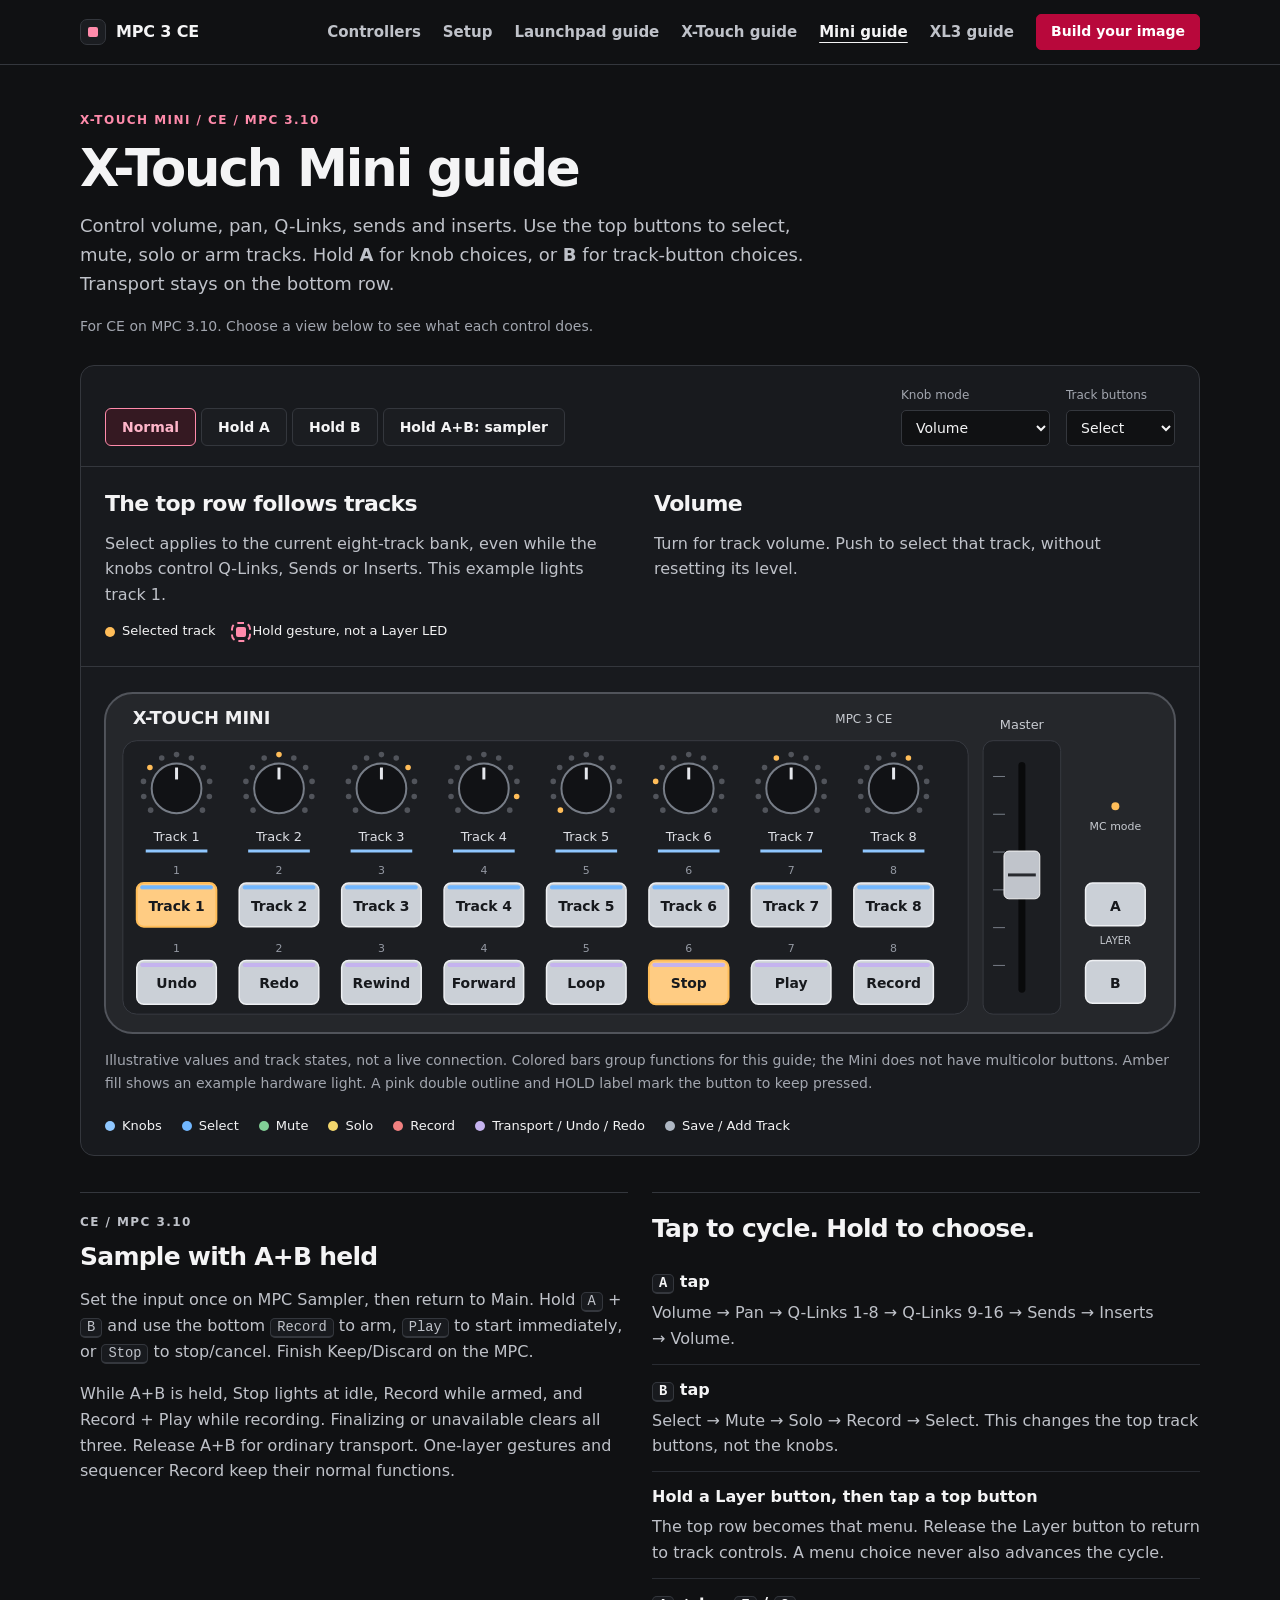
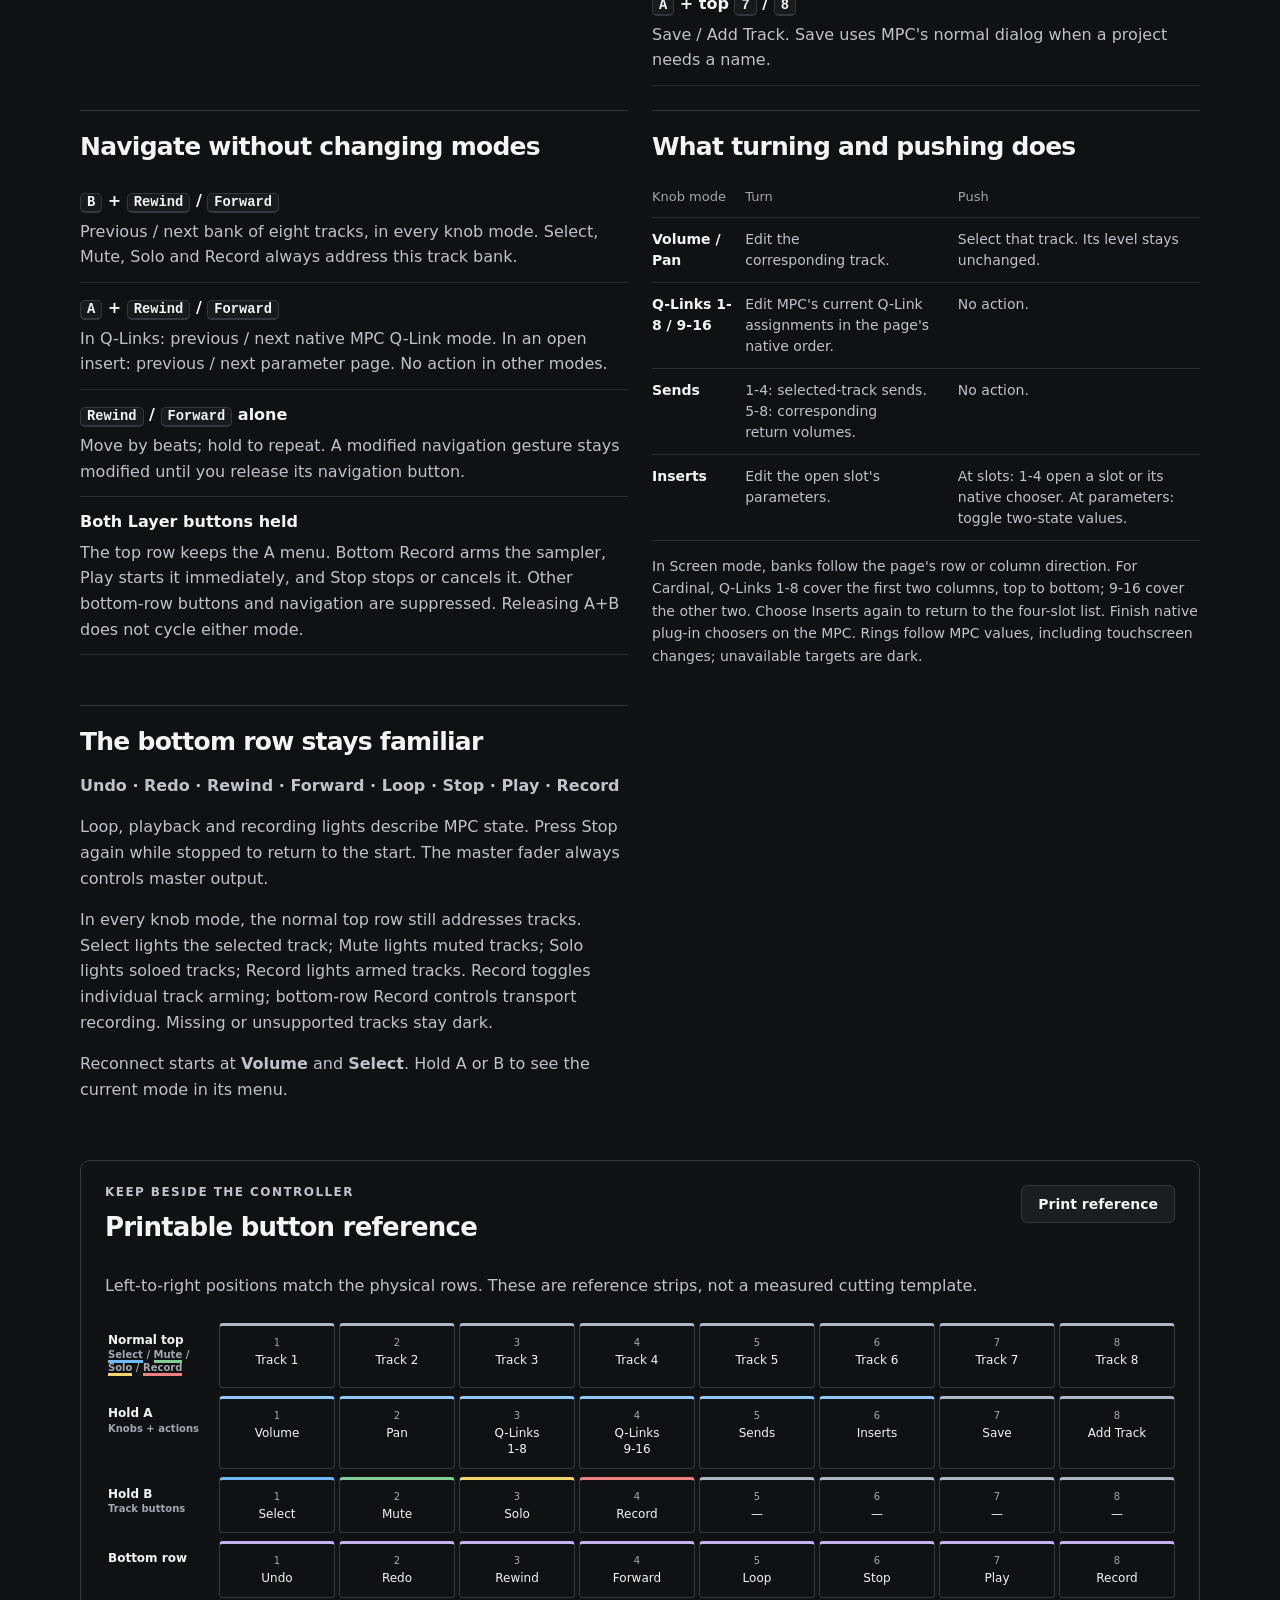
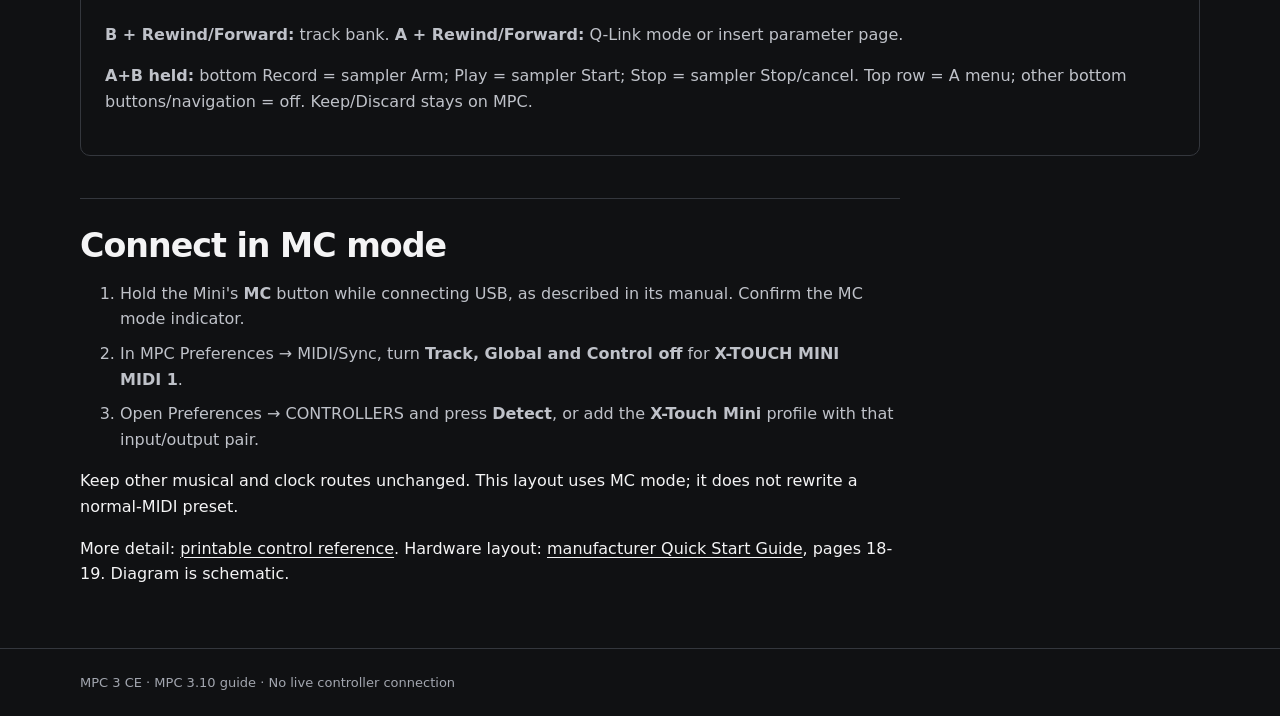
<file: builder/web/mini-guide.html>
<!doctype html>
<html lang="en" data-theme="dark">
<head><meta charset="utf-8"><meta name="viewport" content="width=device-width,initial-scale=1"><title>X-Touch Mini guide | MPC 3 CE</title><link rel="icon" href="favicon.svg"><link rel="stylesheet" href="site.css">
<style>
.hero{padding:48px 0 28px}.eyebrow{text-transform:uppercase;letter-spacing:.12em;font:600 12px var(--sans);color:var(--red);margin:0 0 14px}.hero h1{max-width:750px}.hero .lead{max-width:760px}.dev-note{color:var(--ink-3);font-size:14px;margin:16px 0 0}.explorer{border:1px solid var(--line);border-radius:14px;background:var(--surface);overflow:hidden}.controls{display:flex;gap:16px;align-items:end;justify-content:space-between;flex-wrap:wrap;padding:20px 24px;border-bottom:1px solid var(--line)}.tabs{display:flex;gap:5px;flex-wrap:wrap}.tabs button,.print-button{appearance:none;background:var(--page-2);border:1px solid var(--line);border-radius:6px;color:var(--ink);padding:10px 16px;font:600 14px var(--sans);cursor:pointer}.tabs button[aria-pressed=true]{background:var(--red-soft);border-color:var(--red);color:var(--red-text)}.settings{display:flex;gap:16px;flex-wrap:wrap}.settings label{font-size:12px;color:var(--ink-3);display:grid;gap:5px}.settings select{background:var(--page);color:var(--ink);border:1px solid var(--line);border-radius:5px;padding:8px 28px 8px 10px;font:14px var(--sans)}.diagram-scroll{overflow:auto;padding:14px 12px 0}.mini{display:block;width:100%;min-width:720px;height:auto}.mini text{font-family:var(--sans);text-anchor:middle;fill:#c7cad0}.mini .case{fill:#25272b;stroke:#51545b;stroke-width:2}.mini .inset{fill:#1c1e22;stroke:#383b42}.mini .key{fill:#cbd0d7;stroke:#eef0f3;stroke-width:1.5}.mini .key.on{fill:#ffcc83;stroke:#ffbd59;stroke-width:2}.mini .key-label{font-size:14px;fill:#17191d;font-weight:600}.mini .key-sub{font-size:11px;fill:#17191d}.mini .index{font-size:11px;fill:#9499a3}.mini .knob{fill:#111215;stroke:#777d87;stroke-width:2}.mini .ring{fill:none;stroke:#bd8432;stroke-width:4;stroke-linecap:round}.mini .knob-label{font-size:13px;fill:#dddfe5}.mini .held{stroke:#ff8bab;stroke-width:5;fill:#ffc2d3}.mini .held-outline{fill:none;stroke:#ff8bab;stroke-width:3;stroke-dasharray:5 3}.mini .function-knobs{stroke:#8fc7ff;fill:#8fc7ff}.mini .function-select{stroke:#71b7ff;fill:#71b7ff}.mini .function-mute{stroke:#81cf96;fill:#81cf96}.mini .function-solo{stroke:#f2d66d;fill:#f2d66d}.mini .function-record{stroke:#f08080;fill:#f08080}.mini .function-transport{stroke:#c5b3ef;fill:#c5b3ef}.mini .function-actions{stroke:#aeb7c3;fill:#aeb7c3}.mini .function-inactive{stroke:#51545b;fill:#51545b}.mini .held-label{fill:#ffb6ca;font-size:12px;font-weight:700}.mini .slot{stroke:#090a0b;stroke-width:7;stroke-linecap:round}.mini .fader{fill:#c0c4cb;stroke:#f4f4f5}.mini .brand{font-size:18px;font-weight:600;text-anchor:start;fill:#f0f0f2}.mini .light{fill:#ffbd59}.diagram-caption{padding:0 24px 22px;margin:0;font-size:14px;color:var(--ink-3)}.view-caption{display:grid;grid-template-columns:1fr 1fr;gap:28px;border-bottom:1px solid var(--line);padding:24px}.view-caption h2{font-size:22px}.view-caption p{color:var(--ink-2);margin:0}.legend{display:flex;gap:20px;flex-wrap:wrap;margin-top:14px;font-size:13px}.legend span{display:flex;align-items:center;gap:7px}.dot{width:10px;height:10px;border-radius:50%;background:#ffbd59}.hold-dot{background:#ff8bab;border-radius:2px;outline:2px dashed #ff8bab;outline-offset:3px}.knob-dot{background:#8fc7ff}.select-dot{background:#71b7ff}.mute-dot{background:#81cf96}.solo-dot{background:#f2d66d}.record-dot{background:#f08080}.transport-dot{background:#c5b3ef}.action-dot{background:#aeb7c3}.function-legend{padding:0 24px 18px;margin:0}.label-knobs span{border-top:3px solid #8fc7ff}.label-tracks>span{border-top:3px solid #aeb7c3}.label-line .mode-select{border-top-color:#71b7ff}.label-line .mode-mute{border-top-color:#81cf96}.label-line .mode-solo{border-top-color:#f2d66d}.label-line .mode-record{border-top-color:#f08080}.label-line em{font-style:normal;border-bottom:3px solid transparent}.label-line em.mode-select{border-bottom-color:#71b7ff}.label-line em.mode-mute{border-bottom-color:#81cf96}.label-line em.mode-solo{border-bottom-color:#f2d66d}.label-line em.mode-record{border-bottom-color:#f08080}.label-transport span{border-top:3px solid #c5b3ef}.label-line .label-action{border-top-color:#aeb7c3}.sections{display:grid;grid-template-columns:1fr 1fr;gap:24px;margin:36px 0}.section-card{border-top:1px solid var(--line);padding-top:22px}.section-card h2{font-size:25px}.section-card p{color:var(--ink-2)}.gestures{margin:0}.gestures div{padding:12px 0;border-bottom:1px solid var(--line-2)}.gestures dt{font-weight:600}.gestures dd{margin:5px 0 0;color:var(--ink-2)}.mode-table{width:100%;font-size:14px;border-collapse:collapse}.mode-table td,.mode-table th{padding:11px 12px 11px 0;text-align:left;border-bottom:1px solid var(--line-2);vertical-align:top}.mode-table th{color:var(--ink-3);font-weight:500}.reference{margin:42px 0;border:1px solid var(--line);border-radius:10px;padding:24px}.reference-head{display:flex;justify-content:space-between;gap:20px;align-items:start}.reference h2{font-size:26px}.reference p{color:var(--ink-2)}.label-line{display:grid;grid-template-columns:110px repeat(8,minmax(65px,1fr));gap:4px;margin:8px 0}.label-line>*{border:1px solid var(--line);border-radius:4px;text-align:center;padding:10px 3px;font-size:12px;line-height:1.3}.label-line>b{border:0;text-align:left}.label-line small{display:block;color:var(--ink-3);font-size:10px;margin-bottom:4px}.label-scroll{overflow:auto}.setup{border-top:1px solid var(--line);padding:28px 0 45px;max-width:820px}.setup li{margin:9px 0;color:var(--ink-2)}.foot{padding:24px 0;border-top:1px solid var(--line);color:var(--ink-3);font-size:13px}.mobile-hint{display:none}.print-only{display:none}
@media(max-width:760px){.hero{padding-top:30px}.controls,.view-caption{padding:18px}.view-caption,.sections{grid-template-columns:1fr}.view-caption{gap:18px}.settings{width:100%}.settings label{flex:1}.settings select{max-width:100%}.diagram-caption{padding:0 18px 18px}.mobile-hint{display:inline}.reference{padding:18px}.reference-head{flex-direction:column}.label-line{min-width:770px}.sections{gap:30px}}
@media print{@page{size:A4 landscape;margin:12mm}*{print-color-adjust:exact;-webkit-print-color-adjust:exact}html,body{background:#fff!important;color:#111!important;font-size:10pt}h1,h2,h3,p,li,dt,dd,td,th,a{color:#111!important}.wrap{width:100%}.top,.controls,.print-button,.mobile-hint,.foot,.hero,.explorer,.sections,.setup{display:none!important}.hero{padding:0 0 12px}.hero h1{font-size:25pt}.hero .lead{font-size:11pt;max-width:none;margin-top:8px}.eyebrow,.dev-note{font-size:9pt}.explorer{background:#fff;border-color:#aaa;break-inside:avoid}.diagram-scroll{padding:3px 0}.mini{min-width:0;max-height:250px}.diagram-caption{padding:3px 12px 8px;font-size:9pt}.view-caption{padding:12px;gap:20px}.view-caption h2{font-size:13pt;margin-bottom:4px}.view-caption p,.legend{font-size:9pt}.sections{gap:22px;margin:20px 0}.section-card{break-inside:avoid;padding-top:12px}.section-card h2{font-size:15pt}.mode-table{font-size:9pt}.mode-table td,.mode-table th{padding:5px}.gestures div{padding:6px 0}.reference{break-before:auto;padding:0;border:0;margin:0}.reference h2{font-size:20pt}.label-line{min-width:0;grid-template-columns:100px repeat(8,1fr)}.label-line>*{border-color:#999;color:#111;padding:13px 4px;font-size:10pt}.label-line small{color:#555}.label-scroll{overflow:visible}.setup{padding:16px 0;max-width:none}.setup h2{font-size:16pt}.print-only{display:block}}
</style></head>
<body>
<header class="top">
  <div class="wrap">
    <a class="brand" href="./"><span class="mark" aria-hidden="true"><i></i></span>MPC 3 CE</a>
    <nav aria-label="Site">
      <a href="./#tour">Controllers</a>
      <a href="./#setup">Setup</a>
      <a href="launchpad-guide.html">Launchpad guide</a>
      <a href="guide.html">X-Touch guide</a>
      <a href="mini-guide.html" aria-current="page">Mini guide</a>
      <a href="xl3-guide.html">XL3 guide</a>
      <a class="btn primary" href="builder.html">Build your image</a>
    </nav>
  </div>
</header>
<main class="wrap">
<section class="hero"><p class="eyebrow">X-Touch Mini / CE / MPC 3.10</p><h1>X-Touch Mini guide</h1><p class="lead">Control volume, pan, Q-Links, sends and inserts. Use the top buttons to select, mute, solo or arm tracks. Hold <strong>A</strong> for knob choices, or <strong>B</strong> for track-button choices. Transport stays on the bottom row.</p><p class="dev-note">For CE on MPC 3.10. Choose a view below to see what each control does.</p></section>
<section class="explorer" aria-label="Interactive Mini control map">
<div class="controls"><div class="tabs" role="group" aria-label="Diagram view"><button type="button" data-view="normal" aria-pressed="true">Normal</button><button type="button" data-view="a" aria-pressed="false">Hold A</button><button type="button" data-view="b" aria-pressed="false">Hold B</button><button type="button" data-view="sampler" aria-pressed="false">Hold A+B: sampler</button></div><div class="settings"><label>Knob mode<select id="knob-mode"><option>Volume</option><option>Pan</option><option>Q-Links 1-8</option><option>Q-Links 9-16</option><option>Sends</option><option>Inserts</option></select></label><label>Track buttons<select id="button-mode"><option>Select</option><option>Mute</option><option>Solo</option><option>Record</option></select></label></div></div>
<div class="view-caption" aria-live="polite"><div><h2 id="view-title">The top row follows tracks</h2><p id="view-copy"></p><div class="legend"><span><i class="dot"></i><span id="light-meaning">Selected track</span></span><span><i class="dot hold-dot"></i>Hold gesture, not a Layer LED</span></div></div><div><h2 id="knob-title">Volume</h2><p id="knob-copy"></p></div></div>
<div class="diagram-scroll" tabindex="0" aria-label="Mini diagram; scroll horizontally on small screens"><svg class="mini" id="mini" viewBox="0 0 1100 370" role="img" aria-labelledby="diagram-title diagram-description"><title id="diagram-title">X-Touch Mini control map</title><desc id="diagram-description">Eight knobs above two rows of eight buttons, a master fader on the right and vertically aligned Layer A and B buttons beside it.</desc><rect class="case" x="12" y="12" width="1076" height="342" rx="28"/><rect class="inset" x="30" y="60" width="850" height="275" rx="14"/><text class="brand" x="40" y="43">X-TOUCH MINI</text><text x="775" y="42" style="font-size:12px">MPC 3 CE</text><g id="knobs"></g><g id="top-buttons"></g><g id="bottom-buttons"></g><rect class="inset" x="895" y="60" width="78" height="275" rx="10"/><path class="slot" d="M934 85V310"/><g stroke="#777d87"><path d="M905 96h12m-12 38h12m-12 38h12m-12 38h12m-12 38h12m-12 38h12"/></g><rect class="fader" x="916" y="171" width="36" height="48" rx="5"/><path d="M920 195h28" stroke="#282a2f" stroke-width="3"/><text x="934" y="48" style="font-size:13px">Master</text><circle class="light" cx="1028" cy="126" r="4"/><text x="1028" y="150" style="font-size:11px">MC mode</text><rect id="layer-a" class="key" x="998" y="203" width="60" height="43" rx="7"/><text class="key-label" x="1028" y="231">A</text><text x="1028" y="264" style="font-size:10px">LAYER</text><rect id="layer-b" class="key" x="998" y="281" width="60" height="43" rx="7"/><text class="key-label" x="1028" y="309">B</text><rect id="hold-outline-a" class="held-outline" x="991" y="196" width="74" height="57" rx="10" visibility="hidden"/><rect id="hold-outline-b" class="held-outline" x="991" y="274" width="74" height="57" rx="10" visibility="hidden"/><text id="held-label" class="held-label" x="1028" y="183"></text></svg></div>
<p class="diagram-caption">Illustrative values and track states, not a live connection. Colored bars group functions for this guide; the Mini does not have multicolor buttons. Amber fill shows an example hardware light. A pink double outline and HOLD label mark the button to keep pressed. <span class="mobile-hint">Swipe the diagram to see its right side.</span></p>
<div class="legend function-legend" aria-label="Instructional function colors"><span><i class="dot knob-dot"></i>Knobs</span><span><i class="dot select-dot"></i>Select</span><span><i class="dot mute-dot"></i>Mute</span><span><i class="dot solo-dot"></i>Solo</span><span><i class="dot record-dot"></i>Record</span><span><i class="dot transport-dot"></i>Transport / Undo / Redo</span><span><i class="dot action-dot"></i>Save / Add Track</span></div>
</section>
<div class="sections"><section class="section-card" id="sampler"><p class="eyebrow">CE / MPC 3.10</p><h2>Sample with A+B held</h2><p>Set the input once on MPC Sampler, then return to Main. Hold <kbd>A</kbd> + <kbd>B</kbd> and use the bottom <kbd>Record</kbd> to arm, <kbd>Play</kbd> to start immediately, or <kbd>Stop</kbd> to stop/cancel. Finish Keep/Discard on the MPC.</p><p>While A+B is held, Stop lights at idle, Record while armed, and Record + Play while recording. Finalizing or unavailable clears all three. Release A+B for ordinary transport. One-layer gestures and sequencer Record keep their normal functions.</p></section>
<section class="section-card"><h2>Tap to cycle. Hold to choose.</h2><dl class="gestures"><div><dt><kbd>A</kbd> tap</dt><dd>Volume &rarr; Pan &rarr; Q-Links 1-8 &rarr; Q-Links 9-16 &rarr; Sends &rarr; Inserts &rarr; Volume.</dd></div><div><dt><kbd>B</kbd> tap</dt><dd>Select &rarr; Mute &rarr; Solo &rarr; Record &rarr; Select. This changes the top track buttons, not the knobs.</dd></div><div><dt>Hold a Layer button, then tap a top button</dt><dd>The top row becomes that menu. Release the Layer button to return to track controls. A menu choice never also advances the cycle.</dd></div><div><dt><kbd>A</kbd> + top <kbd>7</kbd> / <kbd>8</kbd></dt><dd>Save / Add Track. Save uses MPC's normal dialog when a project needs a name.</dd></div></dl></section>
<section class="section-card"><h2>Navigate without changing modes</h2><dl class="gestures"><div><dt><kbd>B</kbd> + <kbd>Rewind</kbd> / <kbd>Forward</kbd></dt><dd>Previous / next bank of eight tracks, in every knob mode. Select, Mute, Solo and Record always address this track bank.</dd></div><div><dt><kbd>A</kbd> + <kbd>Rewind</kbd> / <kbd>Forward</kbd></dt><dd>In Q-Links: previous / next native MPC Q-Link mode. In an open insert: previous / next parameter page. No action in other modes.</dd></div><div><dt><kbd>Rewind</kbd> / <kbd>Forward</kbd> alone</dt><dd>Move by beats; hold to repeat. A modified navigation gesture stays modified until you release its navigation button.</dd></div><div><dt>Both Layer buttons held</dt><dd>The top row keeps the A menu. Bottom Record arms the sampler, Play starts it immediately, and Stop stops or cancels it. Other bottom-row buttons and navigation are suppressed. Releasing A+B does not cycle either mode.</dd></div></dl></section>
<section class="section-card"><h2>What turning and pushing does</h2><table class="mode-table"><thead><tr><th>Knob mode</th><th>Turn</th><th>Push</th></tr></thead><tbody><tr><td>Volume / Pan</td><td>Edit the corresponding track.</td><td>Select that track. Its level stays unchanged.</td></tr><tr><td>Q-Links 1-8 / 9-16</td><td>Edit MPC's current Q-Link assignments in the page's native order.</td><td>No action.</td></tr><tr><td>Sends</td><td>1-4: selected-track sends.<br>5-8: corresponding return volumes.</td><td>No action.</td></tr><tr><td>Inserts</td><td>Edit the open slot's parameters.</td><td>At slots: 1-4 open a slot or its native chooser. At parameters: toggle two-state values.</td></tr></tbody></table><p class="small">In Screen mode, banks follow the page's row or column direction. For Cardinal, Q-Links 1-8 cover the first two columns, top to bottom; 9-16 cover the other two. Choose Inserts again to return to the four-slot list. Finish native plug-in choosers on the MPC. Rings follow MPC values, including touchscreen changes; unavailable targets are dark.</p></section>
<section class="section-card"><h2>The bottom row stays familiar</h2><p><strong>Undo &middot; Redo &middot; Rewind &middot; Forward &middot; Loop &middot; Stop &middot; Play &middot; Record</strong></p><p>Loop, playback and recording lights describe MPC state. Press Stop again while stopped to return to the start. The master fader always controls master output.</p><p>In every knob mode, the normal top row still addresses tracks. Select lights the selected track; Mute lights muted tracks; Solo lights soloed tracks; Record lights armed tracks. Record toggles individual track arming; bottom-row Record controls transport recording. Missing or unsupported tracks stay dark.</p><p>Reconnect starts at <strong>Volume</strong> and <strong>Select</strong>. Hold A or B to see the current mode in its menu.</p></section>
</div>
<section class="reference" id="reference"><div class="reference-head"><div><p class="eyebrow">Keep beside the controller</p><h2>Printable button reference</h2></div><button class="print-button" type="button" onclick="window.print()">Print reference</button></div><p>Left-to-right positions match the physical rows. These are reference strips, not a measured cutting template.</p><div class="label-scroll">
<div class="label-line label-tracks"><b>Normal top<br><small><em class="mode-select">Select</em> / <em class="mode-mute">Mute</em> / <em class="mode-solo">Solo</em> / <em class="mode-record">Record</em></small></b><span><small>1</small>Track 1</span><span><small>2</small>Track 2</span><span><small>3</small>Track 3</span><span><small>4</small>Track 4</span><span><small>5</small>Track 5</span><span><small>6</small>Track 6</span><span><small>7</small>Track 7</span><span><small>8</small>Track 8</span></div>
<div class="label-line label-knobs"><b>Hold A<br><small>Knobs + actions</small></b><span><small>1</small>Volume</span><span><small>2</small>Pan</span><span><small>3</small>Q-Links<br>1-8</span><span><small>4</small>Q-Links<br>9-16</span><span><small>5</small>Sends</span><span><small>6</small>Inserts</span><span class="label-action"><small>7</small>Save</span><span class="label-action"><small>8</small>Add Track</span></div>
<div class="label-line label-tracks"><b>Hold B<br><small>Track buttons</small></b><span class="mode-select"><small>1</small>Select</span><span class="mode-mute"><small>2</small>Mute</span><span class="mode-solo"><small>3</small>Solo</span><span class="mode-record"><small>4</small>Record</span><span><small>5</small>&mdash;</span><span><small>6</small>&mdash;</span><span><small>7</small>&mdash;</span><span><small>8</small>&mdash;</span></div>
<div class="label-line label-transport"><b>Bottom row</b><span><small>1</small>Undo</span><span><small>2</small>Redo</span><span><small>3</small>Rewind</span><span><small>4</small>Forward</span><span><small>5</small>Loop</span><span><small>6</small>Stop</span><span><small>7</small>Play</span><span><small>8</small>Record</span></div></div><p><strong>B + Rewind/Forward:</strong> track bank. <strong>A + Rewind/Forward:</strong> Q-Link mode or insert parameter page.</p><p><strong>A+B held:</strong> bottom Record = sampler Arm; Play = sampler Start; Stop = sampler Stop/cancel. Top row = A menu; other bottom buttons/navigation = off. Keep/Discard stays on MPC.</p><p class="print-only"><strong>Top Record mode:</strong> arm tracks. <strong>Bottom Record button:</strong> transport recording.</p><p class="print-only">MPC 3 CE &middot; X-Touch Mini / MPC 3.10 &middot; Reconnect defaults: Volume knobs, Select track buttons.</p></section>
<section class="setup"><h2>Connect in MC mode</h2><ol><li>Hold the Mini's <strong>MC</strong> button while connecting USB, as described in its manual. Confirm the MC mode indicator.</li><li>In MPC Preferences &rarr; MIDI/Sync, turn <strong>Track, Global and Control off</strong> for <strong>X-TOUCH MINI MIDI 1</strong>.</li><li>Open Preferences &rarr; CONTROLLERS and press <strong>Detect</strong>, or add the <strong>X-Touch Mini</strong> profile with that input/output pair.</li></ol><p>Keep other musical and clock routes unchanged. This layout uses MC mode; it does not rewrite a normal-MIDI preset.</p><p>More detail: <a href="#reference">printable control reference</a>. Hardware layout: <a href="https://cdn-media.empowertribe.com/a2d3dedbd371482db5c9906c06d301f4/QSG_BE_0808-AAF_X-TOUCH-MINI_WW.pdf">manufacturer Quick Start Guide</a>, pages 18-19. Diagram is schematic.</p></section>
</main><footer class="foot"><div class="wrap">MPC 3 CE &middot; MPC 3.10 guide &middot; No live controller connection</div></footer>
<script>
(()=>{'use strict';const NS='http://www.w3.org/2000/svg',topNames=['Volume','Pan','Q-Links','Q-Links','Sends','Inserts','Save','Add Track'],bottom=['Undo','Redo','Rewind','Forward','Loop','Stop','Play','Record'],trackColors=['select','mute','solo','record'];let view='normal';const knob=document.getElementById('knob-mode'),buttons=document.getElementById('button-mode');
function el(tag,attrs,text){const e=document.createElementNS(NS,tag);for(const [k,v] of Object.entries(attrs))e.setAttribute(k,String(v));if(text!==undefined)e.textContent=text;return e;}
function text(g,x,y,value,cls){g.append(el('text',{x,y,class:cls},value));}
function key(g,x,y,label,sub,on,index,group){g.append(el('rect',{x:x-40,y,width:80,height:44,rx:7,class:'key'+(on?' on':'')}));g.append(el('rect',{x:x-36,y:y+3,width:72,height:3,rx:1,class:'function-'+group}));text(g,x,y-9,index,'index');text(g,x,y+(sub?22:28),label,'key-label');if(sub)text(g,x,y+36,sub,'key-sub');}
function paint(){const mode=knob.selectedIndex,bm=buttons.selectedIndex,kg=document.getElementById('knobs'),tg=document.getElementById('top-buttons'),bg=document.getElementById('bottom-buttons');kg.replaceChildren();tg.replaceChildren();bg.replaceChildren();for(let i=0;i<8;i++){const x=84+i*103;for(let led=0;led<11;led++){const a=(-220+led*26)*Math.PI/180,cx=x+34*Math.cos(a),cy=108+34*Math.sin(a);kg.append(el('circle',{cx,cy,r:2.8,fill:mode!==5&&led===(mode===1?5:(i*2+3)%11)?'#ffbd59':'#51545b'}));}kg.append(el('circle',{cx:x,cy:108,r:25,class:'knob'}));kg.append(el('path',{d:`M${x} 87V99`,stroke:'#e5e7ec','stroke-width':3}));kg.append(el('path',{d:`M${x-31} 171h62`,'stroke-width':3,class:'function-knobs'}));text(kg,x,161,mode===4?(i<4?`Send ${i+1}`:`Return ${i-3}`):mode===5?(i<4?`Slot ${i+1}`:''):mode>=2?`Q-Link ${i+1+(mode===3?8:0)}`:`Track ${i+1}`,'knob-label');const label=(view==='a'||view==='sampler')?topNames[i]:view==='b'?['Select','Mute','Solo','Record','\u2014','\u2014','\u2014','\u2014'][i]:`Track ${i+1}`;const sub=(view==='a'||view==='sampler')?(i===2?'1-8':i===3?'9-16':''):'';key(tg,x,203,label,sub,(view==='a'||view==='sampler')?i===mode:view==='b'?i===bm:i===bm,i+1,(view==='a'||view==='sampler')?(i<6?'knobs':'actions'):view==='b'?(i>3?'inactive':trackColors[i]):trackColors[bm]);key(bg,x,281,view==='sampler'&&i>=5?['Stop','Start','Arm'][i-5]:bottom[i],view==='sampler'?(i>=5?'sampler':'off'):'',i===5,i+1,view==='sampler'&&i<5?'inactive':'transport');}
for(const v of ['a','b']){document.getElementById('layer-'+v).setAttribute('class','key'+(view===v||view==='sampler'?' held':''));document.getElementById('hold-outline-'+v).setAttribute('visibility',view===v||view==='sampler'?'visible':'hidden');}document.getElementById('held-label').textContent=view==='sampler'?'HOLD A + B':view==='normal'?'':`HOLD ${view.toUpperCase()}`;
document.getElementById('view-title').textContent=view==='sampler'?'Sampler controls':view==='a'?'Choose knobs or an action':view==='b'?'Choose the track-button mode':'The top row follows tracks';document.getElementById('view-copy').textContent=view==='sampler'?'Hold A and B together. The top row keeps the A menu. Bottom Record arms, Play starts immediately, and Stop stops or cancels the sampler; the other bottom buttons are off. Configure input once on MPC, then sample from Main.':view==='a'?'Hold A, then tap a top button. Buttons 1-6 choose a knob mode; 7 saves and 8 adds a track. Release A to restore track controls.':view==='b'?'Hold B, then tap Select, Mute, Solo or Record. Record arms tracks. Positions 5-8 are inactive. Release B to restore track controls.':`${buttons.value} applies to the current eight-track bank, even while the knobs control Q-Links, Sends or Inserts. ${bm===3?'Record toggles track arming; bottom-row Record controls transport recording. ':''}This example lights track ${bm+1}.`;
document.getElementById('light-meaning').textContent=view==='sampler'?'Sampler idle (example)':view==='a'?'Current knob mode':view==='b'?'Current button mode':['Selected track','Muted track','Soloed track','Armed track'][bm];document.getElementById('knob-title').textContent=knob.value;document.getElementById('knob-copy').textContent=['Turn for track volume. Push to select that track, without resetting its level.','Turn for track pan. Push to select that track, without resetting its pan.','Turn for the first eight Q-Links in the current page\u2019s order. Push has no action. A + Rewind/Forward changes MPC\u2019s native Q-Link mode.','Turn for the next eight Q-Links in the current page\u2019s order. Push has no action. A + Rewind/Forward changes MPC\u2019s native Q-Link mode.','Knobs 1-4 are the selected track\u2019s sends. Knobs 5-8 are return volumes. Pushing does nothing.','The drawing shows the slot list: push 1-4 to open an insert or native chooser. Inside a slot, all eight knobs edit its current parameter page. A + Rewind/Forward pages; choose Inserts again to return.'][mode];document.getElementById('diagram-title').textContent=`X-Touch Mini: ${view==='normal'?'normal track controls':'hold '+view.toUpperCase()}, ${knob.value} knobs, ${buttons.value} track buttons`;}
for(const b of document.querySelectorAll('[data-view]'))b.addEventListener('click',()=>{view=b.dataset.view;document.querySelectorAll('[data-view]').forEach(x=>x.setAttribute('aria-pressed',String(x===b)));paint();});knob.addEventListener('change',paint);buttons.addEventListener('change',paint);paint();})();
</script></body></html>
</file>
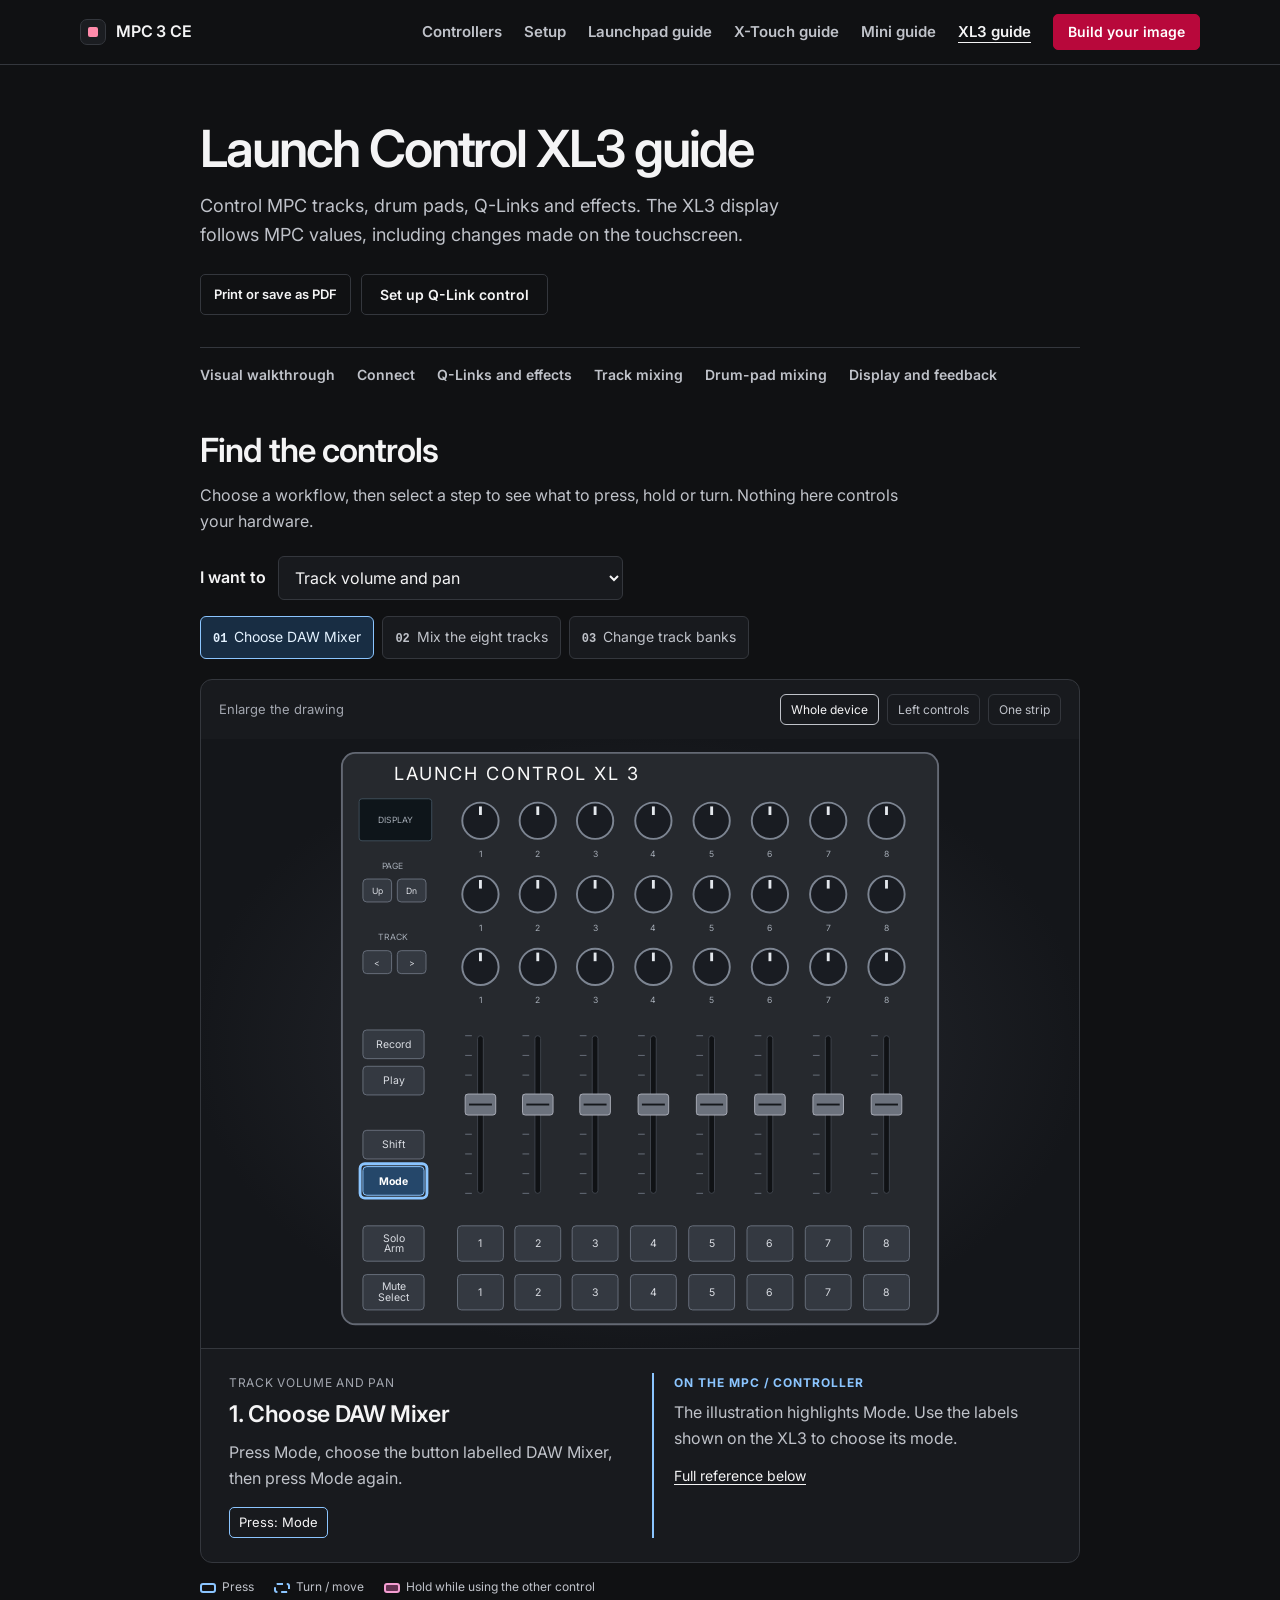
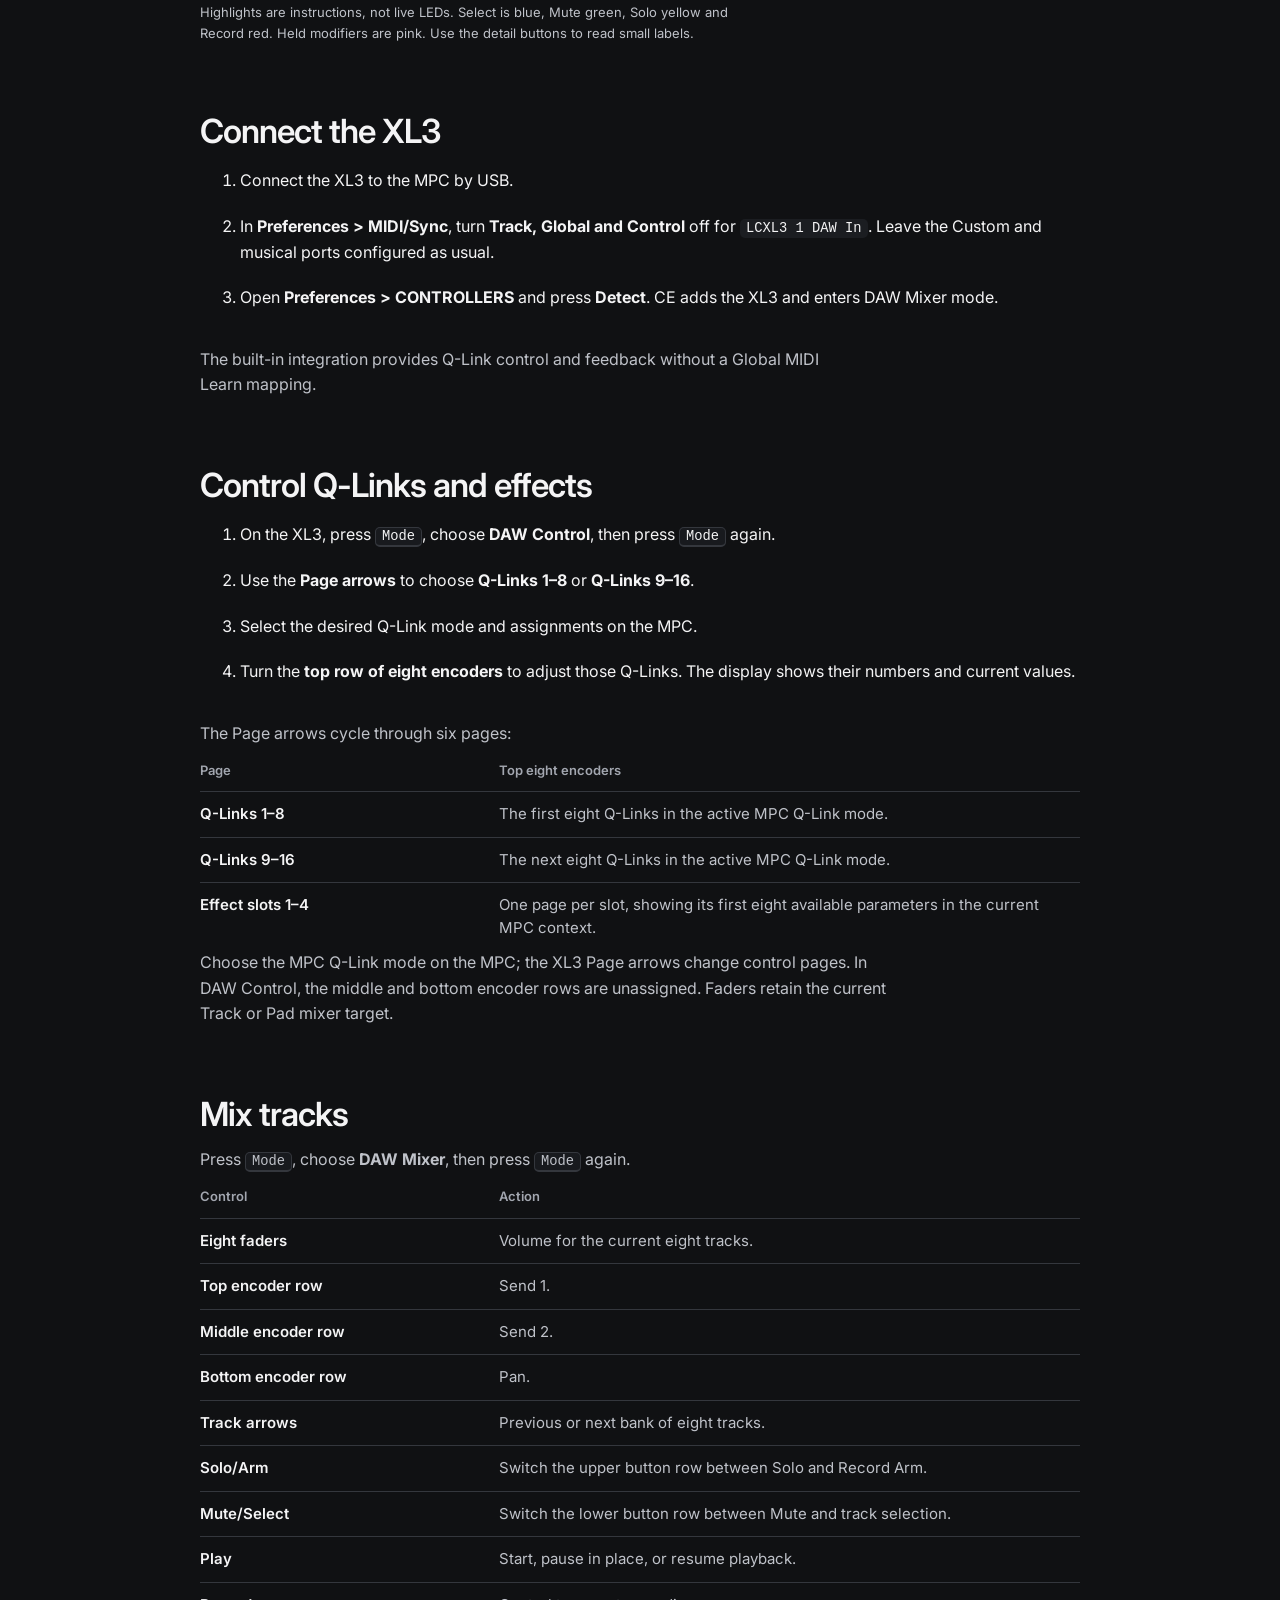
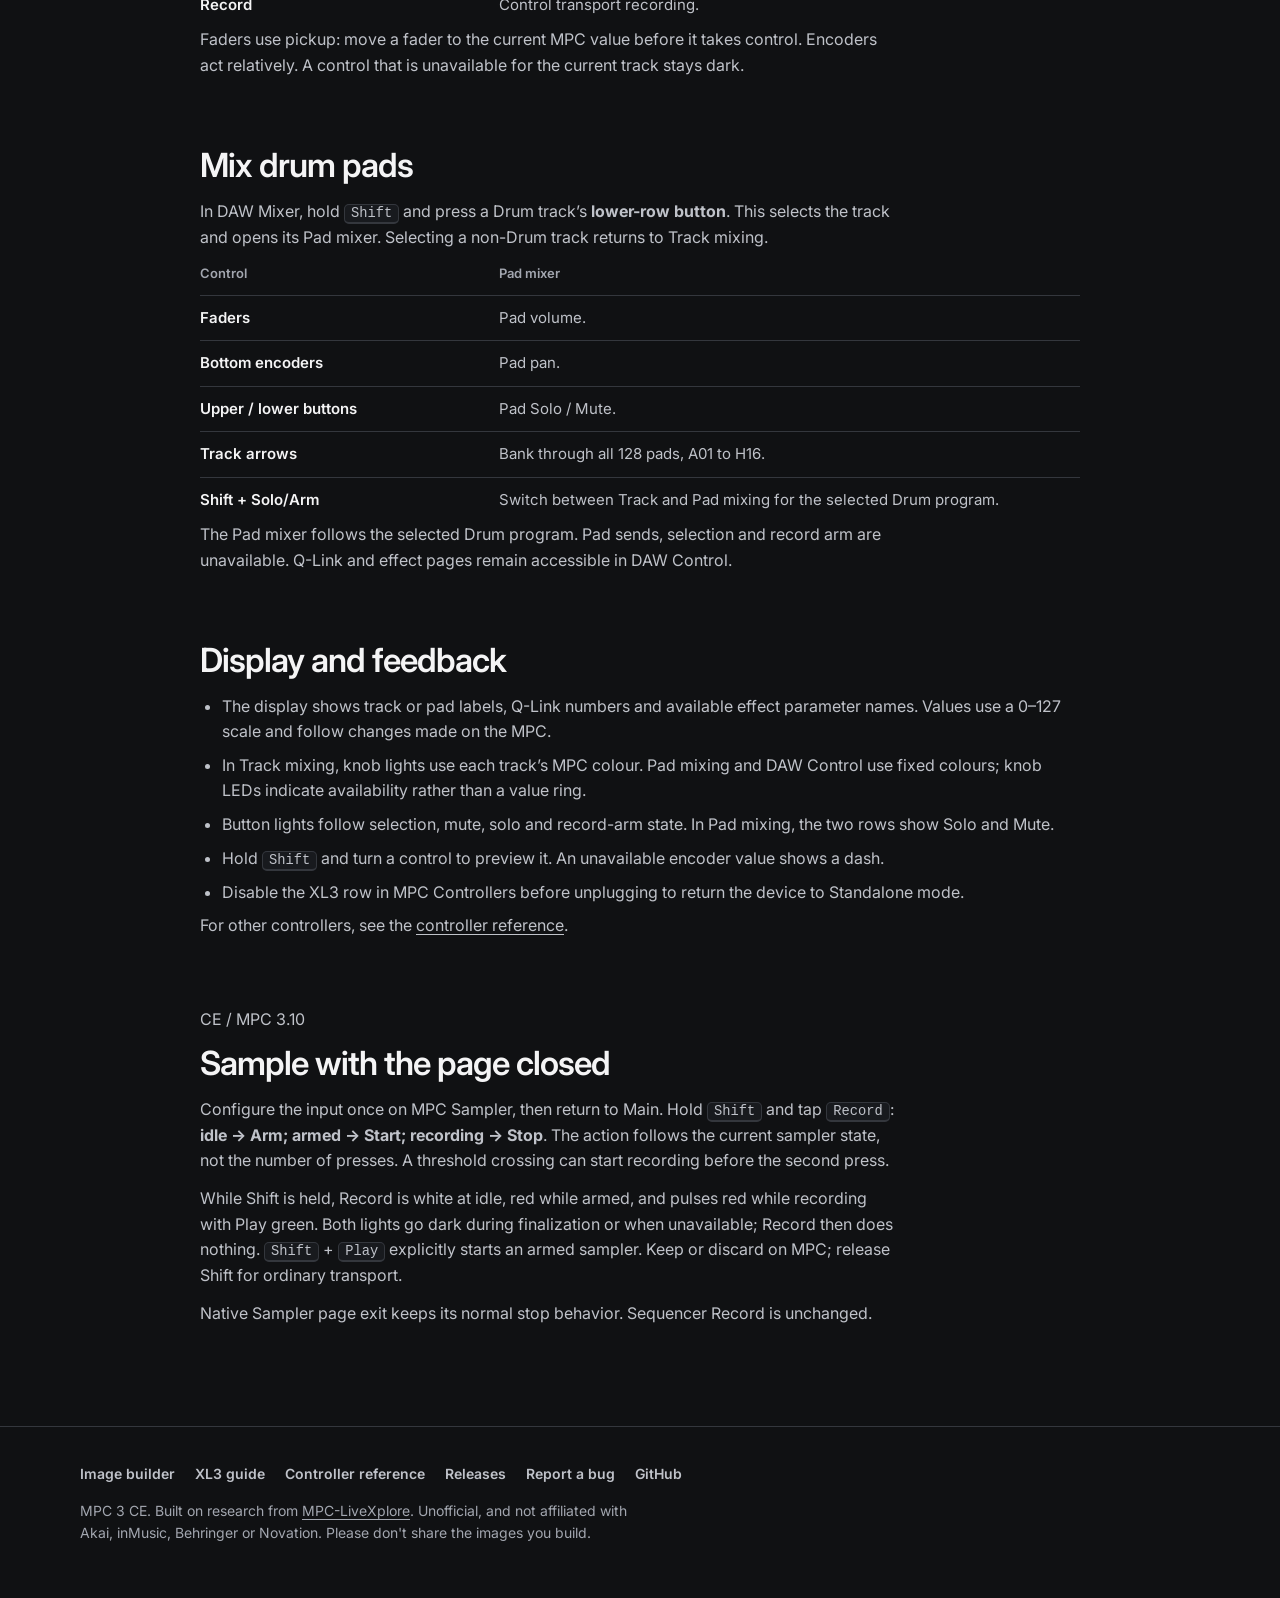
<file: builder/web/xl3-guide.html>
<!doctype html>
<html lang="en" data-theme="dark">
<head>
  <meta charset="utf-8">
  <meta name="viewport" content="width=device-width, initial-scale=1">
  <title>Launch Control XL3 guide - MPC 3 CE</title>
  <meta name="description" content="Launch Control XL3 setup for MPC 3 CE: Q-Links, effect parameters, track and drum-pad mixing, and display feedback.">
  <link rel="icon" href="favicon.svg" type="image/svg+xml">
  <link rel="preconnect" href="https://fonts.googleapis.com">
  <link rel="preconnect" href="https://fonts.gstatic.com" crossorigin>
  <link href="https://fonts.googleapis.com/css2?family=Inter:wght@400;500;600;700&display=swap" rel="stylesheet">
  <link rel="stylesheet" href="site.css">
  <link rel="stylesheet" href="controller-guide.css">
  <style>


    /* Guide */
    main { padding-bottom: 88px; }
    .tools { display: flex; flex-wrap: wrap; gap: 10px; margin-top: 24px; }
    .doc .toc { display: flex; flex-wrap: wrap; gap: 8px 22px; margin: 32px 0 0; padding: 16px 0 0; border-top: 1px solid var(--line); list-style: none; font-size: 14px; }
    .doc .toc li { margin: 0; }
    .doc .toc a { color: var(--ink-2); text-decoration: none; font-weight: 600; }
    .doc .toc a:hover { color: var(--red); }
    .doc section { padding-top: 56px; scroll-margin-top: 72px; }
    .doc section > p { color: var(--ink-2); margin: 0 0 12px; max-width: 70ch; }
    .doc section h3 { margin: 32px 0 10px; }
    .doc ul { margin: 8px 0 0; padding-left: 22px; color: var(--ink-2); }
    .doc ul li { margin-bottom: 8px; }
    .steps { margin-top: 18px; }
    .steps > li { padding-bottom: 20px; }
    .steps > li > div > b { display: block; color: var(--ink); font-weight: 600; margin-bottom: 2px; }
    .steps span { color: var(--ink-2); }
    .notice { margin: 8px 0 0; padding: 14px 16px; border-radius: var(--radius-s); background: var(--red-soft); color: var(--red-text); }
    .notice strong { color: inherit; }
    .doc table { margin-top: 14px; }
    .doc td:first-child { width: 34%; }
    .two { display: grid; grid-template-columns: repeat(2, minmax(0, 1fr)); gap: 0 32px; }
    @media (max-width: 720px) { .two { grid-template-columns: 1fr; } .doc td:first-child { width: auto; } .page-head { padding-top: 40px; } }
    @media print {
      body { color: black; background: white; font-size: 11pt; }
      .page-head, .doc section { padding: 0; margin: 0 0 14pt; }
      h2, h3, tr { break-inside: avoid; }
      th, td { border-color: #bbb; padding: 4pt 6pt; color: black; }
      p, li, span, td { color: black; }
      a { color: black; text-decoration: none; }
      .top, .tools, .toc, footer { display: none; }
      .notice { background: white; border: 1px solid #777; color: black; }
      code, kbd { background: none; padding: 0; border: 0; }
    }
  </style>
</head>
<body>
<a class="skip" href="#main">Skip to content</a>
<header class="top">
  <div class="wrap">
    <a class="brand" href="./"><span class="mark" aria-hidden="true"><i></i></span>MPC 3 CE</a>
    <nav aria-label="Site">
      <a href="./#tour">Controllers</a>
      <a href="./#setup">Setup</a>
      <a href="launchpad-guide.html">Launchpad guide</a>
      <a href="guide.html">X-Touch guide</a>
      <a href="mini-guide.html">Mini guide</a>
      <a href="xl3-guide.html" aria-current="page">XL3 guide</a>
      <a class="btn primary" href="builder.html">Build your image</a>
    </nav>
  </div>
</header>

<main id="main">
<div class="wrap"><div class="doc">
  <div class="page-head">
    <h1>Launch Control XL3 guide</h1>
    <p class="lead">Control MPC tracks, drum pads, Q-Links and effects. The XL3 display follows MPC values, including changes made on the touchscreen.</p>
    <div class="tools"><button class="btn small" type="button" onclick="window.print()">Print or save as PDF</button><a class="btn" href="#qlinks">Set up Q-Link control</a></div>
    <ul class="toc" aria-label="Sections">
      <li><a href="#visual-guide">Visual walkthrough</a></li>
      <li><a href="#setup">Connect</a></li>
      <li><a href="#qlinks">Q-Links and effects</a></li>
      <li><a href="#mixer">Track mixing</a></li>
      <li><a href="#pads">Drum-pad mixing</a></li>
      <li><a href="#feedback">Display and feedback</a></li>
    </ul>
  </div>

  <section id="visual-guide" class="visual-guide" data-controller-guide="xl3" hidden></section>
  <noscript><p>The visual walkthrough needs JavaScript. All controls and setup instructions are in the reference below.</p></noscript>

  <section id="setup">
    <h2>Connect the XL3</h2>
    <ol class="steps">
      <li>Connect the XL3 to the MPC by USB.</li>
      <li>In <strong>Preferences &gt; MIDI/Sync</strong>, turn <strong>Track, Global and Control</strong> off for <code>LCXL3 1 DAW In</code>. Leave the Custom and musical ports configured as usual.</li>
      <li>Open <strong>Preferences &gt; CONTROLLERS</strong> and press <strong>Detect</strong>. CE adds the XL3 and enters DAW Mixer mode.</li>
    </ol>
    <p>The built-in integration provides Q-Link control and feedback without a Global MIDI Learn mapping.</p>
  </section>

  <section id="qlinks">
    <h2>Control Q-Links and effects</h2>
    <ol class="steps">
      <li>On the XL3, press <kbd>Mode</kbd>, choose <strong>DAW Control</strong>, then press <kbd>Mode</kbd> again.</li>
      <li>Use the <strong>Page arrows</strong> to choose <strong>Q-Links 1&ndash;8</strong> or <strong>Q-Links 9&ndash;16</strong>.</li>
      <li>Select the desired Q-Link mode and assignments on the MPC.</li>
      <li>Turn the <strong>top row of eight encoders</strong> to adjust those Q-Links. The display shows their numbers and current values.</li>
    </ol>
    <p>The Page arrows cycle through six pages:</p>
    <table>
      <thead><tr><th scope="col">Page</th><th scope="col">Top eight encoders</th></tr></thead>
      <tbody>
        <tr><td>Q-Links 1&ndash;8</td><td>The first eight Q-Links in the active MPC Q-Link mode.</td></tr>
        <tr><td>Q-Links 9&ndash;16</td><td>The next eight Q-Links in the active MPC Q-Link mode.</td></tr>
        <tr><td>Effect slots 1&ndash;4</td><td>One page per slot, showing its first eight available parameters in the current MPC context.</td></tr>
      </tbody>
    </table>
    <p>Choose the MPC Q-Link mode on the MPC; the XL3 Page arrows change control pages. In DAW Control, the middle and bottom encoder rows are unassigned. Faders retain the current Track or Pad mixer target.</p>
  </section>

  <section id="mixer">
    <h2>Mix tracks</h2>
    <p>Press <kbd>Mode</kbd>, choose <strong>DAW Mixer</strong>, then press <kbd>Mode</kbd> again.</p>
    <table>
      <thead><tr><th scope="col">Control</th><th scope="col">Action</th></tr></thead>
      <tbody>
        <tr><td>Eight faders</td><td>Volume for the current eight tracks.</td></tr>
        <tr><td>Top encoder row</td><td>Send 1.</td></tr>
        <tr><td>Middle encoder row</td><td>Send 2.</td></tr>
        <tr><td>Bottom encoder row</td><td>Pan.</td></tr>
        <tr><td>Track arrows</td><td>Previous or next bank of eight tracks.</td></tr>
        <tr><td>Solo/Arm</td><td>Switch the upper button row between Solo and Record Arm.</td></tr>
        <tr><td>Mute/Select</td><td>Switch the lower button row between Mute and track selection.</td></tr>
        <tr><td>Play</td><td>Start, pause in place, or resume playback.</td></tr>
        <tr><td>Record</td><td>Control transport recording.</td></tr>
      </tbody>
    </table>
    <p>Faders use pickup: move a fader to the current MPC value before it takes control. Encoders act relatively. A control that is unavailable for the current track stays dark.</p>
  </section>

  <section id="pads">
    <h2>Mix drum pads</h2>
    <p>In DAW Mixer, hold <kbd>Shift</kbd> and press a Drum track&rsquo;s <strong>lower-row button</strong>. This selects the track and opens its Pad mixer. Selecting a non-Drum track returns to Track mixing.</p>
    <table>
      <thead><tr><th scope="col">Control</th><th scope="col">Pad mixer</th></tr></thead>
      <tbody>
        <tr><td>Faders</td><td>Pad volume.</td></tr>
        <tr><td>Bottom encoders</td><td>Pad pan.</td></tr>
        <tr><td>Upper / lower buttons</td><td>Pad Solo / Mute.</td></tr>
        <tr><td>Track arrows</td><td>Bank through all 128 pads, A01 to H16.</td></tr>
        <tr><td>Shift + Solo/Arm</td><td>Switch between Track and Pad mixing for the selected Drum program.</td></tr>
      </tbody>
    </table>
    <p>The Pad mixer follows the selected Drum program. Pad sends, selection and record arm are unavailable. Q-Link and effect pages remain accessible in DAW Control.</p>
  </section>

  <section id="feedback">
    <h2>Display and feedback</h2>
    <ul>
      <li>The display shows track or pad labels, Q-Link numbers and available effect parameter names. Values use a 0&ndash;127 scale and follow changes made on the MPC.</li>
      <li>In Track mixing, knob lights use each track&rsquo;s MPC colour. Pad mixing and DAW Control use fixed colours; knob LEDs indicate availability rather than a value ring.</li>
      <li>Button lights follow selection, mute, solo and record-arm state. In Pad mixing, the two rows show Solo and Mute.</li>
      <li>Hold <kbd>Shift</kbd> and turn a control to preview it. An unavailable encoder value shows a dash.</li>
      <li>Disable the XL3 row in MPC Controllers before unplugging to return the device to Standalone mode.</li>
    </ul>
    <p>For other controllers, see the <a href="https://github.com/zsoltf/mpc-3-ce/blob/main/docs/controller-programs.md">controller reference</a>.</p>
  </section>
<section id="sampler"><p class="eyebrow">CE / MPC 3.10</p><h2>Sample with the page closed</h2><p>Configure the input once on MPC Sampler, then return to Main. Hold <kbd>Shift</kbd> and tap <kbd>Record</kbd>: <strong>idle &rarr; Arm; armed &rarr; Start; recording &rarr; Stop</strong>. The action follows the current sampler state, not the number of presses. A threshold crossing can start recording before the second press.</p><p>While Shift is held, Record is white at idle, red while armed, and pulses red while recording with Play green. Both lights go dark during finalization or when unavailable; Record then does nothing. <kbd>Shift</kbd> + <kbd>Play</kbd> explicitly starts an armed sampler. Keep or discard on MPC; release Shift for ordinary transport.</p><p>Native Sampler page exit keeps its normal stop behavior. Sequencer Record is unchanged.</p></section>
</div></div>
</main>

<footer>
  <div class="wrap">
    <nav aria-label="Project links">
      <a href="builder.html">Image builder</a>
      <a href="xl3-guide.html">XL3 guide</a>
      <a href="https://github.com/zsoltf/mpc-3-ce/blob/main/docs/controller-programs.md">Controller reference</a>
      <a href="https://github.com/zsoltf/mpc-3-ce/releases" rel="noopener noreferrer">Releases</a>
      <a href="https://github.com/zsoltf/mpc-3-ce/issues" rel="noopener noreferrer">Report a bug</a>
      <a href="https://github.com/zsoltf/mpc-3-ce" rel="noopener noreferrer">GitHub</a>
    </nav>
    <p>MPC 3 CE. Built on research from <a href="https://github.com/TheKikGen/MPC-LiveXplore" rel="noopener noreferrer">MPC-LiveXplore</a>. Unofficial, and not affiliated with Akai, inMusic, Behringer or Novation. Please don't share the images you build.</p>
  </div>
</footer>
<script src="controller-guide.js"></script>
</body>
</html>
</file>
<file: builder/web/site.css>
/* Shared presentation for the landing page, builder and guide. */
:root {
  color-scheme: dark;
  --page: #101113; --page-2: #1b1d21; --surface: #181a1e;
  --ink: #f4f4f5; --ink-2: #bfc2c9; --ink-3: #a2a6af;
  --line: #34373d; --line-2: #292c32;
  --red: #ff8bab; --red-hover: #ffafc4; --red-soft: #351922; --red-text: #ffb6ca;
  --cta: #b8083b; --cta-hover: #ce1048; --cta-ink: #fff;
  --ok: #80dfa4; --ok-soft: #15291d; --ok-line: #345b40;
  --header: #101113;
  --sans: "Inter", ui-sans-serif, system-ui, -apple-system, "Segoe UI", sans-serif;
  --mono: ui-monospace, "SF Mono", Menlo, Consolas, monospace;
  --radius: 8px; --radius-s: 5px;
}
* { box-sizing: border-box; }
html { background: var(--page); scroll-behavior: auto; -webkit-text-size-adjust: 100%; }
body { margin: 0; font-family: var(--sans); font-size: 16px; line-height: 1.6; color: var(--ink); background: var(--page); -webkit-font-smoothing: antialiased; }
h1, h2, h3 { color: var(--ink); text-wrap: balance; }
p, li, dd, td { text-wrap: pretty; }
h1 { font-size: clamp(32px, 4vw, 52px); font-weight: 600; letter-spacing: -.04em; line-height: 1.08; margin: 0; }
h2 { font-size: clamp(26px, 2.6vw, 34px); font-weight: 600; letter-spacing: -.03em; line-height: 1.15; margin: 0 0 14px; }
h3 { font-size: 18px; font-weight: 600; letter-spacing: -.015em; line-height: 1.3; margin: 0 0 6px; }
.lead { margin: 16px 0 0; font-size: 18px; line-height: 1.6; color: var(--ink-2); max-width: 58ch; }
.small { font-size: 14px; color: var(--ink-3); }
a { color: inherit; text-decoration-thickness: 1px; text-underline-offset: 3px; }
a:hover { color: var(--red); }
:focus-visible { outline: 2px solid var(--red); outline-offset: 3px; border-radius: 4px; }
code, kbd { font-family: var(--mono); font-size: .86em; }
code { background: var(--page-2); padding: 2px 6px; border-radius: 5px; overflow-wrap: anywhere; }
kbd { border: 1px solid var(--line); border-bottom-width: 2px; border-radius: 5px; padding: 1px 6px; background: var(--surface); white-space: nowrap; }
[hidden] { display: none !important; }
.wrap { width: min(1120px, 100% - 48px); margin-inline: auto; }
@media (max-width: 640px) { .wrap { width: calc(100% - 32px); } }

/* Tables: rules between rows, quiet column headings */
.table-wrap { overflow-x: auto; }
table { width: 100%; border-collapse: collapse; font-size: 15px; }
caption { caption-side: top; text-align: left; font-size: 18px; font-weight: 600; letter-spacing: -.015em; color: var(--ink); padding-bottom: 10px; }
th, td { text-align: left; vertical-align: top; padding: 11px 18px 11px 0; border-top: 1px solid var(--line); line-height: 1.5; }
thead th { border-top: 0; padding-top: 0; font-size: 13px; font-weight: 600; color: var(--ink-3); }
tbody th, td:first-child { color: var(--ink); font-weight: 600; }
td { color: var(--ink-2); }
td small { display: block; color: var(--ink-3); font-weight: 400; font-size: 13px; }

/* Numbered steps: one marker style for every sequence */
.numbered { list-style: none; counter-reset: n; margin: 0; padding: 0; }
.numbered > li { counter-increment: n; position: relative; padding-left: 46px; }
.numbered > li::before { content: counter(n); position: absolute; left: 0; top: 0; width: 30px; height: 30px; border-radius: 50%; border: 1.5px solid var(--ink); display: grid; place-items: center; font-size: 14px; font-weight: 600; line-height: 1; color: var(--ink); }

/* Buttons: one style, one primary (the red call to action) */
.btn { appearance: none; font: inherit; font-size: 14px; font-weight: 600; line-height: 1.1; border: 1px solid var(--line); border-radius: var(--radius-s); padding: 12px 18px; background: transparent; color: var(--ink); cursor: pointer; text-decoration: none; display: inline-flex; align-items: center; gap: 10px; white-space: nowrap; }
.btn:hover { background: var(--ink); border-color: var(--ink); color: var(--page); }
.btn.small { padding: 9px 13px; font-size: 13px; }
.btn.primary { background: var(--cta); border-color: var(--cta); color: var(--cta-ink); }
.btn.primary:hover { background: var(--cta-hover); border-color: var(--cta-hover); color: var(--cta-ink); }
.btn:disabled { opacity: .4; cursor: default; transform: none; }
.btn:disabled:hover { background: transparent; border-color: var(--line); color: var(--ink); }
.btn.primary:disabled:hover { background: var(--cta); border-color: var(--cta); color: var(--cta-ink); }
.btn.quiet { border-color: transparent; color: var(--ink-2); padding-inline: 8px; }
.btn.quiet:hover { background: transparent; color: var(--red); }

/* Header */
.top { position: sticky; top: 0; z-index: 20; background: var(--header); border-bottom: 1px solid var(--line); }
.top .wrap { display: flex; align-items: center; justify-content: space-between; gap: 12px 16px; min-height: 64px; height: auto; padding-block: 12px; flex-wrap: wrap; }
.brand { display: flex; align-items: center; gap: 10px; text-decoration: none; font-weight: 600; letter-spacing: -.01em; white-space: nowrap; }
.brand:hover { color: var(--ink); }
.brand .mark { width: 26px; height: 26px; border-radius: 7px; background: var(--page-2); border: 1px solid var(--line); display: grid; place-items: center; }
.brand .mark i { display: block; width: 10px; height: 10px; border-radius: 2px; background: var(--red); }
.top nav { display: flex; flex-wrap: wrap; align-items: center; gap: 10px 22px; font-size: 15px; font-weight: 600; }
.top nav a:not(.btn) { text-decoration: none; color: var(--ink-2); white-space: nowrap; }
.top nav a:not(.btn):hover, .top nav a[aria-current="page"]:not(.btn) { color: var(--ink); }
.top .btn { padding: 9px 14px; }
/* Footer */
footer { padding: 36px 0 56px; border-top: 1px solid var(--line); font-size: 14px; color: var(--ink-3); }
footer .wrap { display: flex; flex-wrap: wrap; justify-content: space-between; gap: 14px 32px; }
footer nav { display: flex; flex-wrap: wrap; gap: 6px 20px; }
footer nav a { color: var(--ink-2); text-decoration: none; font-weight: 600; }
footer nav a:hover { color: var(--red); }
footer p { margin: 0; max-width: 64ch; }


.page-head { padding: 56px 0 8px; }
.doc { max-width: 880px; margin-inline: auto; }
section[id] { scroll-margin-top: 88px; }
.skip { position: absolute; top: -100px; left: 16px; z-index: 40; padding: 12px 18px; background: var(--ink); color: var(--page); }
.skip:focus { top: 8px; }
.top nav a[aria-current="page"] { text-decoration: underline; text-underline-offset: 5px; }
@media (max-width: 1000px) { .top { position: static; } }
@media (max-width: 560px) { .top nav { gap: 10px 22px; } .top nav .btn { padding: 10px 12px; font-size: 13px; } }
@media (max-width: 640px) { .page-head { padding-top: 36px; } }
@media print {
  :root { color-scheme: light; --page: #fff; --page-2: #fff; --surface: #fff; --ink: #000; --ink-2: #222; --ink-3: #444; --line: #bbb; }
  .top, footer, .skip { display: none; }
}
</file>
<file: builder/web/controller-guide.css>
/* Shared illustrated walkthroughs; the reference below remains printable. */
.doc .visual-guide { padding-top: 36px; }
.visual-guide[hidden] { display: none; }
.vg-picker { display:flex; align-items:center; flex-wrap:wrap; gap:12px; margin:22px 0 16px; }
.vg-picker label { font-weight:600; }
.vg-picker select { font:inherit; color:var(--ink); background:var(--surface); border:1px solid var(--line); border-radius:6px; padding:10px 36px 10px 12px; max-width:100%; }
.vg-steps { display:flex; flex-wrap:wrap; gap:8px; margin:0 0 20px; }
.vg-steps button,.vg-zoom button { font:inherit; font-size:14px; border:1px solid var(--line); border-radius:6px; padding:9px 12px; background:var(--surface); color:var(--ink-2); cursor:pointer; }
.vg-steps button[aria-current="step"] { border-color:#8bc5ff; background:#182d43; color:#e4f2ff; }
.vg-steps button span { display:inline-block; margin-right:7px; font:600 12px var(--mono); }
.vg-panel { border:1px solid var(--line); border-radius:12px; overflow:hidden; background:var(--surface); }
.vg-zoom { display:flex; flex-wrap:wrap; gap:8px; padding:14px 18px; align-items:center; }
.vg-zoom span { font-size:13px; color:var(--ink-3); margin-right:auto; }
.vg-zoom button { padding:5px 10px; font-size:12px; }
.vg-zoom button[aria-pressed="true"] { color:var(--ink); border-color:var(--ink-2); }
.vg-drawing { padding:12px 20px 22px; background:radial-gradient(ellipse at center,#2a2d34 0,#14161a 72%); }
.vg-drawing svg { display:block; width:100%; height:auto; max-height:650px; margin:auto; }
.vg-drawing svg[data-device="xl3"] { max-width:600px; }
.vg-copy { padding:24px 28px; border-top:1px solid var(--line); display:grid; grid-template-columns:1fr 1fr; gap:24px; }
.doc .vg-copy h3 { margin:0 0 10px; font-size:23px; }
.vg-copy .vg-workflow-title { font-size:12px; text-transform:uppercase; letter-spacing:.06em; color:var(--ink-3); margin-bottom:8px; }
.vg-copy p { margin:0; color:var(--ink-2); }
.vg-result { border-left:2px solid #8bc5ff; padding-left:20px; }
.vg-result b { display:block; font-size:12px; text-transform:uppercase; letter-spacing:.08em; color:#8bc5ff; margin-bottom:8px; }
.vg-actions { display:flex; flex-wrap:wrap; gap:8px; margin-top:16px; }
.vg-action { font-size:13px; border:1px solid var(--action-color); border-radius:5px; padding:4px 9px; color:var(--ink); }
.vg-legend { display:flex; flex-wrap:wrap; gap:8px 20px; margin:14px 0 6px; color:var(--ink-2); font-size:12px; }
.vg-legend i { display:inline-block; width:16px; height:10px; border:2px solid #8bc5ff; border-radius:3px; margin-right:6px; vertical-align:-2px; }
.vg-legend .turn { border-style:dashed; }
.vg-legend .hold { border-color:#f59ed2; background:#643252; }
.vg-note { font-size:13px; color:var(--ink-3); }
.vg-reference { display:inline-block; margin-top:14px; font-size:14px; }
/* Hardware labels stay light on dark in screen and print. */
.vg-hardware text { fill:#d9dce2; font:11px var(--sans); text-anchor:middle; }
.vg-hardware .device-name { font-size:19px; letter-spacing:2px; fill:#fafafa; }
.vg-hardware .compact { font-size:9px; }
.vg-hardware .minor { font-size:9px; fill:#a4abb5; }
.vg-hardware .shell { fill:#26292e; stroke:#646974; stroke-width:2; }
.vg-hardware .panel { fill:#202329; stroke:#3e444d; }
.vg-hardware .control-face { fill:#343941; stroke:#68707c; stroke-width:1; }
.vg-hardware .knob-face { fill:#191c22; stroke:#7d8592; stroke-width:2; }
.vg-hardware .knob-mark { stroke:#e3e7ec; stroke-width:3; }
.vg-hardware .slot { fill:#101215; stroke:#3f454d; }
.vg-hardware .cap { fill:#6c727d; stroke:#aaaeb8; }
.vg-hardware .scribble { fill:#0e151a; stroke:#3f4f5b; }
.vg-hardware .control-halo { fill:none; stroke:transparent; stroke-width:3; }
.vg-hardware .highlight .control-halo { stroke:var(--action-color); }
.vg-hardware .highlight.turn .control-halo,.vg-hardware .highlight.move .control-halo { stroke-dasharray:5 3; }
.vg-hardware .highlight.hold .control-face { fill:#643252; stroke:#f59ed2; }
.vg-hardware .highlight .control-label { fill:#fff; font-weight:700; }
.vg-hardware .highlight .cap,.vg-hardware .highlight .knob-face { stroke:var(--action-color); }
.vg-hardware .highlight.press .control-face { fill:var(--action-bg); stroke:var(--action-color); }
@media(max-width:700px) {
 .vg-picker { align-items:flex-start; flex-direction:column; }
 .vg-picker select { width:100%; }
 .vg-copy { grid-template-columns:1fr; gap:20px; padding:20px; }
 .vg-drawing { padding:8px; }
 .vg-zoom { padding:12px; }
 .vg-zoom span { flex-basis:100%; }
 .vg-steps { gap:6px; }
 .vg-steps button { font-size:12px; padding:8px; }
}
@media print {
 .visual-guide { break-before:page; }
 .vg-picker,.vg-steps,.vg-zoom,.vg-reference { display:none; }
 .vg-panel { border-color:#888; background:white; }
 .vg-drawing { background:#fff; print-color-adjust:exact; -webkit-print-color-adjust:exact; }
 .vg-drawing svg { max-height:360px; }
 .vg-copy { display:block; color:black; padding:12pt; }
 .vg-copy p,.vg-action,.vg-note,.vg-legend { color:black; }
 .vg-result { margin-top:10pt; border-color:#555; }
 .vg-result b { color:black; }
 .vg-panel { break-inside:avoid; }
 .vg-hardware { print-color-adjust:exact; -webkit-print-color-adjust:exact; }
}
</file>
